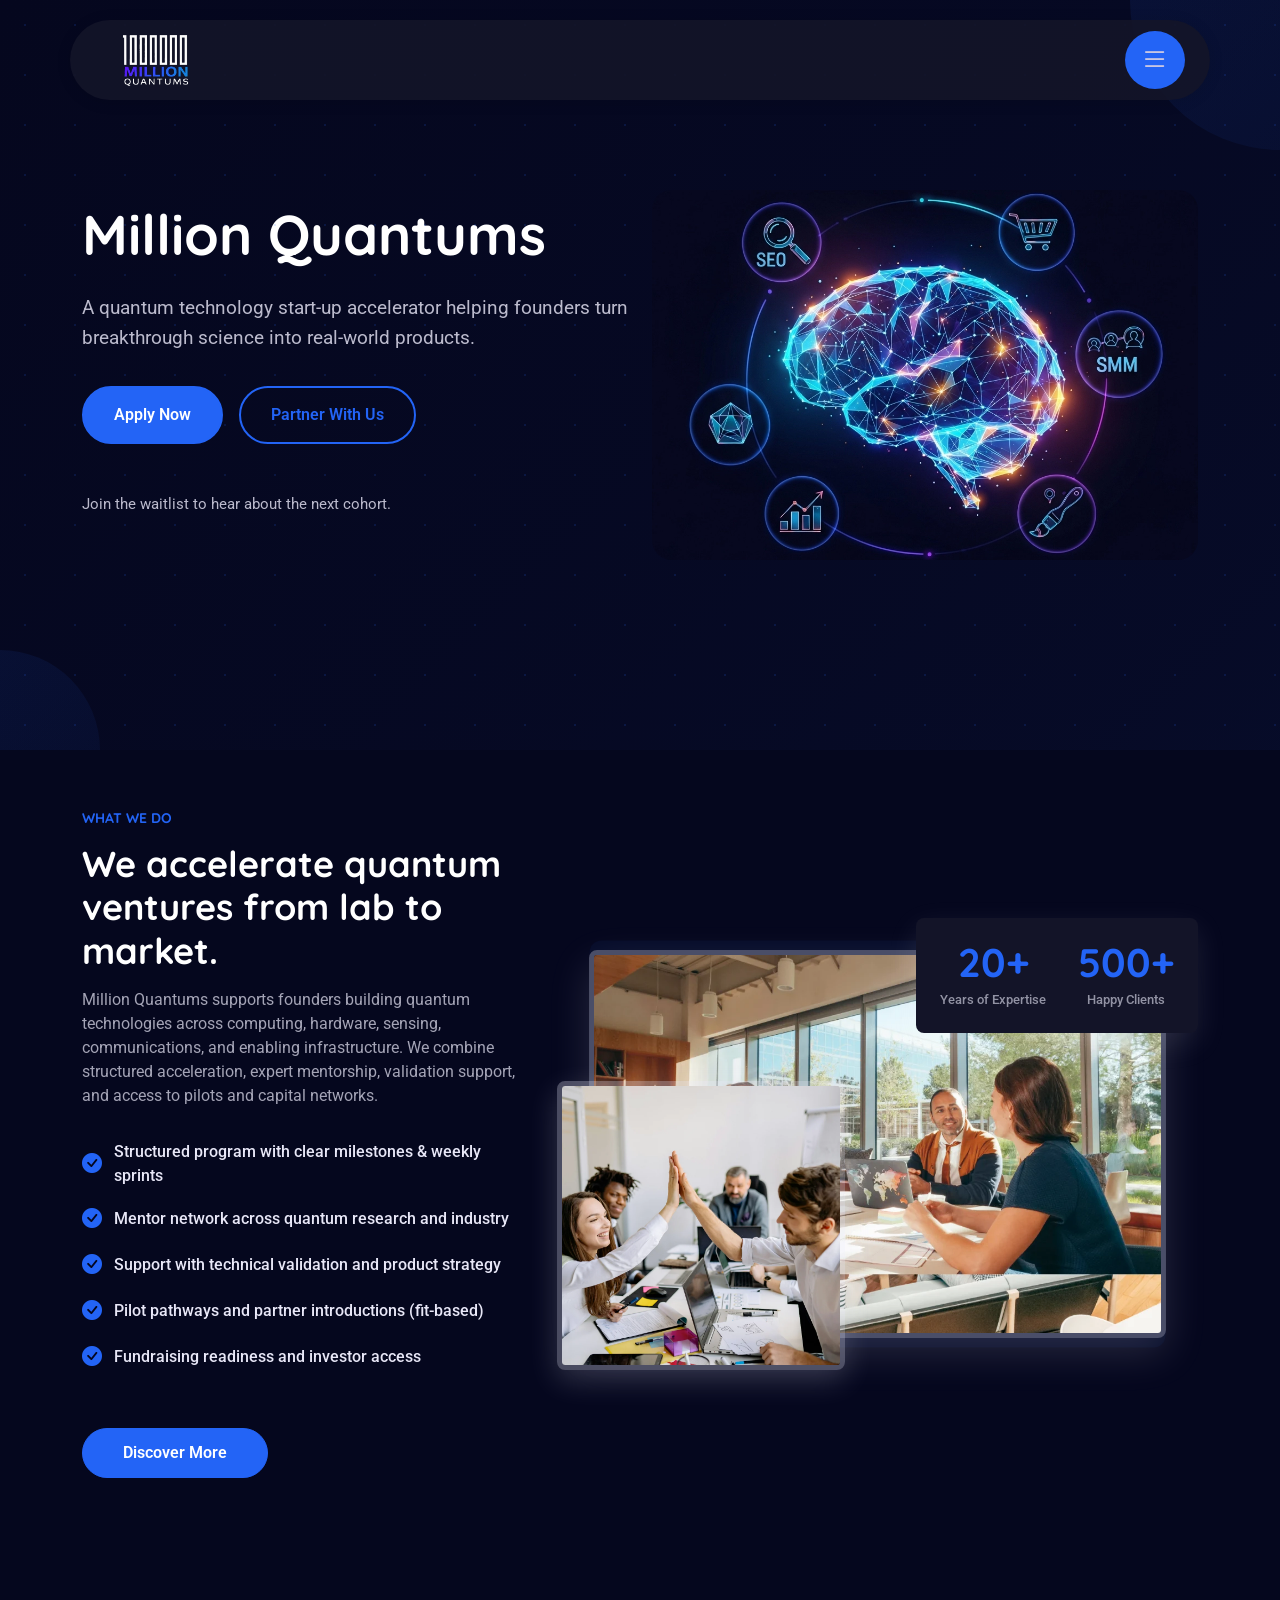
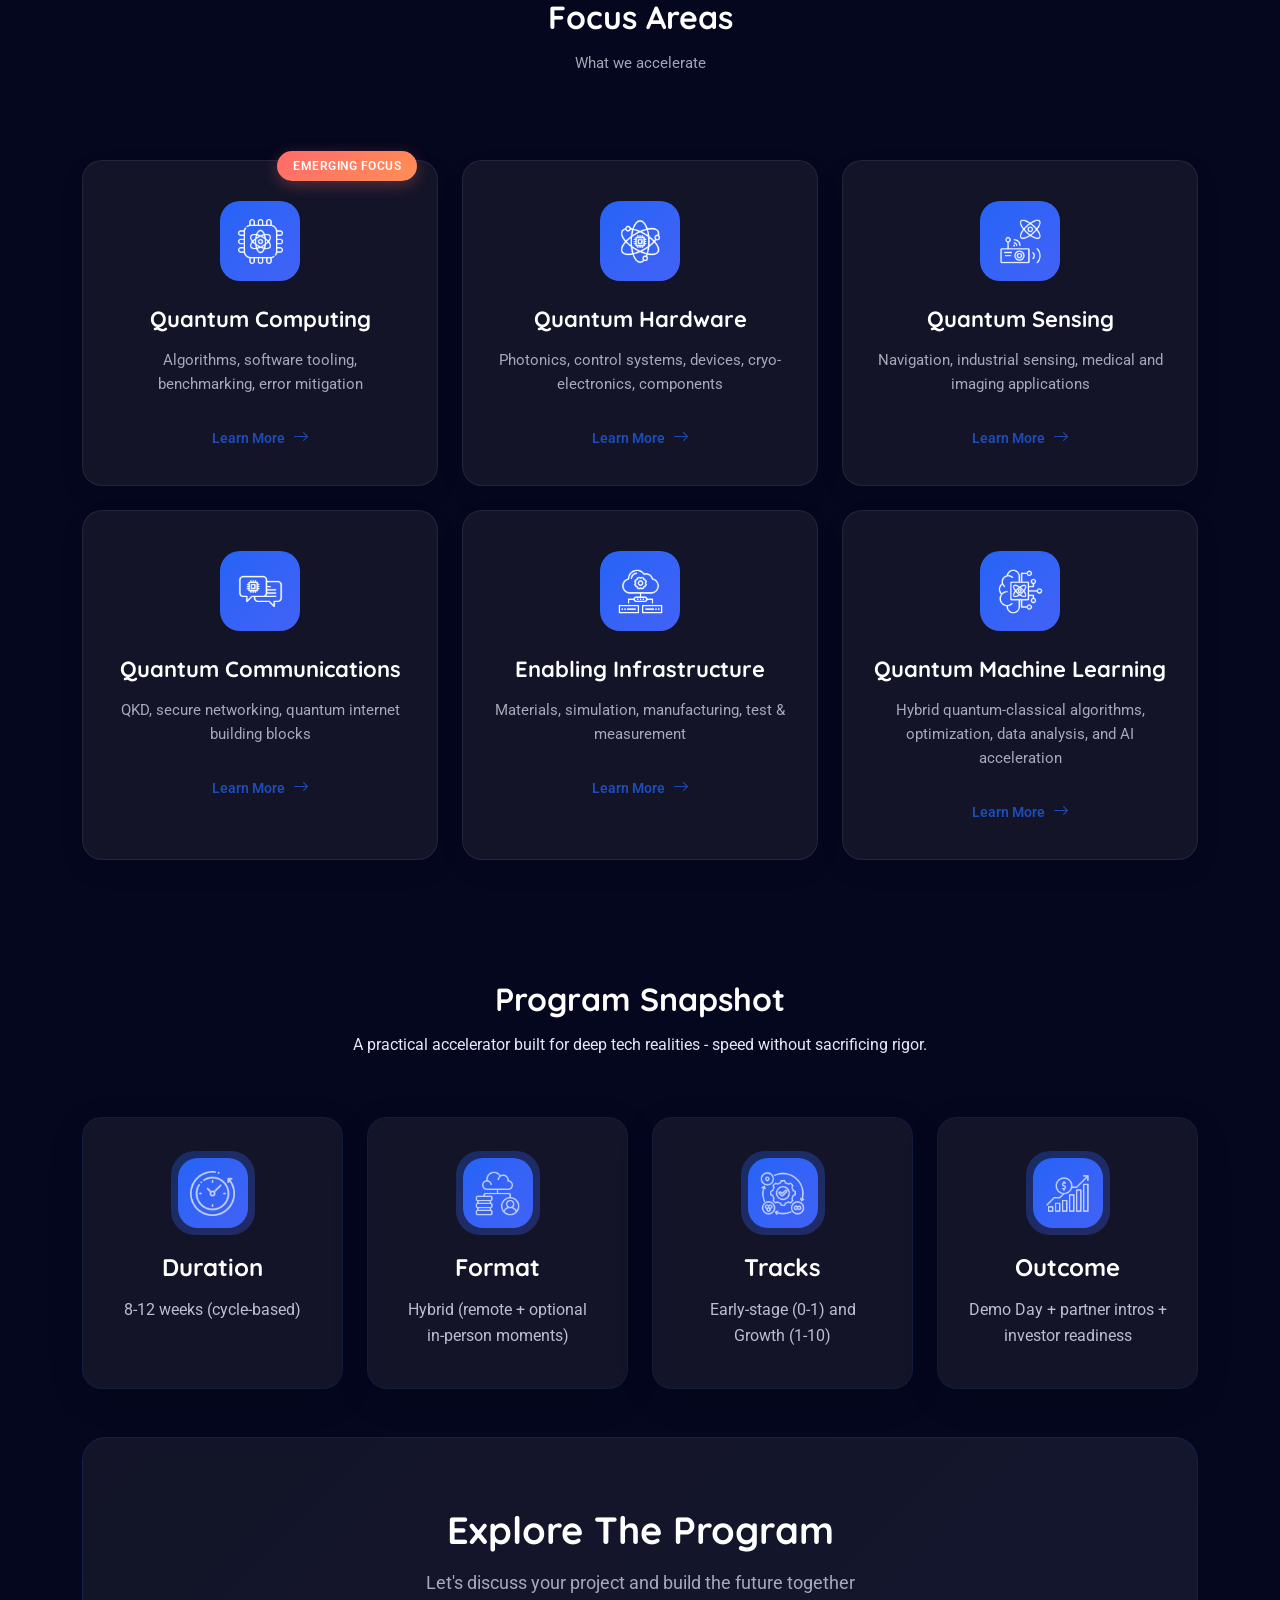
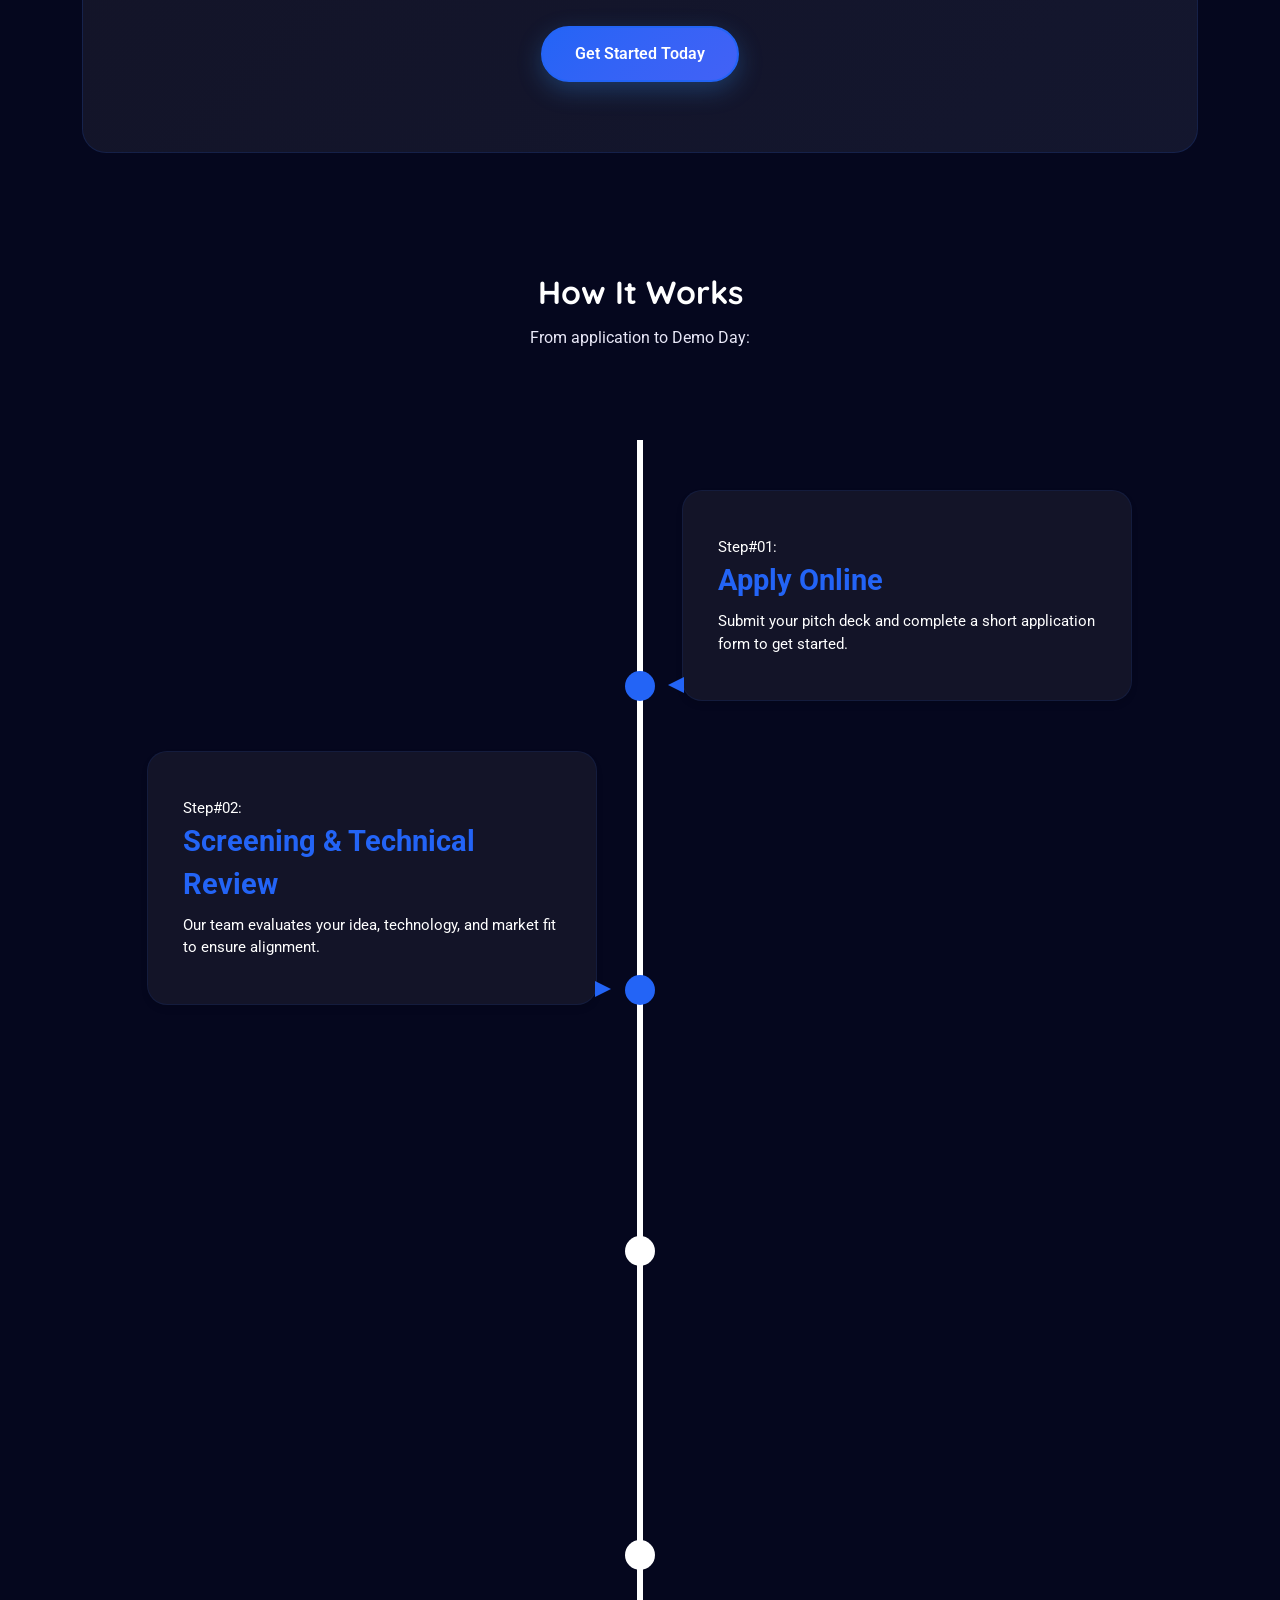
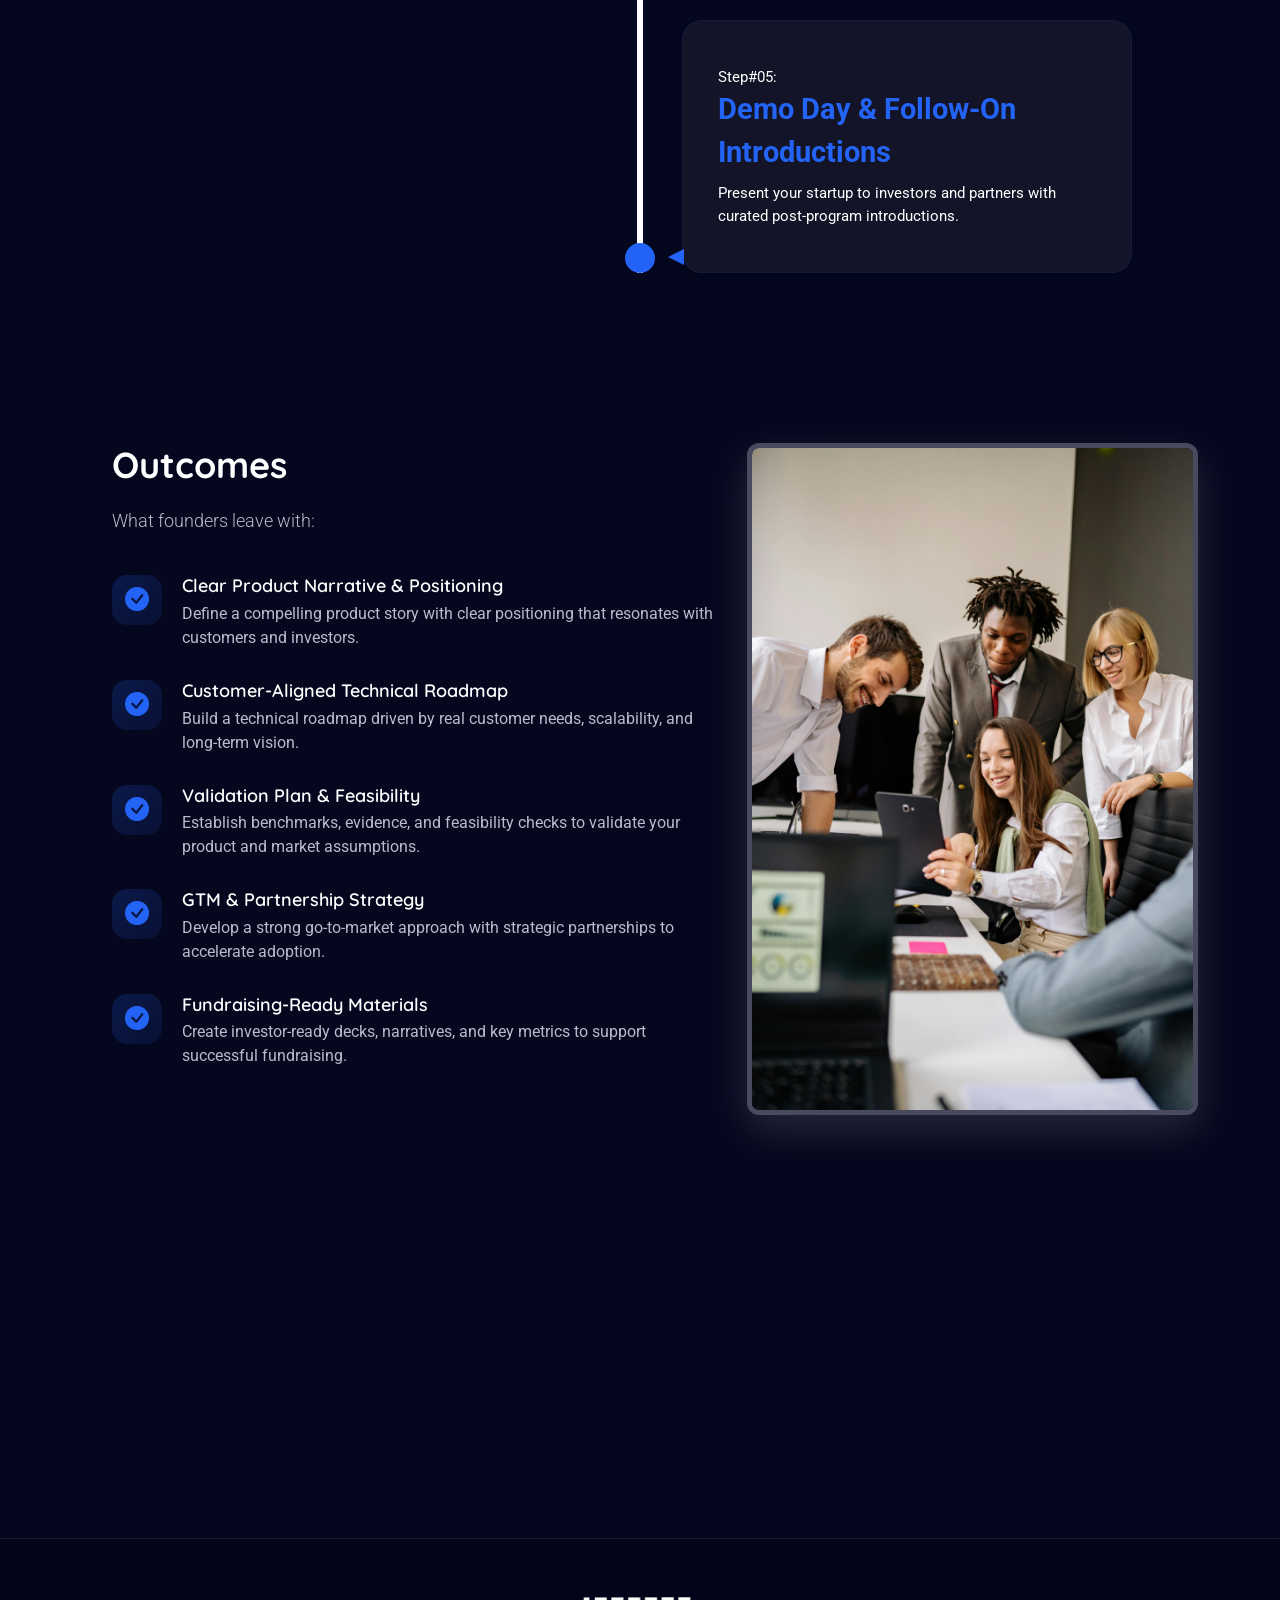
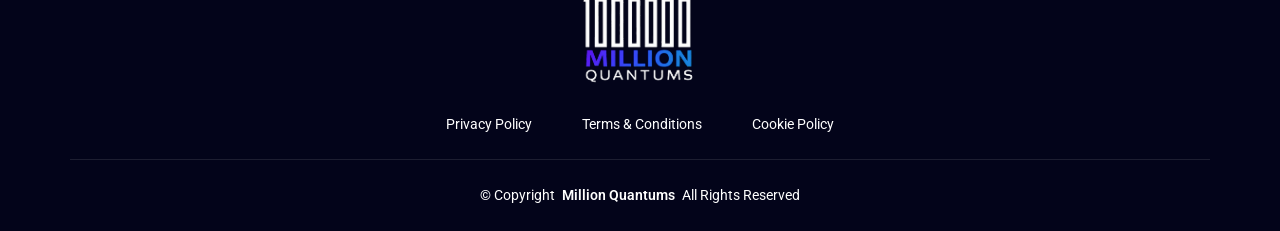
<file: index.html>
<!DOCTYPE html>
<html lang="en">

<head>
  <meta charset="utf-8">
  <meta content="width=device-width, initial-scale=1.0" name="viewport">
  <title>Million Quantum - From Quantum Discovery to World-Changing Reality</title>
  <meta name="description" content="">
  <meta name="keywords" content="">

  <!-- Favicons -->
  <link href="assets/img/millionquantum-favicon.png" rel="icon">
  <link href="assets/img/millionquantum-favicon.png" rel="apple-touch-icon">

  <!-- Fonts -->
  <link href="https://fonts.googleapis.com" rel="preconnect">
  <link href="https://fonts.gstatic.com" rel="preconnect" crossorigin>
  <link href="https://fonts.googleapis.com/css2?family=Roboto:ital,wght@0,100;0,300;0,400;0,500;0,700;0,900;1,100;1,300;1,400;1,500;1,700;1,900&family=Poppins:ital,wght@0,100;0,200;0,300;0,400;0,500;0,600;0,700;0,800;0,900;1,100;1,200;1,300;1,400;1,500;1,600;1,700;1,800;1,900&family=Quicksand:wght@300;400;500;600;700&display=swap" rel="stylesheet">

  <!-- Vendor CSS Files -->
  <link href="assets/vendor/bootstrap/css/bootstrap.min.css" rel="stylesheet">
  <link href="assets/vendor/bootstrap-icons/bootstrap-icons.css" rel="stylesheet">
  <link href="assets/vendor/aos/aos.css" rel="stylesheet">
  <link href="assets/vendor/swiper/swiper-bundle.min.css" rel="stylesheet">
  <link href="assets/vendor/glightbox/css/glightbox.min.css" rel="stylesheet">

  <!-- Main CSS File -->
  <link href="assets/css/main.css" rel="stylesheet">
</head>

<body class="index-page">

<header id="header" class="header d-flex align-items-center">
  <div class="header-container container-fluid container-xl position-relative d-flex align-items-center justify-content-between">
    
    <!-- Logo -->
    <a href="index.html" class="logo d-flex align-items-center">
      <img src="assets/img/Million Quantums Logo Header - Light.svg" alt="Million Quantums Logo">
    </a>

    <!-- Menu Toggle Button (Hamburger) -->
    <div class="menu-toggle" id="menu-toggle">
      <i class="bi bi-list"></i>
    </div>

    <!-- Full-screen Overlay Navigation -->
    <nav id="overlay-nav" class="overlay-nav">
      <div class="overlay-nav-close col-1" id="overlay-close">
        <i class="bi bi-x-lg"></i>
      </div>
      <div class="overlay-nav-info col-3">
        <!-- Logo -->
        <a href="index.html" class="logo d-flex align-items-start">
          <img src="assets/img/Million Quantums Logo Header - Light.svg" alt="Million Quantums Logo">
        </a>
        <p>A quantum technology start-up accelerator helping founders turn breakthrough science into real-world products.</p>
      </div>
       <ul class="overlay-nav-list col-8">
        <li class="active"><a href="index.html" class="overlay-nav-link active" data-num="01">Home</a></li>
        <li><a href="program.html" class="overlay-nav-link" data-num="02">Program</a></li>
        <li><a href="apply.html" class="overlay-nav-link" data-num="03">Apply</a></li>
        <li><a href="partners.html" class="overlay-nav-link" data-num="04">Partners</a></li>
        <li><a href="blog.html" class="overlay-nav-link" data-num="05">Blog</a></li>
        <li><a href="contact.html" class="overlay-nav-link" data-num="06">Contact</a></li>
      </ul>

    </nav>

  </div>
</header>

  <main class="main">

    <!-- Hero Section -->
    <section id="hero" class="hero section">

      <div class="container">
        <div class="row align-items-center">
          <div class="col-lg-6" data-aos="fade-right" data-aos-delay="100">
            <div class="hero-content">
              <h1>Million Quantums</h1>
              <p>A quantum technology start-up accelerator helping founders turn breakthrough science into real-world products.</p>
              <div class="hero-buttons">
                <a href="#" class="btn btn-primary">Apply Now</a>
                <a href="#" class="btn btn-outline">Partner With Us</a>
              </div>
              <div class="hero-note">
                <p>Join the waitlist to hear about the next cohort.</p>
              </div>
              
            </div>
          </div>
          <div class="col-lg-6" data-aos="fade-left" data-aos-delay="200">
            <div class="hero-visual">
              <div class="hero-image">
                <img src="assets/img/misc/misc-16.webp" alt="Digital Agency Hero" class="img-fluid">
              </div>
            </div>
          </div>
        </div>
      </div>

      <div class="hero-bg-elements">
        <div class="bg-shape shape-1"></div>
        <div class="bg-shape shape-2"></div>
        <div class="bg-particles"></div>
      </div>

    </section><!-- /Hero Section -->

    <!-- About Section -->
    <section id="about" class="about section">

      <div class="container" data-aos="fade-up" data-aos-delay="100">

        <div class="row gy-5 align-items-center">

          <div class="col-lg-5" data-aos="fade-right" data-aos-delay="200">
            <div class="content">
              <h6 class="subtitle">What We Do</h6>
              <h2>We accelerate quantum ventures from lab to market.</h2>
              <p>
                Million Quantums supports founders building quantum technologies across computing, hardware, sensing, communications, and enabling infrastructure. We combine structured acceleration, expert mentorship, validation support, and access to pilots and capital networks.
              </p>

              <ul class="features-list">
                <li><i class="bi bi-check-circle-fill"></i><span>Structured program with clear milestones & weekly sprints</span></li>
                <li><i class="bi bi-check-circle-fill"></i><span>Mentor network across quantum research and industry</span></li>
                <li><i class="bi bi-check-circle-fill"></i><span>Support with technical validation and product strategy</span></li>
                <li><i class="bi bi-check-circle-fill"></i><span>Pilot pathways and partner introductions (fit-based)</span></li>
                <li><i class="bi bi-check-circle-fill"></i><span>Fundraising readiness and investor access</span></li>
              </ul>

              <a href="#" class="btn btn-primary">Discover More</a>
            </div>
          </div>

          <div class="col-lg-7" data-aos="fade-left" data-aos-delay="300">
            <div class="image-composition">
              <div class="image-main">
                <img src="assets/img/about/about-9.webp" alt="Modern office with a team working" class="img-fluid" loading="lazy">
              </div>
              <div class="image-secondary">
                <img src="assets/img/about/about-square-8.webp" alt="Collaborative discussion" class="img-fluid" loading="lazy">
              </div>
              <div class="stats-card">
                <div class="stats-item">
                  <h3>20+</h3>
                  <p>Years of Expertise</p>
                </div>
                <div class="stats-item">
                  <h3>500+</h3>
                  <p>Happy Clients</p>
                </div>
              </div>
            </div>
          </div>

        </div>

      </div>

    </section><!-- /About Section -->

    <!-- Services Section -->
    <section id="services" class="services section">
      <!-- Section Title -->
      <div class="container section-title" data-aos="fade-up">
        <h2>Focus Areas</h2>
        <p>What we accelerate</p>
      </div><!-- End Section Title -->

      <div class="container" data-aos="fade-up" data-aos-delay="100">
        <div class="row gy-4">

          <!-- Quantum Computing -->
          <div class="col-lg-4 col-md-6" data-aos="fade-up" data-aos-delay="200">
            <div class="service-card">
              <div class="service-icon">
                <img src="assets/img/icons/quantum-computing.png">
              </div>
              <h4>Quantum Computing</h4>
              <p>Algorithms, software tooling, benchmarking, error mitigation</p>
              <a href="#contact" class="service-link">
                <span>Learn More</span>
                <i class="bi bi-arrow-right"></i>
              </a>
              <div class="service-badge">Emerging Focus</div>

            </div>
          </div>

          <!-- Quantum Hardware -->
          <div class="col-lg-4 col-md-6" data-aos="fade-up" data-aos-delay="300">
            <div class="service-card">
              <div class="service-icon">
                <img src="assets/img/icons/quantum.png">
              </div>
              <h4>Quantum Hardware</h4>
              <p>Photonics, control systems, devices, cryo-electronics, components</p>
              <a href="#contact" class="service-link">
                <span>Learn More</span>
                <i class="bi bi-arrow-right"></i>
              </a>
            </div>
          </div>

          <!-- Quantum Sensing -->
          <div class="col-lg-4 col-md-6" data-aos="fade-up" data-aos-delay="400">
            <div class="service-card">
              <div class="service-icon">
                <img src="assets/img/icons/sensing.png">
              </div>
              <h4>Quantum Sensing</h4>
              <p>Navigation, industrial sensing, medical and imaging applications</p>
              <a href="#contact" class="service-link">
                <span>Learn More</span>
                <i class="bi bi-arrow-right"></i>
              </a>
            </div>
          </div>

          <!-- Quantum Communications -->
          <div class="col-lg-4 col-md-6" data-aos="fade-up" data-aos-delay="500">
            <div class="service-card">
              <div class="service-icon">
                <img src="assets/img/icons/chat.png">
              </div>
              <h4>Quantum Communications</h4>
              <p>QKD, secure networking, quantum internet building blocks</p>
              <a href="#contact" class="service-link">
                <span>Learn More</span>
                <i class="bi bi-arrow-right"></i>
              </a>
            </div>
          </div>

          <!-- Enabling Infrastructure -->
          <div class="col-lg-4 col-md-6" data-aos="fade-up" data-aos-delay="200">
            <div class="service-card">
              <div class="service-icon">
                <img src="assets/img/icons/infrastructure.png">
              </div>
              <h4>Enabling Infrastructure</h4>
              <p>Materials, simulation, manufacturing, test & measurement</p>
              <a href="#contact" class="service-link">
                <span>Learn More</span>
                <i class="bi bi-arrow-right"></i>
              </a>
            </div>
          </div>

          <!-- Additional: Quantum Machine Learning (suggested addition) -->
          <div class="col-lg-4 col-md-6" data-aos="fade-up" data-aos-delay="300">
            <div class="service-card">
              <div class="service-icon">
                <img src="assets/img/icons/machine-learning.png">
              </div>
              <h4>Quantum Machine Learning</h4>
              <p>Hybrid quantum-classical algorithms, optimization, data analysis, and AI acceleration</p>
              <a href="#contact" class="service-link">
                <span>Learn More</span>
                <i class="bi bi-arrow-right"></i>
              </a>
            </div>
          </div>

        </div>
      </div>
    </section><!-- /Services Section -->


    <!-- Why Us Section -->
    <section id="why-us" class="why-us section">

      <!-- Section Title -->
      <div class="container section-title" data-aos="fade-up">
        <h2>Program Snapshot</h2>
        <p>A practical accelerator built for deep tech realities - speed without sacrificing rigor.</p>
      </div><!-- End Section Title -->

      <div class="container" data-aos="fade-up" data-aos-delay="100">

        <div class="row g-4">

          <div class="col-lg-3 col-md-6" data-aos="fade-up" data-aos-delay="200">
            <div class="feature-card">
              <div class="icon-wrapper">
                <img src="assets/img/icons/back-in-time.png">
              </div>
              <h4>Duration</h4>
              <p>8-12 weeks (cycle-based)</p>
            </div>
          </div><!-- End Feature Card -->

          <div class="col-lg-3 col-md-6" data-aos="fade-up" data-aos-delay="200">
            <div class="feature-card">
              <div class="icon-wrapper">
                <img src="assets/img/icons/cloud-service.png">
              </div>
              <h4>Format</h4>
              <p>Hybrid (remote + optional in-person moments)</p>
            </div>
          </div><!-- End Feature Card -->

          <div class="col-lg-3 col-md-6" data-aos="fade-up" data-aos-delay="200">
            <div class="feature-card">
              <div class="icon-wrapper">
                <img src="assets/img/icons/phases.png">
              </div>
              <h4>Tracks</h4>
              <p>Early-stage (0-1) and Growth (1-10)</p>
            </div>
          </div><!-- End Feature Card -->

          <div class="col-lg-3 col-md-6" data-aos="fade-up" data-aos-delay="200">
            <div class="feature-card">
              <div class="icon-wrapper">
                <img src="assets/img/icons/growth.png">
              </div>
              <h4>Outcome</h4>
              <p>Demo Day + partner intros + investor readiness</p>
            </div>
          </div><!-- End Feature Card -->

        </div>

        <div class="row mt-5">
          <div class="col-12 text-center" data-aos="fade-up" data-aos-delay="400">
            <div class="why-us-cta">
              <h3>Explore The Program</h3>
              <p>Let's discuss your project and build the future together</p>
              <a href="#contact" class="btn btn-primary">Get Started Today</a>
            </div>
          </div>
        </div>

      </div>

    </section><!-- /Why Us Section -->

    <!-- How It Works -->
    <section class="timeline">
      <!-- Section Title -->
      <div class="container section-title" data-aos="fade-up">
        <h2>How It Works</h2>
        <p>From application to Demo Day:</p>
      </div><!-- End Section Title -->

      <div class="container" data-aos="fade-up">
        <ul>
          <li>
            <div>
              <span>Step#01: </span>
              <time>Apply Online</time>
              Submit your pitch deck and complete a short application form to get started.
            </div>
          </li>

          <li>
            <div>
              <span>Step#02: </span>
              <time>Screening & Technical Review</time>
              Our team evaluates your idea, technology, and market fit to ensure alignment.
            </div>
          </li>

          <li>
            <div>
              <span>Step#03: </span>
              <time>Founder Interviews</time>
              Selected founders are invited for interviews to assess vision, execution, and team strength.
            </div>
          </li>

          <li>
            <div>
              <span>Step#04: </span>
              <time>Program Kickoff & Weekly Sprints</time>
              The program begins with structured sprints, mentorship, and hands-on execution.
            </div>
          </li>

          <li>
            <div>
              <span>Step#05: </span>
              <time>Demo Day & Follow-On Introductions</time>
              Present your startup to investors and partners with curated post-program introductions.
            </div>
          </li>
        </ul>
      </div>

    </section>
    <!-- End How It Works -->



    <!-- Why Us Section -->
    <section id="why-us" class="why-us section">

      <div class="container" data-aos="fade-up" data-aos-delay="100">

        <div class="row mt-1">
          

          <div class="col-lg-7" data-aos="fade-left" data-aos-delay="300">
            <div class="feature-content">
              <h3>Outcomes</h3>
              <p class="lead">What founders leave with:</p>

              <div class="feature-list">

                <div class="feature-item">
                  <div class="feature-icon">
                    <i class="bi bi-check-circle-fill"></i>
                  </div>
                  <div class="feature-text">
                    <h5>Clear Product Narrative & Positioning</h5>
                    <p>Define a compelling product story with clear positioning that resonates with customers and investors.</p>
                  </div>
                </div>

                <div class="feature-item">
                  <div class="feature-icon">
                    <i class="bi bi-check-circle-fill"></i>
                  </div>
                  <div class="feature-text">
                    <h5>Customer-Aligned Technical Roadmap</h5>
                    <p>Build a technical roadmap driven by real customer needs, scalability, and long-term vision.</p>
                  </div>
                </div>

                <div class="feature-item">
                  <div class="feature-icon">
                    <i class="bi bi-check-circle-fill"></i>
                  </div>
                  <div class="feature-text">
                    <h5>Validation Plan & Feasibility</h5>
                    <p>Establish benchmarks, evidence, and feasibility checks to validate your product and market assumptions.</p>
                  </div>
                </div>

                <div class="feature-item">
                  <div class="feature-icon">
                    <i class="bi bi-check-circle-fill"></i>
                  </div>
                  <div class="feature-text">
                    <h5>GTM & Partnership Strategy</h5>
                    <p>Develop a strong go-to-market approach with strategic partnerships to accelerate adoption.</p>
                  </div>
                </div>

                <div class="feature-item">
                  <div class="feature-icon">
                    <i class="bi bi-check-circle-fill"></i>
                  </div>
                  <div class="feature-text">
                    <h5>Fundraising-Ready Materials</h5>
                    <p>Create investor-ready decks, narratives, and key metrics to support successful fundraising.</p>
                  </div>
                </div>

              </div>
            </div>
          </div>

          <div class="col-lg-5" data-aos="fade-right" data-aos-delay="200">
            <div class="feature-showcase">
              <img src="assets/img/pexels-yankrukov-7793688.jpg" alt="Creative Process" class="img-fluid">
            </div>
          </div>
        </div>

        <div class="row mt-5">
          <div class="col-12 text-center" data-aos="fade-up" data-aos-delay="400">
            <div class="why-us-cta">
              <h3>Build the quantum future - faster</h3>
              <p>Apply to the next cohort, or partner with us to support quantum commercialization.</p>
              <div class="why-us-cta-buttons">
                <a href="#contact" class="btn btn-primary">Apply Now</a>
                <a href="#" class="btn btn-outline">Partner With Us</a>
              </div>
            </div>
          </div>
        </div>

      </div>

    </section><!-- /Why Us Section -->

    

   

    

  </main>

  <footer id="footer" class="footer position-relative dark-background">

    <div class="container footer-top">
      <div class="row gy-4">
        <div class="col-lg-12 col-md-6 footer-about">
          <a href="index.html" class="logo d-flex align-items-center">
            <img src="assets/img/Million Quantums Logo Header - Light.svg" alt="Million Quantums Logo">
          </a>
          <div class="policy-links d-flex mt-4">
            <a href="">Privacy Policy</a>
            <a href="">Terms & Conditions</a>
            <a href="">Cookie Policy</a>
          </div>
        </div>

      </div>
    </div>

    <div class="container copyright text-center mt-4">
      <p>© <span>Copyright</span> <a href="#" class="px-1 sitename">Million Quantums</a> <span>All Rights Reserved</span></p>
    </div>

  </footer>

  <!-- Scroll Top -->
  <a href="#" id="scroll-top" class="scroll-top d-flex align-items-center justify-content-center"><i class="bi bi-arrow-up-short"></i></a>

  <!-- Preloader -->
  <div id="preloader"></div>

  <!-- Vendor JS Files -->
  <script src="assets/vendor/bootstrap/js/bootstrap.bundle.min.js"></script>
  <script src="assets/vendor/php-email-form/validate.js"></script>
  <script src="assets/vendor/aos/aos.js"></script>
  <script src="assets/vendor/purecounter/purecounter_vanilla.js"></script>
  <script src="assets/vendor/imagesloaded/imagesloaded.pkgd.min.js"></script>
  <script src="assets/vendor/isotope-layout/isotope.pkgd.min.js"></script>
  <script src="assets/vendor/swiper/swiper-bundle.min.js"></script>
  <script src="assets/vendor/glightbox/js/glightbox.min.js"></script>

  <!-- Main JS File -->
  <script src="assets/js/main.js"></script>

  <script>
  const menuToggle = document.getElementById('menu-toggle');
  const overlayNav = document.getElementById('overlay-nav');
  const overlayClose = document.getElementById('overlay-close');

  // Open menu
  menuToggle.addEventListener('click', function() {
    overlayNav.classList.add('active');
    menuToggle.style.opacity = '0';
    menuToggle.style.visibility = 'hidden';
  });

  // Close menu
  overlayClose.addEventListener('click', function() {
    overlayNav.classList.remove('active');
    menuToggle.style.opacity = '1';
    menuToggle.style.visibility = 'visible';
  });

  // Close when clicking a link
  document.querySelectorAll('.overlay-nav-link').forEach(link => {
    link.addEventListener('click', () => {
      overlayNav.classList.remove('active');
      menuToggle.style.opacity = '1';
      menuToggle.style.visibility = 'visible';
    });
  });

  // Optional: Close on Escape key
  document.addEventListener('keydown', (e) => {
    if (e.key === 'Escape' && overlayNav.classList.contains('active')) {
      overlayNav.classList.remove('active');
      menuToggle.style.opacity = '1';
      menuToggle.style.visibility = 'visible';
    }
  });
</script>

<script type="text/javascript">
  (function () {
  "use strict";

  // define variables
  var items = document.querySelectorAll(".timeline li");

  // check if an element is in viewport
  // http://stackoverflow.com/questions/123999/how-to-tell-if-a-dom-element-is-visible-in-the-current-viewport
  function isElementInViewport(el) {
    var rect = el.getBoundingClientRect();
    return (
      rect.top >= 0 &&
      rect.left >= 0 &&
      rect.bottom <=
        (window.innerHeight || document.documentElement.clientHeight) &&
      rect.right <= (window.innerWidth || document.documentElement.clientWidth)
    );
  }

  function callbackFunc() {
    for (var i = 0; i < items.length; i++) {
      if (isElementInViewport(items[i])) {
        items[i].classList.add("in-view");
      }
    }
  }

  // listen for events
  window.addEventListener("load", callbackFunc);
  window.addEventListener("resize", callbackFunc);
  window.addEventListener("scroll", callbackFunc);
})();

</script>

</body>

</html>
</file>
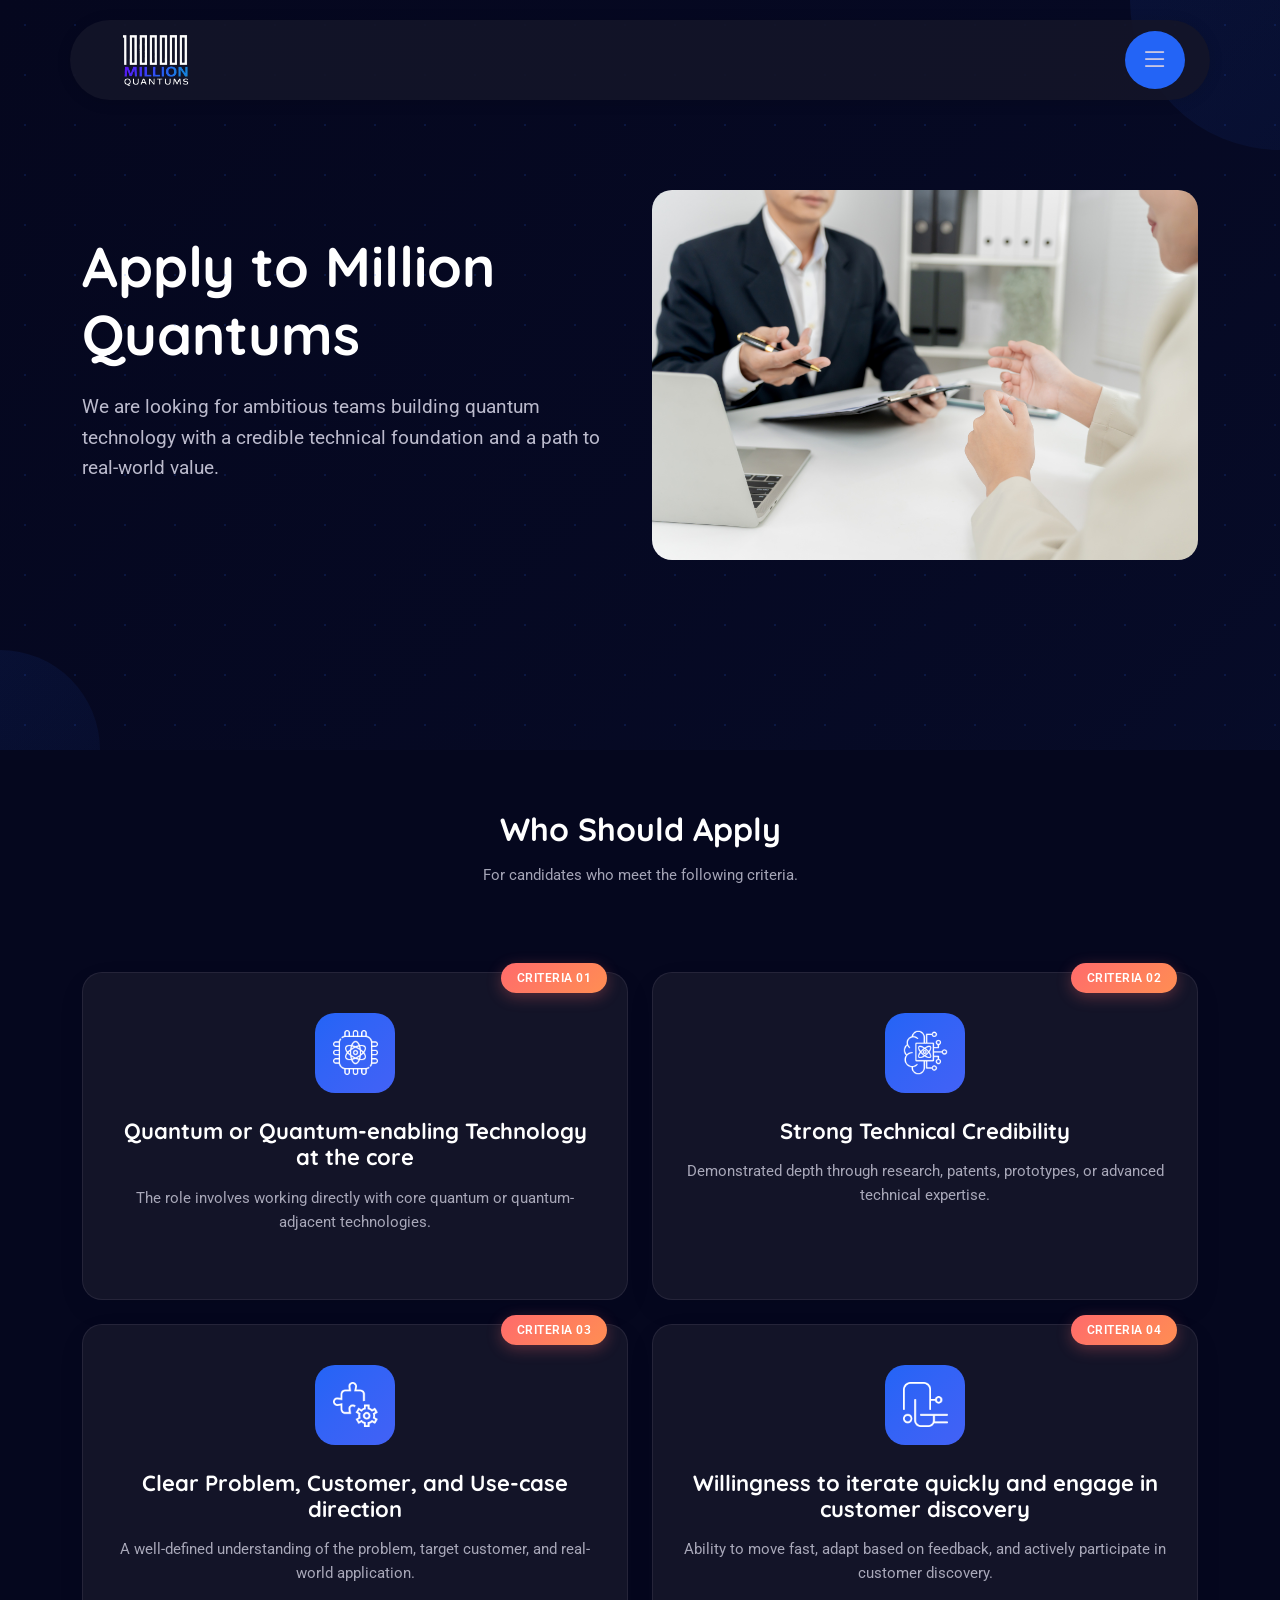
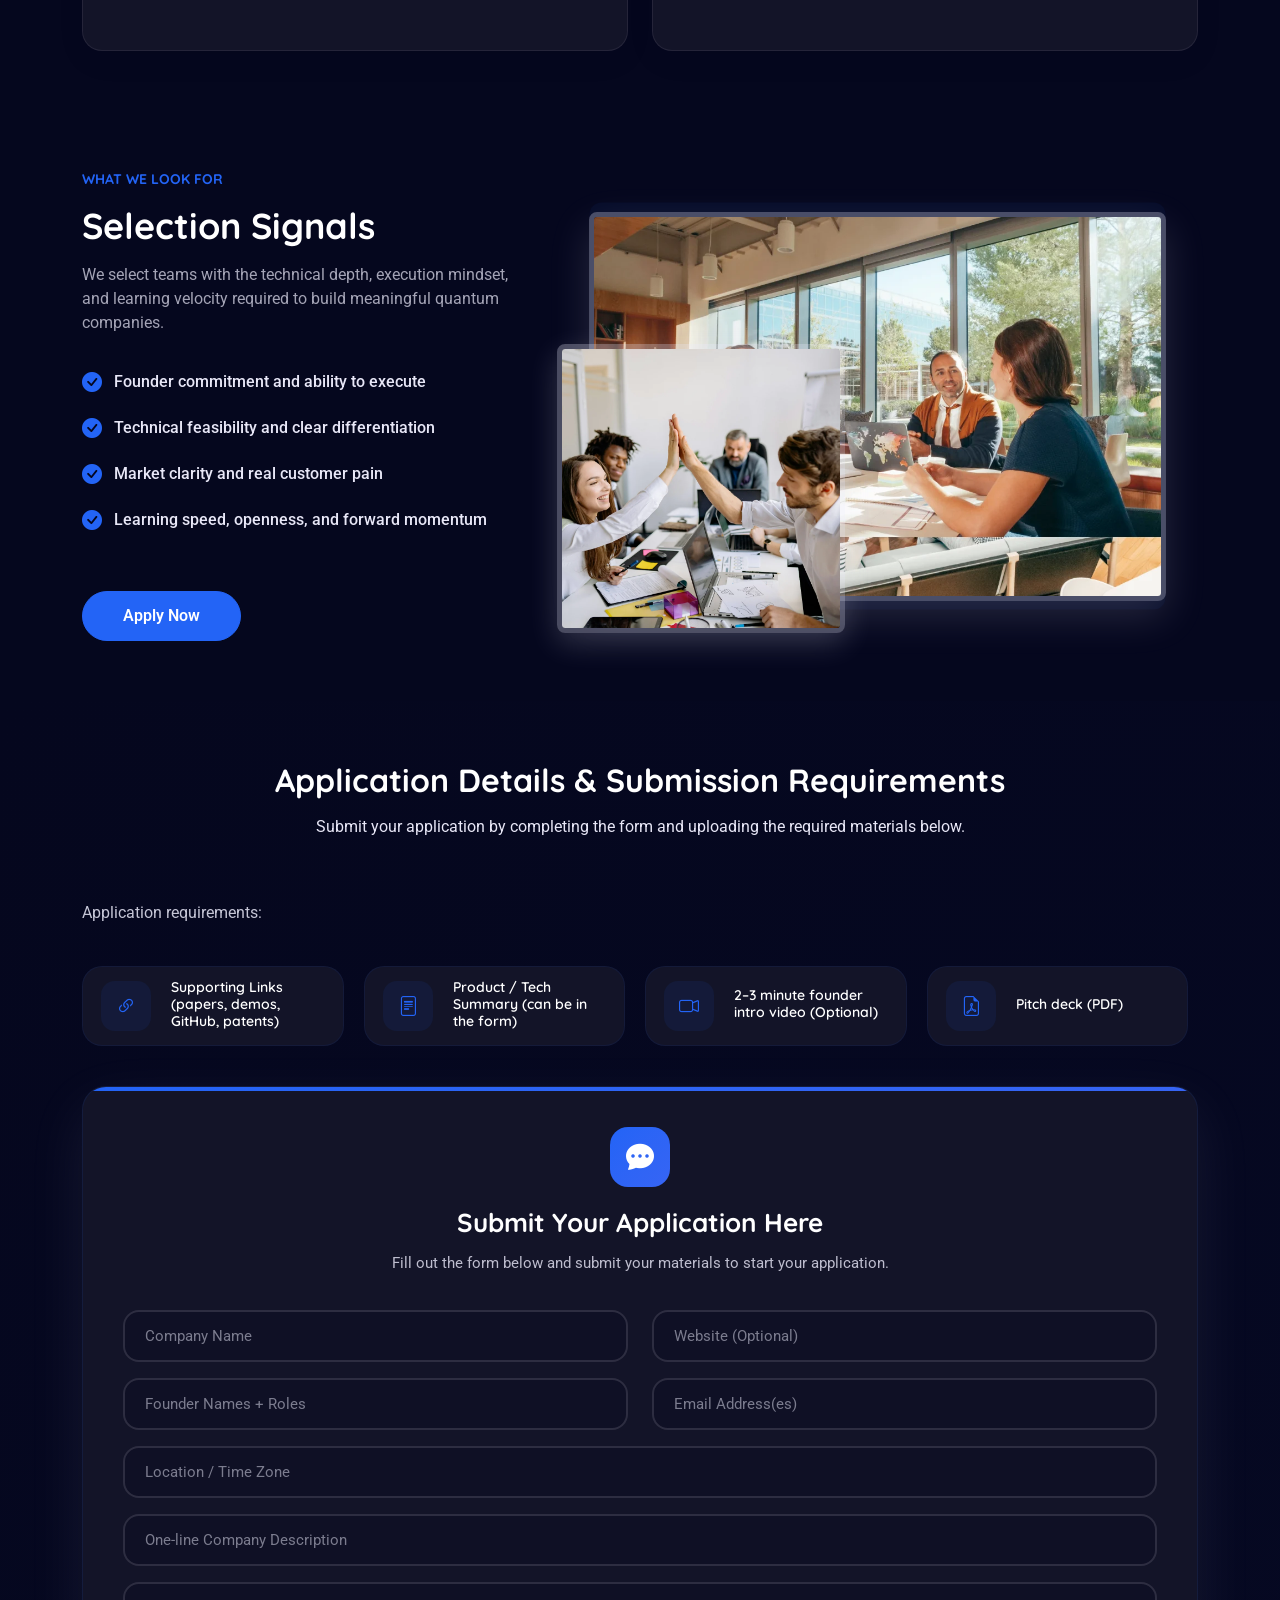
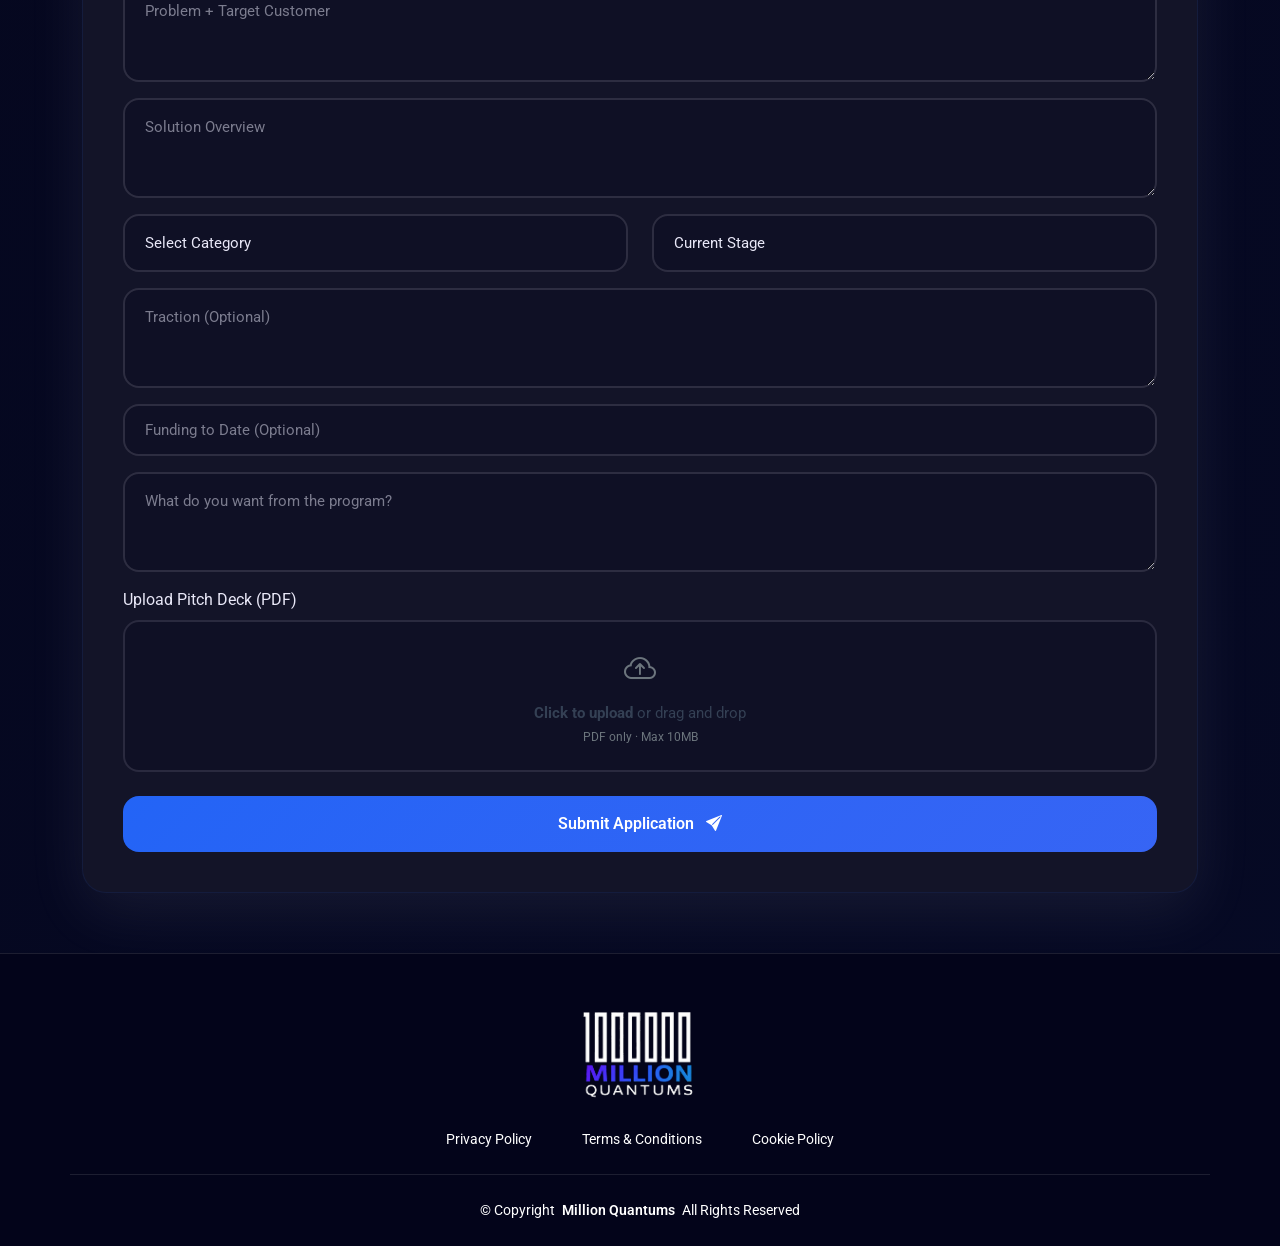
<file: apply.html>
<!DOCTYPE html>
<html lang="en">

<head>
  <meta charset="utf-8">
  <meta content="width=device-width, initial-scale=1.0" name="viewport">
  <title>Apply - Million Quantum</title>
  <meta name="description" content="">
  <meta name="keywords" content="">

  <!-- Favicons -->
  <link href="assets/img/millionquantum-favicon.png" rel="icon">
  <link href="assets/img/millionquantum-favicon.png" rel="apple-touch-icon">

  <!-- Fonts -->
  <link href="https://fonts.googleapis.com" rel="preconnect">
  <link href="https://fonts.gstatic.com" rel="preconnect" crossorigin>
  <link href="https://fonts.googleapis.com/css2?family=Roboto:ital,wght@0,100;0,300;0,400;0,500;0,700;0,900;1,100;1,300;1,400;1,500;1,700;1,900&family=Poppins:ital,wght@0,100;0,200;0,300;0,400;0,500;0,600;0,700;0,800;0,900;1,100;1,200;1,300;1,400;1,500;1,600;1,700;1,800;1,900&family=Quicksand:wght@300;400;500;600;700&display=swap" rel="stylesheet">

  <!-- Vendor CSS Files -->
  <link href="assets/vendor/bootstrap/css/bootstrap.min.css" rel="stylesheet">
  <link href="assets/vendor/bootstrap-icons/bootstrap-icons.css" rel="stylesheet">
  <link href="assets/vendor/aos/aos.css" rel="stylesheet">
  <link href="assets/vendor/swiper/swiper-bundle.min.css" rel="stylesheet">
  <link href="assets/vendor/glightbox/css/glightbox.min.css" rel="stylesheet">

  <!-- Main CSS File -->
  <link href="assets/css/main.css" rel="stylesheet">

</head>

<body class="starter-page-page">

  <header id="header" class="header d-flex align-items-center">
  <div class="header-container container-fluid container-xl position-relative d-flex align-items-center justify-content-between">
    
    <!-- Logo -->
    <a href="index.html" class="logo d-flex align-items-center">
      <img src="assets/img/Million Quantums Logo Header - Light.svg" alt="Million Quantums Logo">
    </a>

    <!-- Menu Toggle Button (Hamburger) -->
    <div class="menu-toggle" id="menu-toggle">
      <i class="bi bi-list"></i>
    </div>

    <!-- Full-screen Overlay Navigation -->
    <nav id="overlay-nav" class="overlay-nav">
      <div class="overlay-nav-close col-1" id="overlay-close">
        <i class="bi bi-x-lg"></i>
      </div>
      <div class="overlay-nav-info Scol-3">
        <!-- Logo -->
        <a href="index.html" class="logo d-flex align-items-start">
          <img src="assets/img/Million Quantums Logo Header - Light.svg" alt="Million Quantums Logo">
        </a>
        <p>A quantum technology start-up accelerator helping founders turn breakthrough science into real-world products.</p>
      </div>
       <ul class="overlay-nav-list col-8">
        <li><a href="index.html" class="overlay-nav-link" data-num="01">Home</a></li>
        <li><a href="program.html" class="overlay-nav-link" data-num="02">Program</a></li>
        <li class="active"><a href="apply.html" class="overlay-nav-link active" data-num="03">Apply</a></li>
        <li><a href="partners.html" class="overlay-nav-link" data-num="04">Partners</a></li>
        <li><a href="blog.html" class="overlay-nav-link" data-num="05">Blog</a></li>
        <li><a href="contact.html" class="overlay-nav-link" data-num="06">Contact</a></li>
      </ul>

    </nav>

  </div>
</header>

  <main class="main">
    <!-- Hero Section -->
    <section id="hero" class="hero section">

      <div class="container">
        <div class="row align-items-center">
          <div class="col-lg-6" data-aos="fade-right" data-aos-delay="100">
            <div class="hero-content">
              <h1>Apply to Million Quantums</h1>
              <p>We are looking for ambitious teams building quantum technology with a credible technical foundation and a path to real-world value.</p>         
            </div>
          </div>
          <div class="col-lg-6" data-aos="fade-left" data-aos-delay="200">
            <div class="hero-visual">
              <div class="hero-image">
                <img src="assets/img/misc/ApplyHeroBG.png" alt="Digital Agency Hero" class="img-fluid">
              </div>
            </div>
          </div>
        </div>
      </div>

      <div class="hero-bg-elements">
        <div class="bg-shape shape-1"></div>
        <div class="bg-shape shape-2"></div>
        <div class="bg-particles"></div>
      </div>

    </section><!-- /Hero Section -->

   <!-- Services Section -->
<section id="services" class="services section">
  <!-- Section Title -->
  <div class="container section-title" data-aos="fade-up">
    <h2>Who Should Apply</h2>
   <p>For candidates who meet the following criteria.</p>
  </div><!-- End Section Title -->

  <div class="container" data-aos="fade-up" data-aos-delay="100">
    <div class="row gy-4">

      <!-- Early Stage (0-1) -->
      <div class="col-lg-6 col-md-6" data-aos="fade-up" data-aos-delay="200">
        <div class="service-card">
          <div class="service-icon">
            <img src="assets/img/icons/quantum-computing.png">
          </div>
          <h4>Quantum or Quantum-enabling Technology at the core</h4>
          <p>The role involves working directly with core quantum or quantum-adjacent technologies.</p>
          <div class="service-badge">Criteria 01</div>
        </div>
      </div>

      <!-- Early Stage (0-1) -->
      <div class="col-lg-6 col-md-6" data-aos="fade-up" data-aos-delay="200">
        <div class="service-card">
          <div class="service-icon">
            <img src="assets/img/icons/machine-learning.png">
          </div>
          <h4>Strong Technical Credibility</h4>
          <p>Demonstrated depth through research, patents, prototypes, or advanced technical expertise.</p>
          <div class="service-badge">Criteria 02</div>
        </div>
      </div>

      <!-- Early Stage (0-1) -->
      <div class="col-lg-6 col-md-6" data-aos="fade-up" data-aos-delay="200">
        <div class="service-card">
          <div class="service-icon">
            <img src="assets/img/icons/puzzle-piece-integration.png">
          </div>
          <h4>Clear Problem, Customer, and Use-case direction</h4>
          <p>A well-defined understanding of the problem, target customer, and real-world application.</p>
          <div class="service-badge">Criteria 03</div>
        </div>
      </div>

      <!-- Early Stage (0-1) -->
      <div class="col-lg-6 col-md-6" data-aos="fade-up" data-aos-delay="200">
        <div class="service-card">
          <div class="service-icon">
            <img src="assets/img/icons/person-presenting.png">
          </div>
          <h4>Willingness to iterate quickly and engage in customer discovery</h4>
          <p>Ability to move fast, adapt based on feedback, and actively participate in customer discovery.</p>
          <div class="service-badge">Criteria 04</div>
        </div>
      </div>


    </div>
  </div>
</section><!-- /Services Section -->


    <!-- About Section -->
    <section id="about" class="about section">

      <div class="container" data-aos="fade-up" data-aos-delay="100">

        <div class="row gy-5 align-items-center">

          <div class="col-lg-5" data-aos="fade-right" data-aos-delay="200">
            <div class="content">
              <h6 class="subtitle">What We Look For</h6>
              <h2>Selection Signals</h2>
              <p>
                We select teams with the technical depth, execution mindset, and learning velocity required to build meaningful quantum companies.
              </p>

              <ul class="features-list">
                <li><i class="bi bi-check-circle-fill"></i><span>Founder commitment and ability to execute</span></li>
                <li><i class="bi bi-check-circle-fill"></i><span>Technical feasibility and clear differentiation</span></li>
                <li><i class="bi bi-check-circle-fill"></i><span>Market clarity and real customer pain</span></li>
                <li><i class="bi bi-check-circle-fill"></i><span>Learning speed, openness, and forward momentum</span></li>
              </ul>

              <a href="#contact" class="btn btn-primary">Apply Now</a>
            </div>
          </div>

          <div class="col-lg-7" data-aos="fade-left" data-aos-delay="300">
            <div class="image-composition">
              <div class="image-main">
                <img src="assets/img/about/about-9.webp" alt="Modern office with a team working" class="img-fluid" loading="lazy">
              </div>
              <div class="image-secondary">
                <img src="assets/img/about/about-square-8.webp" alt="Collaborative discussion" class="img-fluid" loading="lazy">
              </div>
              
            </div>
          </div>

        </div>

      </div>

    </section><!-- /About Section -->


    <!-- Contact Section -->
    <section id="contact" class="contact section">
      <!-- Section Title -->
      <div class="container section-title" data-aos="fade-up">
        <h2>Application Details & Submission Requirements</h2>
        <p>Submit your application by completing the form and uploading the required materials below.</p>
      </div><!-- End Section Title -->

      <div class="container" data-aos="fade-up" data-aos-delay="100">
        <div class="row align-items-start">

           <div class="col-lg-5" data-aos="fade-right" data-aos-delay="200">
            
          </div>
          <div class="col-lg-12" data-aos="fade-left" data-aos-delay="200">
            <div class="contact-info-area">
              <div class="info-header">
                <p>Application requirements:</p>
              </div>

              <div class="contact-methods" style="display: flex; flex-direction: row-reverse; width: 100%;">
                <div class="method-card" data-aos="zoom-in" data-aos-delay="250" style="width: 25%;">
                  <div class="card-icon">
                    <i class="bi bi-file-earmark-pdf"></i>
                  </div>
                  <div class="card-content">
                    <h5>Pitch deck (PDF)</h5>
                  </div>
                </div>

                <div class="method-card" data-aos="zoom-in" data-aos-delay="300" style="width: 25%;">
                  <div class="card-icon">
                    <i class="bi bi-camera-video"></i>
                  </div>
                  <div class="card-content">
                    <h5>2–3 minute founder intro video (Optional)</h5>
                  </div>
                </div>

                <div class="method-card" data-aos="zoom-in" data-aos-delay="350" style="width: 25%;">
                  <div class="card-icon">
                    <i class="bi bi-file-text"></i>
                  </div>
                  <div class="card-content">
                    <h5>Product / Tech Summary (can be in the form)</h5>
                  </div>
                </div>

                <div class="method-card" data-aos="zoom-in" data-aos-delay="400" style="width: 25%;">
                  <div class="card-icon">
                    <i class="bi bi-link-45deg"></i>
                  </div>
                  <div class="card-content">
                    <h5>Supporting Links (papers, demos, GitHub, patents)</h5>
                  </div>
                </div>

              </div>
            </div>
            <div class="contact-form-card">
              <div class="form-header">
                <div class="header-icon">
                  <i class="bi bi-chat-dots-fill"></i>
                </div>
                <h3>Submit Your Application Here</h3>
                <p>Fill out the form below and submit your materials to start your application.</p>
              </div>

              <form action="forms/application.php" method="post" class="php-email-form" enctype="multipart/form-data">

  <!-- Basic Info -->
  <div class="row">
    <div class="col-md-6 mb-3">
      <input type="text" name="company_name" class="form-control" placeholder="Company Name" required>
    </div>
    <div class="col-md-6 mb-3">
      <input type="url" name="website" class="form-control" placeholder="Website (Optional)">
    </div>
  </div>

  <div class="row">
    <div class="col-md-6 mb-3">
      <input type="text" name="founders" class="form-control" placeholder="Founder Names + Roles" required>
    </div>
    <div class="col-md-6 mb-3">
      <input type="email" name="emails" class="form-control" placeholder="Email Address(es)" required>
    </div>
  </div>

  <div class="mb-3">
    <input type="text" name="location" class="form-control" placeholder="Location / Time Zone" required>
  </div>

  <!-- Descriptions -->
  <div class="mb-3">
    <input type="text" name="one_liner" class="form-control" placeholder="One-line Company Description" required>
  </div>

  <div class="mb-3">
    <textarea name="problem_customer" class="form-control" rows="3" placeholder="Problem + Target Customer" required></textarea>
  </div>

  <div class="mb-3">
    <textarea name="solution_overview" class="form-control" rows="3" placeholder="Solution Overview" required></textarea>
  </div>

  <!-- Select Fields -->
  <div class="row">
    <div class="col-md-6 mb-3">
      <select name="category" class="form-control" required style="height: 58px;">
        <option value="">Select Category</option>
        <option>Computing</option>
        <option>Hardware</option>
        <option>Sensing</option>
        <option>Communications</option>
        <option>Enabling</option>
      </select>
    </div>

    <div class="col-md-6 mb-3">
      <select name="stage" class="form-control" required style="height: 58px;">
        <option value="">Current Stage</option>
        <option>Idea</option>
        <option>Prototype</option>
        <option>Pilot</option>
        <option>Revenue</option>
      </select>
    </div>
  </div>

  <!-- Optional Fields -->
  <div class="mb-3">
    <textarea name="traction" class="form-control" rows="2" placeholder="Traction (Optional)"></textarea>
  </div>

  <div class="mb-3">
    <input type="text" name="funding" class="form-control" placeholder="Funding to Date (Optional)">
  </div>

  <div class="mb-3">
    <textarea name="program_expectations" class="form-control" rows="3" placeholder="What do you want from the program?" required></textarea>
  </div>

  <!-- File Upload -->
  <div class="mb-4">
  <label class="form-label">Upload Pitch Deck (PDF)</label>

  <div class="custom-file-upload">
    <input type="file" name="pitch_deck" id="pitchDeck" accept=".pdf" required>
    <label for="pitchDeck" class="upload-box">
      <i class="bi bi-cloud-arrow-up"></i>
      <span><strong>Click to upload</strong> or drag and drop</span>
      <small>PDF only · Max 10MB</small>
    </label>
  </div>
</div>

  <!-- Status Messages -->
  <div class="my-3">
    <div class="loading">Submitting application…</div>
    <div class="error-message"></div>
    <div class="sent-message">Your application has been submitted successfully.</div>
  </div>

  <!-- CTA -->
  <button type="submit" class="submit-btn">
    <span>Submit Application</span>
    <i class="bi bi-send-fill"></i>
  </button>

  <!-- ALT STATE (if applications closed)
  <button type="button" class="submit-btn disabled">
    <span>Join Waitlist</span>
  </button>
  -->

</form>

            </div>
          </div>

         
        </div>
      </div>
    </section><!-- /Contact Section -->


    

  </main>

  <footer id="footer" class="footer position-relative dark-background">

    <div class="container footer-top">
      <div class="row gy-4">
        <div class="col-lg-12 col-md-6 footer-about">
          <a href="index.html" class="logo d-flex align-items-center">
            <img src="assets/img/Million Quantums Logo Header - Light.svg" alt="Million Quantums Logo">
          </a>
          <div class="policy-links d-flex mt-4">
            <a href="">Privacy Policy</a>
            <a href="">Terms & Conditions</a>
            <a href="">Cookie Policy</a>
          </div>
        </div>

      </div>
    </div>

    <div class="container copyright text-center mt-4">
      <p>© <span>Copyright</span> <a href="#" class="px-1 sitename">Million Quantums</a> <span>All Rights Reserved</span></p>
    </div>

  </footer>

  <!-- Scroll Top -->
  <a href="#" id="scroll-top" class="scroll-top d-flex align-items-center justify-content-center"><i class="bi bi-arrow-up-short"></i></a>

  <!-- Preloader -->
  <div id="preloader"></div>

  <!-- Vendor JS Files -->
  <script src="assets/vendor/bootstrap/js/bootstrap.bundle.min.js"></script>
  <script src="assets/vendor/php-email-form/validate.js"></script>
  <script src="assets/vendor/aos/aos.js"></script>
  <script src="assets/vendor/purecounter/purecounter_vanilla.js"></script>
  <script src="assets/vendor/imagesloaded/imagesloaded.pkgd.min.js"></script>
  <script src="assets/vendor/isotope-layout/isotope.pkgd.min.js"></script>
  <script src="assets/vendor/swiper/swiper-bundle.min.js"></script>
  <script src="assets/vendor/glightbox/js/glightbox.min.js"></script>

  <!-- Main JS File -->
  <script src="assets/js/main.js"></script>

</body>

</html>
</file>
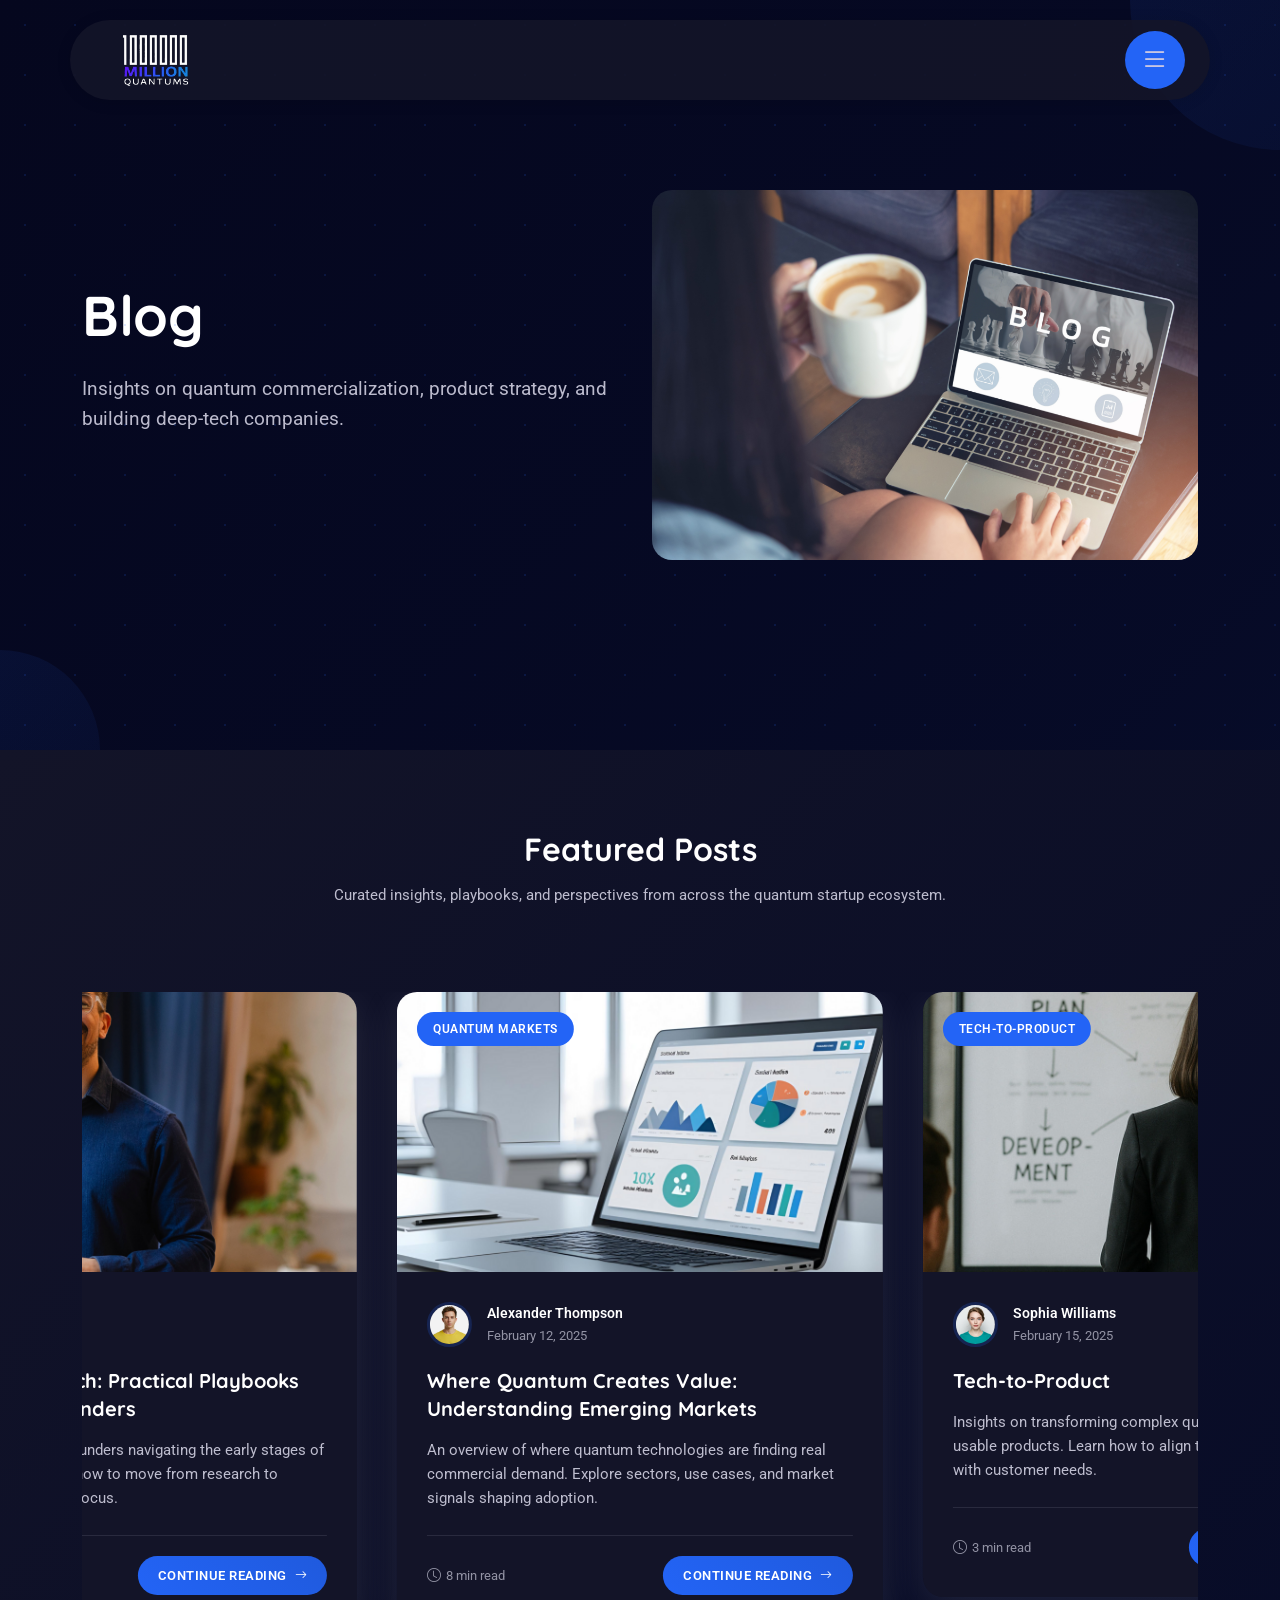
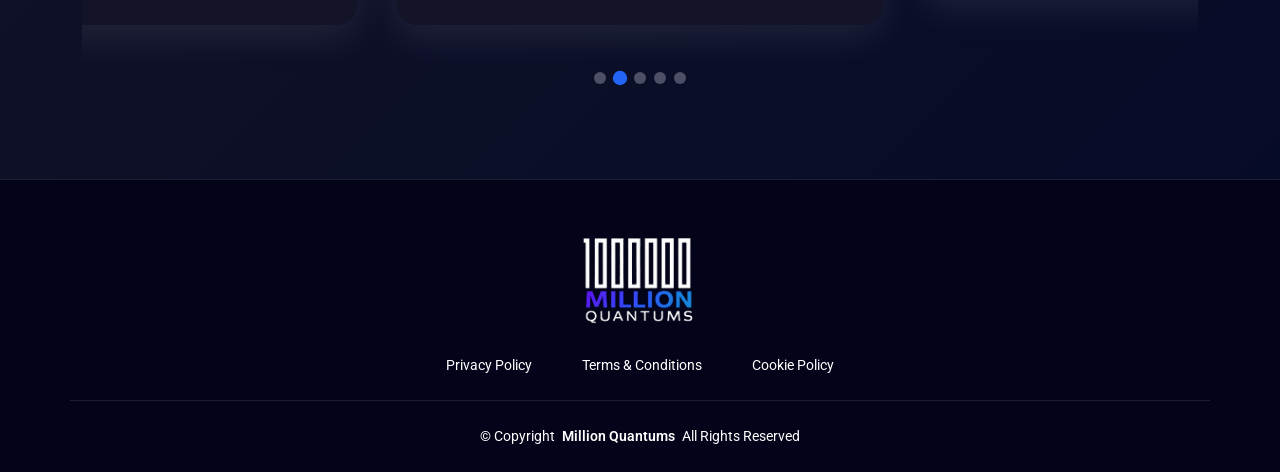
<file: blog.html>
<!DOCTYPE html>
<html lang="en">

<head>
  <meta charset="utf-8">
  <meta content="width=device-width, initial-scale=1.0" name="viewport">
  <title>Blog - Million Quantum</title>
  <meta name="description" content="">
  <meta name="keywords" content="">

  <!-- Favicons -->
  <link href="assets/img/millionquantum-favicon.png" rel="icon">
  <link href="assets/img/millionquantum-favicon.png" rel="apple-touch-icon">

  <!-- Fonts -->
  <link href="https://fonts.googleapis.com" rel="preconnect">
  <link href="https://fonts.gstatic.com" rel="preconnect" crossorigin>
  <link href="https://fonts.googleapis.com/css2?family=Roboto:ital,wght@0,100;0,300;0,400;0,500;0,700;0,900;1,100;1,300;1,400;1,500;1,700;1,900&family=Poppins:ital,wght@0,100;0,200;0,300;0,400;0,500;0,600;0,700;0,800;0,900;1,100;1,200;1,300;1,400;1,500;1,600;1,700;1,800;1,900&family=Quicksand:wght@300;400;500;600;700&display=swap" rel="stylesheet">

  <!-- Vendor CSS Files -->
  <link href="assets/vendor/bootstrap/css/bootstrap.min.css" rel="stylesheet">
  <link href="assets/vendor/bootstrap-icons/bootstrap-icons.css" rel="stylesheet">
  <link href="assets/vendor/aos/aos.css" rel="stylesheet">
  <link href="assets/vendor/swiper/swiper-bundle.min.css" rel="stylesheet">
  <link href="assets/vendor/glightbox/css/glightbox.min.css" rel="stylesheet">

  <!-- Main CSS File -->
  <link href="assets/css/main.css" rel="stylesheet">

</head>

<body class="starter-page-page">

  <header id="header" class="header d-flex align-items-center">
  <div class="header-container container-fluid container-xl position-relative d-flex align-items-center justify-content-between">
    
    <!-- Logo -->
    <a href="index.html" class="logo d-flex align-items-center">
      <img src="assets/img/Million Quantums Logo Header - Light.svg" alt="Million Quantums Logo">
    </a>

    <!-- Menu Toggle Button (Hamburger) -->
    <div class="menu-toggle" id="menu-toggle">
      <i class="bi bi-list"></i>
    </div>

    <!-- Full-screen Overlay Navigation -->
    <nav id="overlay-nav" class="overlay-nav">
      <div class="overlay-nav-close col-1" id="overlay-close">
        <i class="bi bi-x-lg"></i>
      </div>
      <div class="overlay-nav-info Scol-3">
        <!-- Logo -->
        <a href="index.html" class="logo d-flex align-items-start">
          <img src="assets/img/Million Quantums Logo Header - Light.svg" alt="Million Quantums Logo">
        </a>
        <p>A quantum technology start-up accelerator helping founders turn breakthrough science into real-world products.</p>
      </div>
       <ul class="overlay-nav-list col-8">
        <li><a href="index.html" class="overlay-nav-link" data-num="01">Home</a></li>
        <li><a href="program.html" class="overlay-nav-link" data-num="02">Program</a></li>
        <li><a href="apply.html" class="overlay-nav-link" data-num="03">Apply</a></li>
        <li><a href="partners.html" class="overlay-nav-link" data-num="04">Partners</a></li>
        <li class="active"><a href="blog.html" class="overlay-nav-link active" data-num="05">Blog</a></li>
        <li><a href="contact.html" class="overlay-nav-link" data-num="06">Contact</a></li>
      </ul>

    </nav>

  </div>
</header>

  <main class="main">
    <!-- Hero Section -->
    <section id="hero" class="hero section">

      <div class="container">
        <div class="row align-items-center">
          <div class="col-lg-6" data-aos="fade-right" data-aos-delay="100">
            <div class="hero-content">
              <h1>Blog</h1>
              <p>Insights on quantum commercialization, product strategy, and building deep-tech companies.</p>         
            </div>
          </div>
          <div class="col-lg-6" data-aos="fade-left" data-aos-delay="200">
            <div class="hero-visual">
              <div class="hero-image">
                <img src="assets/img/misc/BlogHeroBG.png" alt="Digital Agency Hero" class="img-fluid">
              </div>
            </div>
          </div>
        </div>
      </div>

      <div class="hero-bg-elements">
        <div class="bg-shape shape-1"></div>
        <div class="bg-shape shape-2"></div>
        <div class="bg-particles"></div>
      </div>

    </section><!-- /Hero Section -->

   <!-- Featured Posts Section -->
    <section id="featured-posts" class="featured-posts section">

      <!-- Section Title -->
      <div class="container section-title" data-aos="fade-up">
        <h2>Featured Posts</h2>
       <p>Curated insights, playbooks, and perspectives from across the quantum startup ecosystem.</p>
      </div><!-- End Section Title -->

      <div class="container" data-aos="fade-up" data-aos-delay="100">

        <div class="blog-posts-slider swiper init-swiper">
          <script type="application/json" class="swiper-config">
            {
              "loop": true,
              "speed": 600,
              "autoplay": {
                "delay": 1000
              },
              "slidesPerView": 1,
              "spaceBetween": 40,
              "centeredSlides": true,
              "breakpoints": {
                "768": {
                  "slidesPerView": 1.5,
                  "spaceBetween": 30
                },
                "1200": {
                  "slidesPerView": 2.2,
                  "spaceBetween": 40
                }
              },
              "pagination": {
                "el": ".swiper-pagination",
                "clickable": true
              }
            }
          </script>

          <div class="swiper-wrapper">
            <div class="swiper-slide">
              <article class="blog-card">
                <div class="blog-image">
                  <img src="assets/img/blog/1.png" alt="Blog Image" loading="lazy">
                  <div class="category-badge">Founder Playbooks</div>
                </div>
                <div class="blog-content">
                  <div class="author-info">
                    <img src="assets/img/person/person-f-8.webp" alt="Author" class="author-avatar">
                    <div class="author-details">
                      <span class="author-name">Rebecca Martinez</span>
                      <span class="publish-date">February 8, 2025</span>
                    </div>
                  </div>
                  <h3><a href="#">From Lab to Launch: Practical Playbooks for Deep Tech Founders</a></h3>
                  <p>Actionable guidance for founders navigating the early stages of deep-tech startups.
                  Learn how to move from research to execution with clarity and focus.</p>
                  <div class="blog-footer">
                    <div class="reading-time">
                      <i class="bi bi-clock"></i>
                      <span>5 min read</span>
                    </div>
                    <a href="#" class="btn-read-more">
                      <span>Continue Reading</span>
                      <i class="bi bi-arrow-right"></i>
                    </a>
                  </div>
                </div>
              </article>
            </div><!-- End slide item -->

            <div class="swiper-slide">
              <article class="blog-card">
                <div class="blog-image">
                  <img src="assets/img/blog/2.png" alt="Blog Image" loading="lazy">
                  <div class="category-badge">Quantum Markets</div>
                </div>
                <div class="blog-content">
                  <div class="author-info">
                    <img src="assets/img/person/person-m-12.webp" alt="Author" class="author-avatar">
                    <div class="author-details">
                      <span class="author-name">Alexander Thompson</span>
                      <span class="publish-date">February 12, 2025</span>
                    </div>
                  </div>
                  <h3><a href="#">Where Quantum Creates Value: Understanding Emerging Markets</a></h3>
                  <p>An overview of where quantum technologies are finding real commercial demand.
                  Explore sectors, use cases, and market signals shaping adoption.</p>
                  <div class="blog-footer">
                    <div class="reading-time">
                      <i class="bi bi-clock"></i>
                      <span>8 min read</span>
                    </div>
                    <a href="#" class="btn-read-more">
                      <span>Continue Reading</span>
                      <i class="bi bi-arrow-right"></i>
                    </a>
                  </div>
                </div>
              </article>
            </div><!-- End slide item -->

            <div class="swiper-slide">
              <article class="blog-card">
                <div class="blog-image">
                  <img src="assets/img/blog/3.png" alt="Blog Image" loading="lazy">
                  <div class="category-badge">Tech-to-Product</div>
                </div>
                <div class="blog-content">
                  <div class="author-info">
                    <img src="assets/img/person/person-f-3.webp" alt="Author" class="author-avatar">
                    <div class="author-details">
                      <span class="author-name">Sophia Williams</span>
                      <span class="publish-date">February 15, 2025</span>
                    </div>
                  </div>
                  <h3><a href="#">Tech-to-Product</a></h3>
                  <p>Insights on transforming complex quantum research into usable products.
Learn how to align technology development with customer needs.</p>
                  <div class="blog-footer">
                    <div class="reading-time">
                      <i class="bi bi-clock"></i>
                      <span>3 min read</span>
                    </div>
                    <a href="#" class="btn-read-more">
                      <span>Continue Reading</span>
                      <i class="bi bi-arrow-right"></i>
                    </a>
                  </div>
                </div>
              </article>
            </div><!-- End slide item -->

            <div class="swiper-slide">
              <article class="blog-card">
                <div class="blog-image">
                  <img src="assets/img/blog/4.png" alt="Blog Image" loading="lazy">
                  <div class="category-badge">Pilots & Partnerships</div>
                </div>
                <div class="blog-content">
                  <div class="author-info">
                    <img src="assets/img/person/person-m-7.webp" alt="Author" class="author-avatar">
                    <div class="author-details">
                      <span class="author-name">Michael Chen</span>
                      <span class="publish-date">February 18, 2025</span>
                    </div>
                  </div>
                  <h3><a href="#">From Proof to Pilot: Building Meaningful Industry Partnerships</a></h3>
                  <p>How to design pilots that create value for both startups and partners.
Understand best practices for collaboration and early deployments.</p>
                  <div class="blog-footer">
                    <div class="reading-time">
                      <i class="bi bi-clock"></i>
                      <span>6 min read</span>
                    </div>
                    <a href="#" class="btn-read-more">
                      <span>Continue Reading</span>
                      <i class="bi bi-arrow-right"></i>
                    </a>
                  </div>
                </div>
              </article>
            </div><!-- End slide item -->

            <div class="swiper-slide">
              <article class="blog-card">
                <div class="blog-image">
                  <img src="assets/img/blog/5.png" alt="Blog Image" loading="lazy">
                  <div class="category-badge">Fundraising for Deep Tech</div>
                </div>
                <div class="blog-content">
                  <div class="author-info">
                    <img src="assets/img/person/person-f-11.webp" alt="Author" class="author-avatar">
                    <div class="author-details">
                      <span class="author-name">Elena Rodriguez</span>
                      <span class="publish-date">February 21, 2025</span>
                    </div>
                  </div>
                  <h3><a href="#">Raising Capital in Deep Tech: A Founder’s Guide</a></h3>
                  <p>Raising Capital in Deep Tech: A Founder’s Guide</p>
                  <div class="blog-footer">
                    <div class="reading-time">
                      <i class="bi bi-clock"></i>
                      <span>4 min read</span>
                    </div>
                    <a href="#" class="btn-read-more">
                      <span>Continue Reading</span>
                      <i class="bi bi-arrow-right"></i>
                    </a>
                  </div>
                </div>
              </article>
            </div><!-- End slide item -->
          </div>

          <div class="swiper-pagination"></div>
        </div>

      </div>

    </section><!-- /Featured Posts Section -->


    

  </main>

  <footer id="footer" class="footer position-relative dark-background">

    <div class="container footer-top">
      <div class="row gy-4">
        <div class="col-lg-12 col-md-6 footer-about">
          <a href="index.html" class="logo d-flex align-items-center">
            <img src="assets/img/Million Quantums Logo Header - Light.svg" alt="Million Quantums Logo">
          </a>
          <div class="policy-links d-flex mt-4">
            <a href="">Privacy Policy</a>
            <a href="">Terms & Conditions</a>
            <a href="">Cookie Policy</a>
          </div>
        </div>

      </div>
    </div>

    <div class="container copyright text-center mt-4">
      <p>© <span>Copyright</span> <a href="#" class="px-1 sitename">Million Quantums</a> <span>All Rights Reserved</span></p>
    </div>

  </footer>

  <!-- Scroll Top -->
  <a href="#" id="scroll-top" class="scroll-top d-flex align-items-center justify-content-center"><i class="bi bi-arrow-up-short"></i></a>

  <!-- Preloader -->
  <div id="preloader"></div>

  <!-- Vendor JS Files -->
  <script src="assets/vendor/bootstrap/js/bootstrap.bundle.min.js"></script>
  <script src="assets/vendor/php-email-form/validate.js"></script>
  <script src="assets/vendor/aos/aos.js"></script>
  <script src="assets/vendor/purecounter/purecounter_vanilla.js"></script>
  <script src="assets/vendor/imagesloaded/imagesloaded.pkgd.min.js"></script>
  <script src="assets/vendor/isotope-layout/isotope.pkgd.min.js"></script>
  <script src="assets/vendor/swiper/swiper-bundle.min.js"></script>
  <script src="assets/vendor/glightbox/js/glightbox.min.js"></script>

  <!-- Main JS File -->
  <script src="assets/js/main.js"></script>

</body>

</html>
</file>
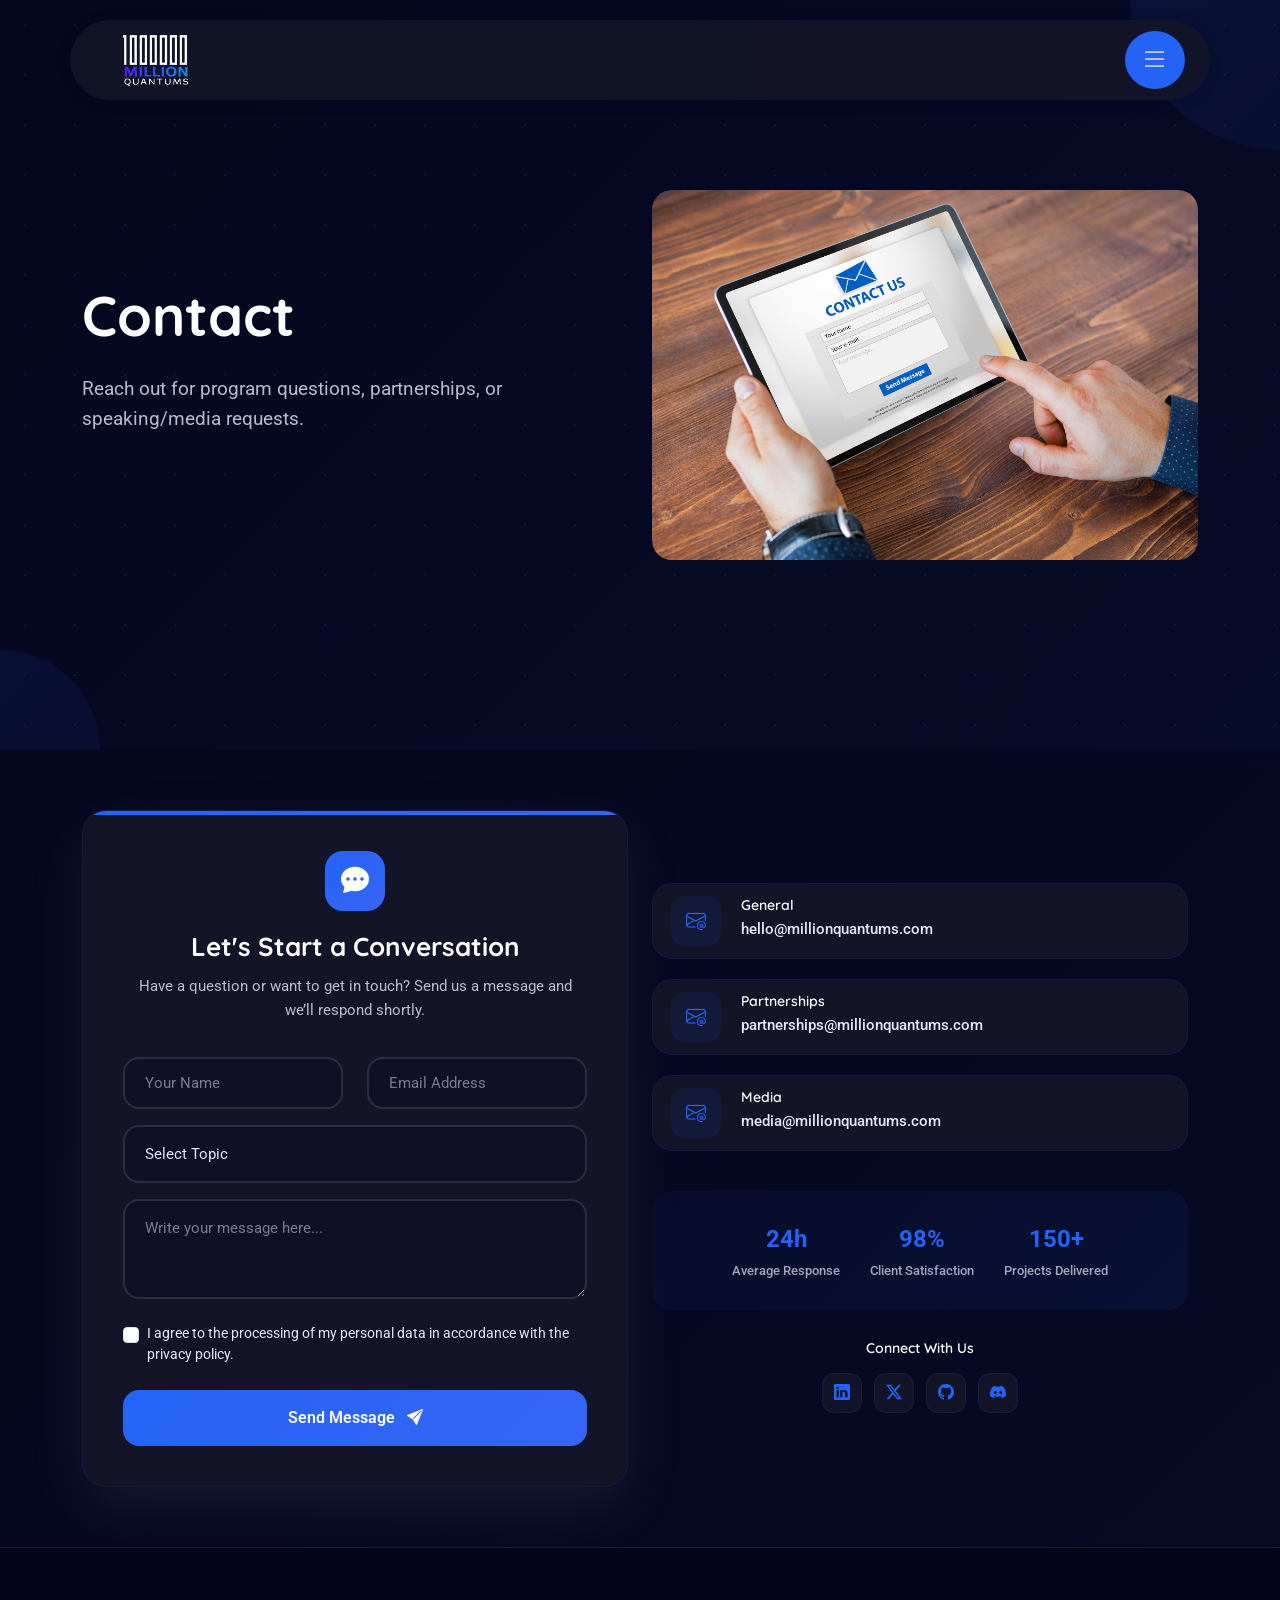
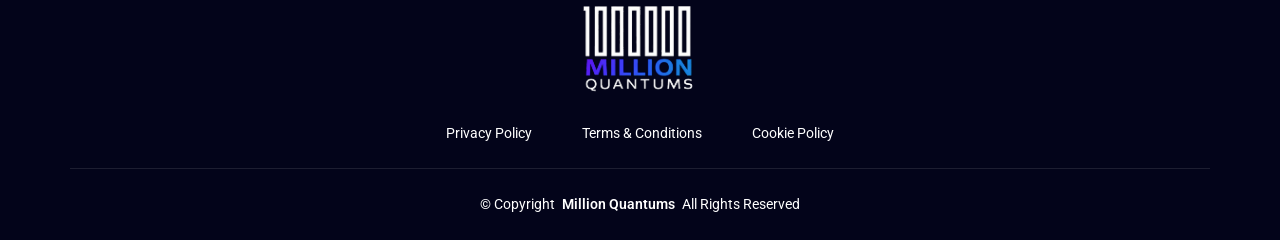
<file: contact.html>
<!DOCTYPE html>
<html lang="en">

<head>
  <meta charset="utf-8">
  <meta content="width=device-width, initial-scale=1.0" name="viewport">
  <title>Contact - Million Quantum</title>
  <meta name="description" content="">
  <meta name="keywords" content="">

  <!-- Favicons -->
  <link href="assets/img/millionquantum-favicon.png" rel="icon">
  <link href="assets/img/millionquantum-favicon.png" rel="apple-touch-icon">

  <!-- Fonts -->
  <link href="https://fonts.googleapis.com" rel="preconnect">
  <link href="https://fonts.gstatic.com" rel="preconnect" crossorigin>
  <link href="https://fonts.googleapis.com/css2?family=Roboto:ital,wght@0,100;0,300;0,400;0,500;0,700;0,900;1,100;1,300;1,400;1,500;1,700;1,900&family=Poppins:ital,wght@0,100;0,200;0,300;0,400;0,500;0,600;0,700;0,800;0,900;1,100;1,200;1,300;1,400;1,500;1,600;1,700;1,800;1,900&family=Quicksand:wght@300;400;500;600;700&display=swap" rel="stylesheet">

  <!-- Vendor CSS Files -->
  <link href="assets/vendor/bootstrap/css/bootstrap.min.css" rel="stylesheet">
  <link href="assets/vendor/bootstrap-icons/bootstrap-icons.css" rel="stylesheet">
  <link href="assets/vendor/aos/aos.css" rel="stylesheet">
  <link href="assets/vendor/swiper/swiper-bundle.min.css" rel="stylesheet">
  <link href="assets/vendor/glightbox/css/glightbox.min.css" rel="stylesheet">

  <!-- Main CSS File -->
  <link href="assets/css/main.css" rel="stylesheet">

</head>

<body class="starter-page-page">

  <header id="header" class="header d-flex align-items-center">
  <div class="header-container container-fluid container-xl position-relative d-flex align-items-center justify-content-between">
    
    <!-- Logo -->
    <a href="index.html" class="logo d-flex align-items-center">
      <img src="assets/img/Million Quantums Logo Header - Light.svg" alt="Million Quantums Logo">
    </a>

    <!-- Menu Toggle Button (Hamburger) -->
    <div class="menu-toggle" id="menu-toggle">
      <i class="bi bi-list"></i>
    </div>

    <!-- Full-screen Overlay Navigation -->
    <nav id="overlay-nav" class="overlay-nav">
      <div class="overlay-nav-close col-1" id="overlay-close">
        <i class="bi bi-x-lg"></i>
      </div>
      <div class="overlay-nav-info Scol-3">
        <!-- Logo -->
        <a href="index.html" class="logo d-flex align-items-start">
          <img src="assets/img/Million Quantums Logo Header - Light.svg" alt="Million Quantums Logo">
        </a>
        <p>A quantum technology start-up accelerator helping founders turn breakthrough science into real-world products.</p>
      </div>
       <ul class="overlay-nav-list col-8">
        <li><a href="index.html" class="overlay-nav-link" data-num="01">Home</a></li>
        <li><a href="program.html" class="overlay-nav-link" data-num="02">Program</a></li>
        <li><a href="apply.html" class="overlay-nav-link" data-num="03">Apply</a></li>
        <li><a href="partners.html" class="overlay-nav-link" data-num="04">Partners</a></li>
        <li><a href="blog.html" class="overlay-nav-link" data-num="05">Blog</a></li>
        <li class="active"><a href="contact.html" class="overlay-nav-link active" data-num="06">Contact</a></li>
      </ul>

    </nav>

  </div>
</header>

  <main class="main">
    <!-- Hero Section -->
    <section id="hero" class="hero section">

      <div class="container">
        <div class="row align-items-center">
          <div class="col-lg-6" data-aos="fade-right" data-aos-delay="100">
            <div class="hero-content">
              <h1>Contact</h1>
              <p>Reach out for program questions, partnerships, or speaking/media requests.</p>         
            </div>
          </div>
          <div class="col-lg-6" data-aos="fade-left" data-aos-delay="200">
            <div class="hero-visual">
              <div class="hero-image">
                <img src="assets/img/misc/ContactHeroBG.png" alt="Digital Agency Hero" class="img-fluid">
              </div>
            </div>
          </div>
        </div>
      </div>

      <div class="hero-bg-elements">
        <div class="bg-shape shape-1"></div>
        <div class="bg-shape shape-2"></div>
        <div class="bg-particles"></div>
      </div>

    </section><!-- /Hero Section -->

   <!-- Contact Section -->
    <section id="contact" class="contact section">

      <div class="container" data-aos="fade-up" data-aos-delay="100">
        <div class="row align-items-center">
          <div class="col-lg-6" data-aos="fade-right" data-aos-delay="200">
            <div class="contact-form-card">
              <div class="form-header">
                <div class="header-icon">
                  <i class="bi bi-chat-dots-fill"></i>
                </div>
                <h3>Let's Start a Conversation</h3>
                <p>Have a question or want to get in touch? Send us a message and we’ll respond shortly.</p>
              </div>

              <form action="forms/contact.php" method="post" class="php-email-form">

  <div class="row">
    <div class="col-md-6 mb-3">
      <input type="text" name="name" class="form-control" placeholder="Your Name" required>
    </div>
    <div class="col-md-6 mb-3">
      <input type="email" name="email" class="form-control" placeholder="Email Address" required>
    </div>
  </div>

  <!-- Topic Selection -->
  <div class="mb-3">
    <select name="topic" class="form-control" required style="height: 58px;">
      <option value="">Select Topic</option>
      <option>General</option>
      <option>Apply</option>
      <option>Partnerships</option>
      <option>Media</option>
    </select>
  </div>

  <!-- Message -->
  <div class="mb-4">
    <textarea class="form-control" name="message" rows="4" placeholder="Write your message here..." required></textarea>
  </div>

  <!-- Consent -->
  <div class="mb-4 form-check">
    <input class="form-check-input" type="checkbox" id="privacyConsent" name="consent" required>
    <label class="form-check-label" for="privacyConsent" style="font-size: 14px !important;">
      I agree to the processing of my personal data in accordance with the privacy policy.
    </label>
  </div>

  <!-- Status Messages -->
  <div class="my-3">
    <div class="loading">Sending…</div>
    <div class="error-message"></div>
    <div class="sent-message">Your message has been sent. Thank you!</div>
  </div>

  <!-- CTA -->
  <button type="submit" class="submit-btn">
    <span>Send Message</span>
    <i class="bi bi-send-fill"></i>
  </button>

</form>

            </div>
          </div>

          <div class="col-lg-6" data-aos="fade-left" data-aos-delay="200">
            <div class="contact-info-area">
             
              <div class="contact-methods">
                <div class="method-card" data-aos="zoom-in" data-aos-delay="250">
                  <div class="card-icon">
                    <i class="bi bi-envelope-at"></i>
                  </div>
                  <div class="card-content">
                    <h5>General</h5>
                    <p>hello@millionquantums.com</p>
                  </div>
                </div>

                <div class="method-card" data-aos="zoom-in" data-aos-delay="300">
                  <div class="card-icon">
                    <i class="bi bi-envelope-at"></i>
                  </div>
                  <div class="card-content">
                    <h5>Partnerships</h5>
                    <p>partnerships@millionquantums.com</p>
                  </div>
                </div>

                <div class="method-card" data-aos="zoom-in" data-aos-delay="350">
                  <div class="card-icon">
                    <i class="bi bi-envelope-at"></i>
                  </div>
                  <div class="card-content">
                    <h5>Media</h5>
                    <p>media@millionquantums.com</p>
                  </div>
                </div>
              </div>

              <div class="additional-info" data-aos="fade-up" data-aos-delay="400">
                <div class="info-stats">
                  <div class="stat-item">
                    <div class="stat-number">24h</div>
                    <div class="stat-label">Average Response</div>
                  </div>
                  <div class="stat-item">
                    <div class="stat-number">98%</div>
                    <div class="stat-label">Client Satisfaction</div>
                  </div>
                  <div class="stat-item">
                    <div class="stat-number">150+</div>
                    <div class="stat-label">Projects Delivered</div>
                  </div>
                </div>

                <div class="social-connect">
                  <h6>Connect With Us</h6>
                  <div class="social-links">
                    <a href="#" class="social-link"><i class="bi bi-linkedin"></i></a>
                    <a href="#" class="social-link"><i class="bi bi-twitter-x"></i></a>
                    <a href="#" class="social-link"><i class="bi bi-github"></i></a>
                    <a href="#" class="social-link"><i class="bi bi-discord"></i></a>
                  </div>
                </div>
              </div>
            </div>
          </div>
        </div>
      </div>
    </section><!-- /Contact Section -->

    

  </main>

  <footer id="footer" class="footer position-relative dark-background">

    <div class="container footer-top">
      <div class="row gy-4">
        <div class="col-lg-12 col-md-6 footer-about">
          <a href="index.html" class="logo d-flex align-items-center">
            <img src="assets/img/Million Quantums Logo Header - Light.svg" alt="Million Quantums Logo">
          </a>
          <div class="policy-links d-flex mt-4">
            <a href="">Privacy Policy</a>
            <a href="">Terms & Conditions</a>
            <a href="">Cookie Policy</a>
          </div>
        </div>

      </div>
    </div>

    <div class="container copyright text-center mt-4">
      <p>© <span>Copyright</span> <a href="#" class="px-1 sitename">Million Quantums</a> <span>All Rights Reserved</span></p>
    </div>

  </footer>

  <!-- Scroll Top -->
  <a href="#" id="scroll-top" class="scroll-top d-flex align-items-center justify-content-center"><i class="bi bi-arrow-up-short"></i></a>

  <!-- Preloader -->
  <div id="preloader"></div>

  <!-- Vendor JS Files -->
  <script src="assets/vendor/bootstrap/js/bootstrap.bundle.min.js"></script>
  <script src="assets/vendor/php-email-form/validate.js"></script>
  <script src="assets/vendor/aos/aos.js"></script>
  <script src="assets/vendor/purecounter/purecounter_vanilla.js"></script>
  <script src="assets/vendor/imagesloaded/imagesloaded.pkgd.min.js"></script>
  <script src="assets/vendor/isotope-layout/isotope.pkgd.min.js"></script>
  <script src="assets/vendor/swiper/swiper-bundle.min.js"></script>
  <script src="assets/vendor/glightbox/js/glightbox.min.js"></script>

  <!-- Main JS File -->
  <script src="assets/js/main.js"></script>

</body>

</html>
</file>
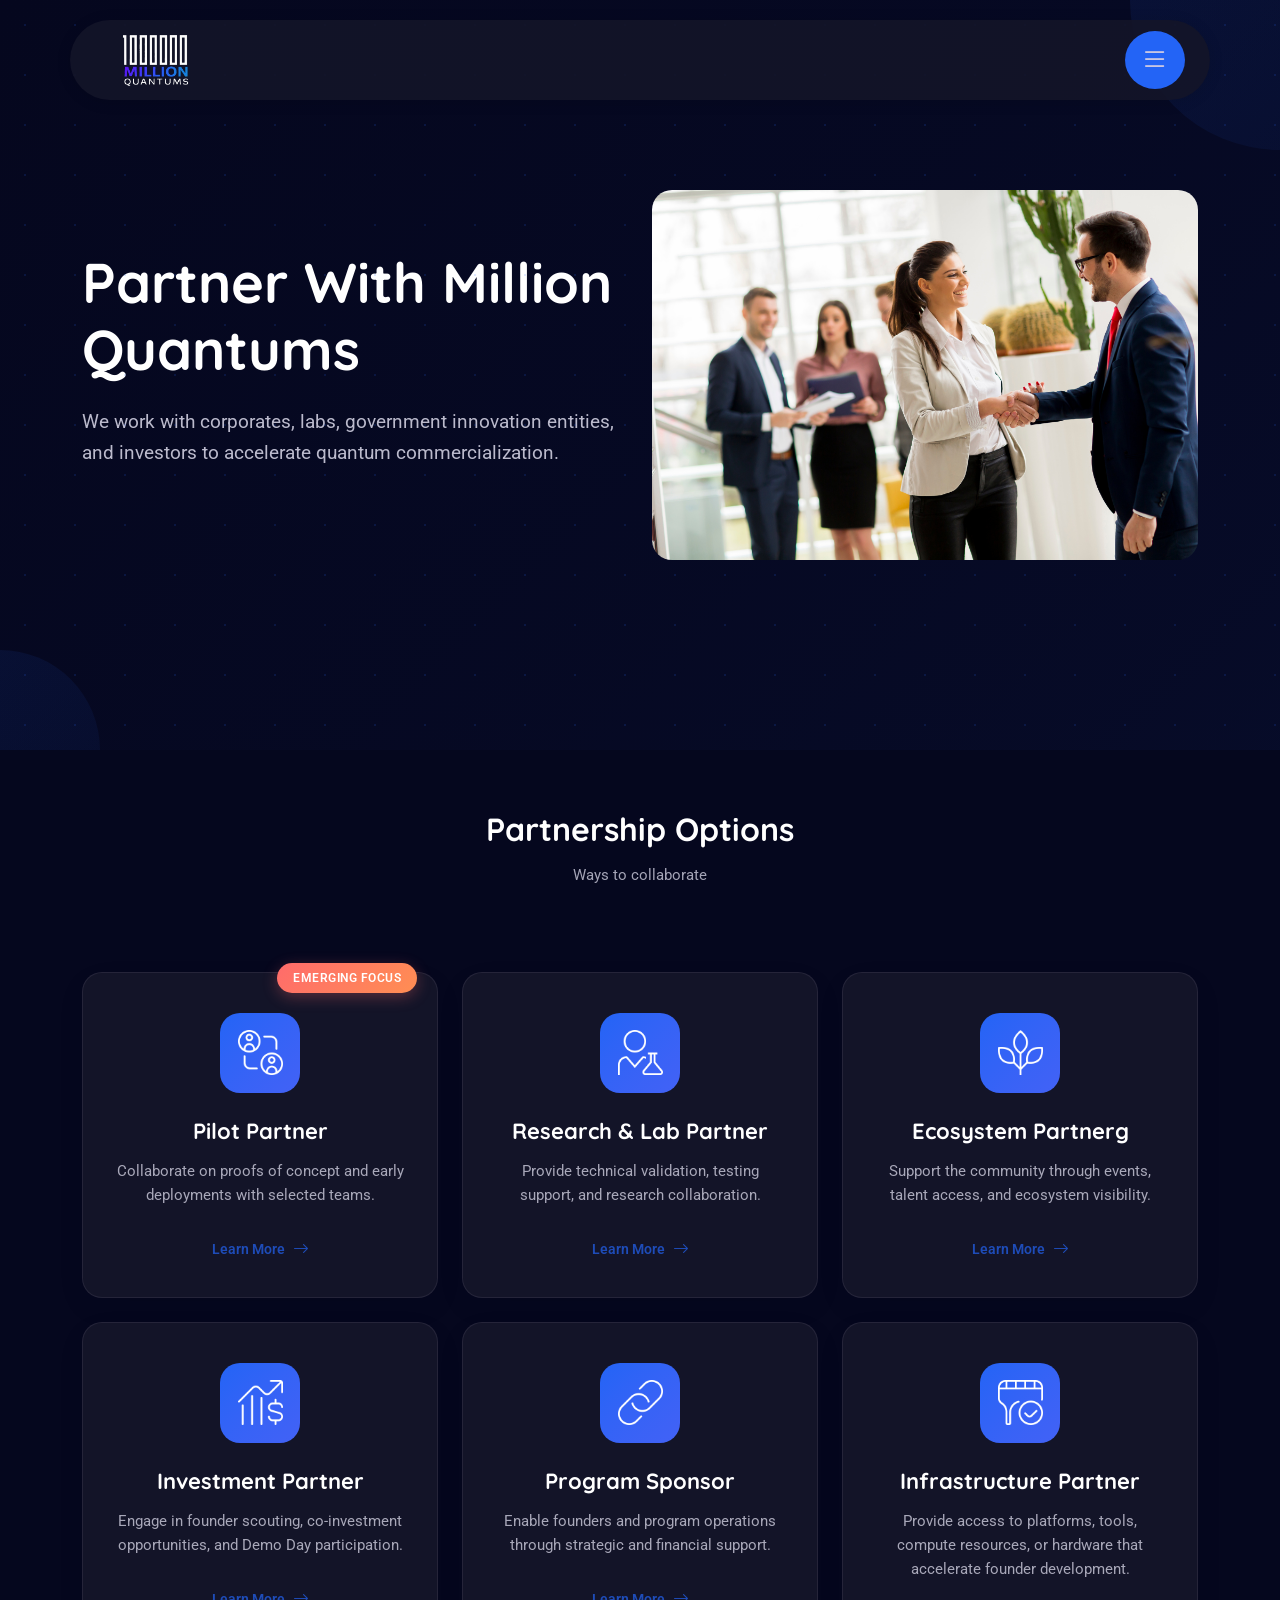
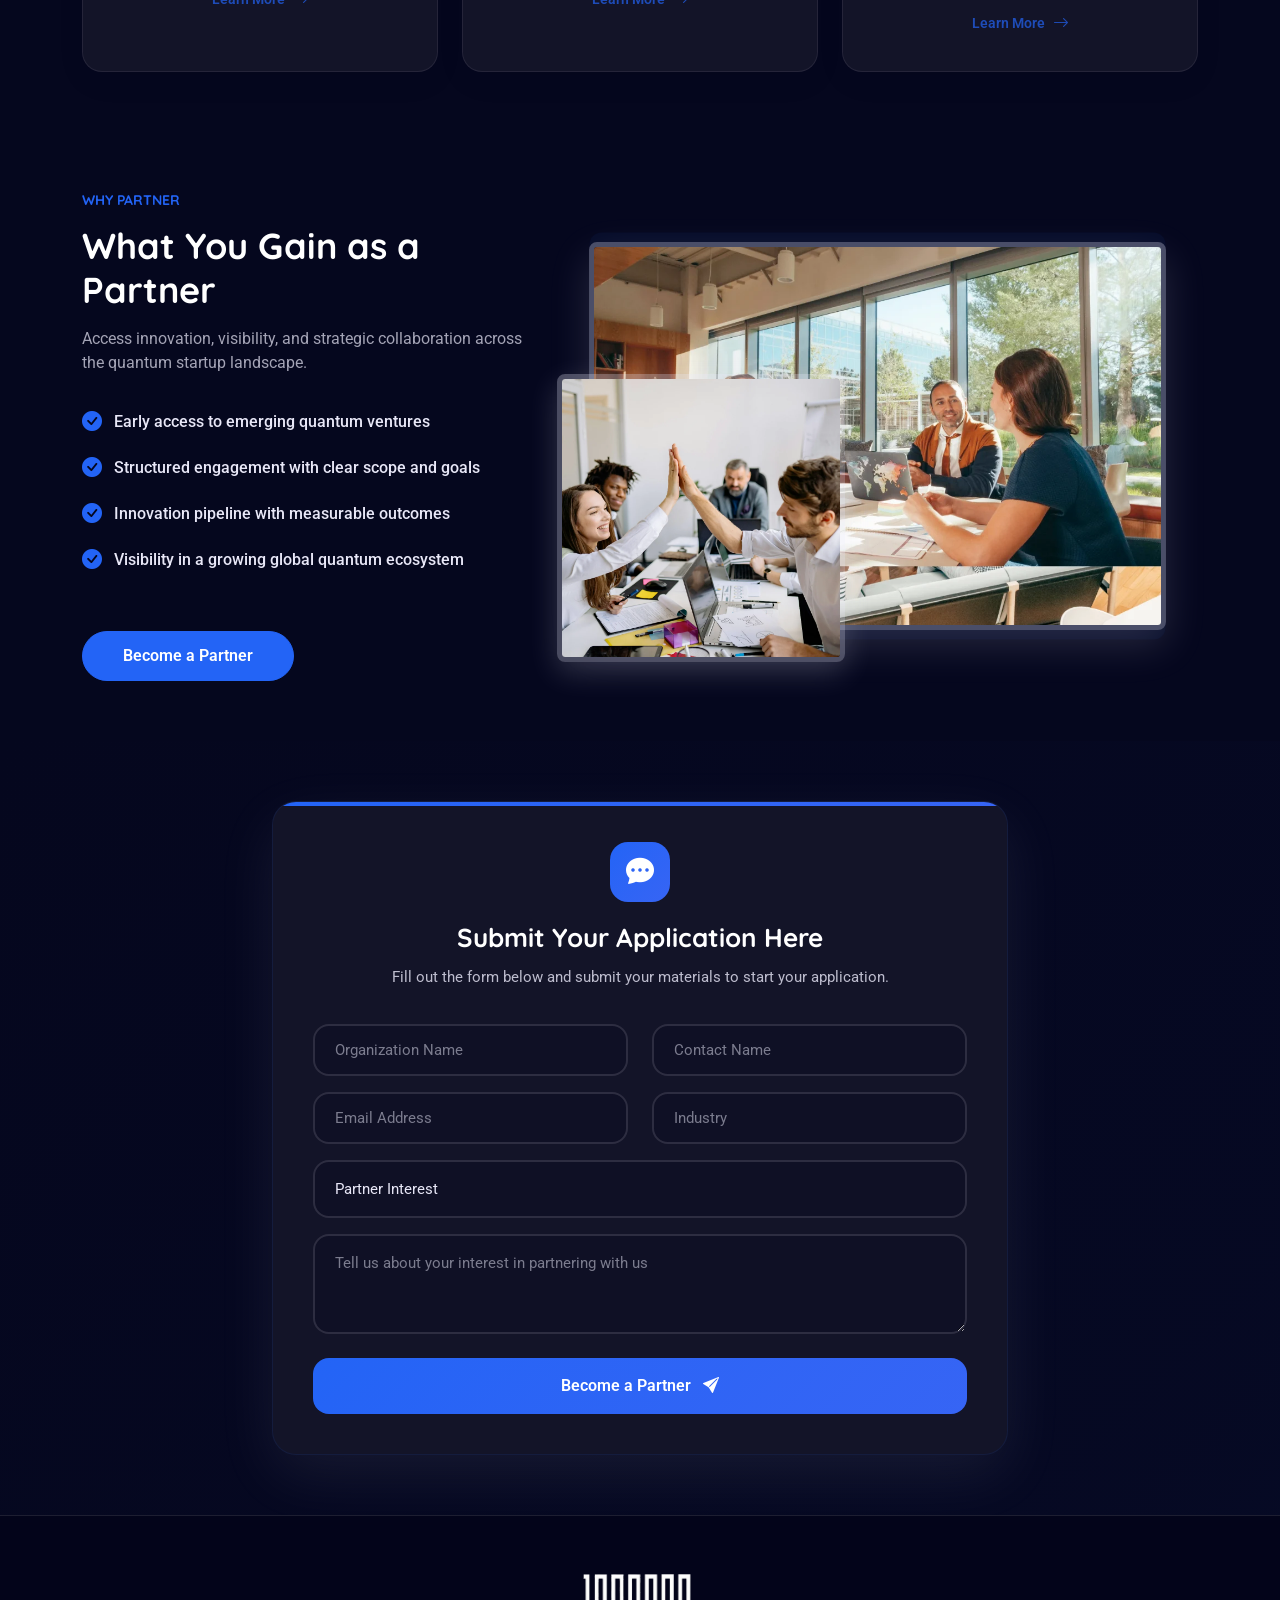
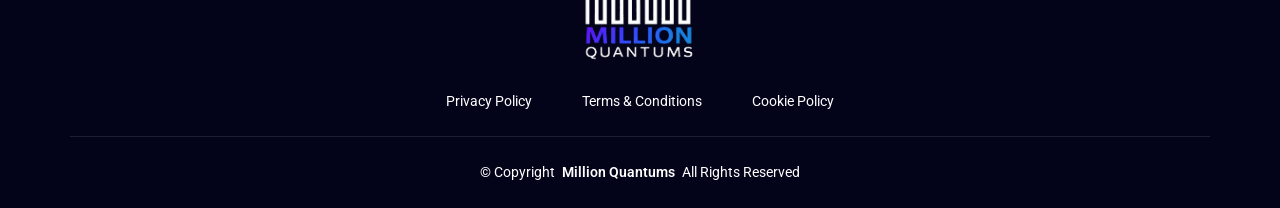
<file: partners.html>
<!DOCTYPE html>
<html lang="en">

<head>
  <meta charset="utf-8">
  <meta content="width=device-width, initial-scale=1.0" name="viewport">
  <title>Partners - Million Quantum</title>
  <meta name="description" content="">
  <meta name="keywords" content="">

  <!-- Favicons -->
  <link href="assets/img/millionquantum-favicon.png" rel="icon">
  <link href="assets/img/millionquantum-favicon.png" rel="apple-touch-icon">

  <!-- Fonts -->
  <link href="https://fonts.googleapis.com" rel="preconnect">
  <link href="https://fonts.gstatic.com" rel="preconnect" crossorigin>
  <link href="https://fonts.googleapis.com/css2?family=Roboto:ital,wght@0,100;0,300;0,400;0,500;0,700;0,900;1,100;1,300;1,400;1,500;1,700;1,900&family=Poppins:ital,wght@0,100;0,200;0,300;0,400;0,500;0,600;0,700;0,800;0,900;1,100;1,200;1,300;1,400;1,500;1,600;1,700;1,800;1,900&family=Quicksand:wght@300;400;500;600;700&display=swap" rel="stylesheet">

  <!-- Vendor CSS Files -->
  <link href="assets/vendor/bootstrap/css/bootstrap.min.css" rel="stylesheet">
  <link href="assets/vendor/bootstrap-icons/bootstrap-icons.css" rel="stylesheet">
  <link href="assets/vendor/aos/aos.css" rel="stylesheet">
  <link href="assets/vendor/swiper/swiper-bundle.min.css" rel="stylesheet">
  <link href="assets/vendor/glightbox/css/glightbox.min.css" rel="stylesheet">

  <!-- Main CSS File -->
  <link href="assets/css/main.css" rel="stylesheet">

</head>

<body class="starter-page-page">

  <header id="header" class="header d-flex align-items-center">
  <div class="header-container container-fluid container-xl position-relative d-flex align-items-center justify-content-between">
    
    <!-- Logo -->
    <a href="index.html" class="logo d-flex align-items-center">
      <img src="assets/img/Million Quantums Logo Header - Light.svg" alt="Million Quantums Logo">
    </a>

    <!-- Menu Toggle Button (Hamburger) -->
    <div class="menu-toggle" id="menu-toggle">
      <i class="bi bi-list"></i>
    </div>

    <!-- Full-screen Overlay Navigation -->
    <nav id="overlay-nav" class="overlay-nav">
      <div class="overlay-nav-close col-1" id="overlay-close">
        <i class="bi bi-x-lg"></i>
      </div>
      <div class="overlay-nav-info Scol-3">
        <!-- Logo -->
        <a href="index.html" class="logo d-flex align-items-start">
          <img src="assets/img/Million Quantums Logo Header - Light.svg" alt="Million Quantums Logo">
        </a>
        <p>A quantum technology start-up accelerator helping founders turn breakthrough science into real-world products.</p>
      </div>
       <ul class="overlay-nav-list col-8">
        <li><a href="index.html" class="overlay-nav-link" data-num="01">Home</a></li>
        <li><a href="program.html" class="overlay-nav-link" data-num="02">Program</a></li>
        <li><a href="apply.html" class="overlay-nav-link" data-num="03">Apply</a></li>
        <li class="active"><a href="partners.html" class="overlay-nav-link active" data-num="04">Partners</a></li>
        <li><a href="blog.html" class="overlay-nav-link" data-num="05">Blog</a></li>
        <li><a href="contact.html" class="overlay-nav-link" data-num="06">Contact</a></li>
      </ul>

    </nav>

  </div>
</header>

  <main class="main">
    <!-- Hero Section -->
    <section id="hero" class="hero section">

      <div class="container">
        <div class="row align-items-center">
          <div class="col-lg-6" data-aos="fade-right" data-aos-delay="100">
            <div class="hero-content">
              <h1>Partner With Million Quantums</h1>
              <p>We work with corporates, labs, government innovation entities, and investors to accelerate quantum commercialization.</p>         
            </div>
          </div>
          <div class="col-lg-6" data-aos="fade-left" data-aos-delay="200">
            <div class="hero-visual">
              <div class="hero-image">
                <img src="assets/img/misc/PartnersHeroBG.png" alt="Digital Agency Hero" class="img-fluid">
              </div>
            </div>
          </div>
        </div>
      </div>

      <div class="hero-bg-elements">
        <div class="bg-shape shape-1"></div>
        <div class="bg-shape shape-2"></div>
        <div class="bg-particles"></div>
      </div>

    </section><!-- /Hero Section -->

   <!-- Services Section -->
<section id="services" class="services section">
  <!-- Section Title -->
  <div class="container section-title" data-aos="fade-up">
    <h2>Partnership Options</h2>
   <p>Ways to collaborate</p>
  </div><!-- End Section Title -->

  <div class="container" data-aos="fade-up" data-aos-delay="100">
        <div class="row gy-4">

          <!-- Quantum Computing -->
          <div class="col-lg-4 col-md-6" data-aos="fade-up" data-aos-delay="200">
            <div class="service-card">
              <div class="service-icon">
                <img src="assets/img/icons/people-network-partner.png">
              </div>
              <h4>Pilot Partner</h4>
              <p>Collaborate on proofs of concept and early deployments with selected teams.</p>
              <a href="#contact" class="service-link">
                <span>Learn More</span>
                <i class="bi bi-arrow-right"></i>
              </a>
              <div class="service-badge">Emerging Focus</div>

            </div>
          </div>

          <!-- Quantum Hardware -->
          <div class="col-lg-4 col-md-6" data-aos="fade-up" data-aos-delay="300">
            <div class="service-card">
              <div class="service-icon">
                <img src="assets/img/icons/man-scientist.png">
              </div>
              <h4>Research & Lab Partner</h4>
              <p>Provide technical validation, testing support, and research collaboration.</p>
              <a href="#contact" class="service-link">
                <span>Learn More</span>
                <i class="bi bi-arrow-right"></i>
              </a>
            </div>
          </div>

          <!-- Quantum Sensing -->
          <div class="col-lg-4 col-md-6" data-aos="fade-up" data-aos-delay="400">
            <div class="service-card">
              <div class="service-icon">
                <img src="assets/img/icons/tree-sapling.png">
              </div>
              <h4>Ecosystem Partnerg</h4>
              <p>Support the community through events, talent access, and ecosystem visibility.</p>
              <a href="#contact" class="service-link">
                <span>Learn More</span>
                <i class="bi bi-arrow-right"></i>
              </a>
            </div>
          </div>

          <!-- Quantum Communications -->
          <div class="col-lg-4 col-md-6" data-aos="fade-up" data-aos-delay="500">
            <div class="service-card">
              <div class="service-icon">
                <img src="assets/img/icons/growth-chart-invest.png">
              </div>
              <h4>Investment Partner</h4>
              <p>Engage in founder scouting, co-investment opportunities, and Demo Day participation.</p>
              <a href="#contact" class="service-link">
                <span>Learn More</span>
                <i class="bi bi-arrow-right"></i>
              </a>
            </div>
          </div>

          <!-- Enabling Infrastructure -->
          <div class="col-lg-4 col-md-6" data-aos="fade-up" data-aos-delay="200">
            <div class="service-card">
              <div class="service-icon">
                <img src="assets/img/icons/link-alt.png">
              </div>
              <h4>Program Sponsor</h4>
              <p>Enable founders and program operations through strategic and financial support.</p>
              <a href="#contact" class="service-link">
                <span>Learn More</span>
                <i class="bi bi-arrow-right"></i>
              </a>
            </div>
          </div>

          <!-- Additional: Quantum Machine Learning (suggested addition) -->
          <div class="col-lg-4 col-md-6" data-aos="fade-up" data-aos-delay="300">
            <div class="service-card">
              <div class="service-icon">
                <img src="assets/img/icons/bridge-circle-check.png">
              </div>
              <h4>Infrastructure Partner</h4>
              <p>Provide access to platforms, tools, compute resources, or hardware that accelerate founder development.</p>
              <a href="#contact" class="service-link">
                <span>Learn More</span>
                <i class="bi bi-arrow-right"></i>
              </a>
            </div>
          </div>

        </div>
      </div>
</section><!-- /Services Section -->


    <!-- About Section -->
    <section id="about" class="about section">

      <div class="container" data-aos="fade-up" data-aos-delay="100">

        <div class="row gy-5 align-items-center">

          <div class="col-lg-5" data-aos="fade-right" data-aos-delay="200">
            <div class="content">
              <h6 class="subtitle">Why Partner</h6>
              <h2>What You Gain as a Partner</h2>
              <p>
                Access innovation, visibility, and strategic collaboration across the quantum startup landscape.
              </p>

              <ul class="features-list">
                <li><i class="bi bi-check-circle-fill"></i><span>Early access to emerging quantum ventures</span></li>
                <li><i class="bi bi-check-circle-fill"></i><span>Structured engagement with clear scope and goals</span></li>
                <li><i class="bi bi-check-circle-fill"></i><span>Innovation pipeline with measurable outcomes</span></li>
                <li><i class="bi bi-check-circle-fill"></i><span>Visibility in a growing global quantum ecosystem</span></li>
              </ul>

              <a href="#contact" class="btn btn-primary">Become a Partner</a>
            </div>
          </div>

          <div class="col-lg-7" data-aos="fade-left" data-aos-delay="300">
            <div class="image-composition">
              <div class="image-main">
                <img src="assets/img/about/about-9.webp" alt="Modern office with a team working" class="img-fluid" loading="lazy">
              </div>
              <div class="image-secondary">
                <img src="assets/img/about/about-square-8.webp" alt="Collaborative discussion" class="img-fluid" loading="lazy">
              </div>
              
            </div>
          </div>

        </div>

      </div>

    </section><!-- /About Section -->


    <!-- Contact Section -->
    <section id="contact" class="contact section">

      <div class="container" data-aos="fade-up" data-aos-delay="100">
        <div class="row align-items-center justify-content-center">
          <div class="col-lg-8" data-aos="fade-left" data-aos-delay="200">
            <div class="contact-form-card">
              <div class="form-header">
                <div class="header-icon">
                  <i class="bi bi-chat-dots-fill"></i>
                </div>
                <h3>Submit Your Application Here</h3>
                <p>Fill out the form below and submit your materials to start your application.</p>
              </div>

              <form action="forms/partner.php" method="post" class="php-email-form">

                <!-- Organization & Contact -->
                <div class="row">
                  <div class="col-md-6 mb-3">
                    <input type="text" name="organization_name" class="form-control" placeholder="Organization Name" required>
                  </div>
                  <div class="col-md-6 mb-3">
                    <input type="text" name="contact_name" class="form-control" placeholder="Contact Name" required>
                  </div>
                </div>

                <!-- Email & Industry -->
                <div class="row">
                  <div class="col-md-6 mb-3">
                    <input type="email" name="email" class="form-control" placeholder="Email Address" required>
                  </div>
                  <div class="col-md-6 mb-3">
                    <input type="text" name="industry" class="form-control" placeholder="Industry" required>
                  </div>
                </div>

                <!-- Partner Interest -->
                <div class="mb-3">
                  <select name="partner_interest" class="form-control" required style="height: 58px;">
                    <option value="">Partner Interest</option>
                    <option>Pilot Partner</option>
                    <option>Sponsor</option>
                    <option>Investor</option>
                    <option>Research Partner</option>
                    <option>Ecosystem Partner</option>
                  </select>
                </div>

                <!-- Message -->
                <div class="mb-4">
                  <textarea name="message" class="form-control" rows="4" placeholder="Tell us about your interest in partnering with us" required></textarea>
                </div>

                <!-- Status Messages -->
                <div class="my-3">
                  <div class="loading">Submitting…</div>
                  <div class="error-message"></div>
                  <div class="sent-message">Thank you for your interest. We’ll be in touch soon.</div>
                </div>

                <!-- CTA -->
                <button type="submit" class="submit-btn">
                  <span>Become a Partner</span>
                  <i class="bi bi-send-fill"></i>
                </button>

              </form>


            </div>
          </div>

         
        </div>
      </div>
    </section><!-- /Contact Section -->


    

  </main>

  <footer id="footer" class="footer position-relative dark-background">

    <div class="container footer-top">
      <div class="row gy-4">
        <div class="col-lg-12 col-md-6 footer-about">
          <a href="index.html" class="logo d-flex align-items-center">
            <img src="assets/img/Million Quantums Logo Header - Light.svg" alt="Million Quantums Logo">
          </a>
          <div class="policy-links d-flex mt-4">
            <a href="">Privacy Policy</a>
            <a href="">Terms & Conditions</a>
            <a href="">Cookie Policy</a>
          </div>
        </div>

      </div>
    </div>

    <div class="container copyright text-center mt-4">
      <p>© <span>Copyright</span> <a href="#" class="px-1 sitename">Million Quantums</a> <span>All Rights Reserved</span></p>
    </div>

  </footer>

  <!-- Scroll Top -->
  <a href="#" id="scroll-top" class="scroll-top d-flex align-items-center justify-content-center"><i class="bi bi-arrow-up-short"></i></a>

  <!-- Preloader -->
  <div id="preloader"></div>

  <!-- Vendor JS Files -->
  <script src="assets/vendor/bootstrap/js/bootstrap.bundle.min.js"></script>
  <script src="assets/vendor/php-email-form/validate.js"></script>
  <script src="assets/vendor/aos/aos.js"></script>
  <script src="assets/vendor/purecounter/purecounter_vanilla.js"></script>
  <script src="assets/vendor/imagesloaded/imagesloaded.pkgd.min.js"></script>
  <script src="assets/vendor/isotope-layout/isotope.pkgd.min.js"></script>
  <script src="assets/vendor/swiper/swiper-bundle.min.js"></script>
  <script src="assets/vendor/glightbox/js/glightbox.min.js"></script>

  <!-- Main JS File -->
  <script src="assets/js/main.js"></script>

</body>

</html>
</file>
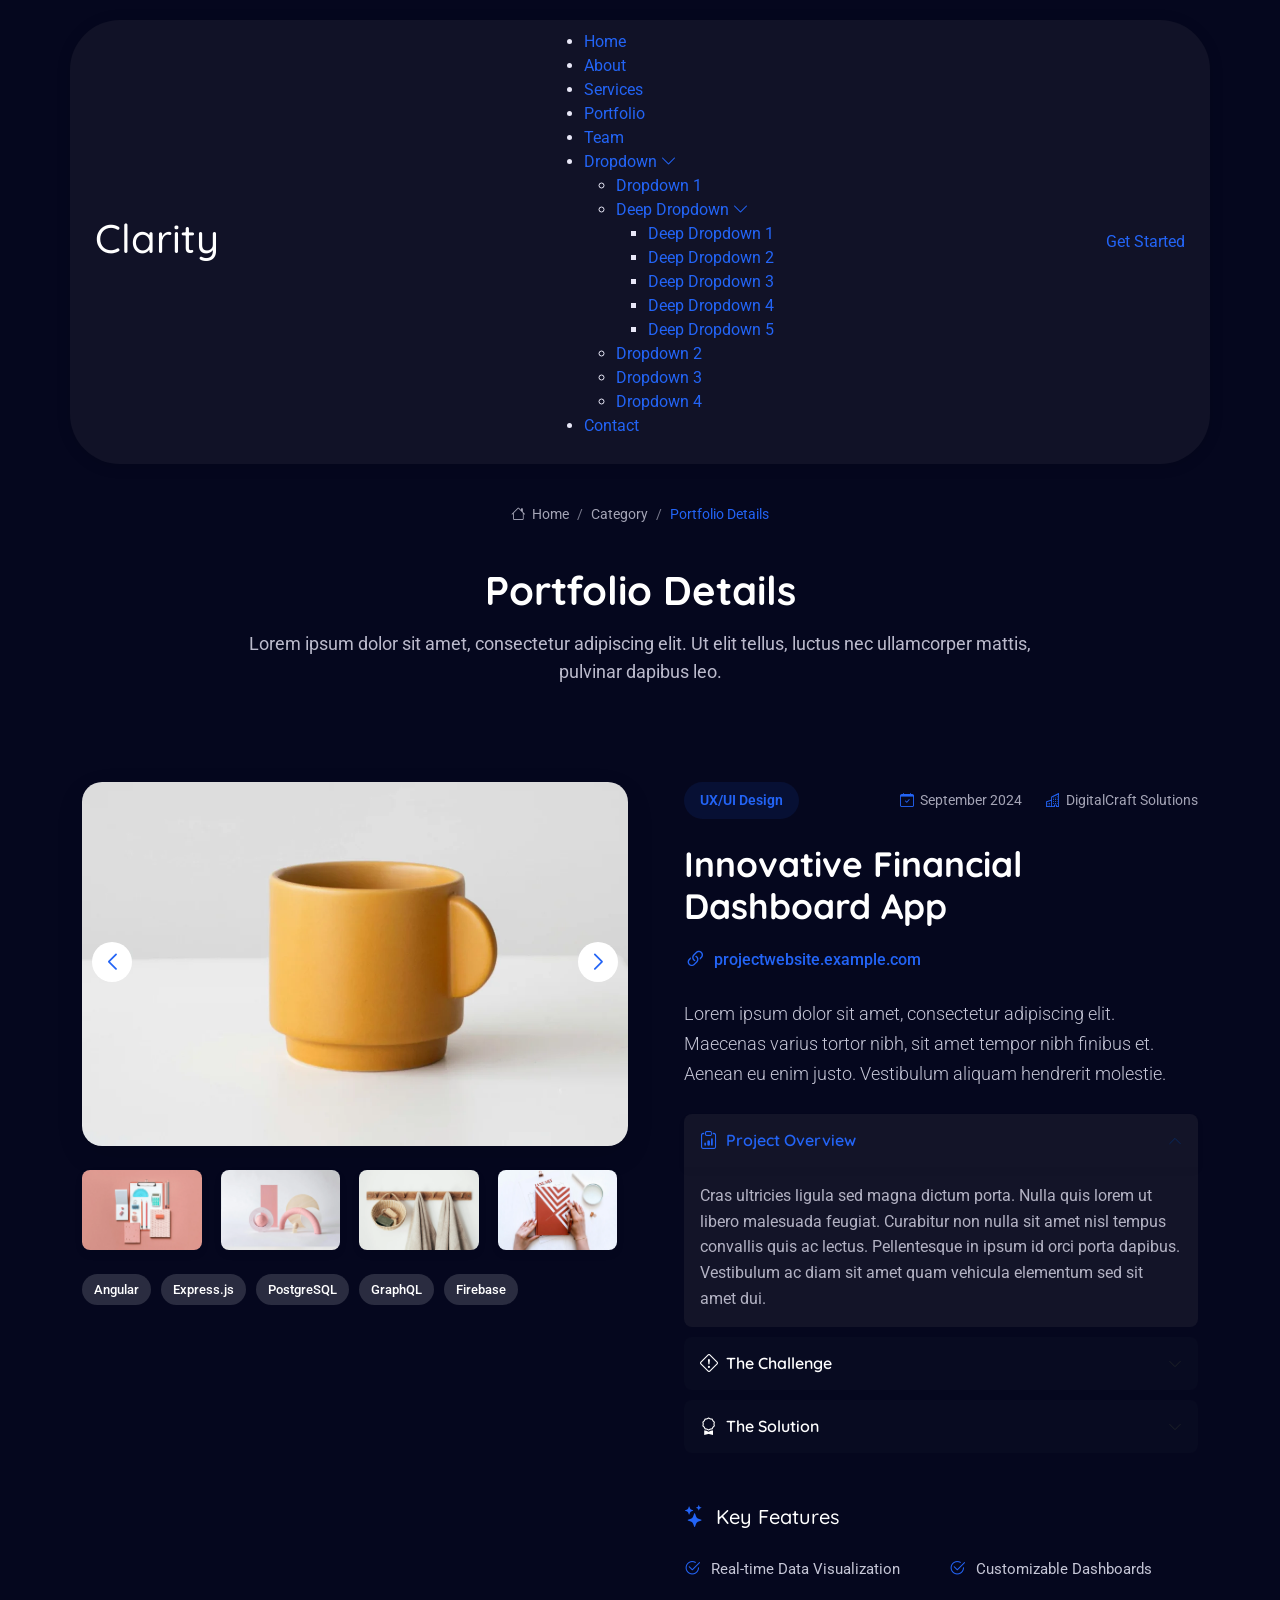
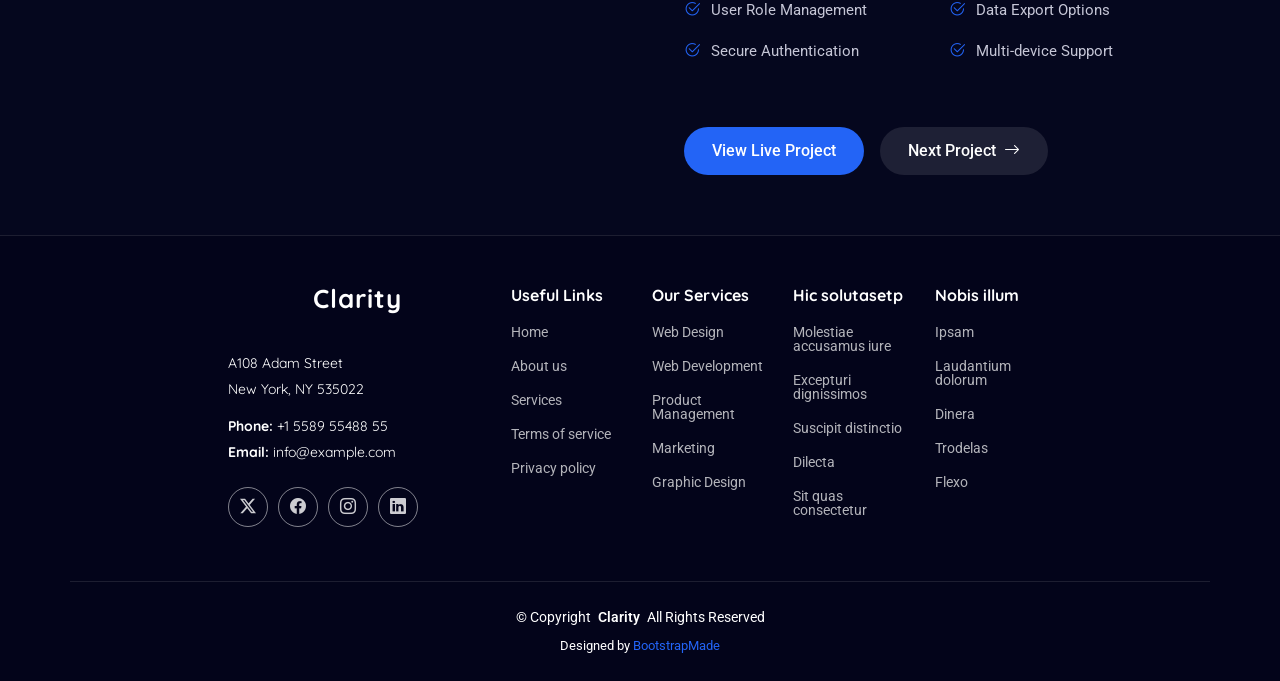
<file: portfolio-details.html>
<!DOCTYPE html>
<html lang="en">

<head>
  <meta charset="utf-8">
  <meta content="width=device-width, initial-scale=1.0" name="viewport">
  <title>Portfolio Details - Clarity Bootstrap Template</title>
  <meta name="description" content="">
  <meta name="keywords" content="">

  <!-- Favicons -->
  <link href="assets/img/favicon.png" rel="icon">
  <link href="assets/img/apple-touch-icon.png" rel="apple-touch-icon">

  <!-- Fonts -->
  <link href="https://fonts.googleapis.com" rel="preconnect">
  <link href="https://fonts.gstatic.com" rel="preconnect" crossorigin>
  <link href="https://fonts.googleapis.com/css2?family=Roboto:ital,wght@0,100;0,300;0,400;0,500;0,700;0,900;1,100;1,300;1,400;1,500;1,700;1,900&family=Poppins:ital,wght@0,100;0,200;0,300;0,400;0,500;0,600;0,700;0,800;0,900;1,100;1,200;1,300;1,400;1,500;1,600;1,700;1,800;1,900&family=Quicksand:wght@300;400;500;600;700&display=swap" rel="stylesheet">

  <!-- Vendor CSS Files -->
  <link href="assets/vendor/bootstrap/css/bootstrap.min.css" rel="stylesheet">
  <link href="assets/vendor/bootstrap-icons/bootstrap-icons.css" rel="stylesheet">
  <link href="assets/vendor/aos/aos.css" rel="stylesheet">
  <link href="assets/vendor/swiper/swiper-bundle.min.css" rel="stylesheet">
  <link href="assets/vendor/glightbox/css/glightbox.min.css" rel="stylesheet">

  <!-- Main CSS File -->
  <link href="assets/css/main.css" rel="stylesheet">

  <!-- =======================================================
  * Template Name: Clarity
  * Template URL: https://bootstrapmade.com/clarity-bootstrap-agency-template/
  * Updated: Sep 13 2025 with Bootstrap v5.3.8
  * Author: BootstrapMade.com
  * License: https://bootstrapmade.com/license/
  ======================================================== -->
</head>

<body class="portfolio-details-page">

  <header id="header" class="header d-flex align-items-center sticky-top">
    <div class="header-container container-fluid container-xl position-relative d-flex align-items-center justify-content-between">

      <a href="index.html" class="logo d-flex align-items-center me-auto me-xl-0">
        <!-- Uncomment the line below if you also wish to use an image logo -->
        <!-- <img src="assets/img/logo.webp" alt=""> -->
        <h1 class="sitename">Clarity</h1>
      </a>

      <nav id="navmenu" class="navmenu">
        <ul>
          <li><a href="#hero">Home</a></li>
          <li><a href="#about">About</a></li>
          <li><a href="#services">Services</a></li>
          <li><a href="#portfolio">Portfolio</a></li>
          <li><a href="#team">Team</a></li>
          <li class="dropdown"><a href="#"><span>Dropdown</span> <i class="bi bi-chevron-down toggle-dropdown"></i></a>
            <ul>
              <li><a href="#">Dropdown 1</a></li>
              <li class="dropdown"><a href="#"><span>Deep Dropdown</span> <i class="bi bi-chevron-down toggle-dropdown"></i></a>
                <ul>
                  <li><a href="#">Deep Dropdown 1</a></li>
                  <li><a href="#">Deep Dropdown 2</a></li>
                  <li><a href="#">Deep Dropdown 3</a></li>
                  <li><a href="#">Deep Dropdown 4</a></li>
                  <li><a href="#">Deep Dropdown 5</a></li>
                </ul>
              </li>
              <li><a href="#">Dropdown 2</a></li>
              <li><a href="#">Dropdown 3</a></li>
              <li><a href="#">Dropdown 4</a></li>
            </ul>
          </li>
          <li><a href="#contact">Contact</a></li>
        </ul>
        <i class="mobile-nav-toggle d-xl-none bi bi-list"></i>
      </nav>

      <a class="btn-getstarted" href="#about">Get Started</a>

    </div>
  </header>

  <main class="main">

    <!-- Page Title -->
    <div class="page-title">
      <div class="breadcrumbs">
        <nav aria-label="breadcrumb">
          <ol class="breadcrumb">
            <li class="breadcrumb-item"><a href="#"><i class="bi bi-house"></i> Home</a></li>
            <li class="breadcrumb-item"><a href="#">Category</a></li>
            <li class="breadcrumb-item active current">Portfolio Details</li>
          </ol>
        </nav>
      </div>

      <div class="title-wrapper">
        <h1>Portfolio Details</h1>
        <p>Lorem ipsum dolor sit amet, consectetur adipiscing elit. Ut elit tellus, luctus nec ullamcorper mattis, pulvinar dapibus leo.</p>
      </div>
    </div><!-- End Page Title -->

    <!-- Portfolio Details Section -->
    <section id="portfolio-details" class="portfolio-details section">

      <div class="container" data-aos="fade-up" data-aos-delay="100">

        <div class="row gy-4">
          <div class="col-lg-6" data-aos="fade-right">
            <div class="portfolio-details-media">
              <div class="main-image">
                <div class="portfolio-details-slider swiper init-swiper" data-aos="zoom-in">
                  <script type="application/json" class="swiper-config">
                    {
                      "loop": true,
                      "speed": 1000,
                      "autoplay": {
                        "delay": 6000
                      },
                      "effect": "creative",
                      "creativeEffect": {
                        "prev": {
                          "shadow": true,
                          "translate": [0, 0, -400]
                        },
                        "next": {
                          "translate": ["100%", 0, 0]
                        }
                      },
                      "slidesPerView": 1,
                      "navigation": {
                        "nextEl": ".swiper-button-next",
                        "prevEl": ".swiper-button-prev"
                      }
                    }
                  </script>
                  <div class="swiper-wrapper">
                    <div class="swiper-slide">
                      <img src="assets/img/portfolio/portfolio-5.webp" alt="Portfolio Image" class="img-fluid">
                    </div>
                    <div class="swiper-slide">
                      <img src="assets/img/portfolio/portfolio-7.webp" alt="Portfolio Image" class="img-fluid">
                    </div>
                    <div class="swiper-slide">
                      <img src="assets/img/portfolio/portfolio-8.webp" alt="Portfolio Image" class="img-fluid">
                    </div>
                  </div>
                  <div class="swiper-button-prev"></div>
                  <div class="swiper-button-next"></div>
                </div>
              </div>

              <div class="thumbnail-grid" data-aos="fade-up" data-aos-delay="200">
                <div class="row g-2 mt-3">
                  <div class="col-3">
                    <img src="assets/img/portfolio/portfolio-4.webp" alt="Gallery Image" class="img-fluid glightbox">
                  </div>
                  <div class="col-3">
                    <img src="assets/img/portfolio/portfolio-6.webp" alt="Gallery Image" class="img-fluid glightbox">
                  </div>
                  <div class="col-3">
                    <img src="assets/img/portfolio/portfolio-11.webp" alt="Gallery Image" class="img-fluid glightbox">
                  </div>
                  <div class="col-3">
                    <img src="assets/img/portfolio/portfolio-12.webp" alt="Gallery Image" class="img-fluid glightbox">
                  </div>
                </div>
              </div>

              <div class="tech-stack-badges" data-aos="fade-up" data-aos-delay="300">
                <span>Angular</span>
                <span>Express.js</span>
                <span>PostgreSQL</span>
                <span>GraphQL</span>
                <span>Firebase</span>
              </div>
            </div>
          </div>

          <div class="col-lg-6" data-aos="fade-left">
            <div class="portfolio-details-content">
              <div class="project-meta">
                <div class="badge-wrapper">
                  <span class="project-badge">UX/UI Design</span>
                </div>
                <div class="date-client">
                  <div class="meta-item">
                    <i class="bi bi-calendar-check"></i>
                    <span>September 2024</span>
                  </div>
                  <div class="meta-item">
                    <i class="bi bi-buildings"></i>
                    <span>DigitalCraft Solutions</span>
                  </div>
                </div>
              </div>

              <h2 class="project-title">Innovative Financial Dashboard App</h2>

              <div class="project-website">
                <i class="bi bi-link-45deg"></i>
                <a href="#" target="_blank">projectwebsite.example.com</a>
              </div>

              <div class="project-overview">
                <p class="lead">
                  Lorem ipsum dolor sit amet, consectetur adipiscing elit. Maecenas varius tortor nibh, sit amet tempor nibh finibus et. Aenean eu enim justo. Vestibulum aliquam hendrerit molestie.
                </p>

                <div class="accordion project-accordion" id="portfolio-details-projectAccordion">
                  <div class="accordion-item" data-aos="fade-up">
                    <h2 class="accordion-header">
                      <button class="accordion-button" type="button" data-bs-toggle="collapse" data-bs-target="#portfolio-details-collapse-1" aria-expanded="true" aria-controls="collapseOne">
                        <i class="bi bi-clipboard-data me-2"></i> Project Overview
                      </button>
                    </h2>
                    <div id="portfolio-details-collapse-1" class="accordion-collapse collapse show" data-bs-parent="#portfolio-details-projectAccordion">
                      <div class="accordion-body">
                        <p>Cras ultricies ligula sed magna dictum porta. Nulla quis lorem ut libero malesuada feugiat. Curabitur non nulla sit amet nisl tempus convallis quis ac lectus. Pellentesque in ipsum id orci porta dapibus. Vestibulum ac diam sit amet quam vehicula elementum sed sit amet dui.</p>
                      </div>
                    </div>
                  </div>

                  <div class="accordion-item" data-aos="fade-up" data-aos-delay="100">
                    <h2 class="accordion-header">
                      <button class="accordion-button collapsed" type="button" data-bs-toggle="collapse" data-bs-target="#portfolio-details-collapse-2" aria-expanded="false" aria-controls="collapseTwo">
                        <i class="bi bi-exclamation-diamond me-2"></i> The Challenge
                      </button>
                    </h2>
                    <div id="portfolio-details-collapse-2" class="accordion-collapse collapse" data-bs-parent="#portfolio-details-projectAccordion">
                      <div class="accordion-body">
                        <p>Mauris blandit aliquet elit, eget tincidunt nibh pulvinar a. Vivamus suscipit tortor eget felis porttitor volutpat. Curabitur aliquet quam id dui posuere blandit. Praesent sapien massa, convallis a pellentesque nec, egestas non nisi. Sed porttitor lectus nibh.</p>
                      </div>
                    </div>
                  </div>

                  <div class="accordion-item" data-aos="fade-up" data-aos-delay="200">
                    <h2 class="accordion-header">
                      <button class="accordion-button collapsed" type="button" data-bs-toggle="collapse" data-bs-target="#portfolio-details-collapse-3" aria-expanded="false" aria-controls="collapseThree">
                        <i class="bi bi-award me-2"></i> The Solution
                      </button>
                    </h2>
                    <div id="portfolio-details-collapse-3" class="accordion-collapse collapse" data-bs-parent="#portfolio-details-projectAccordion">
                      <div class="accordion-body">
                        <p>Donec sollicitudin molestie malesuada. Curabitur arcu erat, accumsan id imperdiet et, porttitor at sem. Vestibulum ante ipsum primis in faucibus orci luctus et ultrices posuere cubilia Curae; Donec velit neque, auctor sit amet aliquam vel, ullamcorper sit amet ligula.</p>
                      </div>
                    </div>
                  </div>
                </div>
              </div>

              <div class="project-features" data-aos="fade-up" data-aos-delay="300">
                <h3><i class="bi bi-stars"></i> Key Features</h3>
                <div class="row g-3">
                  <div class="col-md-6">
                    <ul class="feature-list">
                      <li><i class="bi bi-check2-circle"></i> Real-time Data Visualization</li>
                      <li><i class="bi bi-check2-circle"></i> User Role Management</li>
                      <li><i class="bi bi-check2-circle"></i> Secure Authentication</li>
                    </ul>
                  </div>
                  <div class="col-md-6">
                    <ul class="feature-list">
                      <li><i class="bi bi-check2-circle"></i> Customizable Dashboards</li>
                      <li><i class="bi bi-check2-circle"></i> Data Export Options</li>
                      <li><i class="bi bi-check2-circle"></i> Multi-device Support</li>
                    </ul>
                  </div>
                </div>
              </div>

              <div class="cta-buttons" data-aos="fade-up" data-aos-delay="400">
                <a href="#" class="btn-view-project">View Live Project</a>
                <a href="#" class="btn-next-project">Next Project <i class="bi bi-arrow-right"></i></a>
              </div>
            </div>
          </div>
        </div>

      </div>

    </section><!-- /Portfolio Details Section -->

  </main>

  <footer id="footer" class="footer position-relative dark-background">

    <div class="container footer-top">
      <div class="row gy-4">
        <div class="col-lg-4 col-md-6 footer-about">
          <a href="index.html" class="logo d-flex align-items-center">
            <span class="sitename">Clarity</span>
          </a>
          <div class="footer-contact pt-3">
            <p>A108 Adam Street</p>
            <p>New York, NY 535022</p>
            <p class="mt-3"><strong>Phone:</strong> <span>+1 5589 55488 55</span></p>
            <p><strong>Email:</strong> <span>info@example.com</span></p>
          </div>
          <div class="social-links d-flex mt-4">
            <a href=""><i class="bi bi-twitter-x"></i></a>
            <a href=""><i class="bi bi-facebook"></i></a>
            <a href=""><i class="bi bi-instagram"></i></a>
            <a href=""><i class="bi bi-linkedin"></i></a>
          </div>
        </div>

        <div class="col-lg-2 col-md-3 footer-links">
          <h4>Useful Links</h4>
          <ul>
            <li><a href="#">Home</a></li>
            <li><a href="#">About us</a></li>
            <li><a href="#">Services</a></li>
            <li><a href="#">Terms of service</a></li>
            <li><a href="#">Privacy policy</a></li>
          </ul>
        </div>

        <div class="col-lg-2 col-md-3 footer-links">
          <h4>Our Services</h4>
          <ul>
            <li><a href="#">Web Design</a></li>
            <li><a href="#">Web Development</a></li>
            <li><a href="#">Product Management</a></li>
            <li><a href="#">Marketing</a></li>
            <li><a href="#">Graphic Design</a></li>
          </ul>
        </div>

        <div class="col-lg-2 col-md-3 footer-links">
          <h4>Hic solutasetp</h4>
          <ul>
            <li><a href="#">Molestiae accusamus iure</a></li>
            <li><a href="#">Excepturi dignissimos</a></li>
            <li><a href="#">Suscipit distinctio</a></li>
            <li><a href="#">Dilecta</a></li>
            <li><a href="#">Sit quas consectetur</a></li>
          </ul>
        </div>

        <div class="col-lg-2 col-md-3 footer-links">
          <h4>Nobis illum</h4>
          <ul>
            <li><a href="#">Ipsam</a></li>
            <li><a href="#">Laudantium dolorum</a></li>
            <li><a href="#">Dinera</a></li>
            <li><a href="#">Trodelas</a></li>
            <li><a href="#">Flexo</a></li>
          </ul>
        </div>

      </div>
    </div>

    <div class="container copyright text-center mt-4">
      <p>© <span>Copyright</span> <strong class="px-1 sitename">Clarity</strong> <span>All Rights Reserved</span></p>
      <div class="credits">
        <!-- All the links in the footer should remain intact. -->
        <!-- You can delete the links only if you've purchased the pro version. -->
        <!-- Licensing information: https://bootstrapmade.com/license/ -->
        <!-- Purchase the pro version with working PHP/AJAX contact form: [buy-url] -->
        Designed by <a href="https://bootstrapmade.com/">BootstrapMade</a>
      </div>
    </div>

  </footer>

  <!-- Scroll Top -->
  <a href="#" id="scroll-top" class="scroll-top d-flex align-items-center justify-content-center"><i class="bi bi-arrow-up-short"></i></a>

  <!-- Preloader -->
  <div id="preloader"></div>

  <!-- Vendor JS Files -->
  <script src="assets/vendor/bootstrap/js/bootstrap.bundle.min.js"></script>
  <script src="assets/vendor/php-email-form/validate.js"></script>
  <script src="assets/vendor/aos/aos.js"></script>
  <script src="assets/vendor/purecounter/purecounter_vanilla.js"></script>
  <script src="assets/vendor/imagesloaded/imagesloaded.pkgd.min.js"></script>
  <script src="assets/vendor/isotope-layout/isotope.pkgd.min.js"></script>
  <script src="assets/vendor/swiper/swiper-bundle.min.js"></script>
  <script src="assets/vendor/glightbox/js/glightbox.min.js"></script>

  <!-- Main JS File -->
  <script src="assets/js/main.js"></script>

</body>

</html>
</file>
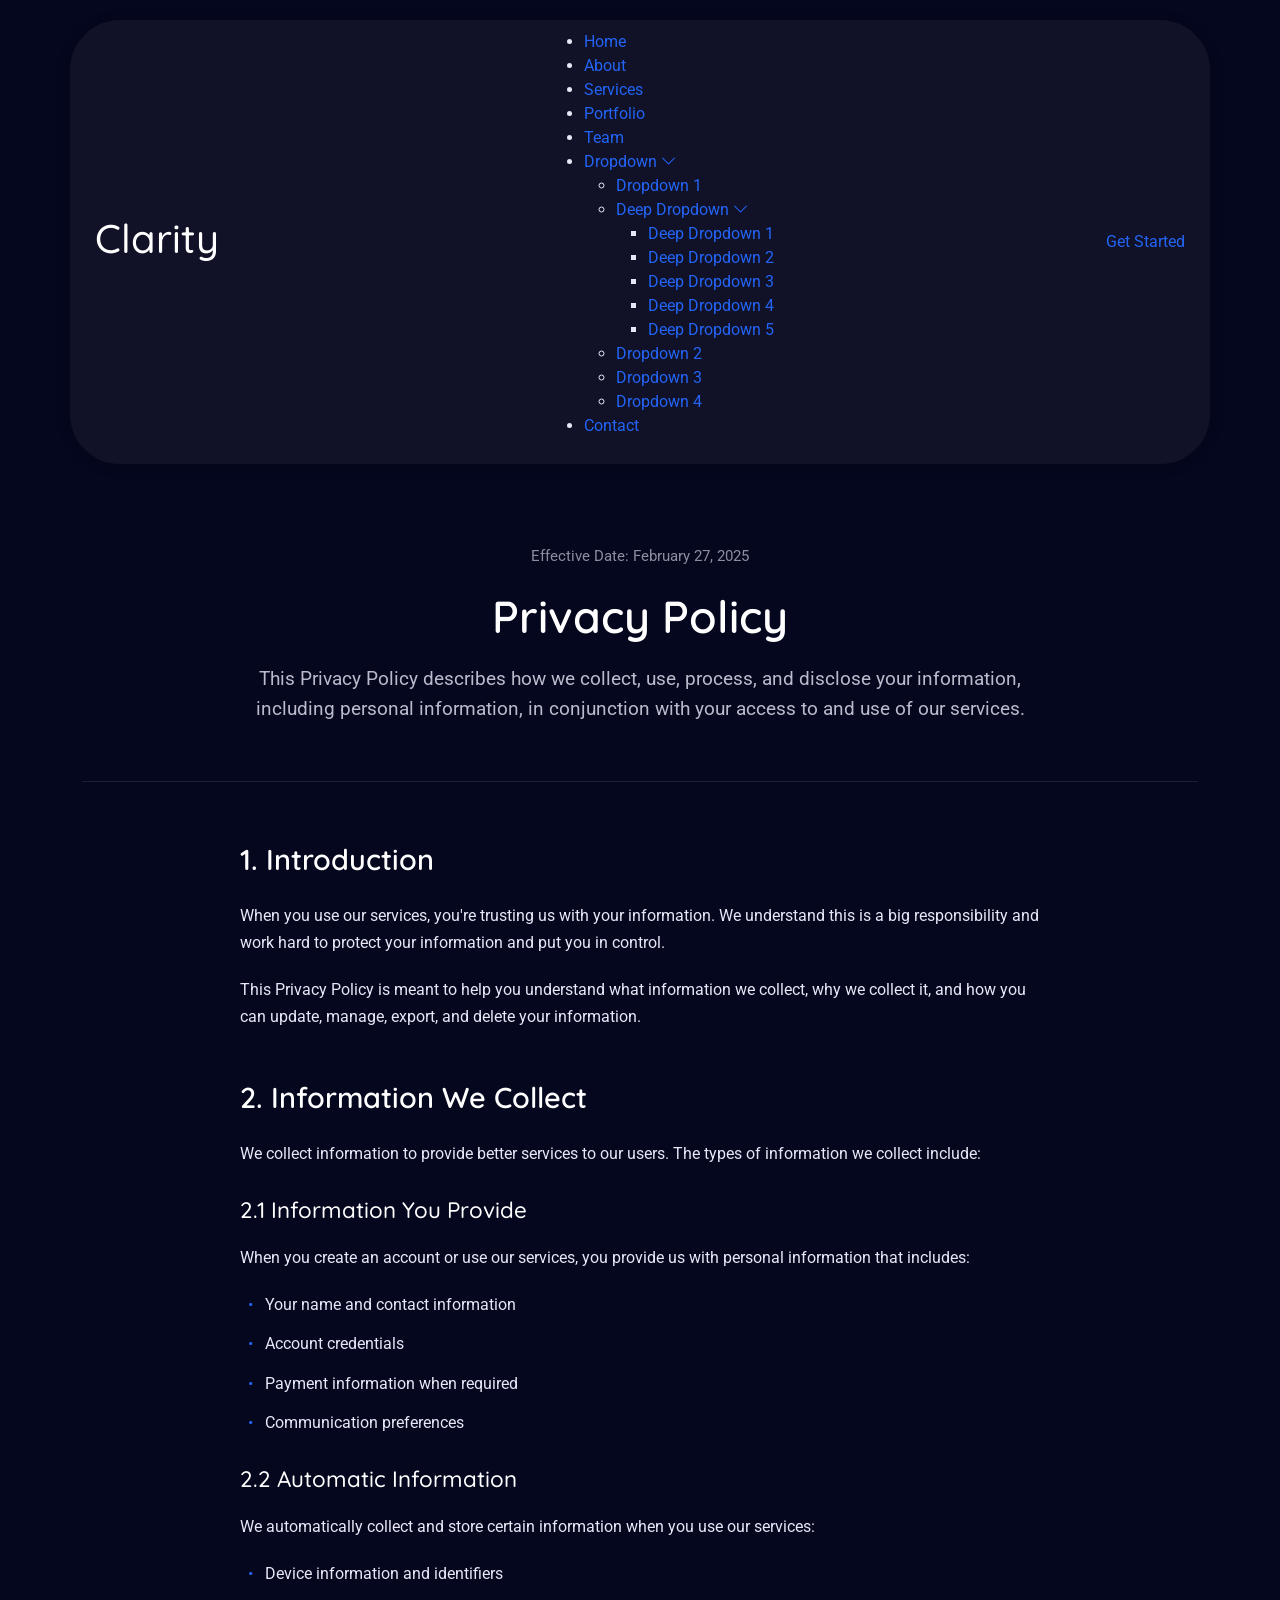
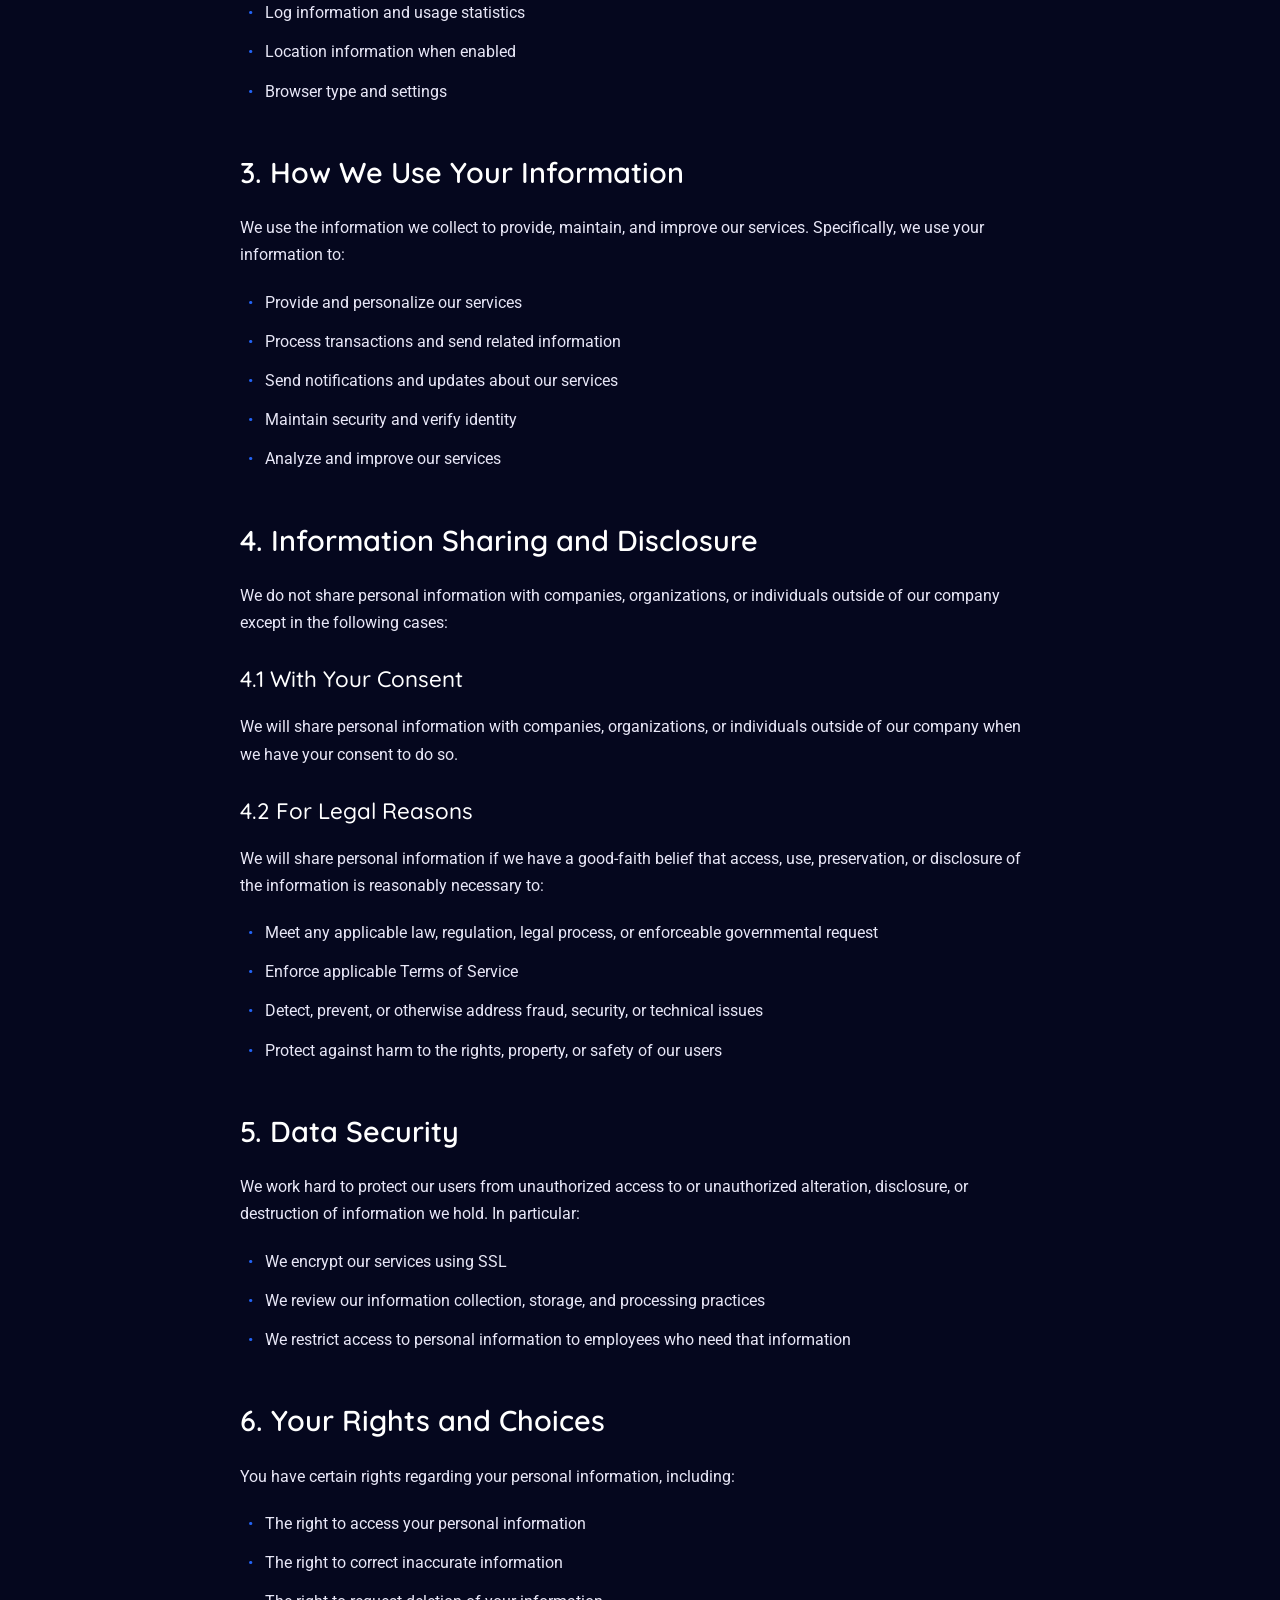
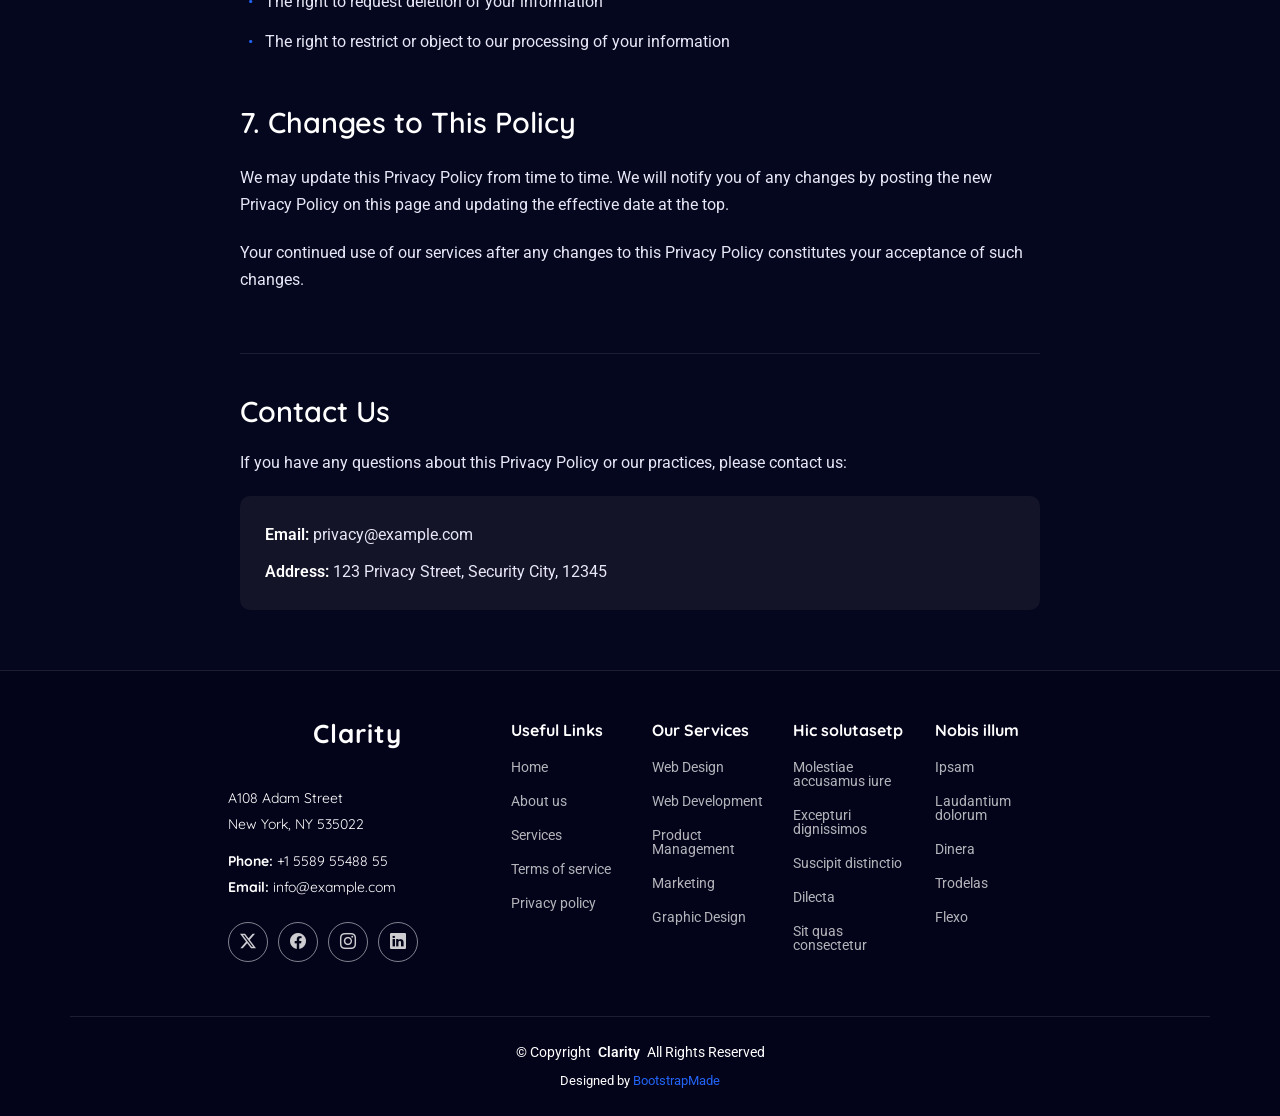
<file: privacy.html>
<!DOCTYPE html>
<html lang="en">

<head>
  <meta charset="utf-8">
  <meta content="width=device-width, initial-scale=1.0" name="viewport">
  <title>Privacy - Clarity Bootstrap Template</title>
  <meta name="description" content="">
  <meta name="keywords" content="">

  <!-- Favicons -->
  <link href="assets/img/favicon.png" rel="icon">
  <link href="assets/img/apple-touch-icon.png" rel="apple-touch-icon">

  <!-- Fonts -->
  <link href="https://fonts.googleapis.com" rel="preconnect">
  <link href="https://fonts.gstatic.com" rel="preconnect" crossorigin>
  <link href="https://fonts.googleapis.com/css2?family=Roboto:ital,wght@0,100;0,300;0,400;0,500;0,700;0,900;1,100;1,300;1,400;1,500;1,700;1,900&family=Poppins:ital,wght@0,100;0,200;0,300;0,400;0,500;0,600;0,700;0,800;0,900;1,100;1,200;1,300;1,400;1,500;1,600;1,700;1,800;1,900&family=Quicksand:wght@300;400;500;600;700&display=swap" rel="stylesheet">

  <!-- Vendor CSS Files -->
  <link href="assets/vendor/bootstrap/css/bootstrap.min.css" rel="stylesheet">
  <link href="assets/vendor/bootstrap-icons/bootstrap-icons.css" rel="stylesheet">
  <link href="assets/vendor/aos/aos.css" rel="stylesheet">
  <link href="assets/vendor/swiper/swiper-bundle.min.css" rel="stylesheet">
  <link href="assets/vendor/glightbox/css/glightbox.min.css" rel="stylesheet">

  <!-- Main CSS File -->
  <link href="assets/css/main.css" rel="stylesheet">

  <!-- =======================================================
  * Template Name: Clarity
  * Template URL: https://bootstrapmade.com/clarity-bootstrap-agency-template/
  * Updated: Sep 13 2025 with Bootstrap v5.3.8
  * Author: BootstrapMade.com
  * License: https://bootstrapmade.com/license/
  ======================================================== -->
</head>

<body class="privacy-page">

  <header id="header" class="header d-flex align-items-center sticky-top">
    <div class="header-container container-fluid container-xl position-relative d-flex align-items-center justify-content-between">

      <a href="index.html" class="logo d-flex align-items-center me-auto me-xl-0">
        <!-- Uncomment the line below if you also wish to use an image logo -->
        <!-- <img src="assets/img/logo.webp" alt=""> -->
        <h1 class="sitename">Clarity</h1>
      </a>

      <nav id="navmenu" class="navmenu">
        <ul>
          <li><a href="#hero">Home</a></li>
          <li><a href="#about">About</a></li>
          <li><a href="#services">Services</a></li>
          <li><a href="#portfolio">Portfolio</a></li>
          <li><a href="#team">Team</a></li>
          <li class="dropdown"><a href="#"><span>Dropdown</span> <i class="bi bi-chevron-down toggle-dropdown"></i></a>
            <ul>
              <li><a href="#">Dropdown 1</a></li>
              <li class="dropdown"><a href="#"><span>Deep Dropdown</span> <i class="bi bi-chevron-down toggle-dropdown"></i></a>
                <ul>
                  <li><a href="#">Deep Dropdown 1</a></li>
                  <li><a href="#">Deep Dropdown 2</a></li>
                  <li><a href="#">Deep Dropdown 3</a></li>
                  <li><a href="#">Deep Dropdown 4</a></li>
                  <li><a href="#">Deep Dropdown 5</a></li>
                </ul>
              </li>
              <li><a href="#">Dropdown 2</a></li>
              <li><a href="#">Dropdown 3</a></li>
              <li><a href="#">Dropdown 4</a></li>
            </ul>
          </li>
          <li><a href="#contact">Contact</a></li>
        </ul>
        <i class="mobile-nav-toggle d-xl-none bi bi-list"></i>
      </nav>

      <a class="btn-getstarted" href="#about">Get Started</a>

    </div>
  </header>

  <main class="main">

    <!-- Privacy Section -->
    <section id="privacy" class="privacy section">

      <div class="container" data-aos="fade-up">
        <!-- Header -->
        <div class="privacy-header" data-aos="fade-up">
          <div class="header-content">
            <div class="last-updated">Effective Date: February 27, 2025</div>
            <h1>Privacy Policy</h1>
            <p class="intro-text">This Privacy Policy describes how we collect, use, process, and disclose your information, including personal information, in conjunction with your access to and use of our services.</p>
          </div>
        </div>

        <!-- Main Content -->
        <div class="privacy-content" data-aos="fade-up">
          <!-- Introduction -->
          <div class="content-section">
            <h2>1. Introduction</h2>
            <p>When you use our services, you're trusting us with your information. We understand this is a big responsibility and work hard to protect your information and put you in control.</p>
            <p>This Privacy Policy is meant to help you understand what information we collect, why we collect it, and how you can update, manage, export, and delete your information.</p>
          </div>

          <!-- Information Collection -->
          <div class="content-section">
            <h2>2. Information We Collect</h2>
            <p>We collect information to provide better services to our users. The types of information we collect include:</p>

            <h3>2.1 Information You Provide</h3>
            <p>When you create an account or use our services, you provide us with personal information that includes:</p>
            <ul>
              <li>Your name and contact information</li>
              <li>Account credentials</li>
              <li>Payment information when required</li>
              <li>Communication preferences</li>
            </ul>

            <h3>2.2 Automatic Information</h3>
            <p>We automatically collect and store certain information when you use our services:</p>
            <ul>
              <li>Device information and identifiers</li>
              <li>Log information and usage statistics</li>
              <li>Location information when enabled</li>
              <li>Browser type and settings</li>
            </ul>
          </div>

          <!-- Use of Information -->
          <div class="content-section">
            <h2>3. How We Use Your Information</h2>
            <p>We use the information we collect to provide, maintain, and improve our services. Specifically, we use your information to:</p>
            <ul>
              <li>Provide and personalize our services</li>
              <li>Process transactions and send related information</li>
              <li>Send notifications and updates about our services</li>
              <li>Maintain security and verify identity</li>
              <li>Analyze and improve our services</li>
            </ul>
          </div>

          <!-- Information Sharing -->
          <div class="content-section">
            <h2>4. Information Sharing and Disclosure</h2>
            <p>We do not share personal information with companies, organizations, or individuals outside of our company except in the following cases:</p>

            <h3>4.1 With Your Consent</h3>
            <p>We will share personal information with companies, organizations, or individuals outside of our company when we have your consent to do so.</p>

            <h3>4.2 For Legal Reasons</h3>
            <p>We will share personal information if we have a good-faith belief that access, use, preservation, or disclosure of the information is reasonably necessary to:</p>
            <ul>
              <li>Meet any applicable law, regulation, legal process, or enforceable governmental request</li>
              <li>Enforce applicable Terms of Service</li>
              <li>Detect, prevent, or otherwise address fraud, security, or technical issues</li>
              <li>Protect against harm to the rights, property, or safety of our users</li>
            </ul>
          </div>

          <!-- Data Security -->
          <div class="content-section">
            <h2>5. Data Security</h2>
            <p>We work hard to protect our users from unauthorized access to or unauthorized alteration, disclosure, or destruction of information we hold. In particular:</p>
            <ul>
              <li>We encrypt our services using SSL</li>
              <li>We review our information collection, storage, and processing practices</li>
              <li>We restrict access to personal information to employees who need that information</li>
            </ul>
          </div>

          <!-- Your Rights -->
          <div class="content-section">
            <h2>6. Your Rights and Choices</h2>
            <p>You have certain rights regarding your personal information, including:</p>
            <ul>
              <li>The right to access your personal information</li>
              <li>The right to correct inaccurate information</li>
              <li>The right to request deletion of your information</li>
              <li>The right to restrict or object to our processing of your information</li>
            </ul>
          </div>

          <!-- Policy Updates -->
          <div class="content-section">
            <h2>7. Changes to This Policy</h2>
            <p>We may update this Privacy Policy from time to time. We will notify you of any changes by posting the new Privacy Policy on this page and updating the effective date at the top.</p>
            <p>Your continued use of our services after any changes to this Privacy Policy constitutes your acceptance of such changes.</p>
          </div>
        </div>

        <!-- Contact Section -->
        <div class="privacy-contact" data-aos="fade-up">
          <h2>Contact Us</h2>
          <p>If you have any questions about this Privacy Policy or our practices, please contact us:</p>
          <div class="contact-details">
            <p><strong>Email:</strong> privacy@example.com</p>
            <p><strong>Address:</strong> 123 Privacy Street, Security City, 12345</p>
          </div>
        </div>

      </div>

    </section><!-- /Privacy Section -->

  </main>

  <footer id="footer" class="footer position-relative dark-background">

    <div class="container footer-top">
      <div class="row gy-4">
        <div class="col-lg-4 col-md-6 footer-about">
          <a href="index.html" class="logo d-flex align-items-center">
            <span class="sitename">Clarity</span>
          </a>
          <div class="footer-contact pt-3">
            <p>A108 Adam Street</p>
            <p>New York, NY 535022</p>
            <p class="mt-3"><strong>Phone:</strong> <span>+1 5589 55488 55</span></p>
            <p><strong>Email:</strong> <span>info@example.com</span></p>
          </div>
          <div class="social-links d-flex mt-4">
            <a href=""><i class="bi bi-twitter-x"></i></a>
            <a href=""><i class="bi bi-facebook"></i></a>
            <a href=""><i class="bi bi-instagram"></i></a>
            <a href=""><i class="bi bi-linkedin"></i></a>
          </div>
        </div>

        <div class="col-lg-2 col-md-3 footer-links">
          <h4>Useful Links</h4>
          <ul>
            <li><a href="#">Home</a></li>
            <li><a href="#">About us</a></li>
            <li><a href="#">Services</a></li>
            <li><a href="#">Terms of service</a></li>
            <li><a href="#">Privacy policy</a></li>
          </ul>
        </div>

        <div class="col-lg-2 col-md-3 footer-links">
          <h4>Our Services</h4>
          <ul>
            <li><a href="#">Web Design</a></li>
            <li><a href="#">Web Development</a></li>
            <li><a href="#">Product Management</a></li>
            <li><a href="#">Marketing</a></li>
            <li><a href="#">Graphic Design</a></li>
          </ul>
        </div>

        <div class="col-lg-2 col-md-3 footer-links">
          <h4>Hic solutasetp</h4>
          <ul>
            <li><a href="#">Molestiae accusamus iure</a></li>
            <li><a href="#">Excepturi dignissimos</a></li>
            <li><a href="#">Suscipit distinctio</a></li>
            <li><a href="#">Dilecta</a></li>
            <li><a href="#">Sit quas consectetur</a></li>
          </ul>
        </div>

        <div class="col-lg-2 col-md-3 footer-links">
          <h4>Nobis illum</h4>
          <ul>
            <li><a href="#">Ipsam</a></li>
            <li><a href="#">Laudantium dolorum</a></li>
            <li><a href="#">Dinera</a></li>
            <li><a href="#">Trodelas</a></li>
            <li><a href="#">Flexo</a></li>
          </ul>
        </div>

      </div>
    </div>

    <div class="container copyright text-center mt-4">
      <p>© <span>Copyright</span> <strong class="px-1 sitename">Clarity</strong> <span>All Rights Reserved</span></p>
      <div class="credits">
        <!-- All the links in the footer should remain intact. -->
        <!-- You can delete the links only if you've purchased the pro version. -->
        <!-- Licensing information: https://bootstrapmade.com/license/ -->
        <!-- Purchase the pro version with working PHP/AJAX contact form: [buy-url] -->
        Designed by <a href="https://bootstrapmade.com/">BootstrapMade</a>
      </div>
    </div>

  </footer>

  <!-- Scroll Top -->
  <a href="#" id="scroll-top" class="scroll-top d-flex align-items-center justify-content-center"><i class="bi bi-arrow-up-short"></i></a>

  <!-- Preloader -->
  <div id="preloader"></div>

  <!-- Vendor JS Files -->
  <script src="assets/vendor/bootstrap/js/bootstrap.bundle.min.js"></script>
  <script src="assets/vendor/php-email-form/validate.js"></script>
  <script src="assets/vendor/aos/aos.js"></script>
  <script src="assets/vendor/purecounter/purecounter_vanilla.js"></script>
  <script src="assets/vendor/imagesloaded/imagesloaded.pkgd.min.js"></script>
  <script src="assets/vendor/isotope-layout/isotope.pkgd.min.js"></script>
  <script src="assets/vendor/swiper/swiper-bundle.min.js"></script>
  <script src="assets/vendor/glightbox/js/glightbox.min.js"></script>

  <!-- Main JS File -->
  <script src="assets/js/main.js"></script>

</body>

</html>
</file>
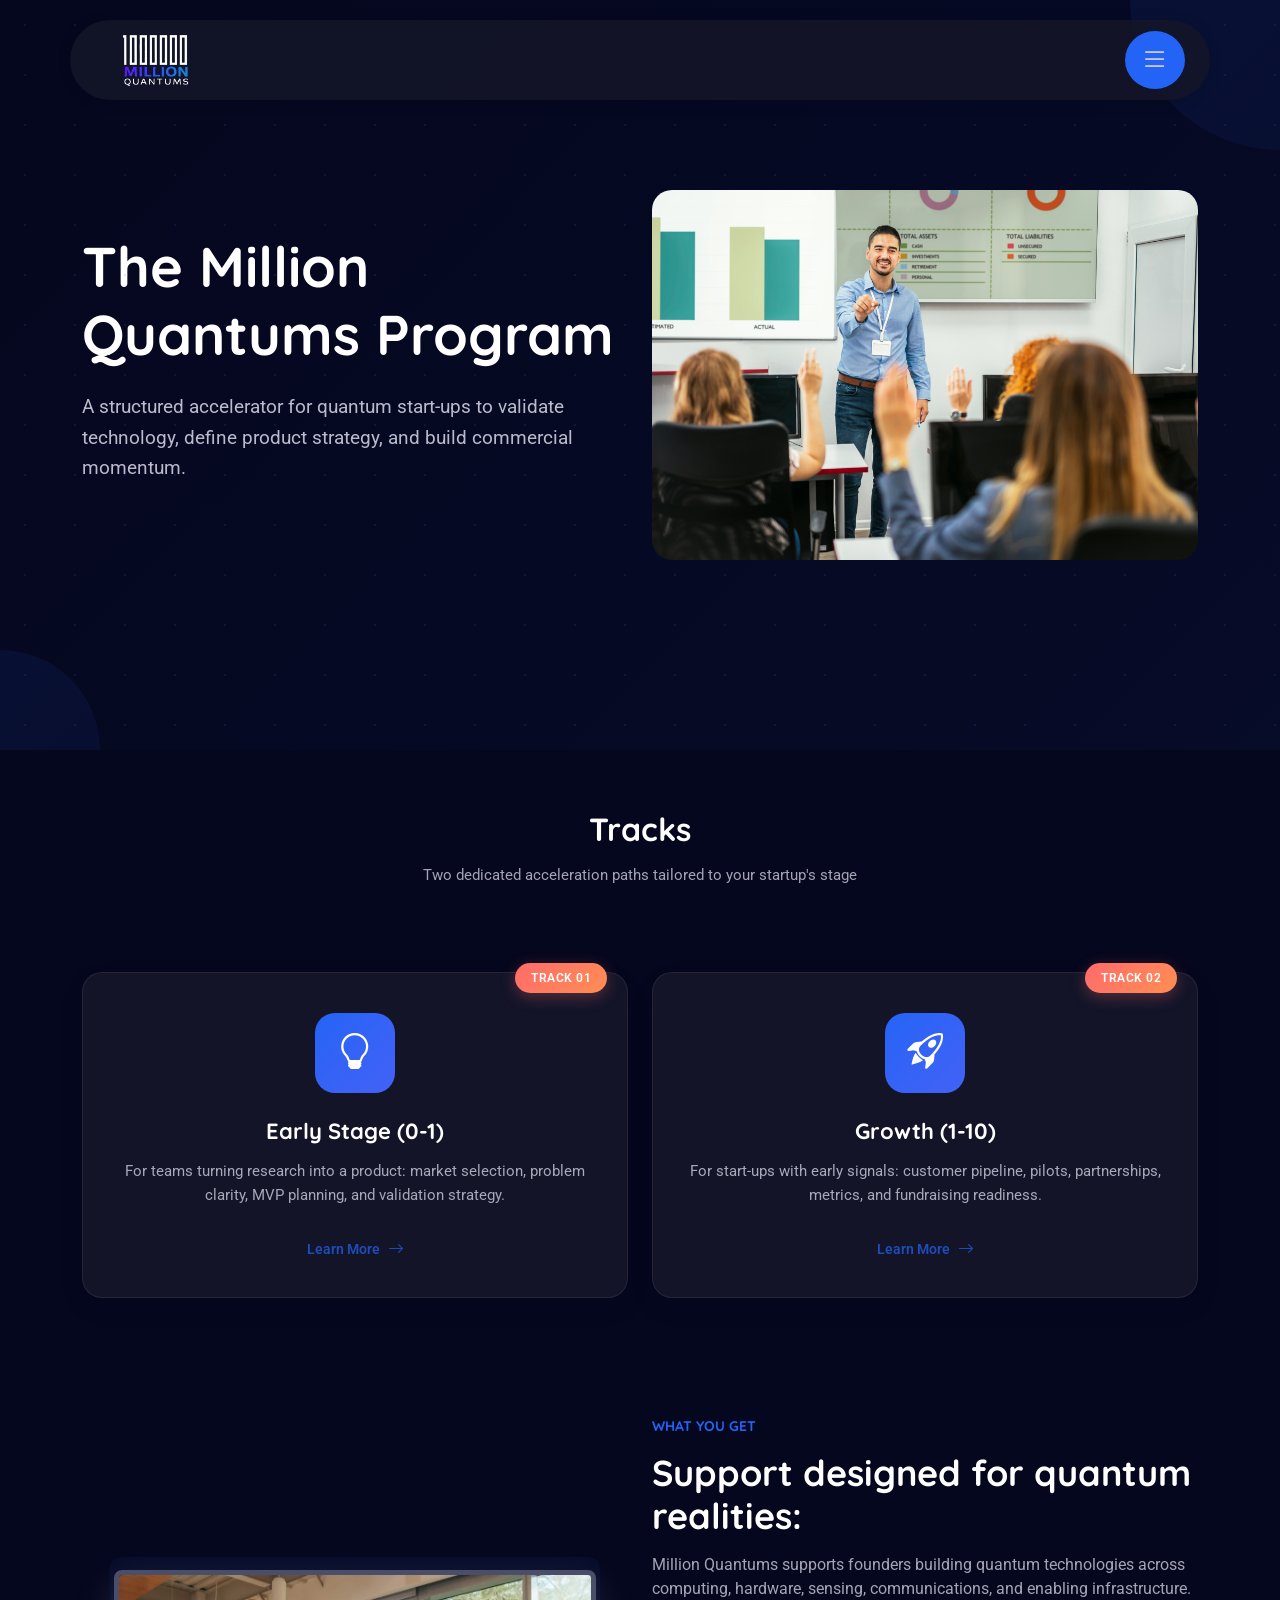
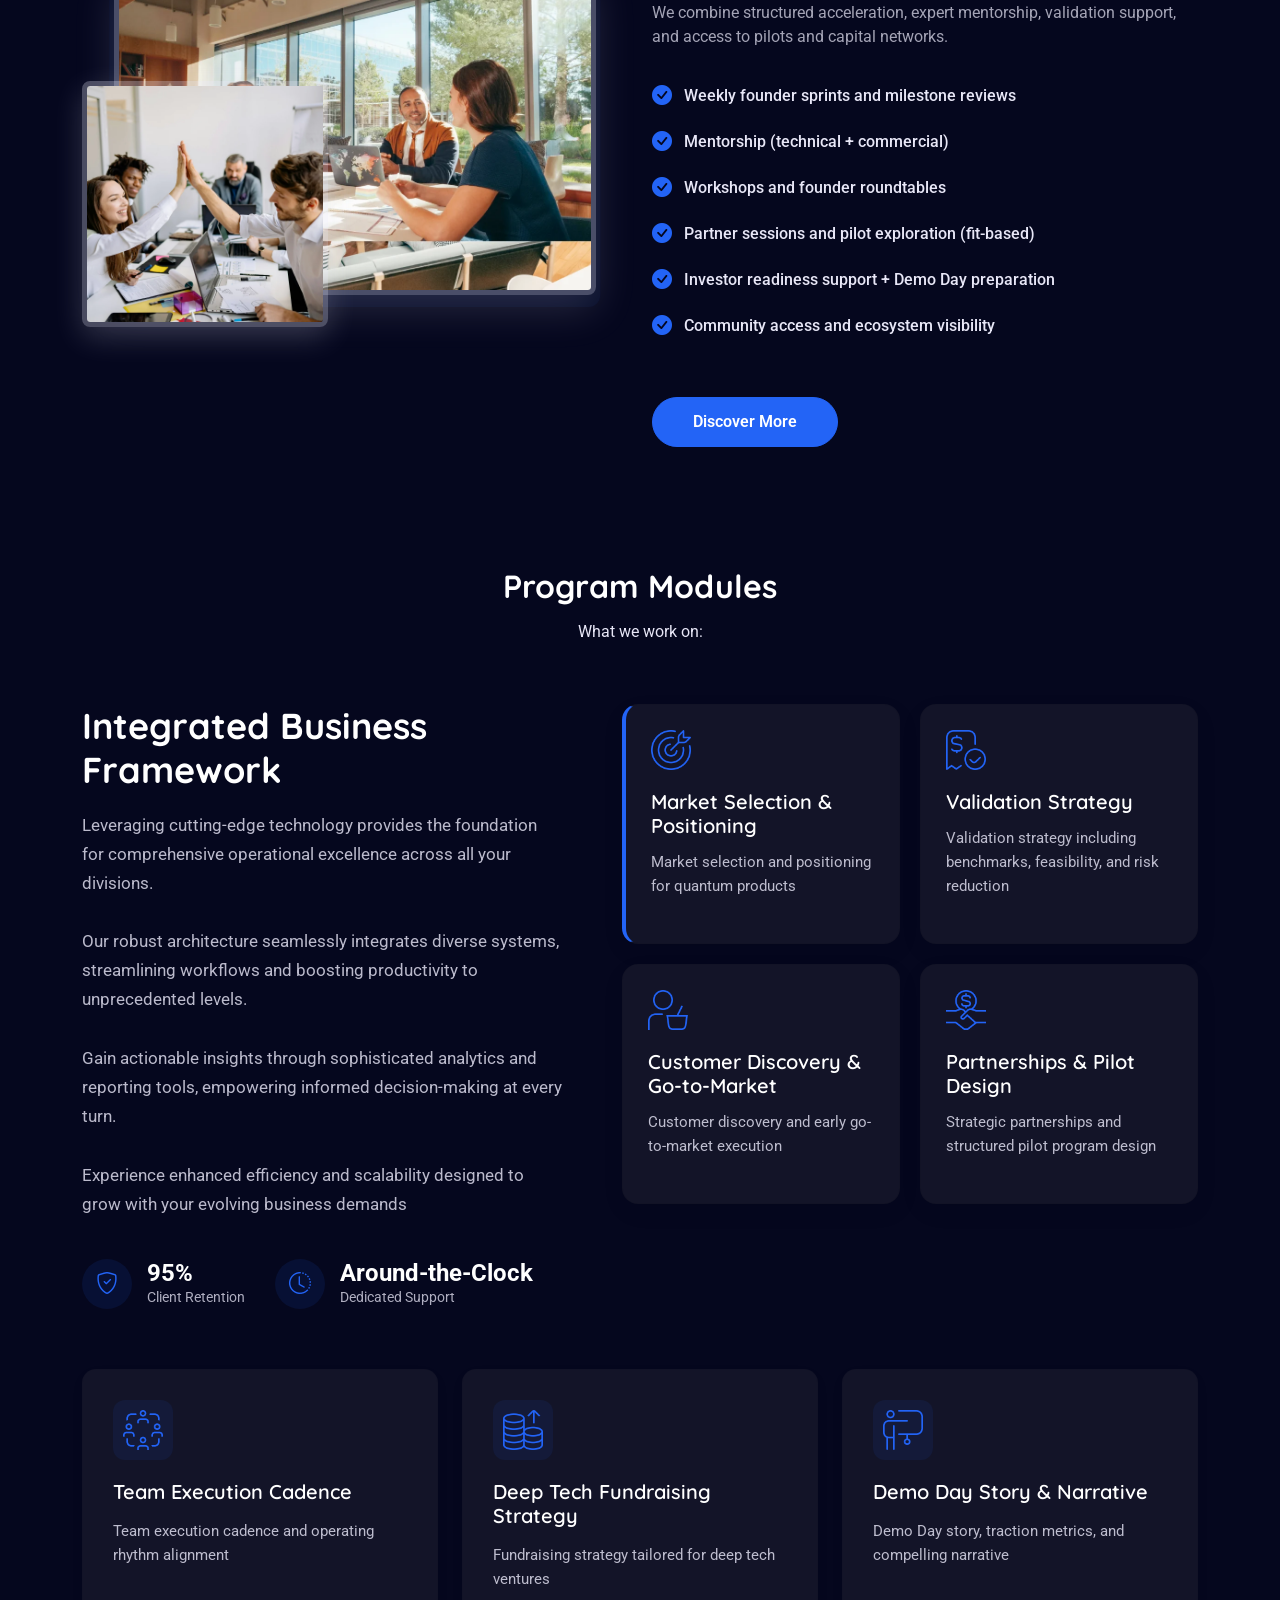
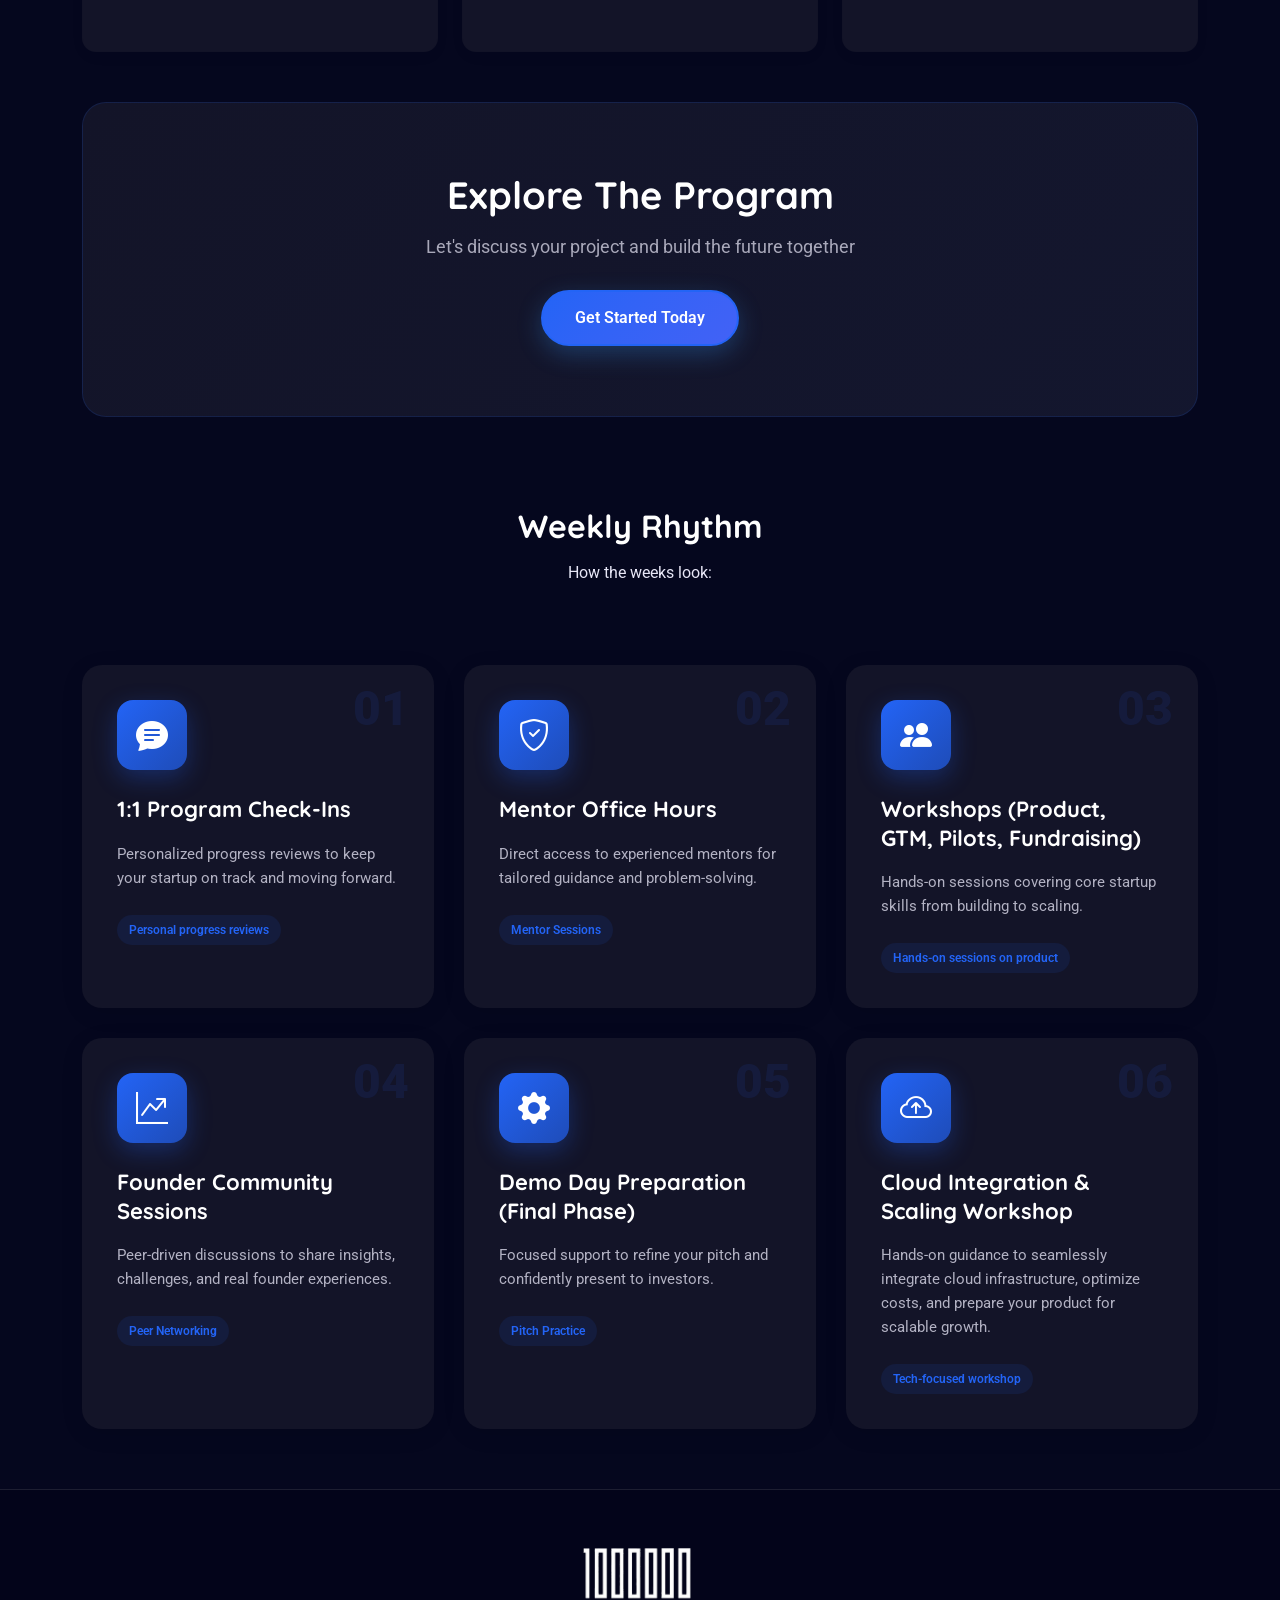
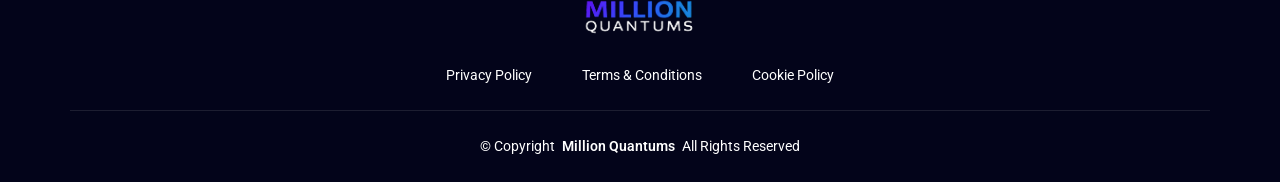
<file: program.html>
<!DOCTYPE html>
<html lang="en">

<head>
  <meta charset="utf-8">
  <meta content="width=device-width, initial-scale=1.0" name="viewport">
  <title>Programs - Million Quantum</title>
  <meta name="description" content="">
  <meta name="keywords" content="">

  <!-- Favicons -->
  <link href="assets/img/millionquantum-favicon.png" rel="icon">
  <link href="assets/img/millionquantum-favicon.png" rel="apple-touch-icon">

  <!-- Fonts -->
  <link href="https://fonts.googleapis.com" rel="preconnect">
  <link href="https://fonts.gstatic.com" rel="preconnect" crossorigin>
  <link href="https://fonts.googleapis.com/css2?family=Roboto:ital,wght@0,100;0,300;0,400;0,500;0,700;0,900;1,100;1,300;1,400;1,500;1,700;1,900&family=Poppins:ital,wght@0,100;0,200;0,300;0,400;0,500;0,600;0,700;0,800;0,900;1,100;1,200;1,300;1,400;1,500;1,600;1,700;1,800;1,900&family=Quicksand:wght@300;400;500;600;700&display=swap" rel="stylesheet">

  <!-- Vendor CSS Files -->
  <link href="assets/vendor/bootstrap/css/bootstrap.min.css" rel="stylesheet">
  <link href="assets/vendor/bootstrap-icons/bootstrap-icons.css" rel="stylesheet">
  <link href="assets/vendor/aos/aos.css" rel="stylesheet">
  <link href="assets/vendor/swiper/swiper-bundle.min.css" rel="stylesheet">
  <link href="assets/vendor/glightbox/css/glightbox.min.css" rel="stylesheet">

  <!-- Main CSS File -->
  <link href="assets/css/main.css" rel="stylesheet">

</head>

<body class="starter-page-page">

  <header id="header" class="header d-flex align-items-center">
  <div class="header-container container-fluid container-xl position-relative d-flex align-items-center justify-content-between">
    
    <!-- Logo -->
    <a href="index.html" class="logo d-flex align-items-center">
      <img src="assets/img/Million Quantums Logo Header - Light.svg" alt="Million Quantums Logo">
    </a>

    <!-- Menu Toggle Button (Hamburger) -->
    <div class="menu-toggle" id="menu-toggle">
      <i class="bi bi-list"></i>
    </div>

    <!-- Full-screen Overlay Navigation -->
    <nav id="overlay-nav" class="overlay-nav">
      <div class="overlay-nav-close col-1" id="overlay-close">
        <i class="bi bi-x-lg"></i>
      </div>
      <div class="overlay-nav-info col-3">
        <!-- Logo -->
        <a href="index.html" class="logo d-flex align-items-start">
          <img src="assets/img/Million Quantums Logo Header - Light.svg" alt="Million Quantums Logo">
        </a>
        <p>A quantum technology start-up accelerator helping founders turn breakthrough science into real-world products.</p>
      </div>
       <ul class="overlay-nav-list col-8">
        <li><a href="index.html" class="overlay-nav-link" data-num="01">Home</a></li>
        <li class="active"><a href="program.html" class="overlay-nav-link active" data-num="02">Program</a></li>
        <li><a href="apply.html" class="overlay-nav-link" data-num="03">Apply</a></li>
        <li><a href="partners.html" class="overlay-nav-link" data-num="04">Partners</a></li>
        <li><a href="blog.html" class="overlay-nav-link" data-num="05">Blog</a></li>
        <li><a href="contact.html" class="overlay-nav-link" data-num="06">Contact</a></li>
      </ul>

    </nav>

  </div>
</header>

  <main class="main">
    <!-- Hero Section -->
    <section id="hero" class="hero section">

      <div class="container">
        <div class="row align-items-center">
          <div class="col-lg-6" data-aos="fade-right" data-aos-delay="100">
            <div class="hero-content">
              <h1>The Million Quantums Program</h1>
              <p>A structured accelerator for quantum start-ups to validate technology, define product strategy, and build commercial momentum.</p>         
            </div>
          </div>
          <div class="col-lg-6" data-aos="fade-left" data-aos-delay="200">
            <div class="hero-visual">
              <div class="hero-image">
                <img src="assets/img/misc/ProgramHeroBG.png" alt="Digital Agency Hero" class="img-fluid">
              </div>
            </div>
          </div>
        </div>
      </div>

      <div class="hero-bg-elements">
        <div class="bg-shape shape-1"></div>
        <div class="bg-shape shape-2"></div>
        <div class="bg-particles"></div>
      </div>

    </section><!-- /Hero Section -->

   <!-- Services Section -->
<section id="services" class="services section">
  <!-- Section Title -->
  <div class="container section-title" data-aos="fade-up">
    <h2>Tracks</h2>
    <p>Two dedicated acceleration paths tailored to your startup's stage</p>
  </div><!-- End Section Title -->

  <div class="container" data-aos="fade-up" data-aos-delay="100">
    <div class="row gy-4">

      <!-- Early Stage (0-1) -->
      <div class="col-lg-6 col-md-6" data-aos="fade-up" data-aos-delay="200">
        <div class="service-card">
          <div class="service-icon">
            <i class="bi bi-lightbulb"></i> <!-- Idea/spark → perfect for early-stage discovery -->
          </div>
          <h4>Early Stage (0-1)</h4>
          <p>For teams turning research into a product: market selection, problem clarity, MVP planning, and validation strategy.</p>
          <a href="#contact" class="service-link">
            <span>Learn More</span>
            <i class="bi bi-arrow-right"></i>
          </a>
          <div class="service-badge">Track 01</div>
        </div>
      </div>

      <!-- Growth (1-10) -->
      <div class="col-lg-6 col-md-6" data-aos="fade-up" data-aos-delay="300">
        <div class="service-card">
          <div class="service-icon">
            <i class="bi bi-rocket-takeoff"></i> <!-- Launch/growth → ideal for scaling startups -->
          </div>
          <h4>Growth (1-10)</h4>
          <p>For start-ups with early signals: customer pipeline, pilots, partnerships, metrics, and fundraising readiness.</p>
          <a href="#contact" class="service-link">
            <span>Learn More</span>
            <i class="bi bi-arrow-right"></i>
          </a>
          <div class="service-badge">Track 02</div>
        </div>
      </div>

    </div>
  </div>
</section><!-- /Services Section -->


    <!-- About Section -->
    <section id="about" class="about section">

      <div class="container" data-aos="fade-up" data-aos-delay="100">

        <div class="row gy-5 align-items-center">

          <div class="col-lg-6" data-aos="fade-left" data-aos-delay="300">
            <div class="image-composition">
              <div class="image-main">
                <img src="assets/img/about/about-9.webp" alt="Modern office with a team working" class="img-fluid" loading="lazy">
              </div>
              <div class="image-secondary">
                <img src="assets/img/about/about-square-8.webp" alt="Collaborative discussion" class="img-fluid" loading="lazy">
              </div>
              
            </div>
          </div>

          <div class="col-lg-6" data-aos="fade-right" data-aos-delay="200">
            <div class="content">
              <h6 class="subtitle">What You Get</h6>
              <h2>Support designed for quantum realities:</h2>
              <p>
                Million Quantums supports founders building quantum technologies across computing, hardware, sensing, communications, and enabling infrastructure. We combine structured acceleration, expert mentorship, validation support, and access to pilots and capital networks.
              </p>

              <ul class="features-list">
                <li><i class="bi bi-check-circle-fill"></i><span>Weekly founder sprints and milestone reviews</span></li>
                <li><i class="bi bi-check-circle-fill"></i><span>Mentorship (technical + commercial)</span></li>
                <li><i class="bi bi-check-circle-fill"></i><span>Workshops and founder roundtables</span></li>
                <li><i class="bi bi-check-circle-fill"></i><span>Partner sessions and pilot exploration (fit-based)</span></li>
                <li><i class="bi bi-check-circle-fill"></i><span>Investor readiness support + Demo Day preparation</span></li>
                <li><i class="bi bi-check-circle-fill"></i><span>Community access and ecosystem visibility</span></li>
              </ul>

              <a href="#" class="btn btn-primary">Discover More</a>
            </div>
          </div>

          

        </div>

      </div>

    </section><!-- /About Section -->




    <!-- Features Section -->
    <section id="features" class="features section">

      <!-- Section Title -->
      <div class="container section-title" data-aos="fade-up">
        <h2>Program Modules</h2>
        <p>What we work on:</p>
      </div><!-- End Section Title -->

      <div class="container" data-aos="fade-up" data-aos-delay="100">

        <div class="features-overview">
          <div class="main-heading" data-aos="fade-right" data-aos-delay="200">
            <h2>Integrated Business Framework</h2>
            <p>Leveraging cutting-edge technology provides the foundation for comprehensive operational excellence across all your divisions.</p>
            <p>Our robust architecture seamlessly integrates diverse systems, streamlining workflows and boosting productivity to unprecedented levels.</p>
            <p>Gain actionable insights through sophisticated analytics and reporting tools, empowering informed decision-making at every turn.</p>
            <p>Experience enhanced efficiency and scalability designed to grow with your evolving business demands</p>
            <div class="achievement-badges">
              <div class="achievement">
                <span class="achievement-icon">
                  <i class="bi bi-shield-check"></i>
                </span>
                <div class="achievement-info">
                  <span class="achievement-value">95%</span>
                  <span class="achievement-label">Client Retention</span>
                </div>
              </div>
              <div class="achievement">
                <span class="achievement-icon">
                  <i class="bi bi-clock-history"></i>
                </span>
                <div class="achievement-info">
                  <span class="achievement-value">Around-the-Clock</span>
                  <span class="achievement-label">Dedicated Support</span>
                </div>
              </div>
            </div>
          </div>

          <div class="features-card-wrapper" data-aos="fade-left" data-aos-delay="300">
            <div class="features-row">
              <div class="feature-card feature-primary" data-aos="zoom-in" data-aos-delay="200">
                <div class="feature-icon">
                  <img src="assets/img/icons/bullseye-arrow-blue.png" alt="Market Selection">
                </div>
                <div class="feature-details">
                  <h3>Market Selection & Positioning</h3>
                  <p>Market selection and positioning for quantum products</p>
                </div>
              </div>

              <div class="feature-card" data-aos="zoom-in" data-aos-delay="300">
                <div class="feature-icon">
                  <img src="assets/img/icons/validating-receipt-blue.png" alt="Market Selection">
                </div>
                <div class="feature-details">
                  <h3>Validation Strategy</h3>
                  <p>Validation strategy including benchmarks, feasibility, and risk reduction</p>
                </div>
              </div>
            </div>

            <div class="features-row">
              <div class="feature-card" data-aos="zoom-in" data-aos-delay="400">
                <div class="feature-icon">
                  <img src="assets/img/icons/user-basket-blue.png" alt="Market Selection">
                </div>
                <div class="feature-details">
                  <h3>Customer Discovery & Go-to-Market</h3>
                  <p>Customer discovery and early go-to-market execution</p>
                </div>
              </div>

              <div class="feature-card" data-aos="zoom-in" data-aos-delay="500">
                <div class="feature-icon">
                  <img src="assets/img/icons/handshake-deal-loan-blue.png" alt="Market Selection">
                </div>
                <div class="feature-details">
                  <h3>Partnerships & Pilot Design</h3>
                  <p>Strategic partnerships and structured pilot program design</p>
                </div>
              </div>
            </div>
          </div>
        </div>

        <div class="additional-features" data-aos="fade-up" data-aos-delay="100">
          <div class="row gx-4 gy-4">
            <div class="col-lg-4 col-md-6" data-aos="fade-up" data-aos-delay="200">
              <div class="additional-feature-card">
                <div class="icon-container">
                  <img src="assets/img/icons/department-blue.png" alt="Market Selection">
                </div>
                <h4>Team Execution Cadence</h4>
                <p>Team execution cadence and operating rhythm alignment</p>
              </div>
            </div>

            <div class="col-lg-4 col-md-6" data-aos="fade-up" data-aos-delay="300">
              <div class="additional-feature-card">
                <div class="icon-container">
                  <img src="assets/img/icons/money-income-blue.png" alt="Market Selection">
                </div>
                <h4>Deep Tech Fundraising Strategy</h4>
                <p>Fundraising strategy tailored for deep tech ventures</p>
              </div>
            </div>

            <div class="col-lg-4 col-md-6" data-aos="fade-up" data-aos-delay="400">
              <div class="additional-feature-card">
                <div class="icon-container">
                  <img src="assets/img/icons/person-presenting-blue.png" alt="Market Selection">
                </div>
                <h4>Demo Day Story & Narrative</h4>
                <p>Demo Day story, traction metrics, and compelling narrative</p>
              </div>
            </div>
          </div>
        </div>

        <div class="row mt-5">
          <div class="col-12 text-center" data-aos="fade-up" data-aos-delay="400">
            <div class="why-us-cta">
              <h3>Explore The Program</h3>
              <p>Let's discuss your project and build the future together</p>
              <a href="contact.html" class="btn btn-primary">Get Started Today</a>
            </div>
          </div>
        </div>
      </div>



    </section><!-- /Features Section -->

    <!-- weekly Section -->
    <section id="weekly" class="weekly section">

      <!-- Section Title -->
      <div class="container section-title" data-aos="fade-up">
        <h2>Weekly Rhythm</h2>
        <p>How the weeks look:</p>
      </div><!-- End Section Title -->

      <div class="container" data-aos="fade-up" data-aos-delay="100">

        <div class="weekly-grid">
          <div class="feature-item" data-aos="flip-up" data-aos-delay="250">
            <div class="feature-number">01</div>
            <div class="feature-content">
              <div class="feature-icon">
                <i class="bi bi-chat-text-fill"></i>
              </div>
              <h4>1:1 Program Check-Ins</h4>
              <p>Personalized progress reviews to keep your startup on track and moving forward.</p>
              <div class="feature-tags">
                <span class="tag">Personal progress reviews</span>
              </div>
            </div>
          </div>

          <div class="feature-item" data-aos="flip-up" data-aos-delay="300">
            <div class="feature-number">02</div>
            <div class="feature-content">
              <div class="feature-icon">
                <i class="bi bi-shield-check"></i>
              </div>
              <h4>Mentor Office Hours</h4>
              <p>Direct access to experienced mentors for tailored guidance and problem-solving.</p>
              <div class="feature-tags">
                <span class="tag">Mentor Sessions</span>
              </div>
            </div>
          </div>

          <div class="feature-item" data-aos="flip-up" data-aos-delay="350">
            <div class="feature-number">03</div>
            <div class="feature-content">
              <div class="feature-icon">
                <i class="bi bi-people-fill"></i>
              </div>
              <h4>Workshops (Product, GTM, Pilots, Fundraising)</h4>
              <p>Hands-on sessions covering core startup skills from building to scaling.</p>
              <div class="feature-tags">
                <span class="tag">Hands-on sessions on product</span>
              </div>
            </div>
          </div>

          <div class="feature-item" data-aos="flip-up" data-aos-delay="400">
            <div class="feature-number">04</div>
            <div class="feature-content">
              <div class="feature-icon">
                <i class="bi bi-graph-up-arrow"></i>
              </div>
              <h4>Founder Community Sessions</h4>
              <p>Peer-driven discussions to share insights, challenges, and real founder experiences.</p>
              <div class="feature-tags">
                <span class="tag">Peer Networking</span>
              </div>
            </div>
          </div>

          <div class="feature-item" data-aos="flip-up" data-aos-delay="450">
            <div class="feature-number">05</div>
            <div class="feature-content">
              <div class="feature-icon">
                <i class="bi bi-gear-fill"></i>
              </div>
              <h4>Demo Day Preparation (Final Phase)</h4>
              <p>Focused support to refine your pitch and confidently present to investors.</p>
              <div class="feature-tags">
                <span class="tag">Pitch Practice</span>
              </div>
            </div>
          </div>

          <div class="feature-item" data-aos="flip-up" data-aos-delay="500">
            <div class="feature-number">06</div>
            <div class="feature-content">
              <div class="feature-icon">
                <i class="bi bi-cloud-arrow-up"></i>
              </div>
              <h4>Cloud Integration & Scaling Workshop</h4>
              <p>Hands-on guidance to seamlessly integrate cloud infrastructure, optimize costs, and prepare your product for scalable growth.</p>
              <div class="feature-tags">
                <span class="tag">Tech-focused workshop</span>
              </div>
            </div>
          </div>
        </div>

      </div>

    </section><!-- /weekly Section -->
    

    

  </main>

  <footer id="footer" class="footer position-relative dark-background">

    <div class="container footer-top">
      <div class="row gy-4">
        <div class="col-lg-12 col-md-6 footer-about">
          <a href="index.html" class="logo d-flex align-items-center">
            <img src="assets/img/Million Quantums Logo Header - Light.svg" alt="Million Quantums Logo">
          </a>
          <div class="policy-links d-flex mt-4">
            <a href="">Privacy Policy</a>
            <a href="">Terms & Conditions</a>
            <a href="">Cookie Policy</a>
          </div>
        </div>

      </div>
    </div>

    <div class="container copyright text-center mt-4">
      <p>© <span>Copyright</span> <a href="#" class="px-1 sitename">Million Quantums</a> <span>All Rights Reserved</span></p>
    </div>

  </footer>

  <!-- Scroll Top -->
  <a href="#" id="scroll-top" class="scroll-top d-flex align-items-center justify-content-center"><i class="bi bi-arrow-up-short"></i></a>

  <!-- Preloader -->
  <div id="preloader"></div>

  <!-- Vendor JS Files -->
  <script src="assets/vendor/bootstrap/js/bootstrap.bundle.min.js"></script>
  <script src="assets/vendor/php-email-form/validate.js"></script>
  <script src="assets/vendor/aos/aos.js"></script>
  <script src="assets/vendor/purecounter/purecounter_vanilla.js"></script>
  <script src="assets/vendor/imagesloaded/imagesloaded.pkgd.min.js"></script>
  <script src="assets/vendor/isotope-layout/isotope.pkgd.min.js"></script>
  <script src="assets/vendor/swiper/swiper-bundle.min.js"></script>
  <script src="assets/vendor/glightbox/js/glightbox.min.js"></script>

  <!-- Main JS File -->
  <script src="assets/js/main.js"></script>

</body>

</html>
</file>
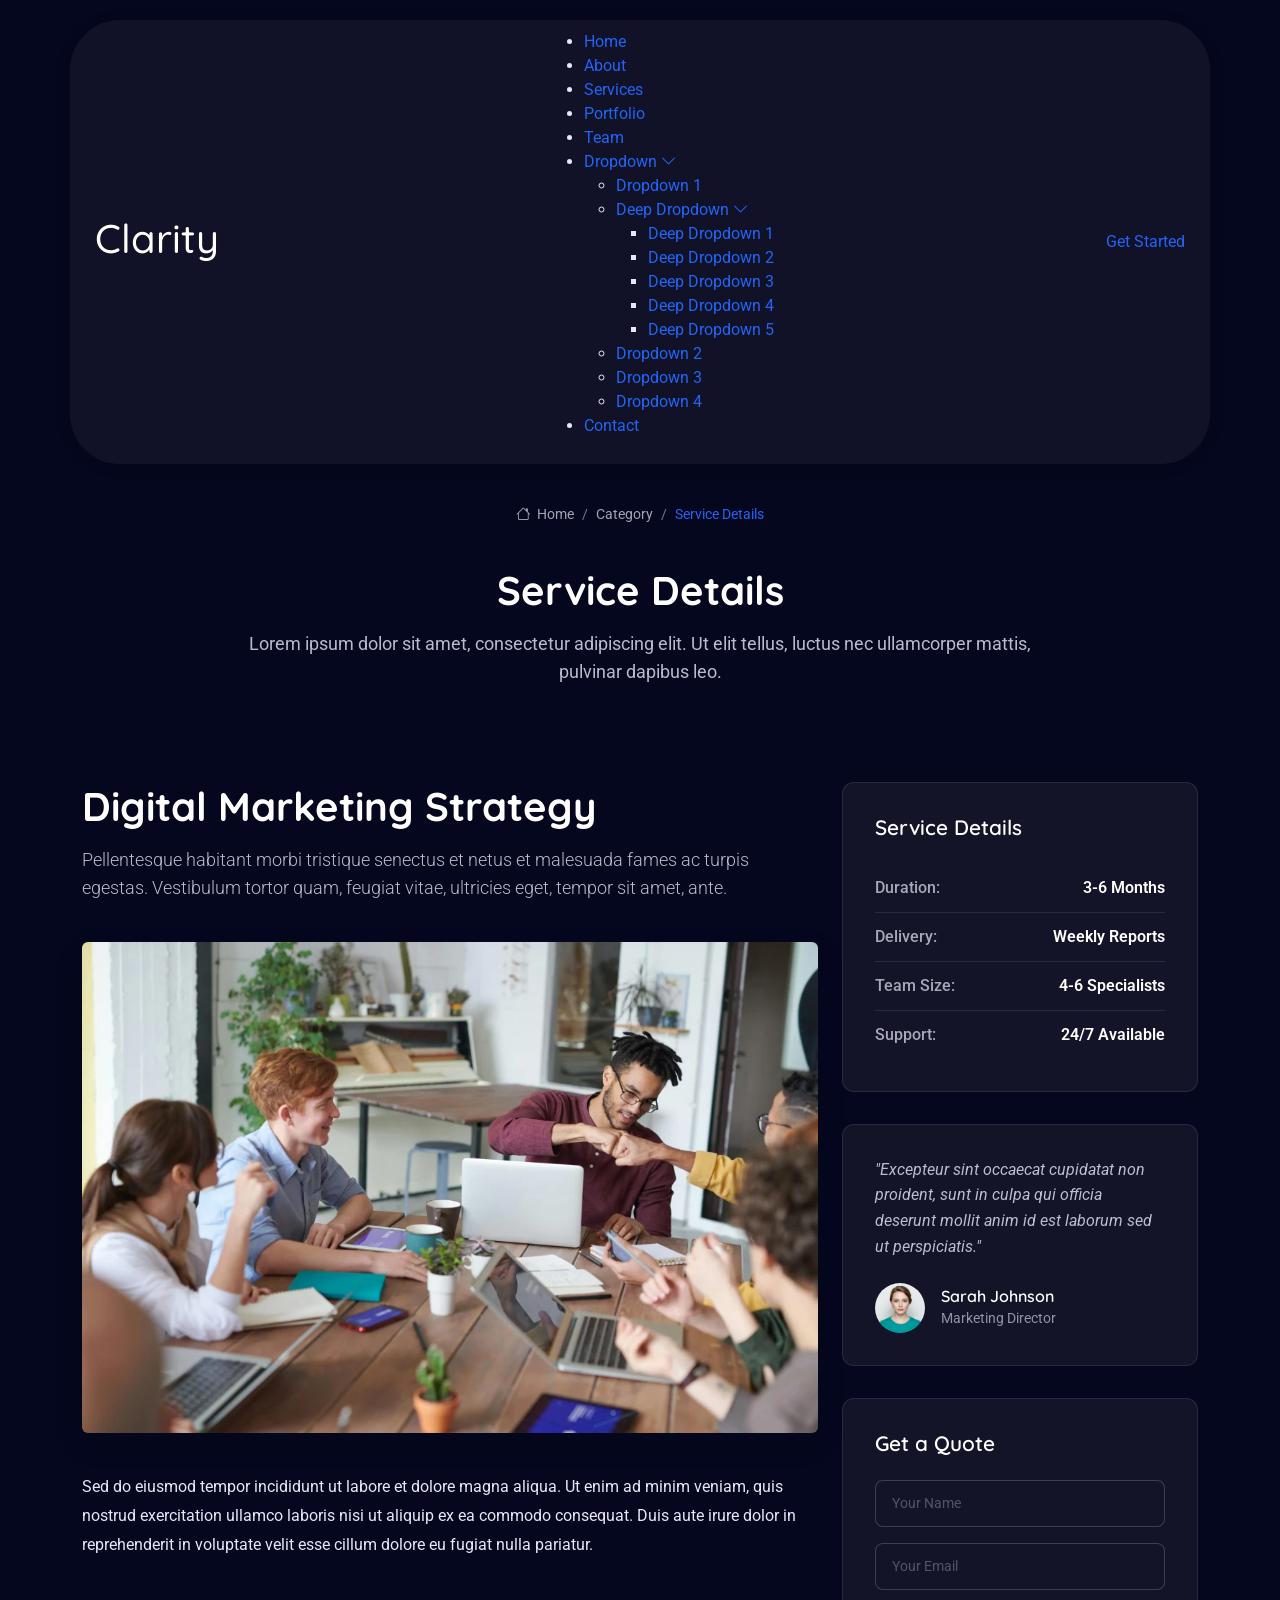
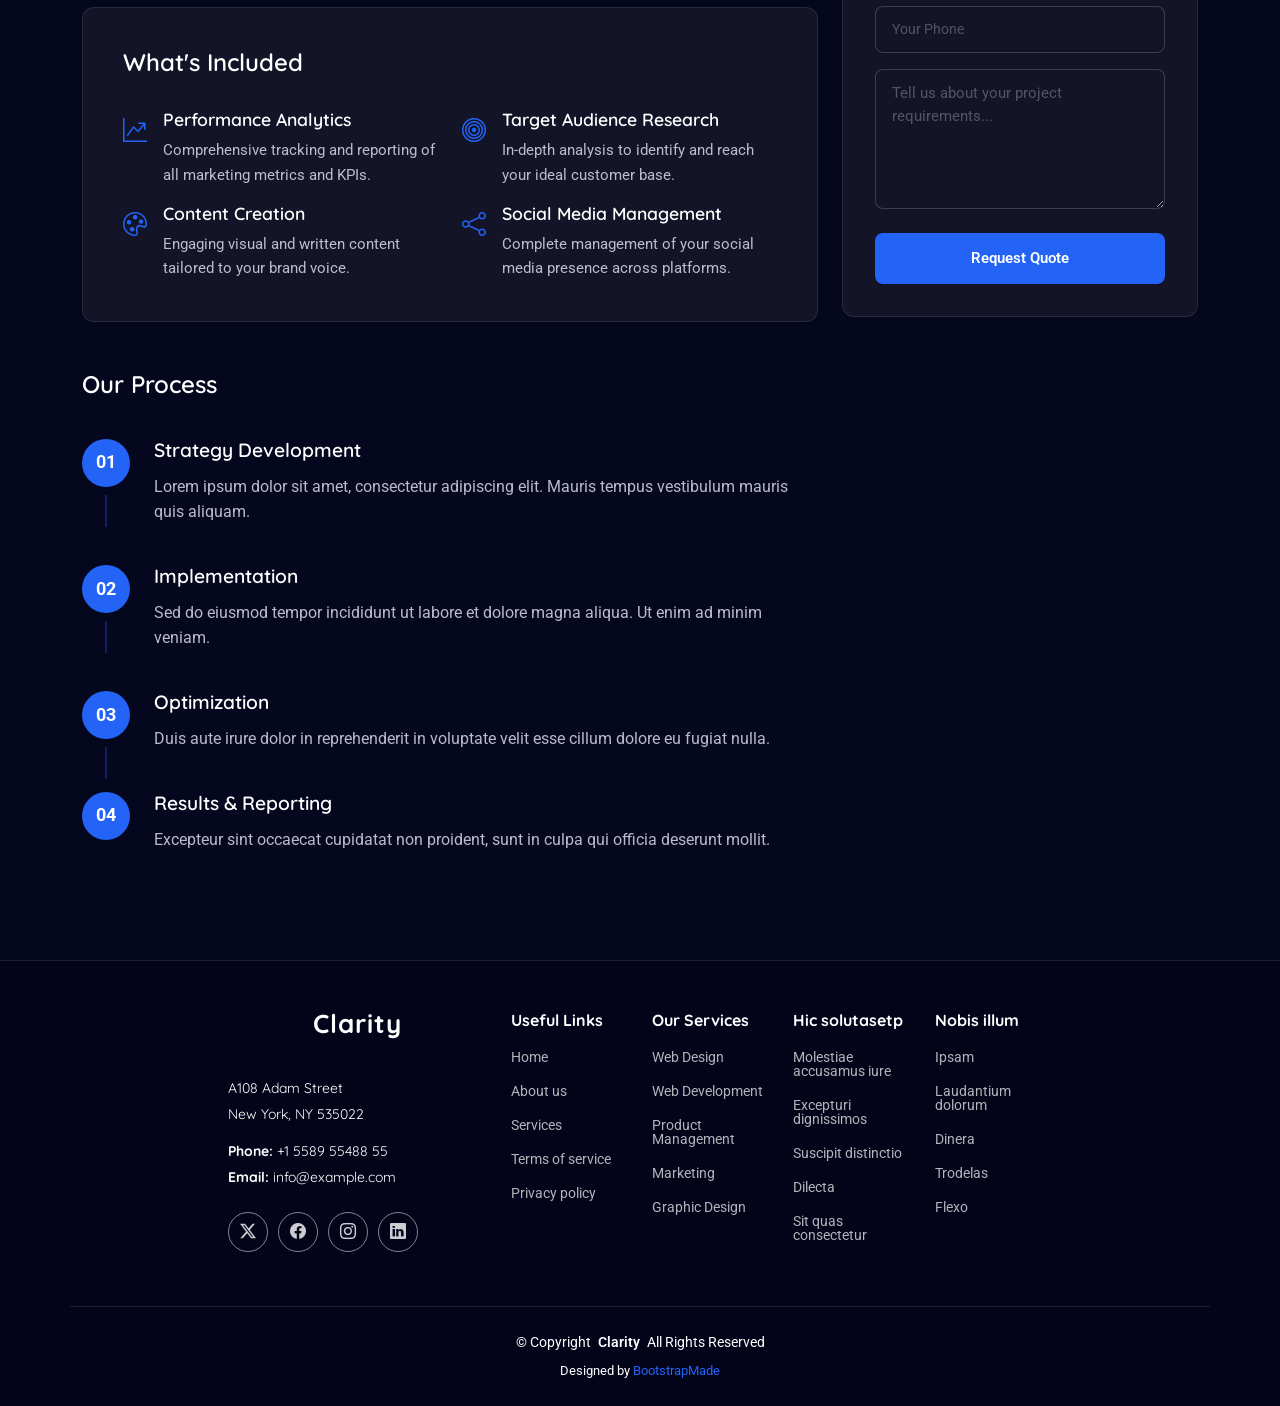
<file: service-details.html>
<!DOCTYPE html>
<html lang="en">

<head>
  <meta charset="utf-8">
  <meta content="width=device-width, initial-scale=1.0" name="viewport">
  <title>Service Details - Clarity Bootstrap Template</title>
  <meta name="description" content="">
  <meta name="keywords" content="">

  <!-- Favicons -->
  <link href="assets/img/favicon.png" rel="icon">
  <link href="assets/img/apple-touch-icon.png" rel="apple-touch-icon">

  <!-- Fonts -->
  <link href="https://fonts.googleapis.com" rel="preconnect">
  <link href="https://fonts.gstatic.com" rel="preconnect" crossorigin>
  <link href="https://fonts.googleapis.com/css2?family=Roboto:ital,wght@0,100;0,300;0,400;0,500;0,700;0,900;1,100;1,300;1,400;1,500;1,700;1,900&family=Poppins:ital,wght@0,100;0,200;0,300;0,400;0,500;0,600;0,700;0,800;0,900;1,100;1,200;1,300;1,400;1,500;1,600;1,700;1,800;1,900&family=Quicksand:wght@300;400;500;600;700&display=swap" rel="stylesheet">

  <!-- Vendor CSS Files -->
  <link href="assets/vendor/bootstrap/css/bootstrap.min.css" rel="stylesheet">
  <link href="assets/vendor/bootstrap-icons/bootstrap-icons.css" rel="stylesheet">
  <link href="assets/vendor/aos/aos.css" rel="stylesheet">
  <link href="assets/vendor/swiper/swiper-bundle.min.css" rel="stylesheet">
  <link href="assets/vendor/glightbox/css/glightbox.min.css" rel="stylesheet">

  <!-- Main CSS File -->
  <link href="assets/css/main.css" rel="stylesheet">

  <!-- =======================================================
  * Template Name: Clarity
  * Template URL: https://bootstrapmade.com/clarity-bootstrap-agency-template/
  * Updated: Sep 13 2025 with Bootstrap v5.3.8
  * Author: BootstrapMade.com
  * License: https://bootstrapmade.com/license/
  ======================================================== -->
</head>

<body class="service-details-page">

  <header id="header" class="header d-flex align-items-center sticky-top">
    <div class="header-container container-fluid container-xl position-relative d-flex align-items-center justify-content-between">

      <a href="index.html" class="logo d-flex align-items-center me-auto me-xl-0">
        <!-- Uncomment the line below if you also wish to use an image logo -->
        <!-- <img src="assets/img/logo.webp" alt=""> -->
        <h1 class="sitename">Clarity</h1>
      </a>

      <nav id="navmenu" class="navmenu">
        <ul>
          <li><a href="#hero">Home</a></li>
          <li><a href="#about">About</a></li>
          <li><a href="#services">Services</a></li>
          <li><a href="#portfolio">Portfolio</a></li>
          <li><a href="#team">Team</a></li>
          <li class="dropdown"><a href="#"><span>Dropdown</span> <i class="bi bi-chevron-down toggle-dropdown"></i></a>
            <ul>
              <li><a href="#">Dropdown 1</a></li>
              <li class="dropdown"><a href="#"><span>Deep Dropdown</span> <i class="bi bi-chevron-down toggle-dropdown"></i></a>
                <ul>
                  <li><a href="#">Deep Dropdown 1</a></li>
                  <li><a href="#">Deep Dropdown 2</a></li>
                  <li><a href="#">Deep Dropdown 3</a></li>
                  <li><a href="#">Deep Dropdown 4</a></li>
                  <li><a href="#">Deep Dropdown 5</a></li>
                </ul>
              </li>
              <li><a href="#">Dropdown 2</a></li>
              <li><a href="#">Dropdown 3</a></li>
              <li><a href="#">Dropdown 4</a></li>
            </ul>
          </li>
          <li><a href="#contact">Contact</a></li>
        </ul>
        <i class="mobile-nav-toggle d-xl-none bi bi-list"></i>
      </nav>

      <a class="btn-getstarted" href="#about">Get Started</a>

    </div>
  </header>

  <main class="main">

    <!-- Page Title -->
    <div class="page-title">
      <div class="breadcrumbs">
        <nav aria-label="breadcrumb">
          <ol class="breadcrumb">
            <li class="breadcrumb-item"><a href="#"><i class="bi bi-house"></i> Home</a></li>
            <li class="breadcrumb-item"><a href="#">Category</a></li>
            <li class="breadcrumb-item active current">Service Details</li>
          </ol>
        </nav>
      </div>

      <div class="title-wrapper">
        <h1>Service Details</h1>
        <p>Lorem ipsum dolor sit amet, consectetur adipiscing elit. Ut elit tellus, luctus nec ullamcorper mattis, pulvinar dapibus leo.</p>
      </div>
    </div><!-- End Page Title -->

    <!-- Service Details Section -->
    <section id="service-details" class="service-details section">

      <div class="container" data-aos="fade-up" data-aos-delay="100">

        <div class="row gy-4">

          <!-- Service Overview -->
          <div class="col-lg-8">
            <div class="service-content">
              <h2>Digital Marketing Strategy</h2>
              <p class="lead">Pellentesque habitant morbi tristique senectus et netus et malesuada fames ac turpis egestas. Vestibulum tortor quam, feugiat vitae, ultricies eget, tempor sit amet, ante.</p>

              <div class="service-image" data-aos="fade-up" data-aos-delay="200">
                <img src="assets/img/services/services-3.webp" alt="Digital Marketing" class="img-fluid rounded">
              </div>

              <p>Sed do eiusmod tempor incididunt ut labore et dolore magna aliqua. Ut enim ad minim veniam, quis nostrud exercitation ullamco laboris nisi ut aliquip ex ea commodo consequat. Duis aute irure dolor in reprehenderit in voluptate velit esse cillum dolore eu fugiat nulla pariatur.</p>

              <!-- Service Features -->
              <div class="service-features" data-aos="fade-up" data-aos-delay="300">
                <h4>What's Included</h4>
                <div class="row gy-3">
                  <div class="col-md-6">
                    <div class="feature-item">
                      <i class="bi bi-graph-up-arrow flex-shrink-0"></i>
                      <div>
                        <h5>Performance Analytics</h5>
                        <p>Comprehensive tracking and reporting of all marketing metrics and KPIs.</p>
                      </div>
                    </div>
                  </div>
                  <div class="col-md-6">
                    <div class="feature-item">
                      <i class="bi bi-bullseye flex-shrink-0"></i>
                      <div>
                        <h5>Target Audience Research</h5>
                        <p>In-depth analysis to identify and reach your ideal customer base.</p>
                      </div>
                    </div>
                  </div>
                  <div class="col-md-6">
                    <div class="feature-item">
                      <i class="bi bi-palette flex-shrink-0"></i>
                      <div>
                        <h5>Content Creation</h5>
                        <p>Engaging visual and written content tailored to your brand voice.</p>
                      </div>
                    </div>
                  </div>
                  <div class="col-md-6">
                    <div class="feature-item">
                      <i class="bi bi-share flex-shrink-0"></i>
                      <div>
                        <h5>Social Media Management</h5>
                        <p>Complete management of your social media presence across platforms.</p>
                      </div>
                    </div>
                  </div>
                </div>
              </div>

              <!-- Process Steps -->
              <div class="service-process" data-aos="fade-up" data-aos-delay="400">
                <h4>Our Process</h4>
                <div class="process-steps">
                  <div class="step-item">
                    <div class="step-number">01</div>
                    <div class="step-content">
                      <h5>Strategy Development</h5>
                      <p>Lorem ipsum dolor sit amet, consectetur adipiscing elit. Mauris tempus vestibulum mauris quis aliquam.</p>
                    </div>
                  </div>
                  <div class="step-item">
                    <div class="step-number">02</div>
                    <div class="step-content">
                      <h5>Implementation</h5>
                      <p>Sed do eiusmod tempor incididunt ut labore et dolore magna aliqua. Ut enim ad minim veniam.</p>
                    </div>
                  </div>
                  <div class="step-item">
                    <div class="step-number">03</div>
                    <div class="step-content">
                      <h5>Optimization</h5>
                      <p>Duis aute irure dolor in reprehenderit in voluptate velit esse cillum dolore eu fugiat nulla.</p>
                    </div>
                  </div>
                  <div class="step-item">
                    <div class="step-number">04</div>
                    <div class="step-content">
                      <h5>Results &amp; Reporting</h5>
                      <p>Excepteur sint occaecat cupidatat non proident, sunt in culpa qui officia deserunt mollit.</p>
                    </div>
                  </div>
                </div>
              </div>

            </div>
          </div><!-- End Service Content -->

          <!-- Sidebar -->
          <div class="col-lg-4">
            <div class="sidebar" data-aos="fade-up" data-aos-delay="200">

              <!-- Service Quick Facts -->
              <div class="service-info">
                <h4>Service Details</h4>
                <ul class="service-facts">
                  <li>
                    <span class="fact-label">Duration:</span>
                    <span class="fact-value">3-6 Months</span>
                  </li>
                  <li>
                    <span class="fact-label">Delivery:</span>
                    <span class="fact-value">Weekly Reports</span>
                  </li>
                  <li>
                    <span class="fact-label">Team Size:</span>
                    <span class="fact-value">4-6 Specialists</span>
                  </li>
                  <li>
                    <span class="fact-label">Support:</span>
                    <span class="fact-value">24/7 Available</span>
                  </li>
                </ul>
              </div>

              <!-- Testimonial -->
              <div class="service-testimonial">
                <div class="testimonial-content">
                  <p>"Excepteur sint occaecat cupidatat non proident, sunt in culpa qui officia deserunt mollit anim id est laborum sed ut perspiciatis."</p>
                  <div class="testimonial-author">
                    <img src="assets/img/person/person-f-3.webp" alt="Sarah Johnson" class="author-image">
                    <div class="author-info">
                      <h5>Sarah Johnson</h5>
                      <span>Marketing Director</span>
                    </div>
                  </div>
                </div>
              </div>

              <!-- Contact Form -->
              <div class="inquiry-form">
                <h4>Get a Quote</h4>
                <form action="forms/get-a-quote.php" method="post" class="php-email-form">
                  <div class="form-group mb-3">
                    <input type="text" name="name" class="form-control" id="name" placeholder="Your Name" required="">
                  </div>
                  <div class="form-group mb-3">
                    <input type="email" name="email" class="form-control" id="email" placeholder="Your Email" required="">
                  </div>
                  <div class="form-group mb-3">
                    <input type="tel" name="phone" class="form-control" id="phone" placeholder="Your Phone">
                  </div>
                  <input type="hidden" name="subect" value="Service Quote Request">
                  <div class="form-group mb-4">
                    <textarea class="form-control" name="message" rows="5" placeholder="Tell us about your project requirements..." required=""></textarea>
                  </div>
                  <div class="loading">Loading</div>
                  <div class="error-message"></div>
                  <div class="sent-message">Your message has been sent. Thank you!</div>
                  <button type="submit" class="btn-submit w-100">Request Quote</button>
                </form>
              </div>

            </div>
          </div><!-- End Sidebar -->

        </div>

      </div>

    </section><!-- /Service Details Section -->

  </main>

  <footer id="footer" class="footer position-relative dark-background">

    <div class="container footer-top">
      <div class="row gy-4">
        <div class="col-lg-4 col-md-6 footer-about">
          <a href="index.html" class="logo d-flex align-items-center">
            <span class="sitename">Clarity</span>
          </a>
          <div class="footer-contact pt-3">
            <p>A108 Adam Street</p>
            <p>New York, NY 535022</p>
            <p class="mt-3"><strong>Phone:</strong> <span>+1 5589 55488 55</span></p>
            <p><strong>Email:</strong> <span>info@example.com</span></p>
          </div>
          <div class="social-links d-flex mt-4">
            <a href=""><i class="bi bi-twitter-x"></i></a>
            <a href=""><i class="bi bi-facebook"></i></a>
            <a href=""><i class="bi bi-instagram"></i></a>
            <a href=""><i class="bi bi-linkedin"></i></a>
          </div>
        </div>

        <div class="col-lg-2 col-md-3 footer-links">
          <h4>Useful Links</h4>
          <ul>
            <li><a href="#">Home</a></li>
            <li><a href="#">About us</a></li>
            <li><a href="#">Services</a></li>
            <li><a href="#">Terms of service</a></li>
            <li><a href="#">Privacy policy</a></li>
          </ul>
        </div>

        <div class="col-lg-2 col-md-3 footer-links">
          <h4>Our Services</h4>
          <ul>
            <li><a href="#">Web Design</a></li>
            <li><a href="#">Web Development</a></li>
            <li><a href="#">Product Management</a></li>
            <li><a href="#">Marketing</a></li>
            <li><a href="#">Graphic Design</a></li>
          </ul>
        </div>

        <div class="col-lg-2 col-md-3 footer-links">
          <h4>Hic solutasetp</h4>
          <ul>
            <li><a href="#">Molestiae accusamus iure</a></li>
            <li><a href="#">Excepturi dignissimos</a></li>
            <li><a href="#">Suscipit distinctio</a></li>
            <li><a href="#">Dilecta</a></li>
            <li><a href="#">Sit quas consectetur</a></li>
          </ul>
        </div>

        <div class="col-lg-2 col-md-3 footer-links">
          <h4>Nobis illum</h4>
          <ul>
            <li><a href="#">Ipsam</a></li>
            <li><a href="#">Laudantium dolorum</a></li>
            <li><a href="#">Dinera</a></li>
            <li><a href="#">Trodelas</a></li>
            <li><a href="#">Flexo</a></li>
          </ul>
        </div>

      </div>
    </div>

    <div class="container copyright text-center mt-4">
      <p>© <span>Copyright</span> <strong class="px-1 sitename">Clarity</strong> <span>All Rights Reserved</span></p>
      <div class="credits">
        <!-- All the links in the footer should remain intact. -->
        <!-- You can delete the links only if you've purchased the pro version. -->
        <!-- Licensing information: https://bootstrapmade.com/license/ -->
        <!-- Purchase the pro version with working PHP/AJAX contact form: [buy-url] -->
        Designed by <a href="https://bootstrapmade.com/">BootstrapMade</a>
      </div>
    </div>

  </footer>

  <!-- Scroll Top -->
  <a href="#" id="scroll-top" class="scroll-top d-flex align-items-center justify-content-center"><i class="bi bi-arrow-up-short"></i></a>

  <!-- Preloader -->
  <div id="preloader"></div>

  <!-- Vendor JS Files -->
  <script src="assets/vendor/bootstrap/js/bootstrap.bundle.min.js"></script>
  <script src="assets/vendor/php-email-form/validate.js"></script>
  <script src="assets/vendor/aos/aos.js"></script>
  <script src="assets/vendor/purecounter/purecounter_vanilla.js"></script>
  <script src="assets/vendor/imagesloaded/imagesloaded.pkgd.min.js"></script>
  <script src="assets/vendor/isotope-layout/isotope.pkgd.min.js"></script>
  <script src="assets/vendor/swiper/swiper-bundle.min.js"></script>
  <script src="assets/vendor/glightbox/js/glightbox.min.js"></script>

  <!-- Main JS File -->
  <script src="assets/js/main.js"></script>

</body>

</html>
</file>
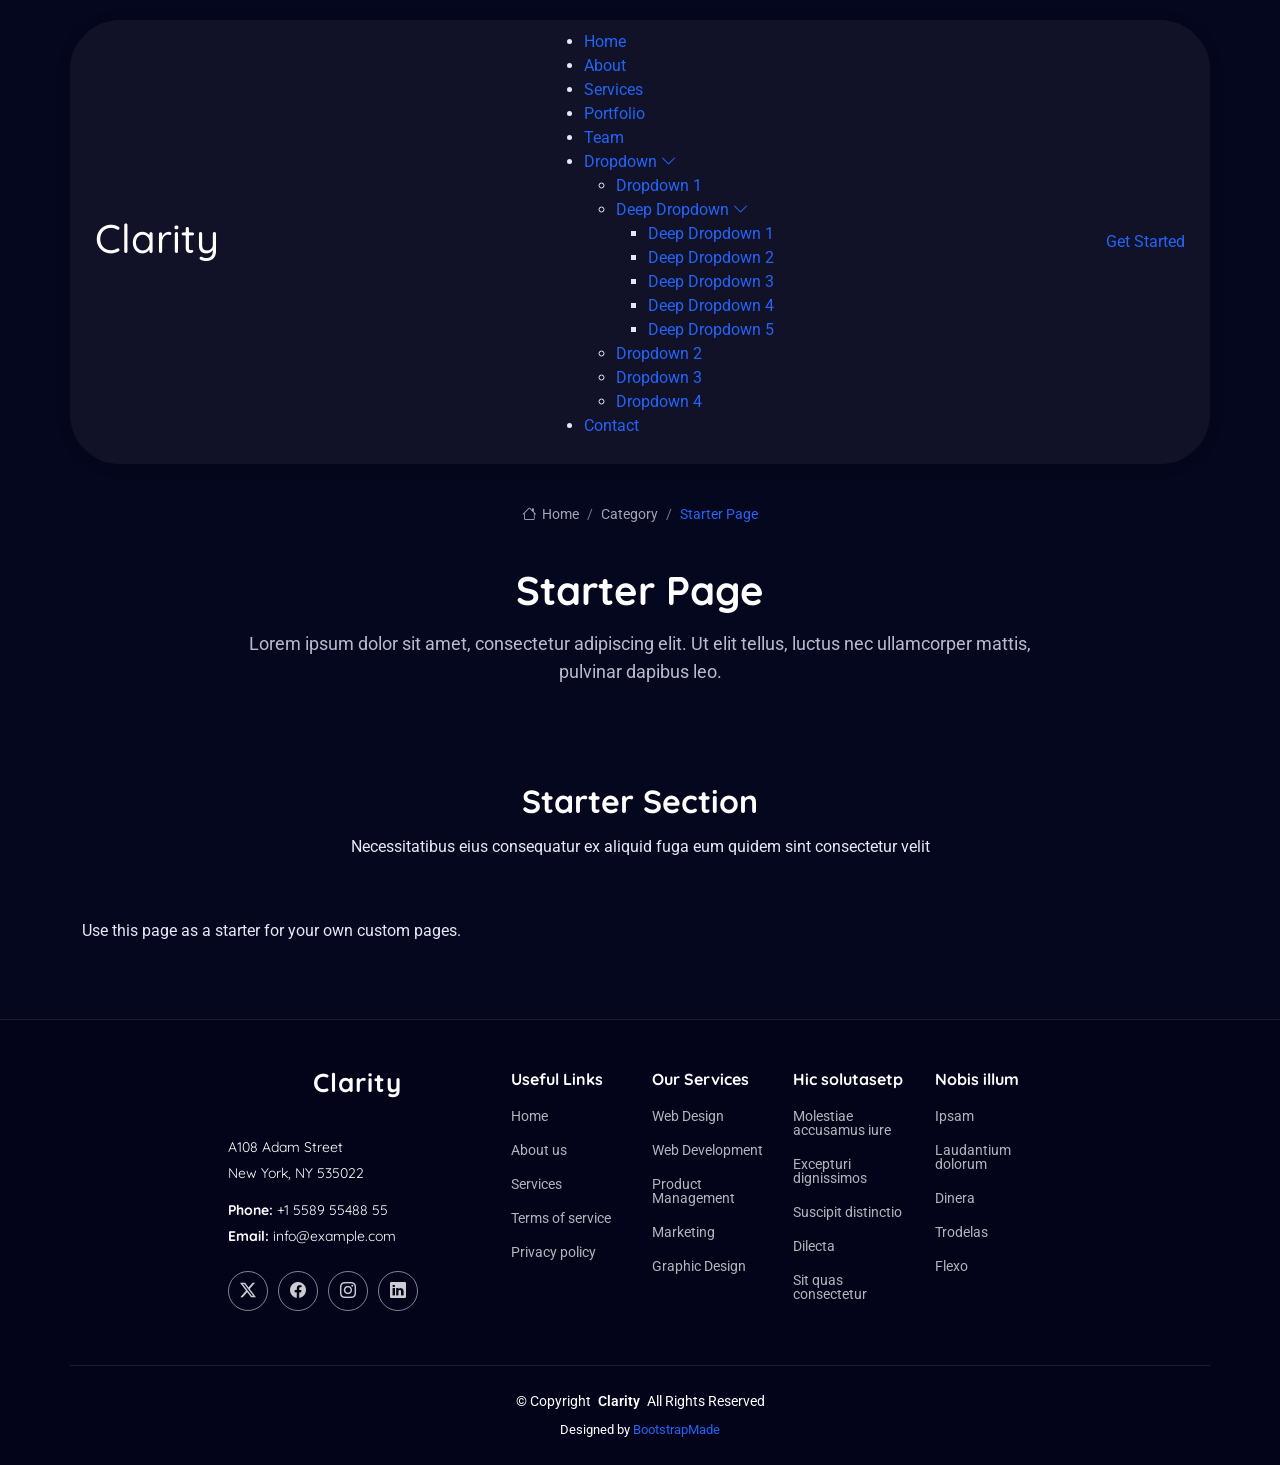
<file: starter-page.html>
<!DOCTYPE html>
<html lang="en">

<head>
  <meta charset="utf-8">
  <meta content="width=device-width, initial-scale=1.0" name="viewport">
  <title>Starter Page - Clarity Bootstrap Template</title>
  <meta name="description" content="">
  <meta name="keywords" content="">

  <!-- Favicons -->
  <link href="assets/img/favicon.png" rel="icon">
  <link href="assets/img/apple-touch-icon.png" rel="apple-touch-icon">

  <!-- Fonts -->
  <link href="https://fonts.googleapis.com" rel="preconnect">
  <link href="https://fonts.gstatic.com" rel="preconnect" crossorigin>
  <link href="https://fonts.googleapis.com/css2?family=Roboto:ital,wght@0,100;0,300;0,400;0,500;0,700;0,900;1,100;1,300;1,400;1,500;1,700;1,900&family=Poppins:ital,wght@0,100;0,200;0,300;0,400;0,500;0,600;0,700;0,800;0,900;1,100;1,200;1,300;1,400;1,500;1,600;1,700;1,800;1,900&family=Quicksand:wght@300;400;500;600;700&display=swap" rel="stylesheet">

  <!-- Vendor CSS Files -->
  <link href="assets/vendor/bootstrap/css/bootstrap.min.css" rel="stylesheet">
  <link href="assets/vendor/bootstrap-icons/bootstrap-icons.css" rel="stylesheet">
  <link href="assets/vendor/aos/aos.css" rel="stylesheet">
  <link href="assets/vendor/swiper/swiper-bundle.min.css" rel="stylesheet">
  <link href="assets/vendor/glightbox/css/glightbox.min.css" rel="stylesheet">

  <!-- Main CSS File -->
  <link href="assets/css/main.css" rel="stylesheet">

  <!-- =======================================================
  * Template Name: Clarity
  * Template URL: https://bootstrapmade.com/clarity-bootstrap-agency-template/
  * Updated: Sep 13 2025 with Bootstrap v5.3.8
  * Author: BootstrapMade.com
  * License: https://bootstrapmade.com/license/
  ======================================================== -->
</head>

<body class="starter-page-page">

  <header id="header" class="header d-flex align-items-center sticky-top">
    <div class="header-container container-fluid container-xl position-relative d-flex align-items-center justify-content-between">

      <a href="index.html" class="logo d-flex align-items-center me-auto me-xl-0">
        <!-- Uncomment the line below if you also wish to use an image logo -->
        <!-- <img src="assets/img/logo.webp" alt=""> -->
        <h1 class="sitename">Clarity</h1>
      </a>

      <nav id="navmenu" class="navmenu">
        <ul>
          <li><a href="#hero">Home</a></li>
          <li><a href="#about">About</a></li>
          <li><a href="#services">Services</a></li>
          <li><a href="#portfolio">Portfolio</a></li>
          <li><a href="#team">Team</a></li>
          <li class="dropdown"><a href="#"><span>Dropdown</span> <i class="bi bi-chevron-down toggle-dropdown"></i></a>
            <ul>
              <li><a href="#">Dropdown 1</a></li>
              <li class="dropdown"><a href="#"><span>Deep Dropdown</span> <i class="bi bi-chevron-down toggle-dropdown"></i></a>
                <ul>
                  <li><a href="#">Deep Dropdown 1</a></li>
                  <li><a href="#">Deep Dropdown 2</a></li>
                  <li><a href="#">Deep Dropdown 3</a></li>
                  <li><a href="#">Deep Dropdown 4</a></li>
                  <li><a href="#">Deep Dropdown 5</a></li>
                </ul>
              </li>
              <li><a href="#">Dropdown 2</a></li>
              <li><a href="#">Dropdown 3</a></li>
              <li><a href="#">Dropdown 4</a></li>
            </ul>
          </li>
          <li><a href="#contact">Contact</a></li>
        </ul>
        <i class="mobile-nav-toggle d-xl-none bi bi-list"></i>
      </nav>

      <a class="btn-getstarted" href="#about">Get Started</a>

    </div>
  </header>

  <main class="main">

    <!-- Page Title -->
    <div class="page-title">
      <div class="breadcrumbs">
        <nav aria-label="breadcrumb">
          <ol class="breadcrumb">
            <li class="breadcrumb-item"><a href="#"><i class="bi bi-house"></i> Home</a></li>
            <li class="breadcrumb-item"><a href="#">Category</a></li>
            <li class="breadcrumb-item active current">Starter Page</li>
          </ol>
        </nav>
      </div>

      <div class="title-wrapper">
        <h1>Starter Page</h1>
        <p>Lorem ipsum dolor sit amet, consectetur adipiscing elit. Ut elit tellus, luctus nec ullamcorper mattis, pulvinar dapibus leo.</p>
      </div>
    </div><!-- End Page Title -->

    <!-- Starter Section Section -->
    <section id="starter-section" class="starter-section section">

      <!-- Section Title -->
      <div class="container section-title" data-aos="fade-up">
        <h2>Starter Section</h2>
        <p>Necessitatibus eius consequatur ex aliquid fuga eum quidem sint consectetur velit</p>
      </div><!-- End Section Title -->

      <div class="container" data-aos="fade-up">
        <p>Use this page as a starter for your own custom pages.</p>
      </div>

    </section><!-- /Starter Section Section -->

  </main>

  <footer id="footer" class="footer position-relative dark-background">

    <div class="container footer-top">
      <div class="row gy-4">
        <div class="col-lg-4 col-md-6 footer-about">
          <a href="index.html" class="logo d-flex align-items-center">
            <span class="sitename">Clarity</span>
          </a>
          <div class="footer-contact pt-3">
            <p>A108 Adam Street</p>
            <p>New York, NY 535022</p>
            <p class="mt-3"><strong>Phone:</strong> <span>+1 5589 55488 55</span></p>
            <p><strong>Email:</strong> <span>info@example.com</span></p>
          </div>
          <div class="social-links d-flex mt-4">
            <a href=""><i class="bi bi-twitter-x"></i></a>
            <a href=""><i class="bi bi-facebook"></i></a>
            <a href=""><i class="bi bi-instagram"></i></a>
            <a href=""><i class="bi bi-linkedin"></i></a>
          </div>
        </div>

        <div class="col-lg-2 col-md-3 footer-links">
          <h4>Useful Links</h4>
          <ul>
            <li><a href="#">Home</a></li>
            <li><a href="#">About us</a></li>
            <li><a href="#">Services</a></li>
            <li><a href="#">Terms of service</a></li>
            <li><a href="#">Privacy policy</a></li>
          </ul>
        </div>

        <div class="col-lg-2 col-md-3 footer-links">
          <h4>Our Services</h4>
          <ul>
            <li><a href="#">Web Design</a></li>
            <li><a href="#">Web Development</a></li>
            <li><a href="#">Product Management</a></li>
            <li><a href="#">Marketing</a></li>
            <li><a href="#">Graphic Design</a></li>
          </ul>
        </div>

        <div class="col-lg-2 col-md-3 footer-links">
          <h4>Hic solutasetp</h4>
          <ul>
            <li><a href="#">Molestiae accusamus iure</a></li>
            <li><a href="#">Excepturi dignissimos</a></li>
            <li><a href="#">Suscipit distinctio</a></li>
            <li><a href="#">Dilecta</a></li>
            <li><a href="#">Sit quas consectetur</a></li>
          </ul>
        </div>

        <div class="col-lg-2 col-md-3 footer-links">
          <h4>Nobis illum</h4>
          <ul>
            <li><a href="#">Ipsam</a></li>
            <li><a href="#">Laudantium dolorum</a></li>
            <li><a href="#">Dinera</a></li>
            <li><a href="#">Trodelas</a></li>
            <li><a href="#">Flexo</a></li>
          </ul>
        </div>

      </div>
    </div>

    <div class="container copyright text-center mt-4">
      <p>© <span>Copyright</span> <strong class="px-1 sitename">Clarity</strong> <span>All Rights Reserved</span></p>
      <div class="credits">
        <!-- All the links in the footer should remain intact. -->
        <!-- You can delete the links only if you've purchased the pro version. -->
        <!-- Licensing information: https://bootstrapmade.com/license/ -->
        <!-- Purchase the pro version with working PHP/AJAX contact form: [buy-url] -->
        Designed by <a href="https://bootstrapmade.com/">BootstrapMade</a>
      </div>
    </div>

  </footer>

  <!-- Scroll Top -->
  <a href="#" id="scroll-top" class="scroll-top d-flex align-items-center justify-content-center"><i class="bi bi-arrow-up-short"></i></a>

  <!-- Preloader -->
  <div id="preloader"></div>

  <!-- Vendor JS Files -->
  <script src="assets/vendor/bootstrap/js/bootstrap.bundle.min.js"></script>
  <script src="assets/vendor/php-email-form/validate.js"></script>
  <script src="assets/vendor/aos/aos.js"></script>
  <script src="assets/vendor/purecounter/purecounter_vanilla.js"></script>
  <script src="assets/vendor/imagesloaded/imagesloaded.pkgd.min.js"></script>
  <script src="assets/vendor/isotope-layout/isotope.pkgd.min.js"></script>
  <script src="assets/vendor/swiper/swiper-bundle.min.js"></script>
  <script src="assets/vendor/glightbox/js/glightbox.min.js"></script>

  <!-- Main JS File -->
  <script src="assets/js/main.js"></script>

</body>

</html>
</file>
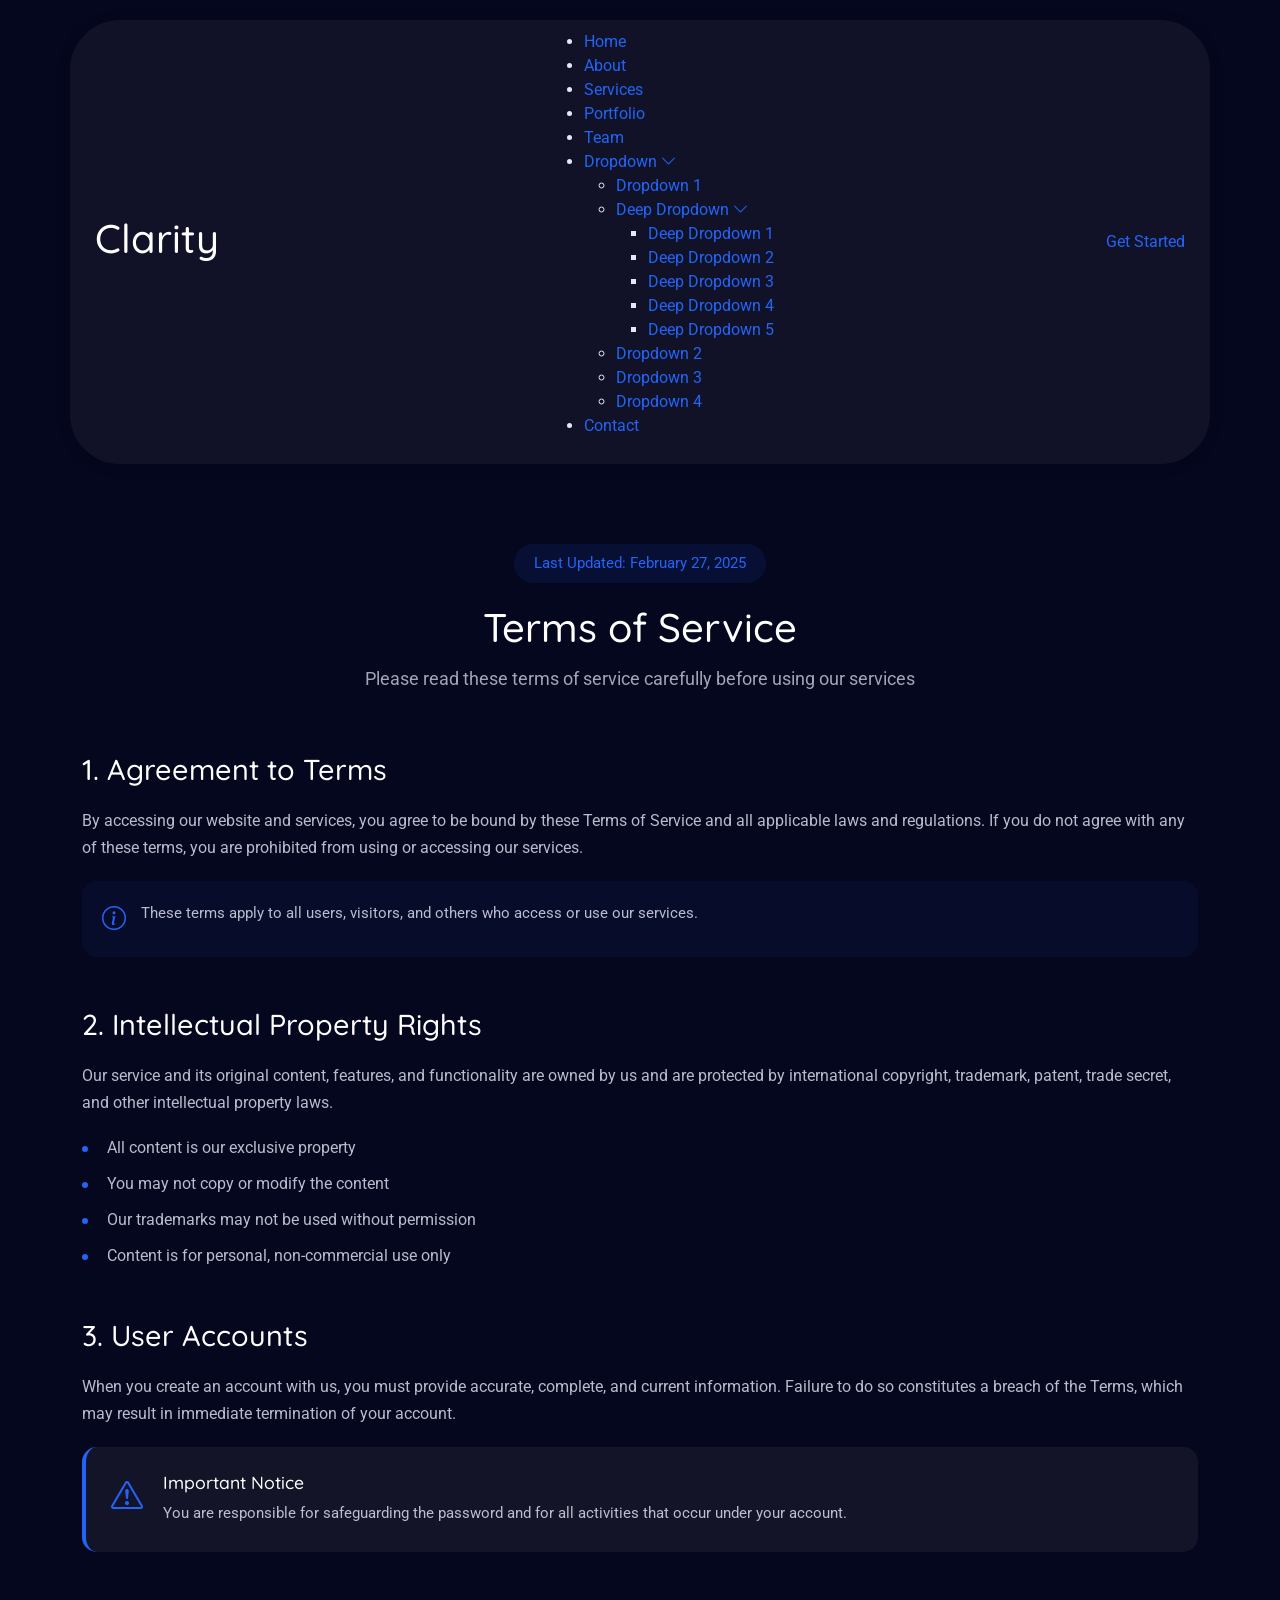
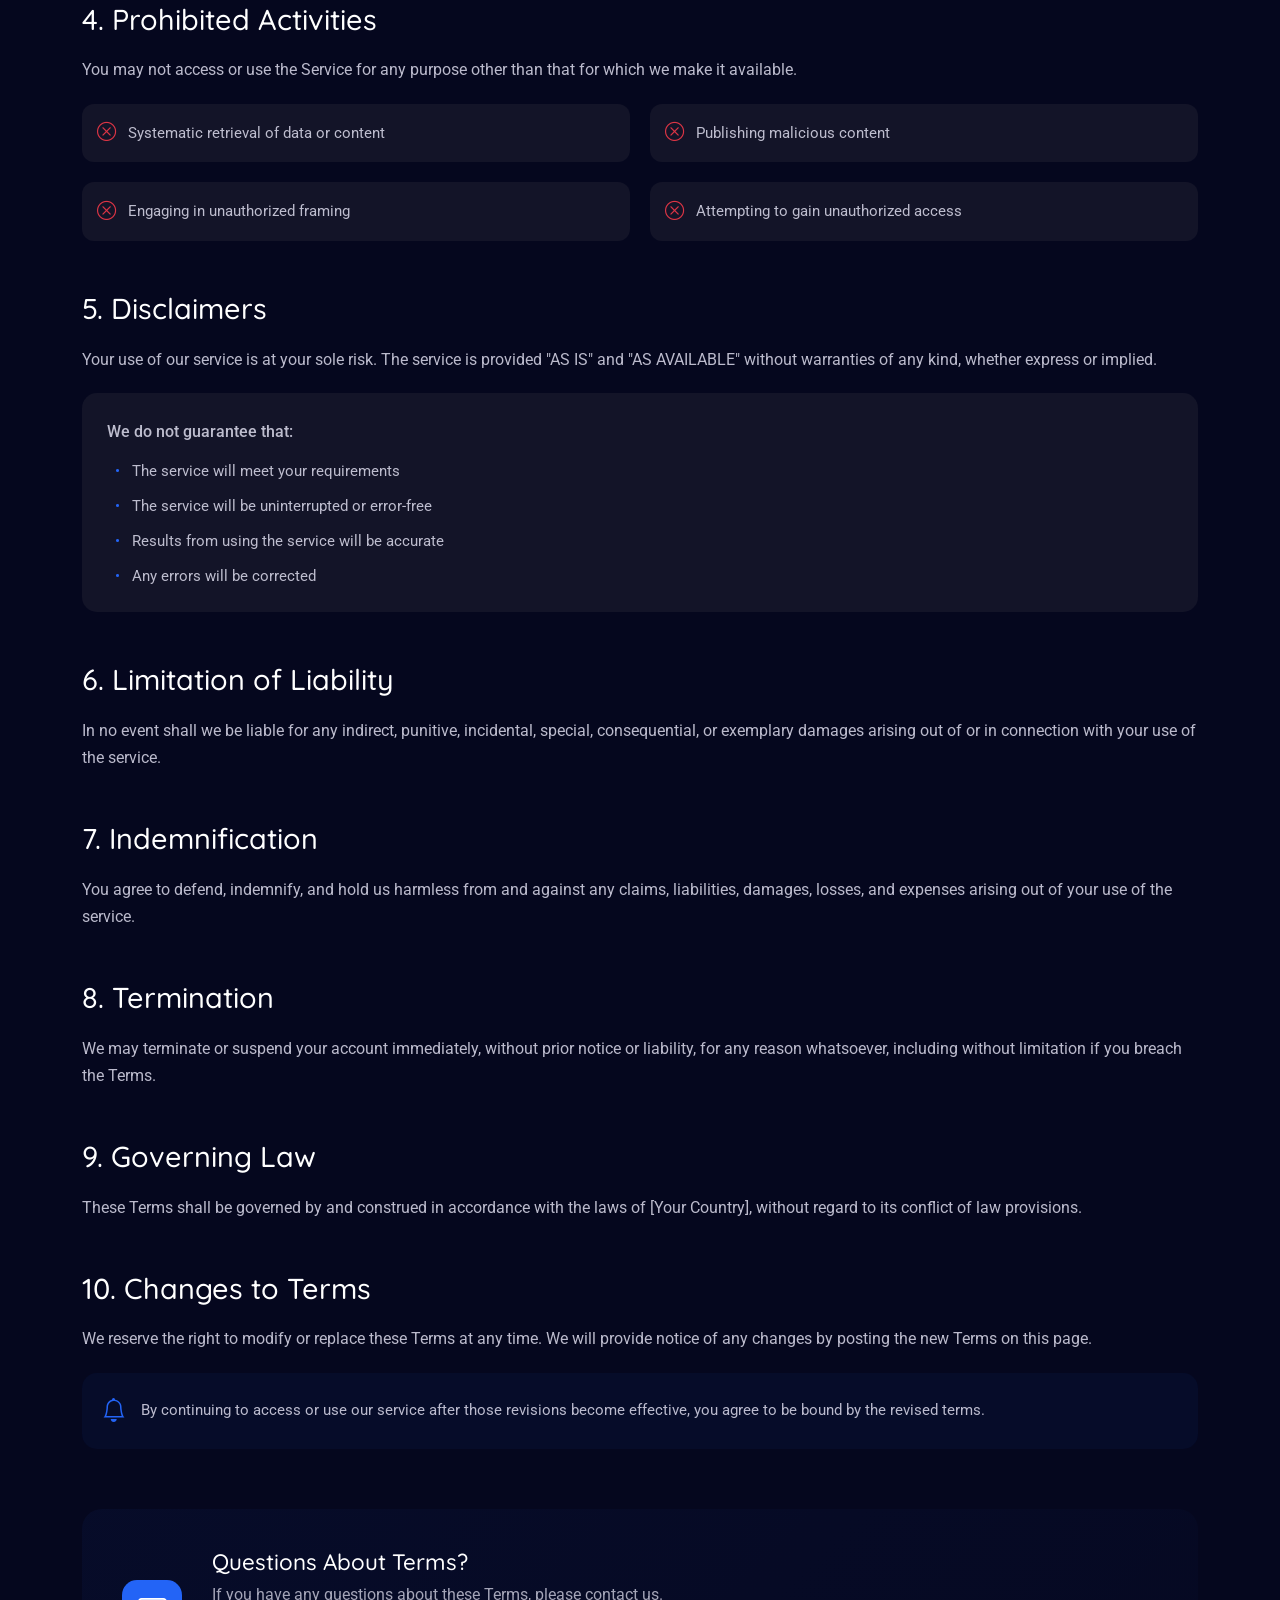
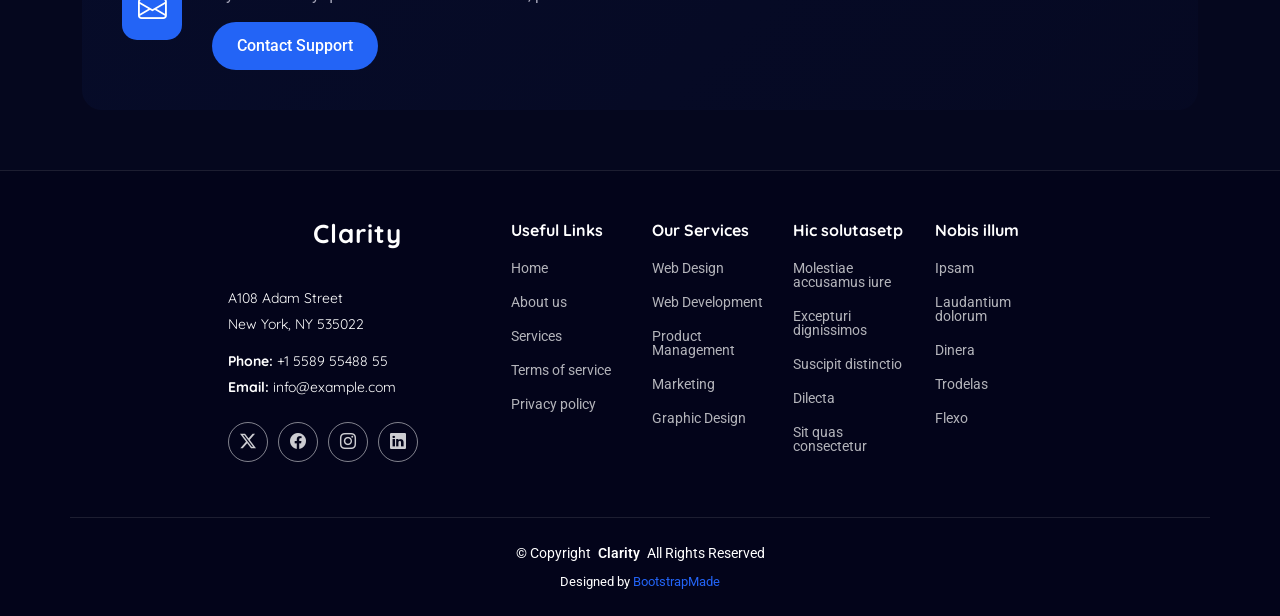
<file: terms.html>
<!DOCTYPE html>
<html lang="en">

<head>
  <meta charset="utf-8">
  <meta content="width=device-width, initial-scale=1.0" name="viewport">
  <title>Terms - Clarity Bootstrap Template</title>
  <meta name="description" content="">
  <meta name="keywords" content="">

  <!-- Favicons -->
  <link href="assets/img/favicon.png" rel="icon">
  <link href="assets/img/apple-touch-icon.png" rel="apple-touch-icon">

  <!-- Fonts -->
  <link href="https://fonts.googleapis.com" rel="preconnect">
  <link href="https://fonts.gstatic.com" rel="preconnect" crossorigin>
  <link href="https://fonts.googleapis.com/css2?family=Roboto:ital,wght@0,100;0,300;0,400;0,500;0,700;0,900;1,100;1,300;1,400;1,500;1,700;1,900&family=Poppins:ital,wght@0,100;0,200;0,300;0,400;0,500;0,600;0,700;0,800;0,900;1,100;1,200;1,300;1,400;1,500;1,600;1,700;1,800;1,900&family=Quicksand:wght@300;400;500;600;700&display=swap" rel="stylesheet">

  <!-- Vendor CSS Files -->
  <link href="assets/vendor/bootstrap/css/bootstrap.min.css" rel="stylesheet">
  <link href="assets/vendor/bootstrap-icons/bootstrap-icons.css" rel="stylesheet">
  <link href="assets/vendor/aos/aos.css" rel="stylesheet">
  <link href="assets/vendor/swiper/swiper-bundle.min.css" rel="stylesheet">
  <link href="assets/vendor/glightbox/css/glightbox.min.css" rel="stylesheet">

  <!-- Main CSS File -->
  <link href="assets/css/main.css" rel="stylesheet">

  <!-- =======================================================
  * Template Name: Clarity
  * Template URL: https://bootstrapmade.com/clarity-bootstrap-agency-template/
  * Updated: Sep 13 2025 with Bootstrap v5.3.8
  * Author: BootstrapMade.com
  * License: https://bootstrapmade.com/license/
  ======================================================== -->
</head>

<body class="terms-page">

  <header id="header" class="header d-flex align-items-center sticky-top">
    <div class="header-container container-fluid container-xl position-relative d-flex align-items-center justify-content-between">

      <a href="index.html" class="logo d-flex align-items-center me-auto me-xl-0">
        <!-- Uncomment the line below if you also wish to use an image logo -->
        <!-- <img src="assets/img/logo.webp" alt=""> -->
        <h1 class="sitename">Clarity</h1>
      </a>

      <nav id="navmenu" class="navmenu">
        <ul>
          <li><a href="#hero">Home</a></li>
          <li><a href="#about">About</a></li>
          <li><a href="#services">Services</a></li>
          <li><a href="#portfolio">Portfolio</a></li>
          <li><a href="#team">Team</a></li>
          <li class="dropdown"><a href="#"><span>Dropdown</span> <i class="bi bi-chevron-down toggle-dropdown"></i></a>
            <ul>
              <li><a href="#">Dropdown 1</a></li>
              <li class="dropdown"><a href="#"><span>Deep Dropdown</span> <i class="bi bi-chevron-down toggle-dropdown"></i></a>
                <ul>
                  <li><a href="#">Deep Dropdown 1</a></li>
                  <li><a href="#">Deep Dropdown 2</a></li>
                  <li><a href="#">Deep Dropdown 3</a></li>
                  <li><a href="#">Deep Dropdown 4</a></li>
                  <li><a href="#">Deep Dropdown 5</a></li>
                </ul>
              </li>
              <li><a href="#">Dropdown 2</a></li>
              <li><a href="#">Dropdown 3</a></li>
              <li><a href="#">Dropdown 4</a></li>
            </ul>
          </li>
          <li><a href="#contact">Contact</a></li>
        </ul>
        <i class="mobile-nav-toggle d-xl-none bi bi-list"></i>
      </nav>

      <a class="btn-getstarted" href="#about">Get Started</a>

    </div>
  </header>

  <main class="main">

    <!-- Terms Of Service Section -->
    <section id="terms-of-service" class="terms-of-service section">

      <div class="container" data-aos="fade-up">
        <!-- Page Header -->
        <div class="tos-header text-center" data-aos="fade-up">
          <span class="last-updated">Last Updated: February 27, 2025</span>
          <h2>Terms of Service</h2>
          <p>Please read these terms of service carefully before using our services</p>
        </div>

        <!-- Content -->
        <div class="tos-content" data-aos="fade-up" data-aos-delay="200">
          <!-- Agreement Section -->
          <div id="agreement" class="content-section">
            <h3>1. Agreement to Terms</h3>
            <p>By accessing our website and services, you agree to be bound by these Terms of Service and all applicable laws and regulations. If you do not agree with any of these terms, you are prohibited from using or accessing our services.</p>
            <div class="info-box">
              <i class="bi bi-info-circle"></i>
              <p>These terms apply to all users, visitors, and others who access or use our services.</p>
            </div>
          </div>

          <!-- Intellectual Property -->
          <div id="intellectual-property" class="content-section">
            <h3>2. Intellectual Property Rights</h3>
            <p>Our service and its original content, features, and functionality are owned by us and are protected by international copyright, trademark, patent, trade secret, and other intellectual property laws.</p>
            <ul class="list-items">
              <li>All content is our exclusive property</li>
              <li>You may not copy or modify the content</li>
              <li>Our trademarks may not be used without permission</li>
              <li>Content is for personal, non-commercial use only</li>
            </ul>
          </div>

          <!-- User Accounts -->
          <div id="user-accounts" class="content-section">
            <h3>3. User Accounts</h3>
            <p>When you create an account with us, you must provide accurate, complete, and current information. Failure to do so constitutes a breach of the Terms, which may result in immediate termination of your account.</p>
            <div class="alert-box">
              <i class="bi bi-exclamation-triangle"></i>
              <div class="alert-content">
                <h5>Important Notice</h5>
                <p>You are responsible for safeguarding the password and for all activities that occur under your account.</p>
              </div>
            </div>
          </div>

          <!-- Prohibited Activities -->
          <div id="prohibited" class="content-section">
            <h3>4. Prohibited Activities</h3>
            <p>You may not access or use the Service for any purpose other than that for which we make it available.</p>
            <div class="prohibited-list">
              <div class="prohibited-item">
                <i class="bi bi-x-circle"></i>
                <span>Systematic retrieval of data or content</span>
              </div>
              <div class="prohibited-item">
                <i class="bi bi-x-circle"></i>
                <span>Publishing malicious content</span>
              </div>
              <div class="prohibited-item">
                <i class="bi bi-x-circle"></i>
                <span>Engaging in unauthorized framing</span>
              </div>
              <div class="prohibited-item">
                <i class="bi bi-x-circle"></i>
                <span>Attempting to gain unauthorized access</span>
              </div>
            </div>
          </div>

          <!-- Disclaimers -->
          <div id="disclaimer" class="content-section">
            <h3>5. Disclaimers</h3>
            <p>Your use of our service is at your sole risk. The service is provided "AS IS" and "AS AVAILABLE" without warranties of any kind, whether express or implied.</p>
            <div class="disclaimer-box">
              <p>We do not guarantee that:</p>
              <ul>
                <li>The service will meet your requirements</li>
                <li>The service will be uninterrupted or error-free</li>
                <li>Results from using the service will be accurate</li>
                <li>Any errors will be corrected</li>
              </ul>
            </div>
          </div>

          <!-- Limitation of Liability -->
          <div id="limitation" class="content-section">
            <h3>6. Limitation of Liability</h3>
            <p>In no event shall we be liable for any indirect, punitive, incidental, special, consequential, or exemplary damages arising out of or in connection with your use of the service.</p>
          </div>

          <!-- Indemnification -->
          <div id="indemnification" class="content-section">
            <h3>7. Indemnification</h3>
            <p>You agree to defend, indemnify, and hold us harmless from and against any claims, liabilities, damages, losses, and expenses arising out of your use of the service.</p>
          </div>

          <!-- Termination -->
          <div id="termination" class="content-section">
            <h3>8. Termination</h3>
            <p>We may terminate or suspend your account immediately, without prior notice or liability, for any reason whatsoever, including without limitation if you breach the Terms.</p>
          </div>

          <!-- Governing Law -->
          <div id="governing-law" class="content-section">
            <h3>9. Governing Law</h3>
            <p>These Terms shall be governed by and construed in accordance with the laws of [Your Country], without regard to its conflict of law provisions.</p>
          </div>

          <!-- Changes -->
          <div id="changes" class="content-section">
            <h3>10. Changes to Terms</h3>
            <p>We reserve the right to modify or replace these Terms at any time. We will provide notice of any changes by posting the new Terms on this page.</p>
            <div class="notice-box">
              <i class="bi bi-bell"></i>
              <p>By continuing to access or use our service after those revisions become effective, you agree to be bound by the revised terms.</p>
            </div>
          </div>
        </div>

        <!-- Contact Section -->
        <div class="tos-contact" data-aos="fade-up" data-aos-delay="300">
          <div class="contact-box">
            <div class="contact-icon">
              <i class="bi bi-envelope"></i>
            </div>
            <div class="contact-content">
              <h4>Questions About Terms?</h4>
              <p>If you have any questions about these Terms, please contact us.</p>
              <a href="#" class="contact-link">Contact Support</a>
            </div>
          </div>
        </div>
      </div>

    </section><!-- /Terms Of Service Section -->

  </main>

  <footer id="footer" class="footer position-relative dark-background">

    <div class="container footer-top">
      <div class="row gy-4">
        <div class="col-lg-4 col-md-6 footer-about">
          <a href="index.html" class="logo d-flex align-items-center">
            <span class="sitename">Clarity</span>
          </a>
          <div class="footer-contact pt-3">
            <p>A108 Adam Street</p>
            <p>New York, NY 535022</p>
            <p class="mt-3"><strong>Phone:</strong> <span>+1 5589 55488 55</span></p>
            <p><strong>Email:</strong> <span>info@example.com</span></p>
          </div>
          <div class="social-links d-flex mt-4">
            <a href=""><i class="bi bi-twitter-x"></i></a>
            <a href=""><i class="bi bi-facebook"></i></a>
            <a href=""><i class="bi bi-instagram"></i></a>
            <a href=""><i class="bi bi-linkedin"></i></a>
          </div>
        </div>

        <div class="col-lg-2 col-md-3 footer-links">
          <h4>Useful Links</h4>
          <ul>
            <li><a href="#">Home</a></li>
            <li><a href="#">About us</a></li>
            <li><a href="#">Services</a></li>
            <li><a href="#">Terms of service</a></li>
            <li><a href="#">Privacy policy</a></li>
          </ul>
        </div>

        <div class="col-lg-2 col-md-3 footer-links">
          <h4>Our Services</h4>
          <ul>
            <li><a href="#">Web Design</a></li>
            <li><a href="#">Web Development</a></li>
            <li><a href="#">Product Management</a></li>
            <li><a href="#">Marketing</a></li>
            <li><a href="#">Graphic Design</a></li>
          </ul>
        </div>

        <div class="col-lg-2 col-md-3 footer-links">
          <h4>Hic solutasetp</h4>
          <ul>
            <li><a href="#">Molestiae accusamus iure</a></li>
            <li><a href="#">Excepturi dignissimos</a></li>
            <li><a href="#">Suscipit distinctio</a></li>
            <li><a href="#">Dilecta</a></li>
            <li><a href="#">Sit quas consectetur</a></li>
          </ul>
        </div>

        <div class="col-lg-2 col-md-3 footer-links">
          <h4>Nobis illum</h4>
          <ul>
            <li><a href="#">Ipsam</a></li>
            <li><a href="#">Laudantium dolorum</a></li>
            <li><a href="#">Dinera</a></li>
            <li><a href="#">Trodelas</a></li>
            <li><a href="#">Flexo</a></li>
          </ul>
        </div>

      </div>
    </div>

    <div class="container copyright text-center mt-4">
      <p>© <span>Copyright</span> <strong class="px-1 sitename">Clarity</strong> <span>All Rights Reserved</span></p>
      <div class="credits">
        <!-- All the links in the footer should remain intact. -->
        <!-- You can delete the links only if you've purchased the pro version. -->
        <!-- Licensing information: https://bootstrapmade.com/license/ -->
        <!-- Purchase the pro version with working PHP/AJAX contact form: [buy-url] -->
        Designed by <a href="https://bootstrapmade.com/">BootstrapMade</a>
      </div>
    </div>

  </footer>

  <!-- Scroll Top -->
  <a href="#" id="scroll-top" class="scroll-top d-flex align-items-center justify-content-center"><i class="bi bi-arrow-up-short"></i></a>

  <!-- Preloader -->
  <div id="preloader"></div>

  <!-- Vendor JS Files -->
  <script src="assets/vendor/bootstrap/js/bootstrap.bundle.min.js"></script>
  <script src="assets/vendor/php-email-form/validate.js"></script>
  <script src="assets/vendor/aos/aos.js"></script>
  <script src="assets/vendor/purecounter/purecounter_vanilla.js"></script>
  <script src="assets/vendor/imagesloaded/imagesloaded.pkgd.min.js"></script>
  <script src="assets/vendor/isotope-layout/isotope.pkgd.min.js"></script>
  <script src="assets/vendor/swiper/swiper-bundle.min.js"></script>
  <script src="assets/vendor/glightbox/js/glightbox.min.js"></script>

  <!-- Main JS File -->
  <script src="assets/js/main.js"></script>

</body>

</html>
</file>
<file: assets/css/main.css>
@charset "UTF-8";

/*--------------------------------------------------------------
# Font & Color Variables
# Help: https://bootstrapmade.com/color-system/
--------------------------------------------------------------*/
/* Fonts */
:root {
  --default-font: "Roboto",  system-ui, -apple-system, "Segoe UI", Roboto, "Helvetica Neue", Arial, "Noto Sans", "Liberation Sans", sans-serif, "Apple Color Emoji", "Segoe UI Emoji", "Segoe UI Symbol", "Noto Color Emoji";
  --heading-font: "Quicksand",  sans-serif;
  --nav-font: "Poppins",  sans-serif;
}

/* Global Colors - The following color variables are used throughout the website. Updating them here will change the color scheme of the entire website */
:root { 
  --background-color: #05071e; /* Background color for the entire website, including individual sections */
  --default-color: #e8e7f7; /* Default color used for the majority of the text content across the entire website */
  --heading-color: #ffffff; /* Color for headings, subheadings and title throughout the website */
  --accent-color: #2364f6; /* Accent color that represents your brand on the website. It's used for buttons, links, and other elements that need to stand out */
  --surface-color: #131428; /* The surface color is used as a background of boxed elements within sections, such as cards, icon boxes, or other elements that require a visual separation from the global background. */
  --contrast-color: #ffffff; /* Contrast color for text, ensuring readability against backgrounds of accent, heading, or default colors. */
}

/* Nav Menu Colors - The following color variables are used specifically for the navigation menu. They are separate from the global colors to allow for more customization options */
:root {
  --nav-color: #c8c6e3;  /* The default color of the main navmenu links */
  --nav-hover-color: #ffffff; /* Applied to main navmenu links when they are hovered over or active */
  --nav-mobile-background-color: #03051f; /* Used as the background color for mobile navigation menu */
  --nav-dropdown-background-color: #1f2240; /* Used as the background color for dropdown items that appear when hovering over primary navigation items */
  --nav-dropdown-color: #c8c6e3; /* Used for navigation links of the dropdown items in the navigation menu. */
  --nav-dropdown-hover-color: #ffffff; /* Similar to --nav-hover-color, this color is applied to dropdown navigation links when they are hovered over. */
}

/* Color Presets - These classes override global colors when applied to any section or element, providing reuse of the sam color scheme. */

.light-background {
  --background-color: #0c114a;
  --surface-color: #131b76;
}

.dark-background {
  --background-color: #01020e;
  --default-color: #ffffff;
  --heading-color: #ffffff;
  --surface-color: #252525;
  --contrast-color: #ffffff;
}

/* Smooth scroll */
:root {
  scroll-behavior: smooth;
}

/*--------------------------------------------------------------
# General Styling & Shared Classes
--------------------------------------------------------------*/
body {
  color: var(--default-color);
  background-color: var(--background-color);
  font-family: var(--default-font);
}

a {
  color: var(--accent-color);
  text-decoration: none;
  transition: 0.3s;
}

a:hover {
  color: color-mix(in srgb, var(--accent-color), transparent 25%);
  text-decoration: none;
}

h1,
h2,
h3,
h4,
h5,
h6 {
  color: var(--heading-color);
  font-family: var(--heading-font);
}

/* PHP Email Form Messages
------------------------------*/
.php-email-form .error-message {
  display: none;
  background: #df1529;
  color: #ffffff;
  text-align: left;
  padding: 15px;
  margin-bottom: 24px;
  font-weight: 600;
}

.php-email-form .sent-message {
  display: none;
  color: #ffffff;
  background: #059652;
  text-align: center;
  padding: 15px;
  margin-bottom: 24px;
  font-weight: 600;
}

.php-email-form .loading {
  display: none;
  background: var(--surface-color);
  text-align: center;
  padding: 15px;
  margin-bottom: 24px;
}

.php-email-form .loading:before {
  content: "";
  display: inline-block;
  border-radius: 50%;
  width: 24px;
  height: 24px;
  margin: 0 10px -6px 0;
  border: 3px solid var(--accent-color);
  border-top-color: var(--surface-color);
  animation: php-email-form-loading 1s linear infinite;
}

@keyframes php-email-form-loading {
  0% {
    transform: rotate(0deg);
  }

  100% {
    transform: rotate(360deg);
  }
}
/*--------------------------------------------------------------
# Global Header
--------------------------------------------------------------*/
.header {
  --background-color: rgba(255, 255, 255, 0);
  --surface-color: #1b1933;
  color: var(--default-color);
  background-color: var(--background-color);
  padding: 20px 0;
  transition: all 0.5s;
  z-index: 997;
  width: 90%;
  margin: auto;
}

.header .header-container {
  background: rgba(19, 20, 40, 0.9);
  border-radius: 50px;
  padding: 10px 25px;
  box-shadow: 0px 2px 15px rgba(0, 0, 0, 0.1);
  position: relative;
  z-index: 997;
}

.header .logo img {
  max-height: 60px;
}

/* Menu Toggle Button (Hamburger) */
.menu-toggle {
  font-size: 28px;
  color: var(--nav-color);
  cursor: pointer;
  z-index: 10000;
  padding: 8px 16px;
  border-radius: 50%;
  transition: all 0.3s;
  opacity: 1;
  visibility: visible;
  background: var(--accent-color);
}

.menu-toggle:hover {
  background-color: rgba(255, 255, 255, 0.1);
  transform: scale(1.1);
}

/*--------------------------------------------------------------
# Overlay Navigation with Slide Animation
--------------------------------------------------------------*/
.overlay-nav {
  position: fixed;
  top: 0;
  right: -100%; /* Start off-screen to the right */
  width: 100%;
  height: 100%;
  background: #0c0f33;
  display: flex;
  align-items: center;
  justify-content: flex-start;
  transition: right 0.5s cubic-bezier(0.77, 0, 0.175, 1);
  z-index: 9999;
  overflow: hidden;
  padding: 0px 0px;
  text-align: left;
}

.overlay-nav.active {
  right: 0; /* Slide in */
}

/* Close Button */
.overlay-nav-close {
  position: absolute;
  top: 30px;
  right: 30px;
  font-size: 32px;
  color: #fff;
  cursor: pointer;
  width: 50px;
  height: 50px;
  display: flex;
  align-items: center;
  justify-content: center;
  border-radius: 50%;
  background-color: rgba(255, 255, 255, 0.1);
  transition: all 0.3s;
  opacity: 0;
  visibility: hidden;
  z-index: 997;
}

.overlay-nav.active .overlay-nav-close {
  opacity: 1;
  visibility: visible;
  transition-delay: 0.3s;
}

.overlay-nav-close:hover {
  background-color: var(--accent-color);
  transform: rotate(90deg);
}
.overlay-nav-info {
  background-color: #05071e;
  padding: 30px;
  display: flex;
  flex-direction: column;
  justify-content: space-between;
  align-items: flex-start; /* horizontal left alignment */
  text-align: left;        /* text left aligned */
  height: 100%;
}

.overlay-nav-info .logo img{
  min-height: 120px;
}
.overlay-nav-info p{
  font-size: 13px;
}
/* Nav List and Link Animations */
.overlay-nav-list {
  list-style: none;
  padding: 0;
  margin: 0;
  text-align: left;
  padding-left: 20px;
}

.overlay-nav-list li {
  margin: 0px 0px !important;
  opacity: 0;
  transform: translateY(50px);
  transition: all 0.6s ease;
}

.overlay-nav.active .overlay-nav-list li {
  opacity: 1;
  transform: translateY(0);
}
/* Bar container */
.overlay-nav-list li {
  position: relative;
  padding-left: 30px;
}

/* Thick horizontal bar */
.overlay-nav-list li::before {
  content: "";
  position: absolute;
  left: 0;
  top: 50%;
  width: 0;
  height: 10px;
  background-color: var(--accent-color);
  transform: translateY(-50%);
  transition: width 0.4s ease;
  border-radius: 6px;
}

/* Hover bar */
.overlay-nav-list li:hover::before {
  width: 70px;
}

/* Active bar (always visible) */
.overlay-nav-list li.active::before {
  width: 70px;
}

/* Stagger animation delay for each link */
.overlay-nav.active .overlay-nav-list li:nth-child(1) { transition-delay: 0.3s; }
.overlay-nav.active .overlay-nav-list li:nth-child(2) { transition-delay: 0.4s; }
.overlay-nav.active .overlay-nav-list li:nth-child(3) { transition-delay: 0.5s; }
.overlay-nav.active .overlay-nav-list li:nth-child(4) { transition-delay: 0.6s; }
.overlay-nav.active .overlay-nav-list li:nth-child(5) { transition-delay: 0.7s; }
.overlay-nav.active .overlay-nav-list li:nth-child(6) { transition-delay: 0.8s; }

.overlay-nav-link {
  color: #fff;
  font-size: 62px;
  font-weight: 600;
  text-decoration: none;
  transition: all 0.4s ease;
  display: inline-block;
  font-family: var(--heading-font, sans-serif);
  margin: 0px !important;
  position: relative;
  padding-right: 10px;
}

.overlay-nav-link:hover {
  color: var(--accent-color);
  padding-left: 70px;
}
.overlay-nav-link.active {
  padding-left: 70px;
  color: var(--accent-color);
}
/* Small number badge */
.overlay-nav-link::after {
  content: attr(data-num);
  position: absolute;
  top: 30px;
  right: 3px;
  font-size: 14px;
  font-weight: 500;
  color: rgba(255, 255, 255, 0.5);
  transform: translate(50%, -40%);
  transition: all 0.3s ease;
}

/* Highlight number on hover/active */
.overlay-nav-link:hover::after,
.overlay-nav-link.active::after {
  color: var(--accent-color);
}

/* Mobile Adjustments */
@media (max-width: 768px) {
  .overlay-nav-link {
    font-size: 30px;
  }

  .overlay-nav-close {
    top: 20px;
    right: 20px;
    width: 45px;
    height: 45px;
    font-size: 28px;
  }
}
/* Mobile Overlay Menu Adjustments */
@media (max-width: 768px) {

  .overlay-nav {
    flex-direction: column;
    align-items: flex-start;
    padding: 20px;
  }

  /* Logo/info at top */
  .overlay-nav-info {
    width: 100%;
    height: auto;
    padding: 50px 0px 10px 0px;
    align-items: center;
    text-align: left;
    background-color: transparent; /* Transparent background */
  }
  /* Hover bar */
    .overlay-nav-list li:hover::before {
      width: 40px;
    }

    /* Active bar (always visible) */
    .overlay-nav-list li.active::before {
      width: 40px;
    }
  .overlay-nav-info .logo img {
    min-height: 90px; /* smaller logo for mobile */
  }

  /* Hide paragraph on mobile */
  .overlay-nav-info p {
    display: none;
  }
  /* Bar container */
  .overlay-nav-list li {
    position: relative;
    padding-left: 10px;
  }

  /* Thick horizontal bar */
  .overlay-nav-list li::before {
    content: "";
    position: absolute;
    left: 0;
    top: 50%;
    width: 0;
    height: 10px;
    background-color: var(--accent-color);
    transform: translateY(-50%);
    transition: width 0.4s ease;
    border-radius: 6px;
  }
  /* Nav list below logo */
  .overlay-nav-list {
    width: 100%;
    padding-left: 0;
    margin-top: 20px;
  }

  .overlay-nav-list li {
    margin-bottom: 15px;
    opacity: 0;
    transform: translateY(30px);
  }

  .overlay-nav-link {
    font-size: 38px;
  }

  /* Number badge adjustments */
  .overlay-nav-link::after {
    top: 10px;
    right: 0;
    font-size: 12px;
  }
  .overlay-nav-link:hover {
      color: var(--accent-color);
      padding-left: 35px;
    }
    .overlay-nav-link.active {
      padding-left: 35px;
      color: var(--accent-color);
    }

  .overlay-nav-close {
    top: 15px;
    right: 15px;
    width: 40px;
    height: 40px;
    font-size: 24px;
  }
}

/*--------------------------------------------------------------
# Global Footer
--------------------------------------------------------------*/
.footer {
  color: var(--default-color);
  background-color: #03041a;
  font-size: 14px;
  position: relative;
  border-top: 1px solid color-mix(in srgb, var(--default-color), transparent 90%);
}

.footer .footer-top {
  padding-top: 50px;
  display: flex;
  justify-content: center;
  align-items: center;
}

.footer .footer-about .logo {
  line-height: 1;
  margin-bottom: 25px;
  display: flex;
  justify-content: center;
}

.footer .footer-about .logo img {
  max-height: 110px;
  margin-right: 6px;
}

.footer .footer-about .logo span {
  color: var(--heading-color);
  font-family: var(--heading-font);
  font-size: 26px;
  font-weight: 700;
  letter-spacing: 1px;
}

.footer .footer-about p {
  font-size: 14px;
  font-family: var(--heading-font);
}
.footer .policy-links{
  display: flex;
  justify-content: center;
  align-items: center;
  gap: 50px;
}
.footer .policy-links a{
  color: #fff;
}
.footer .policy-links a:hover{
  color: var(--accent-color);
}
.footer .social-links a {
  display: flex;
  align-items: center;
  justify-content: center;
  width: 40px;
  height: 40px;
  border-radius: 50%;
  border: 1px solid color-mix(in srgb, var(--default-color), transparent 50%);
  font-size: 16px;
  color: color-mix(in srgb, var(--default-color), transparent 20%);
  margin-right: 10px;
  transition: 0.3s;
}

.footer .social-links a:hover {
  color: var(--accent-color);
  border-color: var(--accent-color);
}

.footer h4 {
  font-size: 16px;
  font-weight: bold;
  position: relative;
  padding-bottom: 12px;
}

.footer .footer-links {
  margin-bottom: 30px;
}

.footer .footer-links ul {
  list-style: none;
  padding: 0;
  margin: 0;
}

.footer .footer-links ul i {
  padding-right: 2px;
  font-size: 12px;
  line-height: 0;
}

.footer .footer-links ul li {
  padding: 10px 0;
  display: flex;
  align-items: center;
}

.footer .footer-links ul li:first-child {
  padding-top: 0;
}

.footer .footer-links ul a {
  color: color-mix(in srgb, var(--default-color), transparent 30%);
  display: inline-block;
  line-height: 1;
}

.footer .footer-links ul a:hover {
  color: var(--accent-color);
}

.footer .footer-contact p {
  margin-bottom: 5px;
}
.footer .copyright .sitename{
  color: #fff;
  font-weight: 600;
}
.footer .copyright .sitename:hover{
  color: var(--accent-color);

}
.footer .copyright {
  padding: 25px 0;
  border-top: 1px solid color-mix(in srgb, var(--default-color), transparent 90%);
}

.footer .copyright p {
  margin-bottom: 0;
}

.footer .credits {
  margin-top: 8px;
  font-size: 13px;
}

/*--------------------------------------------------------------
# Preloader
--------------------------------------------------------------*/
#preloader {
  position: fixed;
  inset: 0;
  z-index: 999999;
  overflow: hidden;
  background: var(--background-color);
  transition: all 0.6s ease-out;
}

#preloader:before {
  content: "";
  position: fixed;
  top: calc(50% - 30px);
  left: calc(50% - 30px);
  border: 6px solid #ffffff;
  border-color: var(--accent-color) transparent var(--accent-color) transparent;
  border-radius: 50%;
  width: 60px;
  height: 60px;
  animation: animate-preloader 1.5s linear infinite;
}

@keyframes animate-preloader {
  0% {
    transform: rotate(0deg);
  }

  100% {
    transform: rotate(360deg);
  }
}

/*--------------------------------------------------------------
# Scroll Top Button
--------------------------------------------------------------*/
.scroll-top {
  position: fixed;
  visibility: hidden;
  opacity: 0;
  right: 15px;
  bottom: -15px;
  z-index: 99999;
  background-color: var(--accent-color);
  width: 44px;
  height: 44px;
  border-radius: 50px;
  transition: all 0.4s;
}

.scroll-top i {
  font-size: 24px;
  color: var(--contrast-color);
  line-height: 0;
}

.scroll-top:hover {
  background-color: color-mix(in srgb, var(--accent-color), transparent 20%);
  color: var(--contrast-color);
}

.scroll-top.active {
  visibility: visible;
  opacity: 1;
  bottom: 15px;
}

/*--------------------------------------------------------------
# Disable aos animation delay on mobile devices
--------------------------------------------------------------*/
@media screen and (max-width: 768px) {
  [data-aos-delay] {
    transition-delay: 0 !important;
  }
}

/*--------------------------------------------------------------
# Global Page Titles & Breadcrumbs
--------------------------------------------------------------*/
.page-title {
  text-align: center;
  padding: 20px 0;
}

.page-title .breadcrumbs {
  margin-bottom: 1.5rem;
}

.page-title .breadcrumbs .breadcrumb {
  justify-content: center;
  margin: 0;
  padding: 0;
  background: none;
}

.page-title .breadcrumbs .breadcrumb .breadcrumb-item {
  font-size: 0.9rem;
  color: color-mix(in srgb, var(--default-color), transparent 30%);
}

.page-title .breadcrumbs .breadcrumb .breadcrumb-item.active {
  color: var(--accent-color);
}

.page-title .breadcrumbs .breadcrumb .breadcrumb-item a {
  color: inherit;
  text-decoration: none;
  transition: color 0.3s ease;
}

.page-title .breadcrumbs .breadcrumb .breadcrumb-item a:hover {
  color: var(--accent-color);
}

.page-title .breadcrumbs .breadcrumb .breadcrumb-item a i {
  font-size: 0.9rem;
  margin-right: 0.2rem;
}

.page-title .breadcrumbs .breadcrumb .breadcrumb-item+.breadcrumb-item::before {
  color: color-mix(in srgb, var(--default-color), transparent 50%);
}

.page-title .title-wrapper {
  max-width: 800px;
  margin: 0 auto;
  padding: 1rem 0;
}

.page-title .title-wrapper h1 {
  font-size: 2.5rem;
  margin-bottom: 1rem;
  font-weight: 700;
  color: var(--heading-color);
}

.page-title .title-wrapper p {
  font-size: 1.1rem;
  color: color-mix(in srgb, var(--default-color), transparent 20%);
  margin: 0;
  line-height: 1.6;
}

@media (max-width: 768px) {
  .page-title .title-wrapper h1 {
    font-size: 2rem;
  }

  .page-title .title-wrapper p {
    font-size: 1rem;
  }
}

@media (max-width: 576px) {
  .page-title .title-wrapper h1 {
    font-size: 1.75rem;
  }
}

/*--------------------------------------------------------------
# Global Sections
--------------------------------------------------------------*/
section,
.section {
  color: var(--default-color);
  background-color: var(--background-color);
  padding: 60px 0;
  scroll-margin-top: 90px;
  overflow: clip;
}

@media (max-width: 1199px) {

  section,
  .section {
    scroll-margin-top: 66px;
  }
}

/*--------------------------------------------------------------
# Global Section Titles
--------------------------------------------------------------*/
.section-title {
  text-align: center;
  padding-bottom: 60px;
  position: relative;
}

.section-title h2 {
  font-size: 32px;
  font-weight: 700;
  margin-bottom: 15px;
}

.section-title p {
  margin-bottom: 0;
}

/*--------------------------------------------------------------
# Hero Section
--------------------------------------------------------------*/
.hero {
  position: relative;
  overflow: hidden;
  background: linear-gradient(135deg, var(--background-color) 0%, color-mix(in srgb, var(--accent-color), transparent 95%) 100%);
  padding: 190px 0;
  margin-top: -120px;
}

.hero .hero-content h1 {
  font-size: 3.5rem;
  font-weight: 700;
  line-height: 1.2;
  margin-bottom: 1.5rem;
}

@media (max-width: 768px) {
  .hero .hero-content h1 {
    font-size: 2.5rem;
  }
}

.hero .hero-content p {
  font-size: 1.2rem;
  color: color-mix(in srgb, var(--default-color), transparent 20%);
  margin-bottom: 2rem;
  line-height: 1.6;
}

.hero .hero-buttons {
  display: flex;
  gap: 1rem;
  margin-bottom: 3rem;
  flex-wrap: wrap;
}

.hero .hero-buttons .btn {
  padding: 15px 30px;
  font-weight: 600;
  border-radius: 50px;
  text-decoration: none;
  transition: all 0.3s ease;
  font-size: 1rem;
}

.hero .hero-buttons .btn.btn-primary {
  background: var(--accent-color);
  color: var(--contrast-color);
  border: 2px solid var(--accent-color);
}

.hero .hero-buttons .btn.btn-primary:hover {
  background: color-mix(in srgb, var(--accent-color), black 10%);
  border-color: color-mix(in srgb, var(--accent-color), black 10%);
  transform: translateY(-2px);
}

.hero .hero-buttons .btn.btn-outline {
  background: transparent;
  color: var(--accent-color);
  border: 2px solid var(--accent-color);
}

.hero .hero-buttons .btn.btn-outline:hover {
  background: var(--accent-color);
  color: var(--contrast-color);
  transform: translateY(-2px);
}
.hero .hero-note p{
  font-size: 15px;
}

.hero .hero-stats {
  display: flex;
  gap: 2rem;
  flex-wrap: wrap;
}

.hero .hero-stats .stat-item {
  text-align: center;
}

.hero .hero-stats .stat-item .stat-number {
  display: block;
  font-size: 2rem;
  font-weight: 700;
  color: var(--accent-color);
  line-height: 1;
}

.hero .hero-stats .stat-item .stat-label {
  display: block;
  font-size: 0.9rem;
  color: color-mix(in srgb, var(--default-color), transparent 30%);
  margin-top: 0.5rem;
}

@media (max-width: 768px) {
  .hero .hero-stats {
    justify-content: center;
    gap: 1.5rem;
  }
}

.hero .hero-visual {
  position: relative;
}

.hero .hero-visual .hero-image {
  position: relative;
  z-index: 2;
}

.hero .hero-visual .hero-image img {
  border-radius: 20px;
}

.hero .hero-bg-elements {
  position: absolute;
  top: 0;
  left: 0;
  right: 0;
  bottom: 0;
  z-index: 1;
  pointer-events: none;
}

.hero .hero-bg-elements .bg-shape {
  position: absolute;
  border-radius: 50%;
  background: linear-gradient(135deg, color-mix(in srgb, var(--accent-color), transparent 90%), color-mix(in srgb, var(--accent-color), transparent 95%));
}

.hero .hero-bg-elements .bg-shape.shape-1 {
  width: 300px;
  height: 300px;
  top: -150px;
  right: -150px;
  animation: rotate 20s linear infinite;
}

.hero .hero-bg-elements .bg-shape.shape-2 {
  width: 200px;
  height: 200px;
  bottom: -100px;
  left: -100px;
  animation: rotate 15s linear infinite reverse;
}

.hero .hero-bg-elements .bg-particles {
  position: absolute;
  top: 0;
  left: 0;
  right: 0;
  bottom: 0;
  background-image: radial-gradient(circle, color-mix(in srgb, var(--accent-color), transparent 85%) 1px, transparent 1px);
  background-size: 50px 50px;
  animation: moveParticles 30s linear infinite;
}

@keyframes float {

  0%,
  100% {
    transform: translateY(0px);
  }

  50% {
    transform: translateY(-20px);
  }
}

@keyframes rotate {
  from {
    transform: rotate(0deg);
  }

  to {
    transform: rotate(360deg);
  }
}

@keyframes moveParticles {
  0% {
    transform: translate(0, 0);
  }

  100% {
    transform: translate(50px, 50px);
  }
}

@media (max-width: 992px) {
  .hero .hero-content {
    text-align: center;
    margin-bottom: 3rem;
  }
}

@media (max-width: 768px) {
  .hero .hero-buttons {
    justify-content: center;
  }

  .hero .hero-stats .stat-item .stat-number {
    font-size: 1.5rem;
  }
}

/*--------------------------------------------------------------
# About Section
--------------------------------------------------------------*/
.about .content .subtitle {
  color: var(--accent-color);
  font-weight: 700;
  font-size: 0.875rem;
  text-transform: uppercase;
  margin-bottom: 1rem;
}

.about .content h2 {
  font-size: 2.25rem;
  font-weight: 700;
  margin-bottom: 1rem;
}

.about .content p {
  color: color-mix(in srgb, var(--default-color), transparent 30%);
  margin-bottom: 2rem;
}

.about .content .features-list {
  list-style: none;
  padding: 0;
  margin-bottom: 2.5rem;
}

.about .content .features-list li {
  display: flex;
  align-items: center;
  padding-bottom: 1rem;
  font-weight: 500;
}

.about .content .features-list li i {
  font-size: 1.25rem;
  color: var(--accent-color);
  margin-right: 0.75rem;
}

.about .content .btn-primary {
  background-color: var(--accent-color);
  border-color: var(--accent-color);
  color: var(--contrast-color);
  padding: 0.75rem 2.5rem;
  border-radius: 50px;
  font-weight: 600;
  transition: all 0.3s ease;
}

.about .content .btn-primary:hover {
  background-color: color-mix(in srgb, var(--accent-color), black 10%);
  border-color: color-mix(in srgb, var(--accent-color), black 10%);
  transform: translateY(-2px);
}

.about .image-composition {
  position: relative;
  padding: 2rem;
}

@media (max-width: 768px) {
  .about .image-composition {
    padding: 1rem;
  }
}

.about .image-composition .image-main {
  position: relative;
  z-index: 2;
}

.about .image-composition .image-main img {
  border-radius: 8px;
  box-shadow: 0 15px 40px color-mix(in srgb, var(--default-color), transparent 85%);
  border: 5px solid color-mix(in srgb, var(--default-color), transparent 70%);
}

.about .image-composition .image-secondary {
  position: absolute;
  bottom: 0;
  left: 0;
  width: 45%;
  z-index: 3;
}

.about .image-composition .image-secondary img {
  border-radius: 8px;
  border: 5px solid color-mix(in srgb, var(--default-color), transparent 70%);
  box-shadow: 0 10px 30px color-mix(in srgb, var(--default-color), transparent 80%);
}

.about .image-composition .stats-card {
  position: absolute;
  top: 0;
  right: 0;
  z-index: 4;
  background: var(--surface-color);
  padding: 1.5rem;
  border-radius: 8px;
  box-shadow: 0 10px 30px color-mix(in srgb, var(--default-color), transparent 90%);
  display: flex;
  gap: 2rem;
}

@media (max-width: 576px) {
  .about .image-composition .stats-card {
    padding: 1rem;
    gap: 1rem;
    flex-direction: column;
  }
}

.about .image-composition .stats-card .stats-item {
  text-align: center;
}

.about .image-composition .stats-card .stats-item h3 {
  font-size: 2.5rem;
  font-weight: 700;
  color: var(--accent-color);
  margin: 0;
  line-height: 1;
}

@media (max-width: 992px) {
  .about .image-composition .stats-card .stats-item h3 {
    font-size: 2rem;
  }
}

.about .image-composition .stats-card .stats-item p {
  margin: 0;
  font-size: 0.8rem;
  color: color-mix(in srgb, var(--default-color), transparent 40%);
  font-weight: 500;
  margin-top: 0.5rem;
}

.about .image-composition::before {
  content: "";
  position: absolute;
  top: 50%;
  left: 50%;
  transform: translate(-50%, -50%);
  width: 90%;
  height: 90%;
  background-color: color-mix(in srgb, var(--accent-color), transparent 95%);
  border-radius: 12px;
  z-index: 1;
}
    /*--------------------------------------------------------------
# About Section
--------------------------------------------------------------*/
.program-modules .image-wrapper {
  position: relative;
  overflow: hidden;
  border-radius: 8px;
  box-shadow: 0 15px 30px rgba(0, 0, 0, 0.1);
  transition: transform 0.3s ease-in-out;
}

.program-modules .image-wrapper:hover {
  transform: translateY(-5px);
}

.program-modules .content h2 {
  font-weight: 700;
  position: relative;
  display: inline-block;
}

.program-modules .content h2:after {
  content: "";
  position: absolute;
  width: 50px;
  height: 3px;
  background-color: var(--accent-color);
  left: 0;
  bottom: -10px;
}

.program-modules .content h5 {
  font-weight: 500;
  color: color-mix(in srgb, var(--heading-color), transparent 20%);
}

.program-modules .content p {
  font-size: 1rem;
  line-height: 1.8;
  margin-bottom: 1.5rem;
}

.program-modules .features-list {
  margin-top: 2rem;
}

.program-modules .features-list .feature-item {
  padding: 20px 25px;
  background-color: var(--surface-color);
  border-radius: 16px;
  box-shadow: 0 5px 15px rgba(0, 0, 0, 0.05);
  transition: all 0.3s ease;
  height: 100%;
}

.program-modules .features-list .feature-item:hover {
  transform: translateY(-5px);
  box-shadow: 0 10px 25px rgba(0, 0, 0, 0.1);
}

.program-modules .features-list .feature-item i {
  font-size: 2rem;
  color: var(--accent-color);
  margin-bottom: 15px;
  display: block;
}
.program-modules .features-list .feature-item img{
  width: 40px;
  height: 40px;
  margin-bottom: 15px;
}
.program-modules .features-list .feature-item h5 {
  font-size: 1.3rem;
  font-weight: 700;
  margin-bottom: 10px;
}

.program-modules .features-list .feature-item p {
  font-size: 0.9rem;
  margin-bottom: 0;
}

.program-modules .btn {
  padding: 10px 25px;
  border-radius: 50px;
  font-weight: 500;
  transition: all 0.3s ease;
}

.program-modules .btn.btn-primary {
  background-color: var(--accent-color);
  border-color: var(--accent-color);
  color: var(--contrast-color);
}

.program-modules .btn.btn-primary:hover {
  background-color: color-mix(in srgb, var(--accent-color), #000 10%);
  border-color: color-mix(in srgb, var(--accent-color), #000 10%);
}

.program-modules .btn.btn-outline-primary {
  border-color: var(--accent-color);
  color: var(--accent-color);
}

.program-modules .btn.btn-outline-primary:hover {
  background-color: var(--accent-color);
  color: var(--contrast-color);
}

@media (max-width: 992px) {
  .program-modules .image-wrapper {
    margin-bottom: 2rem;
  }

  .program-modules .content {
    text-align: center;
  }

  .program-modules .content h2:after {
    left: 50%;
    transform: translateX(-50%);
  }

  .program-modules .signature-area {
    display: flex;
    flex-direction: column;
    align-items: center;
  }
}

@media (max-width: 768px) {
  .program-modules .features-list .feature-item {
    margin-bottom: 1.5rem;
  }
}
/*--------------------------------------------------------------
# Services Section
--------------------------------------------------------------*/
.services .service-card {
  background: var(--surface-color);
  border-radius: 20px;
  padding: 40px 30px;
  text-align: center;
  position: relative;
  height: 100%;
  box-shadow: 0 10px 30px rgba(0, 0, 0, 0.05);
  border: 1px solid color-mix(in srgb, var(--default-color), transparent 92%);
  transition: all 0.3s ease;
}

.services .service-card:hover {
  transform: translateY(-8px);
  box-shadow: 0 20px 40px rgba(0, 0, 0, 0.1);
  border-color: color-mix(in srgb, var(--accent-color), transparent 70%);
}

.services .service-card:hover .service-icon {
  transform: scale(1.1);
}

.services .service-card:hover .service-link {
  opacity: 1;
  transform: translateY(0);
}

.services .service-icon {
  width: 80px;
  height: 80px;
  margin: 0 auto 25px;
  background: linear-gradient(135deg, var(--accent-color), color-mix(in srgb, var(--accent-color), #8b5cf6 30%));
  border-radius: 20px;
  display: flex;
  align-items: center;
  justify-content: center;
  transition: all 0.3s ease;
}

.services .service-icon i {
  font-size: 36px;
  color: var(--contrast-color);
}
.services .service-icon img{
  width: 45px;
  height: 45px;
  object-fit: contain;
}
.services .service-badge {
  position: absolute;
  top: -10px;
  right: 20px;
  background: linear-gradient(135deg, #ff6b6b, #ff8e53);
  color: var(--contrast-color);
  padding: 6px 16px;
  border-radius: 20px;
  font-size: 12px;
  font-weight: 600;
  letter-spacing: 0.5px;
  text-transform: uppercase;
  box-shadow: 0 4px 15px rgba(255, 107, 107, 0.3);
}

.services h4 {
  margin-bottom: 15px;
  font-size: 22px;
  font-weight: 700;
}

.services h4 a {
  color: var(--heading-color);
  text-decoration: none;
  transition: color 0.3s ease;
}

.services h4 a:hover {
  color: var(--accent-color);
}

.services p {
  color: color-mix(in srgb, var(--default-color), transparent 30%);
  line-height: 1.6;
  margin-bottom: 25px;
  font-size: 15px;
}

.services .service-link {
  display: inline-flex;
  align-items: center;
  gap: 8px;
  color: var(--accent-color);
  font-weight: 600;
  text-decoration: none;
  opacity: 0.7;
  transform: translateY(5px);
  transition: all 0.3s ease;
  font-size: 14px;
}

.services .service-link i {
  font-size: 16px;
  transition: transform 0.3s ease;
}

.services .service-link:hover {
  color: var(--accent-color);
}

.services .service-link:hover i {
  transform: translateX(4px);
}

.services .services-cta {
  background: linear-gradient(135deg, var(--surface-color), color-mix(in srgb, var(--surface-color), var(--accent-color) 3%));
  border-radius: 24px;
  padding: 50px 40px;
  border: 1px solid color-mix(in srgb, var(--accent-color), transparent 85%);
}

.services .services-cta h3 {
  font-size: 28px;
  font-weight: 700;
  margin-bottom: 15px;
  color: var(--heading-color);
}

.services .services-cta p {
  font-size: 16px;
  color: color-mix(in srgb, var(--default-color), transparent 30%);
  margin-bottom: 30px;
  max-width: 500px;
  margin-left: auto;
  margin-right: auto;
}

.services .services-cta .btn {
  background: linear-gradient(135deg, var(--accent-color), color-mix(in srgb, var(--accent-color), #8b5cf6 30%));
  border: none;
  border-radius: 50px;
  padding: 14px 32px;
  font-weight: 600;
  font-size: 16px;
  color: var(--contrast-color);
  text-decoration: none;
  display: inline-block;
  transition: all 0.3s ease;
  box-shadow: 0 8px 25px rgba(54, 144, 231, 0.3);
}

.services .services-cta .btn:hover {
  transform: translateY(-2px);
  box-shadow: 0 12px 35px rgba(54, 144, 231, 0.4);
  color: var(--contrast-color);
}

@media (max-width: 768px) {
  .services .services-cta {
    padding: 40px 30px;
  }

  .services .services-cta h3 {
    font-size: 24px;
  }

  .services .services-cta p {
    font-size: 15px;
  }
}

@media (max-width: 768px) {
  .services .service-card {
    padding: 30px 25px;
    margin-bottom: 20px;
  }

  .services .service-icon {
    width: 70px;
    height: 70px;
    margin-bottom: 20px;
  }

  .services .service-icon i {
    font-size: 32px;
  }

  .services h4 {
    font-size: 20px;
  }

  .services p {
    font-size: 14px;
  }
}

/*--------------------------------------------------------------
# Portfolio Section
--------------------------------------------------------------*/
.portfolio .portfolio-filters {
  display: flex;
  justify-content: center;
  flex-wrap: wrap;
  gap: 8px;
  margin-bottom: 40px;
  padding: 0;
  list-style: none;
}

@media (max-width: 768px) {
  .portfolio .portfolio-filters {
    gap: 6px;
    margin-bottom: 30px;
  }
}

.portfolio .portfolio-filters li {
  padding: 12px 24px;
  font-size: 0.875rem;
  font-weight: 500;
  border-radius: 50px;
  cursor: pointer;
  transition: all 0.3s cubic-bezier(0.4, 0, 0.2, 1);
  background-color: var(--surface-color);
  color: var(--default-color);
  border: 1px solid color-mix(in srgb, var(--default-color), transparent 85%);
  position: relative;
  overflow: hidden;
}

@media (max-width: 768px) {
  .portfolio .portfolio-filters li {
    padding: 10px 18px;
    font-size: 0.8rem;
  }
}

.portfolio .portfolio-filters li::before {
  content: "";
  position: absolute;
  top: 0;
  left: -100%;
  width: 100%;
  height: 100%;
  background: linear-gradient(90deg, transparent, rgba(255, 255, 255, 0.4), transparent);
  transition: left 0.5s;
}

.portfolio .portfolio-filters li:hover {
  transform: translateY(-2px);
  box-shadow: 0 8px 25px color-mix(in srgb, var(--accent-color), transparent 85%);
  border-color: var(--accent-color);
}

.portfolio .portfolio-filters li:hover::before {
  left: 100%;
}

.portfolio .portfolio-filters li.filter-active {
  background: linear-gradient(135deg, var(--accent-color), color-mix(in srgb, var(--accent-color), #4338ca 20%));
  color: var(--contrast-color);
  border-color: var(--accent-color);
  box-shadow: 0 8px 30px color-mix(in srgb, var(--accent-color), transparent 70%);
}

.portfolio .portfolio-wrapper {
  background-color: var(--surface-color);
  border-radius: 20px;
  overflow: hidden;
  box-shadow: 0 4px 20px color-mix(in srgb, var(--default-color), transparent 92%);
  margin-bottom: 30px;
  transition: all 0.4s cubic-bezier(0.4, 0, 0.2, 1);
  border: 1px solid color-mix(in srgb, var(--default-color), transparent 92%);
}

.portfolio .portfolio-wrapper:hover {
  transform: translateY(-8px);
  box-shadow: 0 20px 40px color-mix(in srgb, var(--default-color), transparent 85%);
  border-color: color-mix(in srgb, var(--accent-color), transparent 80%);
}

.portfolio .portfolio-wrapper:hover .portfolio-image img {
  transform: scale(1.05);
}

.portfolio .portfolio-wrapper:hover .portfolio-image .portfolio-hover {
  opacity: 1;
  visibility: visible;
}

.portfolio .portfolio-wrapper .portfolio-image {
  position: relative;
  overflow: hidden;
  height: 240px;
}

.portfolio .portfolio-wrapper .portfolio-image img {
  width: 100%;
  height: 100%;
  object-fit: cover;
  transition: transform 0.6s cubic-bezier(0.4, 0, 0.2, 1);
}

.portfolio .portfolio-wrapper .portfolio-image .portfolio-hover {
  position: absolute;
  top: 0;
  left: 0;
  width: 100%;
  height: 100%;
  background: linear-gradient(135deg, color-mix(in srgb, var(--accent-color) 70%, white 15%), color-mix(in srgb, var(--accent-color) 90%, black 15%));
  display: flex;
  align-items: center;
  justify-content: center;
  opacity: 0;
  visibility: hidden;
  transition: all 0.3s cubic-bezier(0.4, 0, 0.2, 1);
  backdrop-filter: blur(2px);
}

.portfolio .portfolio-wrapper .portfolio-image .portfolio-hover .portfolio-actions {
  display: flex;
  gap: 15px;
}

.portfolio .portfolio-wrapper .portfolio-image .portfolio-hover .portfolio-actions .action-btn {
  width: 50px;
  height: 50px;
  background-color: var(--surface-color);
  color: var(--contrast-color);
  border-radius: 15px;
  display: flex;
  align-items: center;
  justify-content: center;
  font-size: 1.2rem;
  transition: all 0.3s cubic-bezier(0.4, 0, 0.2, 1);
  box-shadow: 0 4px 15px rgba(0, 0, 0, 0.1);
}

.portfolio .portfolio-wrapper .portfolio-image .portfolio-hover .portfolio-actions .action-btn:hover {
  background-color: var(--accent-color);
  color: var(--contrast-color);
  transform: translateY(-3px);
  box-shadow: 0 8px 25px rgba(0, 0, 0, 0.15);
}

.portfolio .portfolio-wrapper .portfolio-content {
  padding: 25px;
}

.portfolio .portfolio-wrapper .portfolio-content .portfolio-meta {
  display: flex;
  justify-content: space-between;
  align-items: center;
  margin-bottom: 15px;
}

.portfolio .portfolio-wrapper .portfolio-content .portfolio-meta .project-type {
  font-size: 0.75rem;
  font-weight: 600;
  text-transform: uppercase;
  letter-spacing: 0.5px;
  color: var(--accent-color);
  background: linear-gradient(135deg, color-mix(in srgb, var(--accent-color), transparent 90%), color-mix(in srgb, var(--accent-color), transparent 85%));
  padding: 6px 12px;
  border-radius: 20px;
}

.portfolio .portfolio-wrapper .portfolio-content .portfolio-meta .project-rating {
  display: flex;
  align-items: center;
  gap: 4px;
  font-size: 0.875rem;
  font-weight: 600;
  color: #fbbf24;
}

.portfolio .portfolio-wrapper .portfolio-content .portfolio-meta .project-rating i {
  font-size: 0.8rem;
}

.portfolio .portfolio-wrapper .portfolio-content h3 {
  font-size: 1.25rem;
  font-weight: 700;
  margin-bottom: 10px;
  color: var(--heading-color);
  line-height: 1.3;
}

.portfolio .portfolio-wrapper .portfolio-content p {
  font-size: 0.875rem;
  color: color-mix(in srgb, var(--default-color), transparent 30%);
  margin-bottom: 20px;
  line-height: 1.5;
}

.portfolio .portfolio-wrapper .portfolio-content .portfolio-tech {
  display: flex;
  flex-wrap: wrap;
  gap: 8px;
}

.portfolio .portfolio-wrapper .portfolio-content .portfolio-tech .tech-badge {
  font-size: 0.75rem;
  font-weight: 500;
  padding: 6px 12px;
  border-radius: 12px;
  background-color: color-mix(in srgb, var(--default-color), transparent 95%);
  color: color-mix(in srgb, var(--default-color), transparent 20%);
  border: 1px solid color-mix(in srgb, var(--default-color), transparent 90%);
  transition: all 0.3s ease;
}

.portfolio .portfolio-wrapper .portfolio-content .portfolio-tech .tech-badge:hover {
  background-color: color-mix(in srgb, var(--accent-color), transparent 90%);
  color: var(--accent-color);
  border-color: color-mix(in srgb, var(--accent-color), transparent 80%);
}

.portfolio .portfolio-cta {
  margin-top: 60px;
  padding: 40px 30px;
  background: linear-gradient(135deg, var(--surface-color), color-mix(in srgb, var(--surface-color), var(--accent-color) 5%));
  border-radius: 20px;
  border: 1px solid color-mix(in srgb, var(--accent-color), transparent 90%);
}

.portfolio .portfolio-cta h4 {
  font-size: 1.5rem;
  font-weight: 700;
  margin-bottom: 10px;
  color: var(--heading-color);
}

.portfolio .portfolio-cta p {
  font-size: 1rem;
  color: color-mix(in srgb, var(--default-color), transparent 30%);
  margin-bottom: 30px;
}

.portfolio .portfolio-cta .cta-buttons {
  display: flex;
  justify-content: center;
  gap: 15px;
  flex-wrap: wrap;
}

.portfolio .portfolio-cta .cta-buttons .btn {
  padding: 14px 28px;
  font-weight: 600;
  border-radius: 12px;
  font-size: 0.925rem;
  transition: all 0.3s cubic-bezier(0.4, 0, 0.2, 1);
  text-decoration: none;
}

.portfolio .portfolio-cta .cta-buttons .btn.btn-primary {
  background: linear-gradient(135deg, var(--accent-color), color-mix(in srgb, var(--accent-color), #4338ca 20%));
  color: var(--contrast-color);
  border: none;
  box-shadow: 0 4px 15px color-mix(in srgb, var(--accent-color), transparent 70%);
}

.portfolio .portfolio-cta .cta-buttons .btn.btn-primary:hover {
  transform: translateY(-2px);
  box-shadow: 0 8px 25px color-mix(in srgb, var(--accent-color), transparent 60%);
}

.portfolio .portfolio-cta .cta-buttons .btn.btn-outline {
  background-color: transparent;
  color: var(--accent-color);
  border: 2px solid var(--accent-color);
}

.portfolio .portfolio-cta .cta-buttons .btn.btn-outline:hover {
  background-color: var(--accent-color);
  color: var(--contrast-color);
  transform: translateY(-2px);
  box-shadow: 0 8px 25px color-mix(in srgb, var(--accent-color), transparent 70%);
}

/*--------------------------------------------------------------
# Why Us Section
--------------------------------------------------------------*/
.why-us {
  padding-top: 60px;
  padding-bottom: 60px;
}

.why-us .feature-card {
  background: var(--surface-color);
  padding: 40px 30px;
  border-radius: 20px;
  box-shadow: 0 10px 40px rgba(0, 0, 0, 0.08);
  text-align: center;
  transition: all 0.3s ease;
  height: 100%;
  border: 1px solid color-mix(in srgb, var(--accent-color), transparent 90%);
}

.why-us .feature-card:hover {
  transform: translateY(-10px);
  box-shadow: 0 20px 60px rgba(0, 0, 0, 0.12);
  border-color: color-mix(in srgb, var(--accent-color), transparent 70%);
}

.icon-wrapper {
  width: 70px;
  height: 70px;
  background: linear-gradient(135deg, var(--accent-color), color-mix(in srgb, var(--accent-color), #8b5cf6 30%));
  border-radius: 20px;
  display: flex;
  align-items: center;
  justify-content: center;
  margin: 0 auto 25px;
  position: relative;
}

.icon-wrapper::before {
  content: "";
  position: absolute;
  width: 100%;
  height: 100%;
  background: inherit;
  border-radius: inherit;
  opacity: 0.3;
  transform: scale(1.2);
  z-index: 0;
}

.why-us .feature-card .icon-wrapper i {
  font-size: 32px;
  color: var(--contrast-color);
}
.icon-wrapper img{
  width: 45px;
  height: 45px;
  object-fit: contain;
}
.why-us .feature-card h4 {
  font-size: 24px;
  font-weight: 700;
  margin-bottom: 15px;
  color: var(--heading-color);
}

.why-us .feature-card p {
  color: color-mix(in srgb, var(--default-color), transparent 20%);
  line-height: 1.6;
  margin-bottom: 0px;
}

.why-us .feature-card .feature-stats {
  padding-top: 20px;
  border-top: 1px solid color-mix(in srgb, var(--default-color), transparent 90%);
}

.why-us .feature-card .feature-stats .stat-number {
  display: block;
  font-size: 32px;
  font-weight: 800;
  color: var(--accent-color);
  line-height: 1;
}

.why-us .feature-card .feature-stats .stat-label {
  font-size: 14px;
  color: color-mix(in srgb, var(--default-color), transparent 40%);
  font-weight: 500;
}

.why-us .feature-showcase {
  text-align: center;
}

.why-us .feature-showcase img {
  max-width: 100%;
  height: 100%;
  filter: drop-shadow(0 20px 40px rgba(0, 0, 0, 0.1));
  border-radius: 12px;
  box-shadow: 0 15px 40px color-mix(in srgb, var(--default-color), transparent 85%);
  border: 5px solid color-mix(in srgb, var(--default-color), transparent 70%);
}

.why-us .feature-content {
  padding-left: 30px;
}

.why-us .feature-content h3 {
  font-size: 36px;
  font-weight: 800;
  margin-bottom: 20px;
  color: var(--heading-color);
  line-height: 1.2;
}

.why-us .feature-content .lead {
  font-size: 18px;
  color: color-mix(in srgb, var(--default-color), transparent 20%);
  margin-bottom: 40px;
  line-height: 1.6;
}

.why-us .feature-content .feature-list {
  margin-bottom: 40px;
}

.why-us .feature-content .feature-list .feature-item {
  display: flex;
  align-items: flex-start;
  margin-bottom: 30px;
}

.why-us .feature-content .feature-list .feature-item .feature-icon {
  width: 50px;
  height: 50px;
  background: linear-gradient(135deg, color-mix(in srgb, var(--accent-color), transparent 80%), color-mix(in srgb, var(--accent-color), transparent 90%));
  border-radius: 15px;
  display: flex;
  align-items: center;
  justify-content: center;
  margin-right: 20px;
  flex-shrink: 0;
}

.why-us .feature-content .feature-list .feature-item .feature-icon i {
  color: var(--accent-color);
  font-size: 24px;
}

.why-us .feature-content .feature-list .feature-item .feature-text h5 {
  font-size: 18px;
  font-weight: 600;
  margin-bottom: 5px;
  color: var(--heading-color);
}

.why-us .feature-content .feature-list .feature-item .feature-text p {
  color: color-mix(in srgb, var(--default-color), transparent 20%);
  margin: 0;
  line-height: 1.5;
}

.why-us .feature-content .cta-wrapper {
  display: flex;
  gap: 15px;
  flex-wrap: wrap;
}

.why-us .feature-content .cta-wrapper .btn {
  padding: 15px 30px;
  border-radius: 50px;
  font-weight: 600;
  font-size: 16px;
  transition: all 0.3s ease;
  border: 2px solid transparent;
}

.why-us .feature-content .cta-wrapper .btn.btn-primary {
  background: linear-gradient(135deg, var(--accent-color), color-mix(in srgb, var(--accent-color), #8b5cf6 30%));
  color: var(--contrast-color);
  border-color: var(--accent-color);
}

.why-us .feature-content .cta-wrapper .btn.btn-primary:hover {
  transform: translateY(-2px);
  box-shadow: 0 10px 30px color-mix(in srgb, var(--accent-color), transparent 60%);
}

.why-us .feature-content .cta-wrapper .btn.btn-outline {
  background: transparent;
  color: var(--accent-color);
  border-color: var(--accent-color);
}

.why-us .feature-content .cta-wrapper .btn.btn-outline:hover {
  background: var(--accent-color);
  color: var(--contrast-color);
  transform: translateY(-2px);
}

@media (max-width: 991px) {
  .why-us .feature-content {
    padding-left: 0;
    padding-top: 40px;
  }
}

@media (max-width: 768px) {
  .why-us {
    padding-top: 0px;
  }
  .why-us .feature-card {
    padding: 30px 20px;
  }

  .why-us .feature-card .icon-wrapper {
    width: 70px;
    height: 70px;
    margin-bottom: 20px;
  }

  .why-us .feature-card .icon-wrapper i {
    font-size: 30px;
  }

  .why-us .feature-card h4 {
    font-size: 20px;
  }

  .why-us .feature-card .feature-stats .stat-number {
    font-size: 28px;
  }

  .why-us .feature-content h3 {
    font-size: 28px;
  }

  .why-us .feature-content .cta-wrapper .btn {
    padding: 12px 25px;
    font-size: 14px;
    width: 100%;
    justify-content: center;
  }
}

.why-us-cta {
  background: linear-gradient(135deg, var(--surface-color), color-mix(in srgb, var(--surface-color), var(--accent-color) 3%));
  border-radius: 24px;
  padding: 70px 40px;
  border: 1px solid color-mix(in srgb, var(--accent-color), transparent 85%);
}

.why-us-cta h3 {
  font-size: 38px;
  font-weight: 700;
  margin-bottom: 15px;
  color: var(--heading-color);
}

.why-us-cta p {
  font-size: 18px;
  color: color-mix(in srgb, var(--default-color), transparent 30%);
  margin-bottom: 30px;
  max-width: 700px;
  margin-left: auto;
  margin-right: auto;
}
.why-us-cta .why-us-cta-buttons{
  display: flex;
  justify-content: center;
  align-items: center;
  gap: 15px;
}
.why-us-cta .btn {
  background: linear-gradient(135deg, var(--accent-color), color-mix(in srgb, var(--accent-color), #8b5cf6 30%));
  border: 2px solid var(--accent-color);
  border-radius: 50px;
  padding: 14px 32px;
  font-weight: 600;
  font-size: 16px;
  color: var(--contrast-color);
  text-decoration: none;
  display: inline-block;
  transition: all 0.3s ease;
  box-shadow: 0 8px 25px rgba(54, 144, 231, 0.3);
}

.why-us-cta .btn:hover {
  transform: translateY(-2px);
  box-shadow: 0 12px 35px rgba(54, 144, 231, 0.4);
  color: var(--contrast-color);
}
.why-us-cta .btn.btn-outline {
  background: transparent;
  color: var(--accent-color);
  border: 2px solid var(--accent-color);
}

.why-us-cta .btn.btn-outline:hover {
  background: var(--accent-color);
  color: var(--contrast-color);
  transform: translateY(-2px);
}
@media (max-width: 768px) {
  .why-us-cta {
    padding: 40px 30px;
  }

  .why-us-cta h3 {
    font-size: 24px;
  }

  .why-us-cta p {
    font-size: 15px;
  }
}
/* TIMELINE
–––––––––––––––––––––––––––––––––––––––––––––––––– */

.timeline ul {
  background: var(--color-darkblue-bg);
  padding: 30px 0;
}

.timeline ul li {
  list-style-type: none;
  position: relative;
  width: 6px;
  margin: 0 auto;
  padding-top: 50px;
  background: #fff;
}

.timeline ul li::after {
  content: "";
  position: absolute;
  left: 50%;
  bottom: 0;
  transform: translateX(-50%);
  width: 30px;
  height: 30px;
  border-radius: 50%;
  background: inherit;
  z-index: 1;
}

.timeline ul li div {
  position: relative;
  bottom: 0;
  width: 450px;
  padding: 45px 35px;
  background: var(--surface-color);
  box-shadow: 0 4px 6px rgba(0, 0, 0, 0.1);
  color: var(--color-darkblue-bg);
  text-align: left;
  border: 1px solid color-mix(in srgb, var(--accent-color), transparent 90%);
  /*border: 1px solid var(--accent-color);*/
  border-radius: 20px;
}
.timeline ul li div:hover{
  box-shadow: 0 20px 60px rgba(0, 0, 0, 0.12);
  border-color: color-mix(in srgb, var(--accent-color), transparent 70%);
}
.timeline ul li div::before {
  content: "";
  position: absolute;
  bottom: 7px;
  width: 0;
  height: 0;
  border-style: solid;
}

.timeline ul li:nth-child(odd) div {
  left: 45px;
}

.timeline ul li:nth-child(odd) div::before {
  left: -15px;
  border-width: 8px 16px 8px 0;
  border-color: transparent var(--accent-color) transparent transparent;
}

.timeline ul li:nth-child(even) div {
  left: -490px;
}

.timeline ul li:nth-child(even) div::before {
  right: -15px;
  border-width: 8px 0 8px 16px;
  border-color: transparent transparent transparent var(--accent-color);
}
.timeline ul li div{
  font-size: 15px;
  color: #fff;
}
time {
  display: block;
  font-size: 1.8rem;
  font-weight: bold;
  margin-bottom: 8px;
  color: var(--accent-color);
}


/* EFFECTS
–––––––––––––––––––––––––––––––––––––––––––––––––– */

.timeline ul li::after {
  transition: background 0.5s ease-in-out;
}

.timeline ul li.in-view::after {
  background: var(--accent-color);
}

.timeline ul li div {
  visibility: hidden;
  opacity: 0;
  transition: all 0.5s ease-in-out;
}

.timeline ul li:nth-child(odd) div {
  transform: translate3d(200px, 0, 0);
}

.timeline ul li:nth-child(even) div {
  transform: translate3d(-200px, 0, 0);
}

.timeline ul li.in-view div {
  transform: none;
  visibility: visible;
  opacity: 1;
}
.timeline .icon-box {
  margin-bottom: 20px;
  padding: 30px;
  display: flex;
  flex-direction: column;
  justify-content: center;     /* Vertically center content */
  align-items: center;
  background: var(--surface-color);
  box-shadow: 0 4px 6px rgba(0, 0, 0, 0.1);
  color: var(--color-darkblue-bg);
  text-align: center;          /* Changed to center for better balance */
  border: 1px solid color-mix(in srgb, var(--accent-color), transparent 90%);
  border-radius: 20px;
  min-height: 220px;           /* Key: Forces consistent height */
  height: 100%;                /* Makes all boxes stretch to tallest in row */
  transition: all 0.4s ease-in-out;
}

.timeline .row {
  display: flex;
  align-items: stretch;        /* Ensures all columns in row stretch equally */
}

/* Optional: Fine-tune min-height if needed (adjust based on your content) */
@media (max-width: 768px) {
  .timeline .icon-box {
    min-height: 180px;         /* Slightly smaller on mobile */
  }
}
.timeline .icon-box img{
  height: 90px;
  width: 90px;
}
.timeline .icon-box i {
  color: #5c8eb0;
  font-size: 40px;
  line-height: 0;
}

.timeline .icon-box h4 {
  font-weight: 700;
  margin-top: 10px;
  margin-bottom: 15px;
  font-size: 26px;
}

.timeline .icon-box h4 a {
  color: var(--color-lightyellow);
  transition: 0.3s;
}
.timeline .icon-box h4 a span{
  font-size: 16px;
  margin-bottom: 8px !important;
}
.timeline .icon-box .icon-box:hover h4 a {
  color: var(--color-lightyellow);;
}
.timeline .icon-box:hover{
  /*box-shadow: 0 2px 3px 0px rgba(251, 176, 46, 1);*/
  transform: translateY(-10px);
  transition: .4s ease-in-out;
  cursor: pointer;
  box-shadow: 0 20px 60px rgba(0, 0, 0, 0.12);
  border-color: color-mix(in srgb, var(--accent-color), transparent 70%);
}
.timeline .icon-box p {
  line-height: 24px;
  font-size: 14px;
}

.timeline .icon-box:hover h4 a {
  color: var(--color-lightyellow);;
}

/* GENERAL MEDIA QUERIES
–––––––––––––––––––––––––––––––––––––––––––––––––– */

@media screen and (max-width: 900px) {
  .timeline ul li div {
    width: 250px;
  }
  .timeline ul li:nth-child(even) div {
    left: -289px;
    /*250+45-6*/
  }
}

@media screen and (max-width: 600px) {
  .why-us .why-us-cta .why-us-cta-buttons{
    gap: 10px;
  }
  .why-us .why-us-cta .btn{
    padding: 10px 20px;
    font-size: 14px;
  }
  .timeline ul li {
    margin-left: 8px;
  }
  .timeline ul li div {
    width: calc(100vw - 91px);
    font-size: 13px;
    padding: 30px 25px;
  }
  .timeline ul li div time{
    font-size: 1.3rem;
  }
  .timeline ul li:nth-child(even) div {
    left: 45px;
  }
  .timeline ul li:nth-child(even) div::before {
    left: -15px;
    border-width: 8px 16px 8px 0;
    border-color: transparent var(--accent-color) transparent transparent;
  }
}


/* EXTRA/CLIP PATH STYLES
–––––––––––––––––––––––––––––––––––––––––––––––––– */
.timeline-clippy ul li::after {
  width: 40px;
  height: 40px;
  border-radius: 0;
}

.timeline-rhombus ul li::after {
  clip-path: polygon(50% 0%, 100% 50%, 50% 100%, 0% 50%);
}

.timeline-rhombus ul li div::before {
  bottom: 12px;
}

.timeline-star ul li::after {
  clip-path: polygon(
    50% 0%,
    61% 35%,
    98% 35%,
    68% 57%,
    79% 91%,
    50% 70%,
    21% 91%,
    32% 57%,
    2% 35%,
    39% 35%
  );
}

.timeline-heptagon ul li::after {
  clip-path: polygon(
    50% 0%,
    90% 20%,
    100% 60%,
    75% 100%,
    25% 100%,
    0% 60%,
    10% 20%
  );
}

.timeline-infinite ul li::after {
  animation: scaleAnimation 2s infinite;
}

@keyframes scaleAnimation {
  0% {
    transform: translateX(-50%) scale(1);
  }
  50% {
    transform: translateX(-50%) scale(1.25);
  }
  100% {
    transform: translateX(-50%) scale(1);
  }
}

/*--------------------------------------------------------------
# Testimonials Section
--------------------------------------------------------------*/
.testimonials .swiper-wrapper {
  height: auto !important;
  padding-bottom: 20px;
}

.testimonials .testimonial-card {
  background: var(--surface-color);
  border-radius: 24px;
  padding: 32px;
  border: 1px solid color-mix(in srgb, var(--default-color), transparent 92%);
  height: 100%;
  display: flex;
  flex-direction: column;
  position: relative;
  transition: all 0.3s ease;
  overflow: hidden;
}

.testimonials .testimonial-card::before {
  content: "";
  position: absolute;
  top: 0;
  left: 0;
  right: 0;
  height: 4px;
  background: linear-gradient(90deg, var(--accent-color), color-mix(in srgb, var(--accent-color), #8b5cf6 50%));
  border-radius: 24px 24px 0 0;
}

.testimonials .testimonial-card:hover {
  border-color: color-mix(in srgb, var(--accent-color), transparent 50%);
}

.testimonials .testimonial-header {
  display: flex;
  align-items: flex-start;
  gap: 16px;
  margin-bottom: 24px;
}

.testimonials .user-avatar {
  position: relative;
}

.testimonials .user-avatar img {
  width: 64px;
  height: 64px;
  border-radius: 20px;
  object-fit: cover;
  border: 3px solid color-mix(in srgb, var(--accent-color), transparent 80%);
}

.testimonials .user-info {
  flex: 1;
}

.testimonials .user-info h3 {
  margin: 0 0 4px;
  font-size: 18px;
  font-weight: 700;
  color: var(--heading-color);
  line-height: 1.3;
}

.testimonials .user-info .user-role {
  display: block;
  font-size: 14px;
  color: color-mix(in srgb, var(--default-color), transparent 40%);
  font-weight: 500;
  margin-bottom: 8px;
}

.testimonials .rating {
  display: flex;
  gap: 2px;
}

.testimonials .rating i {
  color: #fbbf24;
  font-size: 14px;
}

.testimonials .testimonial-content {
  flex-grow: 1;
  position: relative;
  margin-bottom: 24px;
}

.testimonials .testimonial-content .quote-mark {
  position: absolute;
  top: -12px;
  right: 0;
  width: 48px;
  height: 48px;
  background: linear-gradient(135deg, var(--accent-color), color-mix(in srgb, var(--accent-color), #8b5cf6 50%));
  border-radius: 50%;
  display: flex;
  align-items: center;
  justify-content: center;
}

.testimonials .testimonial-content .quote-mark i {
  color: var(--contrast-color);
  font-size: 20px;
}

.testimonials .testimonial-content p {
  font-size: 16px;
  line-height: 1.7;
  color: color-mix(in srgb, var(--default-color), transparent 15%);
  margin: 0;
  font-weight: 500;
}

.testimonials .testimonial-footer {
  display: flex;
  justify-content: space-between;
  align-items: center;
  padding-top: 20px;
  border-top: 1px solid color-mix(in srgb, var(--default-color), transparent 92%);
}

.testimonials .company-badge {
  display: flex;
  align-items: center;
  gap: 8px;
  padding: 8px 12px;
  background: color-mix(in srgb, var(--accent-color), transparent 90%);
  border-radius: 12px;
}

.testimonials .company-badge i {
  color: var(--accent-color);
  font-size: 14px;
}

.testimonials .company-badge span {
  font-size: 13px;
  font-weight: 600;
  color: var(--accent-color);
}

.testimonials .verified-badge {
  display: flex;
  align-items: center;
  gap: 6px;
}

.testimonials .verified-badge i {
  color: #10b981;
  font-size: 16px;
}

.testimonials .verified-badge span {
  font-size: 12px;
  font-weight: 600;
  color: #10b981;
}

.testimonials .swiper-pagination {
  margin-top: 40px;
  position: relative;
}

.testimonials .swiper-pagination .swiper-pagination-bullet {
  width: 12px;
  height: 12px;
  background: color-mix(in srgb, var(--accent-color), transparent 70%);
  border-radius: 50%;
  opacity: 1;
  transition: all 0.3s ease;
}

.testimonials .swiper-pagination .swiper-pagination-bullet-active {
  background: var(--accent-color);
  transform: scale(1.2);
}

@media (max-width: 767px) {
  .testimonials .testimonial-card {
    padding: 24px;
    border-radius: 20px;
  }

  .testimonials .testimonial-header {
    gap: 12px;
    margin-bottom: 20px;
  }

  .testimonials .user-avatar img {
    width: 56px;
    height: 56px;
    border-radius: 16px;
  }

  .testimonials .user-info h3 {
    font-size: 16px;
  }

  .testimonials .testimonial-content {
    margin-bottom: 20px;
  }

  .testimonials .testimonial-content .quote-mark {
    width: 40px;
    height: 40px;
  }

  .testimonials .testimonial-content .quote-mark i {
    font-size: 16px;
  }

  .testimonials .testimonial-content p {
    font-size: 15px;
  }

  .testimonials .testimonial-footer {
    flex-direction: column;
    gap: 12px;
    align-items: flex-start;
  }

  .testimonials .company-badge {
    padding: 6px 10px;
    border-radius: 10px;
  }
}

/*--------------------------------------------------------------
# Team Section
--------------------------------------------------------------*/
.team .team-intro .intro-content h3 {
  font-size: 2.2rem;
  margin-bottom: 20px;
  color: var(--heading-color);
}

.team .team-intro .intro-content p {
  font-size: 1.05rem;
  line-height: 1.6;
  margin-bottom: 30px;
  color: color-mix(in srgb, var(--default-color), transparent 15%);
}

.team .team-intro .intro-content .stats-row {
  display: flex;
  gap: 30px;
  flex-wrap: wrap;
}

.team .team-intro .intro-content .stats-row .stat-item {
  display: flex;
  flex-direction: column;
  align-items: center;
  text-align: center;
}

.team .team-intro .intro-content .stats-row .stat-item .stat-number {
  font-size: 2rem;
  font-weight: 700;
  color: var(--accent-color);
  line-height: 1;
  margin-bottom: 4px;
}

.team .team-intro .intro-content .stats-row .stat-item .stat-label {
  font-size: 0.9rem;
  color: color-mix(in srgb, var(--default-color), transparent 40%);
  text-transform: uppercase;
  letter-spacing: 0.5px;
}

.team .team-grid {
  display: grid;
  grid-template-columns: 1fr 1fr;
  gap: 20px;
  max-width: 400px;
  margin: 0 auto;
}

.team .team-grid .member-hexagon {
  position: relative;
  width: 160px;
  height: 160px;
  margin: 0 auto;
}

.team .team-grid .member-hexagon:nth-child(even) {
  margin-top: 40px;
}

.team .team-grid .member-hexagon .hexagon-inner {
  position: relative;
  width: 100%;
  height: 100%;
  border-radius: 30% 70% 70% 30%/30% 30% 70% 70%;
  overflow: hidden;
  transition: all 0.4s ease;
  cursor: pointer;
}

.team .team-grid .member-hexagon .hexagon-inner:hover {
  border-radius: 20% 80% 80% 20%/20% 20% 80% 80%;
  transform: scale(1.05) rotate(5deg);
}

.team .team-grid .member-hexagon .hexagon-inner:hover .member-overlay {
  opacity: 1;
  transform: translateY(0);
}

.team .team-grid .member-hexagon .hexagon-inner:hover img {
  transform: scale(1.1);
}

.team .team-grid .member-hexagon .hexagon-inner img {
  width: 100%;
  height: 100%;
  object-fit: cover;
  transition: transform 0.4s ease;
}

.team .team-grid .member-hexagon .hexagon-inner .member-overlay {
  position: absolute;
  inset: 0;
  background: linear-gradient(45deg, color-mix(in srgb, var(--accent-color), transparent 10%) 0%, color-mix(in srgb, var(--accent-color), transparent 25%) 100%);
  display: flex;
  flex-direction: column;
  justify-content: center;
  align-items: center;
  text-align: center;
  color: var(--contrast-color);
  opacity: 0;
  transform: translateY(20px);
  transition: all 0.4s ease;
  padding: 20px;
}

.team .team-grid .member-hexagon .hexagon-inner .member-overlay h5 {
  font-size: 1.1rem;
  margin: 0 0 4px 0;
  font-weight: 600;
  color: var(--contrast-color);
}

.team .team-grid .member-hexagon .hexagon-inner .member-overlay span {
  font-size: 0.85rem;
  margin-bottom: 15px;
  opacity: 0.9;
}

.team .team-grid .member-hexagon .hexagon-inner .member-overlay .social-icons {
  display: flex;
  gap: 8px;
}

.team .team-grid .member-hexagon .hexagon-inner .member-overlay .social-icons a {
  width: 32px;
  height: 32px;
  border-radius: 50%;
  background: var(--surface-color);
  color: var(--accent-color);
  display: grid;
  place-items: center;
  transition: all 0.3s ease;
}

.team .team-grid .member-hexagon .hexagon-inner .member-overlay .social-icons a:hover {
  background: var(--contrast-color);
  transform: translateY(-2px);
}

.team .team-carousel-wrapper .carousel-title {
  text-align: center;
  font-size: 1.8rem;
  margin-bottom: 40px;
  color: var(--heading-color);
}

.team .team-carousel-wrapper .leadership-slider {
  padding-bottom: 50px;
}

.team .team-carousel-wrapper .leadership-slider .swiper-slide {
  padding: 15px;
}

.team .team-carousel-wrapper .leadership-slider .leader-card {
  background: var(--surface-color);
  border-radius: 20px;
  overflow: hidden;
  border: 1px solid color-mix(in srgb, var(--default-color), transparent 90%);
  transition: all 0.3s ease;
  height: 100%;
}

.team .team-carousel-wrapper .leadership-slider .leader-card:hover {
  transform: translateY(-8px);
}

.team .team-carousel-wrapper .leadership-slider .leader-card .leader-image {
  position: relative;
  height: 200px;
  overflow: hidden;
}

.team .team-carousel-wrapper .leadership-slider .leader-card .leader-image img {
  width: 100%;
  height: 100%;
  object-fit: cover;
  transition: transform 0.3s ease;
}

.team .team-carousel-wrapper .leadership-slider .leader-card .leader-image::after {
  content: "";
  position: absolute;
  inset: 0;
  background: linear-gradient(180deg, transparent 0%, color-mix(in srgb, var(--accent-color), transparent 85%) 100%);
}

.team .team-carousel-wrapper .leadership-slider .leader-card .leader-info {
  padding: 25px;
  text-align: center;
}

.team .team-carousel-wrapper .leadership-slider .leader-card .leader-info h5 {
  font-size: 1.3rem;
  margin: 0 0 5px 0;
  color: var(--heading-color);
}

.team .team-carousel-wrapper .leadership-slider .leader-card .leader-info .position {
  color: var(--accent-color);
  font-weight: 500;
  font-size: 0.95rem;
  margin-bottom: 15px;
  display: block;
}

.team .team-carousel-wrapper .leadership-slider .leader-card .leader-info p {
  font-size: 0.9rem;
  line-height: 1.5;
  color: color-mix(in srgb, var(--default-color), transparent 25%);
  margin-bottom: 20px;
}

.team .team-carousel-wrapper .leadership-slider .leader-card .leader-info .leader-contact {
  display: flex;
  justify-content: center;
  gap: 10px;
}

.team .team-carousel-wrapper .leadership-slider .leader-card .leader-info .leader-contact .contact-btn {
  width: 40px;
  height: 40px;
  border-radius: 10px;
  background: color-mix(in srgb, var(--accent-color), transparent 90%);
  color: var(--accent-color);
  display: grid;
  place-items: center;
  transition: all 0.3s ease;
}

.team .team-carousel-wrapper .leadership-slider .leader-card .leader-info .leader-contact .contact-btn:hover {
  background: var(--accent-color);
  color: var(--contrast-color);
  transform: translateY(-2px);
}

.team .team-carousel-wrapper .leadership-slider .swiper-pagination .swiper-pagination-bullet {
  background: color-mix(in srgb, var(--accent-color), transparent 70%);
  opacity: 1;
}

.team .team-carousel-wrapper .leadership-slider .swiper-pagination .swiper-pagination-bullet.swiper-pagination-bullet-active {
  background: var(--accent-color);
}

.team .join-team-cta {
  background: linear-gradient(135deg, color-mix(in srgb, var(--accent-color), transparent 95%) 0%, color-mix(in srgb, var(--accent-color), transparent 92%) 100%);
  border: 1px solid color-mix(in srgb, var(--accent-color), transparent 75%);
  border-radius: 25px;
  padding: 40px;
  text-align: center;
  position: relative;
  overflow: hidden;
}

.team .join-team-cta::before {
  content: "";
  position: absolute;
  top: -50%;
  right: -20%;
  width: 300px;
  height: 300px;
  background: radial-gradient(circle, color-mix(in srgb, var(--accent-color), transparent 85%) 0%, transparent 70%);
  border-radius: 50%;
}

.team .join-team-cta .cta-icon {
  width: 80px;
  height: 80px;
  border-radius: 20px;
  background: color-mix(in srgb, var(--accent-color), transparent 85%);
  color: var(--accent-color);
  display: grid;
  place-items: center;
  margin: 0 auto 25px;
  position: relative;
  z-index: 2;
}

.team .join-team-cta .cta-icon i {
  font-size: 2rem;
}

.team .join-team-cta .cta-content {
  position: relative;
  z-index: 2;
}

.team .join-team-cta .cta-content h4 {
  font-size: 1.8rem;
  margin-bottom: 15px;
  color: var(--heading-color);
}

.team .join-team-cta .cta-content p {
  font-size: 1.05rem;
  color: color-mix(in srgb, var(--default-color), transparent 15%);
  margin-bottom: 30px;
  max-width: 600px;
  margin-left: auto;
  margin-right: auto;
}

.team .join-team-cta .cta-content .cta-actions {
  display: flex;
  justify-content: center;
  gap: 15px;
  flex-wrap: wrap;
}

.team .join-team-cta .cta-content .cta-actions .btn {
  padding: 12px 24px;
  border-radius: 12px;
  font-weight: 500;
  transition: all 0.3s ease;
}

.team .join-team-cta .cta-content .cta-actions .btn.btn-primary {
  background: var(--accent-color);
  color: var(--contrast-color);
  border: 1px solid var(--accent-color);
}

.team .join-team-cta .cta-content .cta-actions .btn.btn-primary:hover {
  background: color-mix(in srgb, var(--accent-color), black 15%);
  transform: translateY(-2px);
  box-shadow: 0 8px 20px color-mix(in srgb, var(--accent-color), transparent 65%);
}

.team .join-team-cta .cta-content .cta-actions .btn.btn-outline {
  background: transparent;
  color: var(--accent-color);
  border: 1px solid var(--accent-color);
}

.team .join-team-cta .cta-content .cta-actions .btn.btn-outline:hover {
  background: var(--accent-color);
  color: var(--contrast-color);
  transform: translateY(-2px);
}

.team .swiper-wrapper {
  height: auto !important;
}

@media (max-width: 1200px) {
  .team .team-intro .intro-content h3 {
    font-size: 1.9rem;
  }
}

@media (max-width: 992px) {
  .team .team-grid {
    max-width: 300px;
  }

  .team .team-grid .member-hexagon {
    width: 130px;
    height: 130px;
  }

  .team .team-grid .member-hexagon:nth-child(even) {
    margin-top: 30px;
  }

  .team .join-team-cta {
    padding: 30px 20px;
  }

  .team .join-team-cta .cta-content h4 {
    font-size: 1.5rem;
  }
}

@media (max-width: 768px) {
  .team .team-intro .intro-content {
    text-align: center;
    margin-bottom: 40px;
  }

  .team .team-intro .intro-content .stats-row {
    justify-content: center;
    gap: 20px;
  }

  .team .team-grid {
    grid-template-columns: 1fr;
    max-width: 200px;
  }

  .team .team-grid .member-hexagon {
    width: 180px;
    height: 180px;
  }

  .team .team-grid .member-hexagon:nth-child(even) {
    margin-top: 0;
  }

  .team .join-team-cta .cta-content .cta-actions {
    flex-direction: column;
    align-items: center;
  }

  .team .join-team-cta .cta-content .cta-actions .btn {
    width: 200px;
  }
}

@media (max-width: 576px) {
  .team .team-carousel-wrapper .carousel-title {
    font-size: 1.5rem;
    margin-bottom: 30px;
  }

  .team .leadership-slider .leader-card .leader-info {
    padding: 20px;
  }
}

/*--------------------------------------------------------------
# Contact Section
--------------------------------------------------------------*/
.contact {
  background: linear-gradient(135deg, var(--background-color), color-mix(in srgb, var(--accent-color), transparent 97%));
}

.contact .contact-form-card {
  background: var(--surface-color);
  border-radius: 24px;
  padding: 40px;
  box-shadow: 0 20px 60px color-mix(in srgb, var(--default-color), transparent 92%);
  border: 1px solid color-mix(in srgb, var(--accent-color), transparent 90%);
  position: relative;
  overflow: hidden;
}

.contact .contact-form-card:before {
  content: "";
  position: absolute;
  top: 0;
  left: 0;
  right: 0;
  height: 4px;
  background: linear-gradient(90deg, var(--accent-color), color-mix(in srgb, var(--accent-color), #6366f1 30%));
}

.contact .contact-form-card .form-header {
  text-align: center;
  margin-bottom: 35px;
}

.contact .contact-form-card .form-header .header-icon {
  width: 60px;
  height: 60px;
  background: linear-gradient(135deg, var(--accent-color), color-mix(in srgb, var(--accent-color), #6366f1 30%));
  border-radius: 18px;
  display: flex;
  align-items: center;
  justify-content: center;
  margin: 0 auto 20px;
}

.contact .contact-form-card .form-header .header-icon i {
  font-size: 28px;
  color: var(--contrast-color);
}

.contact .contact-form-card .form-header h3 {
  font-size: 26px;
  font-weight: 700;
  margin-bottom: 12px;
  color: var(--heading-color);
}

.contact .contact-form-card .form-header p {
  font-size: 15px;
  line-height: 1.6;
  color: color-mix(in srgb, var(--default-color), transparent 20%);
  margin-bottom: 0;
}

.contact .contact-form-card .php-email-form .form-control {
  height: 52px;
  padding: 16px 20px;
  border-radius: 16px;
  border: 2px solid color-mix(in srgb, var(--default-color), transparent 88%);
  background-color: color-mix(in srgb, var(--surface-color), var(--background-color) 30%);
  color: var(--default-color);
  font-size: 15px;
  transition: all 0.3s ease;
}

.contact .contact-form-card .php-email-form .form-control:focus {
  border-color: var(--accent-color);
  box-shadow: 0 0 0 4px color-mix(in srgb, var(--accent-color), transparent 90%);
  background-color: var(--surface-color);
  outline: none;
}

.contact .contact-form-card .php-email-form .form-control::placeholder {
  color: color-mix(in srgb, var(--default-color), transparent 50%);
  font-weight: 400;
}

.contact .contact-form-card .php-email-form textarea.form-control {
  height: 100px;
  resize: vertical;
  font-family: inherit;
}

.contact .contact-form-card .php-email-form .submit-btn {
  width: 100%;
  background: linear-gradient(135deg, var(--accent-color), color-mix(in srgb, var(--accent-color), #6366f1 30%));
  color: var(--contrast-color);
  border: none;
  padding: 16px 30px;
  border-radius: 16px;
  font-weight: 600;
  font-size: 16px;
  display: flex;
  align-items: center;
  justify-content: center;
  gap: 12px;
  transition: all 0.3s ease;
  position: relative;
  overflow: hidden;
}

.contact .contact-form-card .php-email-form .submit-btn:before {
  content: "";
  position: absolute;
  top: 0;
  left: -100%;
  width: 100%;
  height: 100%;
  background: linear-gradient(90deg, transparent, color-mix(in srgb, var(--contrast-color), transparent 85%), transparent);
  transition: left 0.6s ease;
}

.contact .contact-form-card .php-email-form .submit-btn:hover {
  transform: translateY(-2px);
  box-shadow: 0 12px 35px color-mix(in srgb, var(--accent-color), transparent 75%);
}

.contact .contact-form-card .php-email-form .submit-btn:hover:before {
  left: 100%;
}

.contact .contact-form-card .php-email-form .submit-btn:hover i {
  transform: translateX(3px);
}

.contact .contact-form-card .php-email-form .submit-btn span,
.contact .contact-form-card .php-email-form .submit-btn i {
  position: relative;
  z-index: 1;
}

.contact .contact-form-card .php-email-form .submit-btn i {
  font-size: 16px;
  transition: transform 0.3s ease;
}

.contact .contact-info-area {
  padding-right: 10px;
}

.contact .contact-info-area .info-header {
  margin-bottom: 40px;
}

.contact .contact-info-area .info-header h3 {
  font-size: 32px;
  font-weight: 700;
  margin-bottom: 16px;
  color: var(--heading-color);
  line-height: 1.2;
}

.contact .contact-info-area .info-header p {
  font-size: 16px;
  line-height: 1.7;
  color: color-mix(in srgb, var(--default-color), transparent 15%);
  margin-bottom: 0;
}

.contact .contact-info-area .contact-methods {
  display: flex;
  flex-direction: column;
  gap: 20px;
  margin-bottom: 40px;
}

.contact .contact-info-area .method-card {
  display: flex;
  align-items: center;
  gap: 20px;
  padding: 12px 18px;
  background: var(--surface-color);
  border-radius: 20px;
  border: 1px solid color-mix(in srgb, var(--accent-color), transparent 92%);
  transition: all 0.3s ease;
}

.contact .contact-info-area .method-card:hover {
  transform: translateX(8px);
  box-shadow: 0 8px 30px color-mix(in srgb, var(--accent-color), transparent 88%);
  border-color: color-mix(in srgb, var(--accent-color), transparent 80%);
}

.contact .contact-info-area .method-card:hover .card-icon {
  background: var(--accent-color);
}

.contact .contact-info-area .method-card:hover .card-icon i {
  color: var(--contrast-color);
}

.contact .contact-info-area .method-card .card-icon {
  width: 50px;
  height: 50px;
  background: color-mix(in srgb, var(--accent-color), transparent 92%);
  border-radius: 14px;
  display: flex;
  align-items: center;
  justify-content: center;
  flex-shrink: 0;
  transition: all 0.3s ease;
}

.contact .contact-info-area .method-card .card-icon i {
  font-size: 20px;
  color: var(--accent-color);
  transition: all 0.3s ease;
}

.contact .contact-info-area .method-card .card-content {
  flex: 1;
}

.contact .contact-info-area .method-card .card-content h5 {
  font-size: 14px;
  font-weight: 600;
  margin-bottom: 4px;
  color: var(--heading-color);
}

.contact .contact-info-area .method-card .card-content p {
  font-size: 15px;
  font-weight: 500;
  margin-bottom: 4px;
  color: var(--default-color);
}

.contact .contact-info-area .method-card .card-content .response-time {
  font-size: 13px;
  color: color-mix(in srgb, var(--default-color), transparent 40%);
}

.contact .contact-info-area .additional-info .info-stats {
  display: flex;
  gap: 30px;
  padding: 30px;
  background: linear-gradient(135deg, color-mix(in srgb, var(--accent-color), transparent 96%), color-mix(in srgb, var(--accent-color), transparent 92%));
  border-radius: 20px;
  margin-bottom: 30px;
  text-align: center;
  justify-content: center;
  align-items: center;
}

.contact .contact-info-area .additional-info .info-stats .stat-item {
  text-align: center;
}

.contact .contact-info-area .additional-info .info-stats .stat-item .stat-number {
  font-size: 24px;
  font-weight: 700;
  color: var(--accent-color);
  margin-bottom: 4px;
}

.contact .contact-info-area .additional-info .info-stats .stat-item .stat-label {
  font-size: 13px;
  color: color-mix(in srgb, var(--default-color), transparent 30%);
  font-weight: 500;
}

.contact .contact-info-area .additional-info .social-connect {
  text-align: center;
}

.contact .contact-info-area .additional-info .social-connect h6 {
  font-size: 14px;
  font-weight: 600;
  margin-bottom: 16px;
  color: var(--heading-color);
}

.contact .contact-info-area .additional-info .social-connect .social-links {
  display: flex;
  justify-content: center;
  gap: 12px;
}

.contact .contact-info-area .additional-info .social-connect .social-links .social-link {
  width: 40px;
  height: 40px;
  background: var(--surface-color);
  border: 1px solid color-mix(in srgb, var(--accent-color), transparent 85%);
  border-radius: 12px;
  display: flex;
  align-items: center;
  justify-content: center;
  color: var(--accent-color);
  text-decoration: none;
  transition: all 0.3s ease;
}

.contact .contact-info-area .additional-info .social-connect .social-links .social-link:hover {
  background: var(--accent-color);
  color: var(--contrast-color);
  transform: translateY(-3px);
  box-shadow: 0 6px 20px color-mix(in srgb, var(--accent-color), transparent 80%);
}

.contact .contact-info-area .additional-info .social-connect .social-links .social-link i {
  font-size: 16px;
}

@media (max-width: 992px) {
  .contact .contact-info-area {
    padding-left: 0;
    margin-top: 40px;
  }

  .contact .contact-info-area .info-header h3 {
    font-size: 28px;
  }

  .contact .contact-info-area .additional-info .info-stats {
    gap: 20px;
    padding: 25px;
  }
}

@media (max-width: 768px) {
  .contact .contact-form-card {
    padding: 30px 25px;
  }

  .contact .contact-form-card .form-header h3 {
    font-size: 24px;
  }

  .contact .contact-info-area .info-header h3 {
    font-size: 26px;
  }

  .contact .contact-info-area .method-card {
    padding: 20px;
  }

  .contact .contact-info-area .method-card:hover {
    transform: translateY(-3px);
  }

  .contact .contact-info-area .additional-info .info-stats {
    flex-direction: column;
    gap: 15px;
    text-align: center;
  }
}

.custom-file-upload {
  position: relative;
}

.custom-file-upload input[type="file"] {
  display: none;
}

.upload-box {
  border-radius: 16px;
  border: 2px solid color-mix(in srgb, var(--default-color), transparent 88%);
  background-color: color-mix(in srgb, var(--surface-color), var(--background-color) 30%);
  color: var(--default-color);
  padding: 24px;
  text-align: center;
  cursor: pointer;
  transition: all 0.3s ease;
  width: 100%;
}

.upload-box i {
  font-size: 32px;
  color: #6c757d;
  margin-bottom: 8px;
  display: block;
}

.upload-box span {
  display: block;
  font-size: 15px;
  color: #344054;
}

.upload-box small {
  display: block;
  margin-top: 4px;
  font-size: 12px;
  color: #6c757d;
}

.upload-box:hover {
  border-color: #0d6efd;
  background: #f5f8ff;
}

.upload-box:hover i {
  color: #0d6efd;
}
/*--------------------------------------------------------------
# Featured Posts Section
--------------------------------------------------------------*/
.featured-posts {
  padding: 80px 0;
  background: linear-gradient(135deg, var(--surface-color) 0%, color-mix(in srgb, var(--accent-color), transparent 95%) 100%);
}

.featured-posts .blog-posts-slider .swiper-wrapper {
  height: auto !important;
}

.featured-posts .blog-posts-slider .swiper-pagination {
  position: relative;
  margin-top: 50px;
}

.featured-posts .blog-posts-slider .swiper-pagination .swiper-pagination-bullet {
  width: 12px;
  height: 12px;
  background: color-mix(in srgb, var(--default-color), transparent 70%);
  opacity: 1;
  transition: all 0.3s ease;
}

.featured-posts .blog-posts-slider .swiper-pagination .swiper-pagination-bullet.swiper-pagination-bullet-active {
  background: var(--accent-color);
  transform: scale(1.2);
}

.featured-posts .blog-card {
  background: var(--surface-color);
  border-radius: 20px;
  overflow: hidden;
  box-shadow: 0 10px 40px color-mix(in srgb, var(--default-color), transparent 90%);
  transition: all 0.4s ease;
  height: 100%;
  display: flex;
  flex-direction: column;
}

.featured-posts .blog-card:hover {
  transform: translateY(-10px);
  box-shadow: 0 20px 60px color-mix(in srgb, var(--default-color), transparent 85%);
}

.featured-posts .blog-image {
  position: relative;
  height: 280px;
  overflow: hidden;
}

.featured-posts .blog-image img {
  width: 100%;
  height: 100%;
  object-fit: cover;
  transition: transform 0.4s ease;
}

.featured-posts .blog-image .category-badge {
  position: absolute;
  top: 20px;
  left: 20px;
  background: var(--accent-color);
  color: var(--contrast-color);
  padding: 8px 16px;
  border-radius: 20px;
  font-size: 12px;
  font-weight: 600;
  text-transform: uppercase;
  letter-spacing: 0.5px;
  z-index: 2;
}

.featured-posts .blog-image:hover img {
  transform: scale(1.05);
}

.featured-posts .blog-content {
  padding: 30px;
  flex: 1;
  display: flex;
  flex-direction: column;
}

@media (max-width: 768px) {
  .featured-posts .blog-content {
    padding: 25px;
  }
}

.featured-posts .author-info {
  display: flex;
  align-items: center;
  margin-bottom: 20px;
}

.featured-posts .author-info .author-avatar {
  width: 45px;
  height: 45px;
  border-radius: 50%;
  object-fit: cover;
  margin-right: 15px;
  border: 3px solid color-mix(in srgb, var(--accent-color), transparent 80%);
}

.featured-posts .author-info .author-details {
  display: flex;
  flex-direction: column;
}

.featured-posts .author-info .author-details .author-name {
  font-weight: 600;
  color: var(--heading-color);
  font-size: 14px;
  margin-bottom: 2px;
}

.featured-posts .author-info .author-details .publish-date {
  font-size: 13px;
  color: color-mix(in srgb, var(--default-color), transparent 40%);
}

.featured-posts h3 {
  font-size: 20px;
  font-weight: 700;
  line-height: 1.4;
  margin-bottom: 15px;
  color: var(--heading-color);
}

@media (max-width: 768px) {
  .featured-posts h3 {
    font-size: 18px;
  }
}

.featured-posts h3 a {
  color: var(--heading-color);
  transition: color 0.3s ease;
}

.featured-posts h3 a:hover {
  color: var(--accent-color);
}

.featured-posts p {
  font-size: 15px;
  line-height: 1.6;
  color: color-mix(in srgb, var(--default-color), transparent 20%);
  margin-bottom: 25px;
  flex: 1;
}

.featured-posts .blog-footer {
  display: flex;
  align-items: center;
  justify-content: space-between;
  padding-top: 20px;
  border-top: 1px solid color-mix(in srgb, var(--default-color), transparent 90%);
}

@media (max-width: 576px) {
  .featured-posts .blog-footer {
    flex-direction: column;
    gap: 15px;
    align-items: flex-start;
  }
}

.featured-posts .reading-time {
  display: flex;
  align-items: center;
  font-size: 13px;
  color: color-mix(in srgb, var(--default-color), transparent 40%);
}

.featured-posts .reading-time i {
  margin-right: 5px;
  font-size: 14px;
}

.featured-posts .btn-read-more {
  display: inline-flex;
  align-items: center;
  background: linear-gradient(45deg, var(--accent-color), color-mix(in srgb, var(--accent-color), #000 10%));
  color: var(--contrast-color);
  padding: 10px 20px;
  border-radius: 25px;
  font-size: 13px;
  font-weight: 600;
  text-transform: uppercase;
  letter-spacing: 0.5px;
  transition: all 0.3s ease;
}

.featured-posts .btn-read-more span {
  margin-right: 8px;
}

.featured-posts .btn-read-more i {
  font-size: 12px;
  transition: transform 0.3s ease;
}

.featured-posts .btn-read-more:hover {
  transform: translateX(5px);
  background: linear-gradient(45deg, color-mix(in srgb, var(--accent-color), #000 10%), var(--accent-color));
  color: var(--contrast-color);
}

.featured-posts .btn-read-more:hover i {
  transform: translateX(3px);
}

@media (max-width: 576px) {
  .featured-posts .btn-read-more {
    align-self: flex-end;
  }
}


/*--------------------------------------------------------------
# Portfolio Details Section
--------------------------------------------------------------*/
.portfolio-details {
  --section-spacing: 2.5rem;
}

.portfolio-details .portfolio-details-media {
  position: relative;
}

.portfolio-details .portfolio-details-media .main-image {
  margin-bottom: 1rem;
  border-radius: 20px;
  overflow: hidden;
  box-shadow: 0 10px 30px rgba(0, 0, 0, 0.08);
}

.portfolio-details .portfolio-details-media .main-image .portfolio-details-slider {
  position: relative;
}

.portfolio-details .portfolio-details-media .main-image .portfolio-details-slider .swiper-wrapper {
  height: auto !important;
}

.portfolio-details .portfolio-details-media .main-image .portfolio-details-slider .swiper-slide img {
  aspect-ratio: 3/2;
  object-fit: cover;
  width: 100%;
}

.portfolio-details .portfolio-details-media .main-image .portfolio-details-slider .swiper-button-next,
.portfolio-details .portfolio-details-media .main-image .portfolio-details-slider .swiper-button-prev {
  background-color: var(--contrast-color);
  width: 40px;
  height: 40px;
  border-radius: 50%;
  transition: all 0.3s ease;
}

.portfolio-details .portfolio-details-media .main-image .portfolio-details-slider .swiper-button-next:after,
.portfolio-details .portfolio-details-media .main-image .portfolio-details-slider .swiper-button-prev:after {
  font-size: 16px;
  color: var(--accent-color);
  font-weight: bold;
}

.portfolio-details .portfolio-details-media .main-image .portfolio-details-slider .swiper-button-next:hover,
.portfolio-details .portfolio-details-media .main-image .portfolio-details-slider .swiper-button-prev:hover {
  background-color: var(--accent-color);
}

.portfolio-details .portfolio-details-media .main-image .portfolio-details-slider .swiper-button-next:hover:after,
.portfolio-details .portfolio-details-media .main-image .portfolio-details-slider .swiper-button-prev:hover:after {
  color: var(--contrast-color);
}

.portfolio-details .portfolio-details-media .thumbnail-grid img {
  height: 80px;
  object-fit: cover;
  border-radius: 8px;
  cursor: pointer;
  transition: all 0.3s ease;
  box-shadow: 0 4px 10px rgba(0, 0, 0, 0.05);
}

.portfolio-details .portfolio-details-media .thumbnail-grid img:hover {
  transform: translateY(-5px);
  box-shadow: 0 8px 15px rgba(0, 0, 0, 0.1);
}

.portfolio-details .portfolio-details-media .tech-stack-badges {
  display: flex;
  flex-wrap: wrap;
  gap: 10px;
  margin-top: 1.5rem;
}

.portfolio-details .portfolio-details-media .tech-stack-badges span {
  display: inline-block;
  padding: 6px 12px;
  font-size: 13px;
  font-weight: 500;
  border-radius: 20px;
  background-color: color-mix(in srgb, var(--heading-color), transparent 85%);
  color: var(--heading-color);
  transition: all 0.3s ease;
}

.portfolio-details .portfolio-details-media .tech-stack-badges span:hover {
  background-color: color-mix(in srgb, var(--heading-color), transparent 70%);
  transform: translateY(-2px);
}

.portfolio-details .portfolio-details-content {
  padding: 0 0 0 2rem;
  height: 100%;
  display: flex;
  flex-direction: column;
}

.portfolio-details .portfolio-details-content .project-meta {
  display: flex;
  flex-wrap: wrap;
  justify-content: space-between;
  margin-bottom: 1.5rem;
}

.portfolio-details .portfolio-details-content .project-meta .badge-wrapper .project-badge {
  display: inline-block;
  padding: 8px 16px;
  background-color: color-mix(in srgb, var(--accent-color), transparent 90%);
  color: var(--accent-color);
  border-radius: 30px;
  font-weight: 600;
  font-size: 14px;
}

.portfolio-details .portfolio-details-content .project-meta .date-client {
  display: flex;
  gap: 1.5rem;
}

.portfolio-details .portfolio-details-content .project-meta .date-client .meta-item {
  display: flex;
  align-items: center;
  font-size: 14px;
  color: color-mix(in srgb, var(--default-color), transparent 30%);
}

.portfolio-details .portfolio-details-content .project-meta .date-client .meta-item i {
  margin-right: 6px;
  color: var(--accent-color);
}

.portfolio-details .portfolio-details-content .project-title {
  font-size: 2.2rem;
  margin-bottom: 1rem;
  font-weight: 700;
  line-height: 1.2;
  color: var(--heading-color);
}

.portfolio-details .portfolio-details-content .project-website {
  display: flex;
  align-items: center;
  margin-bottom: 1.5rem;
}

.portfolio-details .portfolio-details-content .project-website i {
  font-size: 22px;
  color: var(--accent-color);
  margin-right: 8px;
}

.portfolio-details .portfolio-details-content .project-website a {
  font-weight: 500;
  transition: all 0.3s;
}

.portfolio-details .portfolio-details-content .project-website a:hover {
  letter-spacing: 0.5px;
}

.portfolio-details .portfolio-details-content .project-overview {
  margin-bottom: var(--section-spacing);
}

.portfolio-details .portfolio-details-content .project-overview .lead {
  font-size: 1.1rem;
  line-height: 1.7;
  color: color-mix(in srgb, var(--default-color), transparent 15%);
  margin-bottom: 1.5rem;
}

.portfolio-details .portfolio-details-content .project-overview .project-accordion .accordion-item {
  border: none;
  background: none;
  margin-bottom: 10px;
}

.portfolio-details .portfolio-details-content .project-overview .project-accordion .accordion-item .accordion-header .accordion-button {
  padding: 1rem;
  font-weight: 600;
  font-size: 1rem;
  color: var(--heading-color);
  background-color: color-mix(in srgb, var(--surface-color), transparent 70%);
  border-radius: 8px !important;
  box-shadow: none;
}

.portfolio-details .portfolio-details-content .project-overview .project-accordion .accordion-item .accordion-header .accordion-button:not(.collapsed) {
  background-color: var(--surface-color);
  color: var(--accent-color);
  border-bottom-left-radius: 0 !important;
  border-bottom-right-radius: 0 !important;
  box-shadow: 0 4px 10px rgba(0, 0, 0, 0.03);
}

.portfolio-details .portfolio-details-content .project-overview .project-accordion .accordion-item .accordion-header .accordion-button:not(.collapsed) i {
  color: var(--accent-color);
}

.portfolio-details .portfolio-details-content .project-overview .project-accordion .accordion-item .accordion-header .accordion-button::after {
  background-size: 14px;
  width: 14px;
  height: 14px;
}

.portfolio-details .portfolio-details-content .project-overview .project-accordion .accordion-item .accordion-header .accordion-button i {
  font-size: 1.1rem;
}

.portfolio-details .portfolio-details-content .project-overview .project-accordion .accordion-item .accordion-body {
  padding: 1rem;
  background-color: var(--surface-color);
  border-bottom-left-radius: 8px;
  border-bottom-right-radius: 8px;
}

.portfolio-details .portfolio-details-content .project-overview .project-accordion .accordion-item .accordion-body p {
  margin-bottom: 0;
  color: color-mix(in srgb, var(--default-color), transparent 25%);
  line-height: 1.6;
}

.portfolio-details .portfolio-details-content .project-features {
  margin-bottom: var(--section-spacing);
}

.portfolio-details .portfolio-details-content .project-features h3 {
  display: flex;
  align-items: center;
  font-size: 1.25rem;
  margin-bottom: 1.2rem;
}

.portfolio-details .portfolio-details-content .project-features h3 i {
  margin-right: 10px;
  color: var(--accent-color);
  font-size: 1.1em;
}

.portfolio-details .portfolio-details-content .project-features .feature-list {
  list-style: none;
  padding-left: 0;
}

.portfolio-details .portfolio-details-content .project-features .feature-list li {
  display: flex;
  align-items: center;
  padding: 8px 0;
  font-size: 15px;
  color: color-mix(in srgb, var(--default-color), transparent 15%);
}

.portfolio-details .portfolio-details-content .project-features .feature-list li i {
  color: var(--accent-color);
  margin-right: 10px;
  font-size: 1.1em;
}

.portfolio-details .portfolio-details-content .cta-buttons {
  display: flex;
  flex-wrap: wrap;
  gap: 1rem;
  margin-top: auto;
}

.portfolio-details .portfolio-details-content .cta-buttons .btn-view-project {
  padding: 12px 28px;
  background-color: var(--accent-color);
  color: var(--contrast-color);
  border-radius: 30px;
  font-weight: 500;
  transition: all 0.3s ease;
}

.portfolio-details .portfolio-details-content .cta-buttons .btn-view-project:hover {
  background-color: color-mix(in srgb, var(--accent-color), black 15%);
  transform: translateY(-3px);
  box-shadow: 0 8px 15px rgba(0, 0, 0, 0.1);
}

.portfolio-details .portfolio-details-content .cta-buttons .btn-next-project {
  padding: 12px 28px;
  background-color: color-mix(in srgb, var(--heading-color), transparent 90%);
  color: var(--heading-color);
  border-radius: 30px;
  font-weight: 500;
  transition: all 0.3s ease;
  display: flex;
  align-items: center;
  gap: 8px;
}

.portfolio-details .portfolio-details-content .cta-buttons .btn-next-project i {
  transition: transform 0.3s ease;
}

.portfolio-details .portfolio-details-content .cta-buttons .btn-next-project:hover {
  background-color: color-mix(in srgb, var(--heading-color), transparent 80%);
}

.portfolio-details .portfolio-details-content .cta-buttons .btn-next-project:hover i {
  transform: translateX(3px);
}

@media (max-width: 1199.98px) {
  .portfolio-details .portfolio-details-content {
    padding-left: 1rem;
  }
}

@media (max-width: 991.98px) {
  .portfolio-details .portfolio-details-content {
    padding: 2rem 0 0 0;
  }

  .portfolio-details .portfolio-details-content .cta-buttons {
    margin-top: 2rem;
  }
}

@media (max-width: 767.98px) {
  .portfolio-details .project-meta {
    flex-direction: column;
    gap: 1rem;
  }

  .portfolio-details .project-meta .date-client {
    flex-direction: column;
    gap: 0.5rem;
  }

  .portfolio-details .cta-buttons {
    flex-direction: column;
    width: 100%;
  }

  .portfolio-details .cta-buttons a {
    width: 100%;
    text-align: center;
  }
}

/*--------------------------------------------------------------
# Service Details Section
--------------------------------------------------------------*/
.service-details .service-content h2 {
  color: var(--heading-color);
  font-size: 2.5rem;
  font-weight: 700;
  margin-bottom: 1rem;
}

.service-details .service-content .lead {
  font-size: 1.1rem;
  color: color-mix(in srgb, var(--default-color), transparent 20%);
  margin-bottom: 2rem;
  line-height: 1.6;
}

.service-details .service-content .service-image {
  margin: 2.5rem 0;
}

.service-details .service-content .service-image img {
  width: 100%;
  height: auto;
  box-shadow: 0 10px 30px rgba(0, 0, 0, 0.1);
}

.service-details .service-content p {
  margin-bottom: 1.5rem;
  line-height: 1.8;
}

.service-details .service-features {
  background: var(--surface-color);
  padding: 2.5rem;
  border-radius: 12px;
  margin: 3rem 0;
  border: 1px solid color-mix(in srgb, var(--default-color), transparent 90%);
}

.service-details .service-features h4 {
  color: var(--heading-color);
  margin-bottom: 2rem;
  font-size: 1.5rem;
  font-weight: 600;
}

.service-details .service-features .feature-item {
  display: flex;
  align-items: flex-start;
  gap: 1rem;
}

.service-details .service-features .feature-item i {
  font-size: 1.5rem;
  color: var(--accent-color);
  margin-top: 0.25rem;
}

.service-details .service-features .feature-item h5 {
  color: var(--heading-color);
  margin-bottom: 0.5rem;
  font-size: 1.1rem;
  font-weight: 600;
}

.service-details .service-features .feature-item p {
  margin: 0;
  font-size: 0.95rem;
  line-height: 1.6;
  color: color-mix(in srgb, var(--default-color), transparent 20%);
}

.service-details .service-process {
  margin: 3rem 0;
}

.service-details .service-process h4 {
  color: var(--heading-color);
  margin-bottom: 2.5rem;
  font-size: 1.5rem;
  font-weight: 600;
}

.service-details .service-process .process-steps .step-item {
  display: flex;
  align-items: flex-start;
  gap: 1.5rem;
  margin-bottom: 2.5rem;
  position: relative;
}

.service-details .service-process .process-steps .step-item:not(:last-child)::after {
  content: "";
  position: absolute;
  left: 1.5rem;
  top: 3.5rem;
  width: 2px;
  height: 2rem;
  background: color-mix(in srgb, var(--accent-color), transparent 70%);
  transform: translateX(-50%);
}

.service-details .service-process .process-steps .step-item .step-number {
  background: var(--accent-color);
  color: var(--contrast-color);
  width: 3rem;
  height: 3rem;
  border-radius: 50%;
  display: flex;
  align-items: center;
  justify-content: center;
  font-weight: 700;
  font-size: 1.1rem;
  flex-shrink: 0;
}

.service-details .service-process .process-steps .step-item .step-content h5 {
  color: var(--heading-color);
  margin-bottom: 0.75rem;
  font-size: 1.2rem;
  font-weight: 600;
}

.service-details .service-process .process-steps .step-item .step-content p {
  margin: 0;
  line-height: 1.6;
  color: color-mix(in srgb, var(--default-color), transparent 20%);
}

.service-details .sidebar .service-info,
.service-details .sidebar .service-testimonial,
.service-details .sidebar .inquiry-form {
  background: var(--surface-color);
  padding: 2rem;
  border-radius: 12px;
  margin-bottom: 2rem;
  border: 1px solid color-mix(in srgb, var(--default-color), transparent 90%);
}

.service-details .sidebar h4 {
  color: var(--heading-color);
  margin-bottom: 1.5rem;
  font-size: 1.3rem;
  font-weight: 600;
}

.service-details .service-facts {
  list-style: none;
  padding: 0;
  margin: 0;
}

.service-details .service-facts li {
  display: flex;
  justify-content: space-between;
  align-items: center;
  padding: 0.75rem 0;
  border-bottom: 1px solid color-mix(in srgb, var(--default-color), transparent 90%);
}

.service-details .service-facts li:last-child {
  border-bottom: none;
}

.service-details .service-facts li .fact-label {
  font-weight: 500;
  color: color-mix(in srgb, var(--default-color), transparent 30%);
}

.service-details .service-facts li .fact-value {
  font-weight: 600;
  color: var(--heading-color);
}

.service-details .service-testimonial .testimonial-content p {
  font-style: italic;
  margin-bottom: 1.5rem;
  color: color-mix(in srgb, var(--default-color), transparent 20%);
  line-height: 1.6;
}

.service-details .service-testimonial .testimonial-content .testimonial-author {
  display: flex;
  align-items: center;
  gap: 1rem;
}

.service-details .service-testimonial .testimonial-content .testimonial-author .author-image {
  width: 50px;
  height: 50px;
  border-radius: 50%;
  object-fit: cover;
}

.service-details .service-testimonial .testimonial-content .testimonial-author .author-info h5 {
  margin: 0;
  font-size: 1rem;
  font-weight: 600;
  color: var(--heading-color);
}

.service-details .service-testimonial .testimonial-content .testimonial-author .author-info span {
  font-size: 0.9rem;
  color: color-mix(in srgb, var(--default-color), transparent 40%);
}

.service-details .inquiry-form .form-control {
  margin-bottom: 1rem;
  border: 1px solid color-mix(in srgb, var(--default-color), transparent 80%);
  border-radius: 8px;
  padding: 0.75rem 1rem;
  font-size: 0.95rem;
}

.service-details .inquiry-form .form-control:focus {
  border-color: var(--accent-color);
  box-shadow: 0 0 0 0.2rem color-mix(in srgb, var(--accent-color), transparent 80%);
}

.service-details .inquiry-form input[type=text],
.service-details .inquiry-form input[type=email],
.service-details .inquiry-form input[type=tel],
.service-details .inquiry-form textarea {
  color: var(--default-color);
  background-color: var(--surface-color);
  font-size: 14px;
  border-color: color-mix(in srgb, var(--default-color), transparent 80%);
}

.service-details .inquiry-form input[type=text]:focus,
.service-details .inquiry-form input[type=email]:focus,
.service-details .inquiry-form input[type=tel]:focus,
.service-details .inquiry-form textarea:focus {
  border-color: var(--accent-color);
}

.service-details .inquiry-form input[type=text]::placeholder,
.service-details .inquiry-form input[type=email]::placeholder,
.service-details .inquiry-form input[type=tel]::placeholder,
.service-details .inquiry-form textarea::placeholder {
  color: color-mix(in srgb, var(--default-color), transparent 70%);
}

.service-details .inquiry-form .btn-submit {
  background: var(--accent-color);
  color: var(--contrast-color);
  border: none;
  padding: 0.875rem 2rem;
  border-radius: 8px;
  font-weight: 600;
  font-size: 0.95rem;
  transition: all 0.3s ease;
}

.service-details .inquiry-form .btn-submit:hover {
  background: color-mix(in srgb, var(--accent-color), transparent 15%);
  transform: translateY(-2px);
}

@media (max-width: 768px) {
  .service-details .service-content h2 {
    font-size: 2rem;
  }

  .service-details .service-content .service-image {
    margin: 2rem 0;
  }

  .service-details .service-features {
    padding: 1.5rem;
    margin: 2rem 0;
  }

  .service-details .sidebar {
    margin-top: 3rem;
  }

  .service-details .sidebar .service-info,
  .service-details .sidebar .service-testimonial,
  .service-details .sidebar .inquiry-form {
    padding: 1.5rem;
  }

  .service-details .process-steps .step-item .step-number {
    width: 2.5rem;
    height: 2.5rem;
    font-size: 1rem;
  }

  .service-details .process-steps .step-item:not(:last-child)::after {
    left: 1.25rem;
    top: 3rem;
    height: 1.5rem;
  }
}

/*--------------------------------------------------------------
# Terms Of Service Section
--------------------------------------------------------------*/
.terms-of-service .tos-header {
  margin-bottom: 60px;
}

.terms-of-service .tos-header .last-updated {
  display: inline-block;
  padding: 8px 20px;
  background-color: color-mix(in srgb, var(--accent-color), transparent 90%);
  border-radius: 30px;
  color: var(--accent-color);
  font-size: 0.95rem;
  margin-bottom: 20px;
}

.terms-of-service .tos-header h2 {
  font-size: 2.5rem;
  margin-bottom: 15px;
}

.terms-of-service .tos-header p {
  color: color-mix(in srgb, var(--default-color), transparent 30%);
  font-size: 1.1rem;
  max-width: 700px;
  margin: 0 auto;
}

.terms-of-service .tos-content .content-section {
  margin-bottom: 50px;
  scroll-margin-top: 100px;
}

.terms-of-service .tos-content .content-section:last-child {
  margin-bottom: 0;
}

.terms-of-service .tos-content .content-section h3 {
  font-size: 1.8rem;
  margin-bottom: 20px;
  color: var(--heading-color);
}

.terms-of-service .tos-content .content-section p {
  color: color-mix(in srgb, var(--default-color), transparent 20%);
  line-height: 1.7;
  margin-bottom: 20px;
}

.terms-of-service .tos-content .content-section p:last-child {
  margin-bottom: 0;
}

.terms-of-service .tos-content .content-section .info-box {
  display: flex;
  align-items: flex-start;
  gap: 15px;
  padding: 20px;
  background-color: color-mix(in srgb, var(--accent-color), transparent 95%);
  border-radius: 15px;
  margin-top: 20px;
}

.terms-of-service .tos-content .content-section .info-box i {
  font-size: 1.5rem;
  color: var(--accent-color);
  flex-shrink: 0;
}

.terms-of-service .tos-content .content-section .info-box p {
  margin: 0;
  font-size: 0.95rem;
}

.terms-of-service .tos-content .content-section .list-items {
  list-style: none;
  padding: 0;
  margin: 20px 0;
}

.terms-of-service .tos-content .content-section .list-items li {
  position: relative;
  padding-left: 25px;
  margin-bottom: 12px;
  color: color-mix(in srgb, var(--default-color), transparent 20%);
}

.terms-of-service .tos-content .content-section .list-items li:last-child {
  margin-bottom: 0;
}

.terms-of-service .tos-content .content-section .list-items li::before {
  content: "";
  position: absolute;
  left: 0;
  top: 10px;
  width: 6px;
  height: 6px;
  border-radius: 50%;
  background-color: var(--accent-color);
}

.terms-of-service .tos-content .content-section .alert-box {
  display: flex;
  gap: 20px;
  padding: 25px;
  background-color: var(--surface-color);
  border-radius: 15px;
  border-left: 4px solid var(--accent-color);
  margin-top: 20px;
}

.terms-of-service .tos-content .content-section .alert-box i {
  font-size: 2rem;
  color: var(--accent-color);
  flex-shrink: 0;
}

.terms-of-service .tos-content .content-section .alert-box .alert-content h5 {
  font-size: 1.1rem;
  margin-bottom: 8px;
}

.terms-of-service .tos-content .content-section .alert-box .alert-content p {
  margin: 0;
  font-size: 0.95rem;
}

.terms-of-service .tos-content .content-section .prohibited-list {
  display: grid;
  grid-template-columns: repeat(2, 1fr);
  gap: 20px;
  margin-top: 20px;
}

@media (max-width: 576px) {
  .terms-of-service .tos-content .content-section .prohibited-list {
    grid-template-columns: 1fr;
  }
}

.terms-of-service .tos-content .content-section .prohibited-list .prohibited-item {
  display: flex;
  align-items: center;
  gap: 12px;
  padding: 15px;
  background-color: var(--surface-color);
  border-radius: 12px;
}

.terms-of-service .tos-content .content-section .prohibited-list .prohibited-item i {
  color: #dc3545;
  font-size: 1.2rem;
}

.terms-of-service .tos-content .content-section .prohibited-list .prohibited-item span {
  font-size: 0.95rem;
  color: color-mix(in srgb, var(--default-color), transparent 20%);
}

.terms-of-service .tos-content .content-section .disclaimer-box {
  background-color: var(--surface-color);
  padding: 25px;
  border-radius: 15px;
  margin-top: 20px;
}

.terms-of-service .tos-content .content-section .disclaimer-box p {
  margin-bottom: 15px;
  font-weight: 500;
}

.terms-of-service .tos-content .content-section .disclaimer-box ul {
  list-style: none;
  padding: 0;
  margin: 0;
}

.terms-of-service .tos-content .content-section .disclaimer-box ul li {
  position: relative;
  padding-left: 25px;
  margin-bottom: 12px;
  color: color-mix(in srgb, var(--default-color), transparent 20%);
  font-size: 0.95rem;
}

.terms-of-service .tos-content .content-section .disclaimer-box ul li:last-child {
  margin-bottom: 0;
}

.terms-of-service .tos-content .content-section .disclaimer-box ul li::before {
  content: "•";
  position: absolute;
  left: 8px;
  color: var(--accent-color);
}

.terms-of-service .tos-content .content-section .notice-box {
  display: flex;
  align-items: center;
  gap: 15px;
  padding: 20px;
  background-color: color-mix(in srgb, var(--accent-color), transparent 95%);
  border-radius: 15px;
  margin-top: 20px;
}

.terms-of-service .tos-content .content-section .notice-box i {
  font-size: 1.5rem;
  color: var(--accent-color);
  flex-shrink: 0;
}

.terms-of-service .tos-content .content-section .notice-box p {
  margin: 0;
  font-size: 0.95rem;
}

.terms-of-service .tos-contact {
  margin-top: 60px;
}

.terms-of-service .tos-contact .contact-box {
  background: linear-gradient(135deg, color-mix(in srgb, var(--accent-color), transparent 95%) 0%, color-mix(in srgb, var(--accent-color), transparent 98%) 100%);
  border-radius: 20px;
  padding: 40px;
  display: flex;
  align-items: center;
  gap: 30px;
}

@media (max-width: 576px) {
  .terms-of-service .tos-contact .contact-box {
    flex-direction: column;
    text-align: center;
  }
}

.terms-of-service .tos-contact .contact-box .contact-icon {
  width: 60px;
  height: 60px;
  background-color: var(--accent-color);
  border-radius: 15px;
  display: flex;
  align-items: center;
  justify-content: center;
  flex-shrink: 0;
}

.terms-of-service .tos-contact .contact-box .contact-icon i {
  font-size: 1.8rem;
  color: var(--contrast-color);
}

.terms-of-service .tos-contact .contact-box .contact-content {
  flex: 1;
}

.terms-of-service .tos-contact .contact-box .contact-content h4 {
  font-size: 1.4rem;
  margin-bottom: 8px;
}

.terms-of-service .tos-contact .contact-box .contact-content p {
  color: color-mix(in srgb, var(--default-color), transparent 30%);
  margin-bottom: 15px;
}

.terms-of-service .tos-contact .contact-box .contact-content .contact-link {
  display: inline-flex;
  align-items: center;
  gap: 8px;
  padding: 12px 25px;
  background-color: var(--accent-color);
  color: var(--contrast-color);
  border-radius: 30px;
  text-decoration: none;
  font-weight: 500;
  transition: all 0.3s;
}

.terms-of-service .tos-contact .contact-box .contact-content .contact-link:hover {
  transform: translateY(-2px);
  box-shadow: 0 5px 15px rgba(0, 0, 0, 0.1);
}

@media print {
  .terms-of-service .tos-contact {
    display: none;
  }

  .terms-of-service .content-section {
    page-break-inside: avoid;
  }
}

/*--------------------------------------------------------------
# Privacy Section
--------------------------------------------------------------*/
.privacy {
  font-size: 1rem;
  line-height: 1.7;
}

.privacy .privacy-header {
  margin-bottom: 60px;
  text-align: center;
  border-bottom: 1px solid color-mix(in srgb, var(--default-color), transparent 90%);
  padding-bottom: 40px;
}

.privacy .privacy-header .header-content {
  max-width: 800px;
  margin: 0 auto;
}

.privacy .privacy-header .header-content .last-updated {
  font-size: 0.95rem;
  color: color-mix(in srgb, var(--default-color), transparent 40%);
  margin-bottom: 20px;
}

.privacy .privacy-header .header-content h1 {
  font-size: 2.8rem;
  color: var(--heading-color);
  margin-bottom: 20px;
  font-weight: 600;
}

.privacy .privacy-header .header-content .intro-text {
  font-size: 1.2rem;
  color: color-mix(in srgb, var(--default-color), transparent 20%);
  line-height: 1.6;
}

.privacy .privacy-content {
  max-width: 800px;
  margin: 0 auto 60px;
}

.privacy .privacy-content .content-section {
  margin-bottom: 50px;
}

.privacy .privacy-content .content-section:last-child {
  margin-bottom: 0;
}

.privacy .privacy-content .content-section h2 {
  font-size: 1.8rem;
  color: var(--heading-color);
  margin-bottom: 25px;
  font-weight: 600;
}

.privacy .privacy-content .content-section h3 {
  font-size: 1.4rem;
  color: var(--heading-color);
  margin: 30px 0 20px;
  font-weight: 500;
}

.privacy .privacy-content .content-section p {
  margin-bottom: 20px;
}

.privacy .privacy-content .content-section p:last-child {
  margin-bottom: 0;
}

.privacy .privacy-content .content-section ul {
  list-style: none;
  padding: 0;
  margin: 0 0 20px;
}

.privacy .privacy-content .content-section ul li {
  position: relative;
  padding-left: 25px;
  margin-bottom: 12px;
}

.privacy .privacy-content .content-section ul li:last-child {
  margin-bottom: 0;
}

.privacy .privacy-content .content-section ul li::before {
  content: "•";
  position: absolute;
  left: 8px;
  color: var(--accent-color);
}

.privacy .privacy-contact {
  max-width: 800px;
  margin: 0 auto;
  padding-top: 40px;
  border-top: 1px solid color-mix(in srgb, var(--default-color), transparent 90%);
}

.privacy .privacy-contact h2 {
  font-size: 1.8rem;
  color: var(--heading-color);
  margin-bottom: 20px;
  font-weight: 600;
}

.privacy .privacy-contact p {
  margin-bottom: 20px;
}

.privacy .privacy-contact .contact-details {
  background-color: var(--surface-color);
  padding: 25px;
  border-radius: 10px;
}

.privacy .privacy-contact .contact-details p {
  margin-bottom: 10px;
}

.privacy .privacy-contact .contact-details p:last-child {
  margin-bottom: 0;
}

.privacy .privacy-contact .contact-details p strong {
  color: var(--heading-color);
  font-weight: 600;
}

@media print {
  .privacy {
    font-size: 12pt;
    line-height: 1.5;
  }

  .privacy .privacy-header {
    text-align: left;
    border-bottom: 1pt solid #000;
    padding-bottom: 20pt;
    margin-bottom: 30pt;
  }

  .privacy h1 {
    font-size: 24pt;
  }

  .privacy h2 {
    font-size: 18pt;
    page-break-after: avoid;
  }

  .privacy h3 {
    font-size: 14pt;
    page-break-after: avoid;
  }

  .privacy p,
  .privacy ul {
    page-break-inside: avoid;
  }

  .privacy .contact-details {
    border: 1pt solid #000;
    padding: 15pt;
  }
}

@media (max-width: 767px) {
  .privacy .privacy-header {
    margin-bottom: 40px;
    padding-bottom: 30px;
  }

  .privacy .privacy-header .header-content h1 {
    font-size: 2.2rem;
  }

  .privacy .privacy-header .header-content .intro-text {
    font-size: 1.1rem;
  }

  .privacy .privacy-content .content-section {
    margin-bottom: 40px;
  }

  .privacy .privacy-content .content-section h2 {
    font-size: 1.6rem;
  }

  .privacy .privacy-content .content-section h3 {
    font-size: 1.3rem;
  }
}

/*--------------------------------------------------------------
# Error 404 Section
--------------------------------------------------------------*/
.error-404 {
  padding: 120px 0;
  min-height: 100vh;
  display: flex;
  align-items: center;
  background: linear-gradient(135deg, var(--surface-color) 0%, color-mix(in srgb, var(--accent-color), transparent 97%) 100%);
}

.error-404 .error-number {
  font-size: clamp(120px, 20vw, 280px);
  font-weight: 300;
  color: color-mix(in srgb, var(--heading-color), transparent 15%);
  line-height: 0.8;
  margin-bottom: 40px;
  font-family: var(--heading-font);
  letter-spacing: -0.02em;
}

.error-404 .error-title {
  font-size: clamp(32px, 5vw, 48px);
  font-weight: 300;
  color: var(--heading-color);
  margin-bottom: 32px;
  letter-spacing: -0.01em;
}

.error-404 .error-description {
  font-size: 18px;
  line-height: 1.7;
  color: color-mix(in srgb, var(--default-color), transparent 20%);
  margin-bottom: 48px;
  max-width: 600px;
  margin-left: auto;
  margin-right: auto;
}

.error-404 .error-actions {
  display: flex;
  flex-direction: column;
  gap: 16px;
  align-items: center;
  margin-bottom: 80px;
}

@media (min-width: 576px) {
  .error-404 .error-actions {
    flex-direction: row;
    justify-content: center;
    gap: 24px;
  }
}

.error-404 .error-actions .btn-primary {
  display: inline-flex;
  align-items: center;
  gap: 12px;
  padding: 16px 32px;
  background-color: var(--accent-color);
  color: var(--contrast-color);
  border-radius: 8px;
  text-decoration: none;
  font-weight: 400;
  font-size: 16px;
  transition: all 0.3s ease;
  border: 2px solid var(--accent-color);
}

.error-404 .error-actions .btn-primary:hover {
  background-color: transparent;
  color: var(--accent-color);
  transform: translateY(-2px);
}

.error-404 .error-actions .btn-primary i {
  font-size: 18px;
}

.error-404 .error-actions .btn-secondary {
  display: inline-flex;
  align-items: center;
  gap: 12px;
  padding: 16px 32px;
  background-color: transparent;
  color: var(--heading-color);
  border-radius: 8px;
  text-decoration: none;
  font-weight: 400;
  font-size: 16px;
  transition: all 0.3s ease;
  border: 2px solid color-mix(in srgb, var(--default-color), transparent 80%);
}

.error-404 .error-actions .btn-secondary:hover {
  border-color: var(--accent-color);
  color: var(--accent-color);
  transform: translateY(-2px);
}

.error-404 .error-actions .btn-secondary i {
  font-size: 18px;
}

.error-404 .helpful-links {
  text-align: center;
}

.error-404 .helpful-links h3 {
  font-size: 24px;
  font-weight: 300;
  color: var(--heading-color);
  margin-bottom: 40px;
}

.error-404 .helpful-links .links-grid {
  display: grid;
  grid-template-columns: repeat(auto-fit, minmax(200px, 1fr));
  gap: 20px;
  max-width: 800px;
  margin: 0 auto;
}

@media (min-width: 768px) {
  .error-404 .helpful-links .links-grid {
    grid-template-columns: repeat(3, 1fr);
  }
}

.error-404 .helpful-links .link-item {
  display: flex;
  flex-direction: column;
  align-items: center;
  gap: 12px;
  padding: 32px 20px;
  background-color: var(--surface-color);
  border-radius: 8px;
  text-decoration: none;
  color: var(--default-color);
  transition: all 0.3s ease;
  border: 1px solid color-mix(in srgb, var(--default-color), transparent 90%);
}

.error-404 .helpful-links .link-item:hover {
  transform: translateY(-4px);
  box-shadow: 0 8px 30px color-mix(in srgb, var(--default-color), transparent 90%);
  color: var(--accent-color);
  border-color: color-mix(in srgb, var(--accent-color), transparent 70%);
}

.error-404 .helpful-links .link-item i {
  font-size: 24px;
  color: var(--accent-color);
  transition: all 0.3s ease;
}

.error-404 .helpful-links .link-item span {
  font-size: 16px;
  font-weight: 400;
}

.error-404 .helpful-links .link-item:hover i {
  transform: scale(1.1);
}

@media (max-width: 768px) {
  .error-404 {
    padding: 80px 0;
  }

  .error-404 .error-actions {
    margin-bottom: 60px;
  }

  .error-404 .helpful-links .links-grid {
    grid-template-columns: repeat(2, 1fr);
  }
}

@media (max-width: 576px) {
  .error-404 .helpful-links .links-grid {
    grid-template-columns: 1fr;
  }
}

/*--------------------------------------------------------------
# Starter Section Section
--------------------------------------------------------------*/
.starter-section {
  /* Add your styles here */
}


/*--------------------------------------------------------------
# Features Section
--------------------------------------------------------------*/
.features {
  padding-top: 60px;
  padding-bottom: 30px;
}

.features .features-overview {
  display: flex;
  margin-bottom: 60px;
  gap: 40px;
}

@media (max-width: 991px) {
  .features .features-overview {
    flex-direction: column;
  }
}

.features .features-overview .main-heading {
  flex: 1;
  padding-right: 20px;
}

.features .features-overview .main-heading h2 {
  font-size: 36px;
  font-weight: 700;
  margin-bottom: 20px;
  line-height: 1.2;
}

.features .features-overview .main-heading p {
  font-size: 17px;
  line-height: 1.7;
  color: color-mix(in srgb, var(--default-color), transparent 20%);
  margin-bottom: 30px;
}

.features .features-overview .main-heading .achievement-badges {
  display: flex;
  gap: 30px;
  margin-top: 40px;
}

@media (max-width: 576px) {
  .features .features-overview .main-heading .achievement-badges {
    flex-direction: column;
    gap: 20px;
  }
}

.features .features-overview .main-heading .achievement-badges .achievement {
  display: flex;
  align-items: center;
  gap: 15px;
}

.features .features-overview .main-heading .achievement-badges .achievement .achievement-icon {
  width: 50px;
  height: 50px;
  border-radius: 50%;
  background: color-mix(in srgb, var(--accent-color), transparent 90%);
  display: flex;
  align-items: center;
  justify-content: center;
}

.features .features-overview .main-heading .achievement-badges .achievement .achievement-icon i {
  font-size: 22px;
  color: var(--accent-color);
}

.features .features-overview .main-heading .achievement-badges .achievement .achievement-info {
  display: flex;
  flex-direction: column;
}

.features .features-overview .main-heading .achievement-badges .achievement .achievement-info .achievement-value {
  font-size: 24px;
  font-weight: 700;
  color: var(--heading-color);
  line-height: 1.2;
}

.features .features-overview .main-heading .achievement-badges .achievement .achievement-info .achievement-label {
  font-size: 14px;
  color: color-mix(in srgb, var(--default-color), transparent 25%);
}

.features .features-overview .features-card-wrapper {
  flex: 1.2;
  display: flex;
  flex-direction: column;
  gap: 20px;
}

.features .features-overview .features-card-wrapper .features-row {
  display: grid;
  grid-template-columns: repeat(2, 1fr);
  gap: 20px;
}

@media (max-width: 767px) {
  .features .features-overview .features-card-wrapper .features-row {
    grid-template-columns: 1fr;
  }
}

.features .features-overview .features-card-wrapper .feature-card {
  background-color: var(--surface-color);
  border-radius: 16px;
  box-shadow: 0 8px 25px rgba(0, 0, 0, 0.05);
  padding: 25px;
  transition: all 0.3s ease;
  border: 1px solid rgba(0, 0, 0, 0.04);
  height: 100%;
  position: relative;
  overflow: hidden;
}

.features .features-overview .features-card-wrapper .feature-card:hover {
  transform: translateY(-5px);
  box-shadow: 0 15px 35px rgba(0, 0, 0, 0.1);
}

.features .features-overview .features-card-wrapper .feature-card.feature-primary {
  border-left: 4px solid var(--accent-color);
}

.features .features-overview .features-card-wrapper .feature-card .feature-icon {
  margin-bottom: 20px;
}
.features .features-overview .features-card-wrapper .feature-card .feature-icon img{
  width: 40px;
  height: 40px;
}
.features .features-overview .features-card-wrapper .feature-card .feature-icon i {
  font-size: 32px;
  color: var(--accent-color);
}

.features .features-overview .features-card-wrapper .feature-card .feature-details h3 {
  font-size: 20px;
  font-weight: 600;
  margin-bottom: 12px;
}

.features .features-overview .features-card-wrapper .feature-card .feature-details p {
  font-size: 15px;
  line-height: 1.6;
  color: color-mix(in srgb, var(--default-color), transparent 20%);
  margin-bottom: 20px;
}

.features .features-overview .features-card-wrapper .feature-card .feature-details .feature-status {
  display: inline-flex;
  align-items: center;
  gap: 8px;
  font-size: 13px;
  font-weight: 500;
  padding: 6px 12px;
  border-radius: 20px;
}

.features .features-overview .features-card-wrapper .feature-card .feature-details .feature-status .status-indicator {
  width: 8px;
  height: 8px;
  border-radius: 50%;
  display: inline-block;
}

.features .features-overview .features-card-wrapper .feature-card .feature-details .feature-status.active {
  background-color: rgba(25, 135, 84, 0.1);
  color: #198754;
}

.features .features-overview .features-card-wrapper .feature-card .feature-details .feature-status.active .status-indicator {
  background-color: #198754;
}

.features .features-overview .features-card-wrapper .feature-card .feature-details .feature-status.pending {
  background-color: rgba(255, 159, 67, 0.1);
  color: #ff9f43;
}

.features .features-overview .features-card-wrapper .feature-card .feature-details .feature-status.pending .status-indicator {
  background-color: #ff9f43;
}

.features .features-overview .features-card-wrapper .feature-card .feature-details .feature-status.scheduled {
  background-color: rgba(108, 117, 125, 0.1);
  color: #6c757d;
}

.features .features-overview .features-card-wrapper .feature-card .feature-details .feature-status.scheduled .status-indicator {
  background-color: #6c757d;
}

.features .additional-features {
  margin-bottom: 50px;
}

.features .additional-features .additional-feature-card {
  background-color: var(--surface-color);
  border-radius: 14px;
  padding: 30px;
  height: 100%;
  transition: all 0.3s ease;
  box-shadow: 0 5px 15px rgba(0, 0, 0, 0.03);
  border: 1px solid rgba(0, 0, 0, 0.03);
  position: relative;
}

.features .additional-features .additional-feature-card:hover {
  transform: translateY(-5px);
  box-shadow: 0 10px 20px rgba(0, 0, 0, 0.08);
}

.features .additional-features .additional-feature-card .icon-container {
  width: 60px;
  height: 60px;
  border-radius: 12px;
  background-color: color-mix(in srgb, var(--accent-color), transparent 92%);
  display: flex;
  align-items: center;
  justify-content: center;
  margin-bottom: 20px;
}

.features .additional-features .additional-feature-card .icon-container img{
  width: 40px;
  height: 40px;
}
.features .additional-features .additional-feature-card .icon-container i {
  font-size: 28px;
  color: var(--accent-color);
}

.features .additional-features .additional-feature-card h4 {
  font-size: 20px;
  font-weight: 600;
  margin-bottom: 15px;
}

.features .additional-features .additional-feature-card p {
  font-size: 15px;
  line-height: 1.6;
  color: color-mix(in srgb, var(--default-color), transparent 20%);
  margin-bottom: 30px;
}

.features .additional-features .additional-feature-card .feature-tag {
  position: absolute;
  bottom: 30px;
  left: 30px;
  display: inline-flex;
  align-items: center;
  gap: 5px;
  font-size: 13px;
  font-weight: 500;
  padding: 5px 12px;
  border-radius: 20px;
}

.features .additional-features .additional-feature-card .feature-tag i {
  font-size: 14px;
}

.features .additional-features .additional-feature-card .feature-tag.active {
  background-color: rgba(25, 135, 84, 0.1);
  color: #198754;
}

.features .additional-features .additional-feature-card .feature-tag.pending {
  background-color: rgba(255, 159, 67, 0.1);
  color: #ff9f43;
}

.features .additional-features .additional-feature-card .feature-tag.scheduled {
  background-color: rgba(108, 117, 125, 0.1);
  color: #6c757d;
}

@media (max-width: 991px) {
  .features .features-overview .main-heading h2 {
    font-size: 30px;
  }
}

@media (max-width: 767px) {
  .features .features-overview .main-heading h2 {
    font-size: 26px;
  }

  .features .features-overview .main-heading p {
    font-size: 16px;
  }
}

/*--------------------------------------------------------------
# Features Alt Section
--------------------------------------------------------------*/
.features-alt {
  padding-top: 30px;
  padding-bottom: 60px;
}

.features-alt .nav-tabs {
  border: none;
  background: color-mix(in srgb, var(--surface-color), transparent 50%);
  border-radius: 16px;
  backdrop-filter: blur(8px);
}

.features-alt .nav-tabs .nav-item {
  margin-bottom: 15px;
}

.features-alt .nav-tabs .nav-item:last-child {
  margin-bottom: 0;
}

.features-alt .nav-tabs .nav-link {
  padding: 20px;
  border: none;
  border-radius: 12px;
  background: var(--surface-color);
  transition: all 0.4s ease;
  position: relative;
  overflow: hidden;
  cursor: pointer;
}

.features-alt .nav-tabs .nav-link .d-flex {
  position: relative;
  z-index: 1;
}

.features-alt .nav-tabs .nav-link .icon-box {
  width: 50px;
  height: 50px;
  display: flex;
  align-items: center;
  justify-content: center;
  border-radius: 12px;
  background: color-mix(in srgb, var(--accent-color), transparent 92%);
  transition: all 0.4s ease;
}

.features-alt .nav-tabs .nav-link .icon-box i {
  font-size: 24px;
  color: var(--accent-color);
  transition: all 0.4s ease;
}

.features-alt .nav-tabs .nav-link h4 {
  font-size: 16px;
  font-weight: 600;
  margin: 0 0 5px 0;
  color: var(--heading-color);
  transition: all 0.4s ease;
}

.features-alt .nav-tabs .nav-link p {
  font-size: 14px;
  margin: 0;
  color: color-mix(in srgb, var(--default-color), transparent 40%);
  transition: all 0.4s ease;
}

.features-alt .nav-tabs .nav-link:hover {
  transform: translateY(-2px);
}

.features-alt .nav-tabs .nav-link:hover::before {
  opacity: 1;
}

.features-alt .nav-tabs .nav-link:hover .icon-box {
  background: var(--accent-color);
}

.features-alt .nav-tabs .nav-link:hover .icon-box i {
  color: var(--contrast-color);
}

.features-alt .nav-tabs .nav-link:hover h4 {
  color: var(--accent-color);
}

.features-alt .nav-tabs .nav-link:hover p {
  color: color-mix(in srgb, var(--default-color), transparent 20%);
}

.features-alt .nav-tabs .nav-link.active {
  background: var(--accent-color);
}

.features-alt .nav-tabs .nav-link.active::before {
  opacity: 0;
}

.features-alt .nav-tabs .nav-link.active .icon-box {
  background: color-mix(in srgb, var(--contrast-color), transparent 85%);
}

.features-alt .nav-tabs .nav-link.active .icon-box i {
  color: var(--contrast-color);
}

.features-alt .nav-tabs .nav-link.active h4 {
  color: var(--contrast-color);
}

.features-alt .nav-tabs .nav-link.active p {
  color: color-mix(in srgb, var(--contrast-color), transparent 20%);
}

.features-alt .tab-content .content-box {
  background: var(--surface-color);
  border-radius: 16px;
  padding: 40px;
  box-shadow: 0 8px 32px rgba(0, 0, 0, 0.05);
  transition: all 0.4s ease;
}

.features-alt .tab-content .content-box h3 {
  font-size: 28px;
  font-weight: 700;
  color: var(--heading-color);
  margin-bottom: 20px;
  position: relative;
  padding-bottom: 15px;
}

.features-alt .tab-content .content-box h3::after {
  content: "";
  position: absolute;
  bottom: 0;
  left: 0;
  width: 50px;
  height: 3px;
  background: var(--accent-color);
  border-radius: 3px;
}

.features-alt .tab-content .content-box p {
  color: color-mix(in srgb, var(--default-color), transparent 20%);
  margin-bottom: 20px;
  font-size: 16px;
  line-height: 1.6;
}

.features-alt .tab-content .content-box p.highlight {
  background: linear-gradient(135deg, color-mix(in srgb, var(--accent-color), transparent 92%), color-mix(in srgb, var(--accent-color), transparent 95%));
  padding: 20px;
  border-radius: 12px;
  position: relative;
}

.features-alt .tab-content .content-box .features-list {
  list-style: none;
  padding: 0;
  margin: 30px 0 0 0;
}

.features-alt .tab-content .content-box .features-list li {
  display: flex;
  align-items: center;
  margin-bottom: 15px;
  padding-left: 8px;
  transition: all 0.3s ease;
}

.features-alt .tab-content .content-box .features-list li:last-child {
  margin-bottom: 0;
}

.features-alt .tab-content .content-box .features-list li i {
  font-size: 20px;
  color: var(--accent-color);
  margin-right: 12px;
}

.features-alt .tab-content .content-box .features-list li span {
  color: color-mix(in srgb, var(--default-color), transparent 20%);
}

.features-alt .tab-content .content-box .features-list li:hover {
  transform: translateX(5px);
}

.features-alt .tab-content .content-box .features-list li:hover span {
  color: var(--default-color);
}

.features-alt .tab-content .content-box .image-box {
  position: relative;
  border-radius: 12px;
  overflow: hidden;
  box-shadow: 0 15px 35px rgba(0, 0, 0, 0.1);
}

.features-alt .tab-content .content-box .image-box img {
  transition: all 0.6s ease;
}

.features-alt .tab-content .content-box .image-box:hover img {
  transform: scale(1.05);
}

.features-alt .tab-content .content-box .image-box::after {
  content: "";
  position: absolute;
  top: 0;
  left: 0;
  width: 100%;
  height: 100%;
  background: linear-gradient(180deg, transparent 0%, rgba(0, 0, 0, 0.05) 100%);
  pointer-events: none;
}

.features-alt .tab-pane {
  transition: all 0.4s ease;
}

.features-alt .tab-pane.fade {
  transform: translateY(10px);
  opacity: 0;
}

.features-alt .tab-pane.show {
  transform: translateY(0);
  opacity: 1;
}

@media (max-width: 991px) {
  .features-alt .nav-tabs {
    margin-bottom: 30px;
  }

  .features-alt .nav-tabs .nav-link {
    padding: 15px;
  }

  .features-alt .nav-tabs .nav-link .icon-box {
    width: 40px;
    height: 40px;
  }

  .features-alt .nav-tabs .nav-link .icon-box i {
    font-size: 20px;
  }

  .features-alt .tab-content .content-box {
    padding: 30px;
  }

  .features-alt .tab-content .content-box h3 {
    font-size: 24px;
  }
}

@media (max-width: 767px) {
  .features-alt .nav-tabs .nav-item {
    margin-bottom: 10px;
  }

  .features-alt .nav-tabs .nav-link h4 {
    font-size: 15px;
  }

  .features-alt .nav-tabs .nav-link p {
    font-size: 13px;
  }

  .features-alt .tab-content .content-box {
    padding: 25px;
  }

  .features-alt .tab-content .content-box h3 {
    font-size: 22px;
  }

  .features-alt .tab-content .content-box p {
    font-size: 15px;
  }
}



/*--------------------------------------------------------------
# weekly Section
--------------------------------------------------------------*/
.weekly .intro-content h2 {
  font-size: 36px;
  font-weight: 700;
  margin-bottom: 25px;
  color: var(--heading-color);
  line-height: 1.3;
}

.weekly .intro-content p {
  font-size: 18px;
  color: color-mix(in srgb, var(--default-color), transparent 20%);
  margin-bottom: 35px;
  line-height: 1.6;
}

.weekly .intro-content .feature-stats {
  display: flex;
  gap: 30px;
}

.weekly .intro-content .feature-stats .stat-item {
  text-align: center;
}

.weekly .intro-content .feature-stats .stat-item .stat-number {
  display: block;
  font-size: 28px;
  font-weight: 700;
  color: var(--accent-color);
  line-height: 1;
}

.weekly .intro-content .feature-stats .stat-item .stat-label {
  font-size: 14px;
  color: color-mix(in srgb, var(--default-color), transparent 40%);
  font-weight: 500;
  margin-top: 5px;
  display: block;
}

.weekly .intro-image {
  position: relative;
}

.weekly .intro-image img {
  border-radius: 20px;
  box-shadow: 0 20px 60px rgba(0, 0, 0, 0.1);
}

.weekly .intro-image::before {
  content: "";
  position: absolute;
  top: -20px;
  left: -20px;
  width: 100px;
  height: 100px;
  background: linear-gradient(135deg, var(--accent-color), color-mix(in srgb, var(--accent-color), transparent 40%));
  border-radius: 50%;
  z-index: -1;
  opacity: 0.7;
}

.weekly .intro-image::after {
  content: "";
  position: absolute;
  bottom: -30px;
  right: -30px;
  width: 80px;
  height: 80px;
  background: linear-gradient(135deg, var(--heading-color), color-mix(in srgb, var(--heading-color), transparent 40%));
  border-radius: 20px;
  z-index: -1;
  opacity: 0.5;
}

.weekly .weekly-grid {
  display: grid;
  grid-template-columns: repeat(auto-fit, minmax(350px, 1fr));
  gap: 30px;
  margin-top: 20px;
}

.weekly .feature-item {
  position: relative;
  background: var(--surface-color);
  padding: 35px;
  border-radius: 20px;
  box-shadow: 0 5px 25px rgba(0, 0, 0, 0.08);
  transition: all 0.4s ease;
  overflow: hidden;
}

.weekly .feature-item::before {
  content: "";
  position: absolute;
  top: 0;
  left: -100%;
  width: 100%;
  height: 3px;
  background: linear-gradient(90deg, var(--accent-color), color-mix(in srgb, var(--accent-color), transparent 50%));
  transition: left 0.5s ease;
}

.weekly .feature-item .feature-number {
  position: absolute;
  top: 20px;
  right: 25px;
  font-size: 48px;
  font-weight: 900;
  color: color-mix(in srgb, var(--accent-color), transparent 90%);
  line-height: 1;
  z-index: 1;
}

.weekly .feature-item .feature-content {
  position: relative;
  z-index: 2;
}

.weekly .feature-item .feature-content .feature-icon {
  margin-bottom: 25px;
}

.weekly .feature-item .feature-content .feature-icon i {
  font-size: 32px;
  color: var(--contrast-color);
  background: linear-gradient(135deg, var(--accent-color), color-mix(in srgb, var(--accent-color), transparent 30%));
  width: 70px;
  height: 70px;
  display: flex;
  align-items: center;
  justify-content: center;
  border-radius: 16px;
  transition: all 0.3s ease;
  box-shadow: 0 8px 25px color-mix(in srgb, var(--accent-color), transparent 70%);
}

.weekly .feature-item .feature-content h4 {
  font-size: 22px;
  font-weight: 700;
  margin-bottom: 18px;
  color: var(--heading-color);
  line-height: 1.3;
}

.weekly .feature-item .feature-content p {
  font-size: 15px;
  color: color-mix(in srgb, var(--default-color), transparent 25%);
  margin-bottom: 25px;
  line-height: 1.6;
}

.weekly .feature-item .feature-content .feature-tags {
  display: flex;
  gap: 10px;
  flex-wrap: wrap;
}

.weekly .feature-item .feature-content .feature-tags .tag {
  font-size: 12px;
  font-weight: 600;
  padding: 6px 12px;
  background: color-mix(in srgb, var(--accent-color), transparent 90%);
  color: var(--accent-color);
  border-radius: 20px;
  transition: all 0.3s ease;
}

.weekly .feature-item:hover {
  transform: translateY(-15px);
  box-shadow: 0 20px 60px rgba(0, 0, 0, 0.15);
}

.weekly .feature-item:hover::before {
  left: 0;
}

.weekly .feature-item:hover .feature-number {
  color: color-mix(in srgb, var(--accent-color), transparent 80%);
  transform: scale(1.1);
}

.weekly .feature-item:hover .feature-icon i {
  transform: scale(1.1) rotate(5deg);
  box-shadow: 0 12px 35px color-mix(in srgb, var(--accent-color), transparent 60%);
}

.weekly .feature-item:hover .feature-tags .tag {
  background: var(--accent-color);
  color: var(--contrast-color);
}

@media (max-width: 991px) {
  .weekly .intro-content {
    margin-bottom: 40px;
  }

  .weekly .intro-content h2 {
    font-size: 32px;
  }

  .weekly .intro-content .feature-stats {
    justify-content: center;
    gap: 25px;
  }

  .weekly .weekly-grid {
    grid-template-columns: 1fr;
    margin-top: 40px;
    gap: 25px;
  }
}

@media (max-width: 767px) {
  .weekly .intro-content .feature-stats {
    flex-direction: column;
    align-items: center;
    gap: 20px;
  }

  .weekly .intro-content .feature-stats .stat-item {
    display: flex;
    align-items: center;
    gap: 15px;
  }

  .weekly .intro-content .feature-stats .stat-item .stat-number {
    font-size: 24px;
  }

  .weekly .intro-content .feature-stats .stat-item .stat-label {
    margin-top: 0;
  }

  .weekly .feature-item {
    padding: 25px;
  }

  .weekly .feature-item .feature-number {
    font-size: 36px;
    top: 15px;
    right: 20px;
  }

  .weekly .feature-item .feature-content h4 {
    font-size: 20px;
  }

  .weekly .weekly-grid {
    grid-template-columns: 1fr;
  }
}

@media (max-width: 575px) {
  .weekly .intro-content h2 {
    font-size: 28px;
  }

  .weekly .intro-content p {
    font-size: 16px;
  }
}

/*--------------------------------------------------------------
# weekly Tabs Section
--------------------------------------------------------------*/
.weekly-tabs .tabs-wrapper {
  background-color: var(--surface-color);
  border-radius: 20px;
  padding: 40px;
  box-shadow: 0 20px 60px color-mix(in srgb, var(--default-color), transparent 90%);
}

.weekly-tabs .nav-tabs {
  border: 0;
  gap: 20px;
  margin-bottom: 40px;
  display: flex;
  flex-wrap: wrap;
}

@media (max-width: 992px) {
  .weekly-tabs .nav-tabs {
    flex-direction: column;
    gap: 15px;
  }
}

.weekly-tabs .nav-item {
  flex: 1;
  min-width: 0;
}

@media (max-width: 992px) {
  .weekly-tabs .nav-item {
    flex: none;
  }
}

.weekly-tabs .nav-link {
  background: color-mix(in srgb, var(--surface-color), var(--default-color) 3%);
  border: 1px solid color-mix(in srgb, var(--default-color), transparent 85%);
  border-radius: 15px;
  padding: 25px 20px;
  display: flex;
  align-items: center;
  gap: 15px;
  transition: all 0.4s cubic-bezier(0.4, 0, 0.2, 1);
  position: relative;
  overflow: hidden;
  height: auto;
  min-height: 80px;
  cursor: pointer;
}

.weekly-tabs .nav-link::before {
  content: "";
  position: absolute;
  top: 0;
  left: 0;
  right: 0;
  bottom: 0;
  background: linear-gradient(135deg, var(--accent-color), color-mix(in srgb, var(--accent-color), var(--heading-color) 20%));
  opacity: 0;
  transition: all 0.4s cubic-bezier(0.4, 0, 0.2, 1);
  z-index: 1;
}

@media (max-width: 768px) {
  .weekly-tabs .nav-link {
    padding: 20px 15px;
    min-height: 70px;
  }
}

.weekly-tabs .nav-link .tab-icon {
  position: relative;
  z-index: 2;
  width: 50px;
  height: 50px;
  background: linear-gradient(135deg, var(--accent-color), color-mix(in srgb, var(--accent-color), var(--heading-color) 20%));
  border-radius: 12px;
  display: flex;
  align-items: center;
  justify-content: center;
  transition: all 0.4s cubic-bezier(0.4, 0, 0.2, 1);
}

.weekly-tabs .nav-link .tab-icon i {
  font-size: 24px;
  color: var(--contrast-color);
}

@media (max-width: 768px) {
  .weekly-tabs .nav-link .tab-icon {
    width: 40px;
    height: 40px;
  }

  .weekly-tabs .nav-link .tab-icon i {
    font-size: 20px;
  }
}

.weekly-tabs .nav-link .tab-content {
  position: relative;
  z-index: 2;
  flex: 1;
}

.weekly-tabs .nav-link .tab-content h5 {
  margin: 0 0 4px 0;
  font-size: 16px;
  font-weight: 600;
  color: var(--heading-color);
  transition: color 0.4s ease;
}

@media (max-width: 768px) {
  .weekly-tabs .nav-link .tab-content h5 {
    font-size: 14px;
  }
}

.weekly-tabs .nav-link .tab-content span {
  font-size: 13px;
  color: color-mix(in srgb, var(--default-color), transparent 30%);
  transition: color 0.4s ease;
}

@media (max-width: 768px) {
  .weekly-tabs .nav-link .tab-content span {
    font-size: 12px;
  }
}

.weekly-tabs .nav-link:hover {
  transform: translateY(-3px);
  border-color: transparent;
  box-shadow: 0 15px 40px color-mix(in srgb, var(--accent-color), transparent 70%);
}

.weekly-tabs .nav-link:hover::before {
  opacity: 1;
}

.weekly-tabs .nav-link:hover .tab-icon {
  background: var(--contrast-color);
  box-shadow: 0 8px 25px color-mix(in srgb, var(--default-color), transparent 80%);
}

.weekly-tabs .nav-link:hover .tab-icon i {
  color: var(--accent-color);
}

.weekly-tabs .nav-link:hover .tab-content h5,
.weekly-tabs .nav-link:hover .tab-content span {
  color: var(--contrast-color);
}

.weekly-tabs .nav-link.active {
  border-color: var(--accent-color);
  box-shadow: 0 15px 40px color-mix(in srgb, var(--accent-color), transparent 70%);
}

.weekly-tabs .nav-link.active::before {
  opacity: 1;
}

.weekly-tabs .nav-link.active .tab-icon {
  background: var(--contrast-color);
}

.weekly-tabs .nav-link.active .tab-icon i {
  color: var(--accent-color);
}

.weekly-tabs .nav-link.active .tab-content h5,
.weekly-tabs .nav-link.active .tab-content span {
  color: var(--contrast-color);
}

.weekly-tabs .tab-content .tab-pane {
  padding: 40px 0;
}

@media (max-width: 768px) {
  .weekly-tabs .tab-content .tab-pane {
    padding: 20px 0;
  }
}

.weekly-tabs .content-wrapper {
  padding-right: 40px;
}

@media (max-width: 992px) {
  .weekly-tabs .content-wrapper {
    padding-right: 0;
    margin-bottom: 40px;
  }
}

.weekly-tabs .content-wrapper .icon-badge {
  width: 70px;
  height: 70px;
  background: linear-gradient(135deg, var(--accent-color), color-mix(in srgb, var(--accent-color), var(--heading-color) 20%));
  border-radius: 20px;
  display: flex;
  align-items: center;
  justify-content: center;
  margin-bottom: 25px;
  box-shadow: 0 10px 30px color-mix(in srgb, var(--accent-color), transparent 70%);
}

.weekly-tabs .content-wrapper .icon-badge i {
  font-size: 30px;
  color: var(--contrast-color);
}

.weekly-tabs .content-wrapper h3 {
  font-size: 32px;
  font-weight: 700;
  color: var(--heading-color);
  margin-bottom: 20px;
  line-height: 1.2;
}

@media (max-width: 768px) {
  .weekly-tabs .content-wrapper h3 {
    font-size: 24px;
  }
}

.weekly-tabs .content-wrapper p {
  font-size: 16px;
  line-height: 1.7;
  color: color-mix(in srgb, var(--default-color), transparent 20%);
  margin-bottom: 30px;
}

.weekly-tabs .content-wrapper .feature-grid {
  display: grid;
  grid-template-columns: 1fr 1fr;
  gap: 15px;
  margin-bottom: 35px;
}

@media (max-width: 576px) {
  .weekly-tabs .content-wrapper .feature-grid {
    grid-template-columns: 1fr;
    gap: 12px;
  }
}

.weekly-tabs .content-wrapper .feature-grid .feature-item {
  display: flex;
  align-items: center;
  gap: 12px;
}

.weekly-tabs .content-wrapper .feature-grid .feature-item i {
  font-size: 16px;
  color: var(--accent-color);
  flex-shrink: 0;
}

.weekly-tabs .content-wrapper .feature-grid .feature-item span {
  font-size: 14px;
  color: var(--default-color);
  line-height: 1.4;
}

.weekly-tabs .content-wrapper .stats-row {
  display: flex;
  gap: 30px;
  margin-bottom: 35px;
}

@media (max-width: 576px) {
  .weekly-tabs .content-wrapper .stats-row {
    gap: 20px;
  }
}

.weekly-tabs .content-wrapper .stats-row .stat-item {
  text-align: center;
}

.weekly-tabs .content-wrapper .stats-row .stat-item .stat-number {
  font-size: 24px;
  font-weight: 700;
  color: var(--accent-color);
  margin-bottom: 5px;
}

@media (max-width: 576px) {
  .weekly-tabs .content-wrapper .stats-row .stat-item .stat-number {
    font-size: 20px;
  }
}

.weekly-tabs .content-wrapper .stats-row .stat-item .stat-label {
  font-size: 12px;
  color: color-mix(in srgb, var(--default-color), transparent 40%);
  text-transform: uppercase;
  letter-spacing: 1px;
}

.weekly-tabs .content-wrapper .btn-primary {
  background: linear-gradient(135deg, var(--accent-color), color-mix(in srgb, var(--accent-color), var(--heading-color) 20%));
  color: var(--contrast-color);
  padding: 15px 35px;
  border-radius: 50px;
  font-weight: 600;
  display: inline-flex;
  align-items: center;
  gap: 10px;
  text-decoration: none;
  border: none;
  transition: all 0.4s cubic-bezier(0.4, 0, 0.2, 1);
  box-shadow: 0 8px 25px color-mix(in srgb, var(--accent-color), transparent 70%);
}

.weekly-tabs .content-wrapper .btn-primary:hover {
  transform: translateY(-2px);
  box-shadow: 0 15px 35px color-mix(in srgb, var(--accent-color), transparent 60%);
  color: var(--contrast-color);
}

.weekly-tabs .content-wrapper .btn-primary:hover i {
  transform: translateX(5px);
}

.weekly-tabs .content-wrapper .btn-primary i {
  transition: transform 0.3s ease;
}

.weekly-tabs .visual-content {
  position: relative;
}

.weekly-tabs .visual-content .main-image {
  position: relative;
  border-radius: 20px;
  overflow: hidden;
  box-shadow: 0 20px 60px color-mix(in srgb, var(--default-color), transparent 85%);
}

.weekly-tabs .visual-content .main-image img {
  width: 100%;
  height: auto;
  transition: transform 0.6s ease;
}

.weekly-tabs .visual-content .main-image:hover img {
  transform: scale(1.05);
}

.weekly-tabs .visual-content .floating-card {
  position: absolute;
  bottom: 30px;
  left: 30px;
  background: var(--surface-color);
  padding: 20px 25px;
  border-radius: 15px;
  display: flex;
  align-items: center;
  gap: 15px;
  box-shadow: 0 15px 40px color-mix(in srgb, var(--default-color), transparent 80%);
  transform: translateY(20px);
  opacity: 0;
  animation: fadeInUp 0.8s ease 0.6s forwards;
}

@media (max-width: 576px) {
  .weekly-tabs .visual-content .floating-card {
    bottom: 20px;
    left: 20px;
    padding: 15px 20px;
    gap: 10px;
  }
}

.weekly-tabs .visual-content .floating-card i {
  font-size: 28px;
  color: var(--accent-color);
}

@media (max-width: 576px) {
  .weekly-tabs .visual-content .floating-card i {
    font-size: 24px;
  }
}

.weekly-tabs .visual-content .floating-card .card-content span {
  display: block;
  font-size: 12px;
  color: color-mix(in srgb, var(--default-color), transparent 40%);
  text-transform: uppercase;
  letter-spacing: 1px;
  margin-bottom: 2px;
}

.weekly-tabs .visual-content .floating-card .card-content strong {
  display: block;
  font-size: 16px;
  font-weight: 600;
  color: var(--heading-color);
}

@media (max-width: 576px) {
  .weekly-tabs .visual-content .floating-card .card-content strong {
    font-size: 14px;
  }
}

@keyframes fadeInUp {
  to {
    opacity: 1;
    transform: translateY(0);
  }
}


/*--------------------------------------------------------------
# about-program Section
--------------------------------------------------------------*/
.about-program .about-program-image-wrapper {
  position: relative;
  margin-bottom: 3rem;
}

.about-program .about-program-image-wrapper img {
  box-shadow: 0 15px 30px rgba(0, 0, 0, 0.1);
}

.about-program .about-program-image-wrapper .mission-card {
  position: absolute;
  bottom: -30px;
  left: 0;
  right: 0;
  margin: 0 auto;
  width: 90%;
  background-color: var(--accent-color);
  padding: 1.5rem;
  border-radius: 12px;
  display: flex;
  align-items: center;
  gap: 1.25rem;
  box-shadow: 0 10px 30px color-mix(in srgb, var(--accent-color), transparent 70%);
}

.about-program .about-program-image-wrapper .mission-card .mission-icon {
  flex-shrink: 0;
  width: 60px;
  height: 60px;
  border-radius: 50%;
  background-color: color-mix(in srgb, var(--contrast-color), transparent 85%);
  display: flex;
  align-items: center;
  justify-content: center;
}

.about-program .about-program-image-wrapper .mission-card .mission-icon i {
  font-size: 1.75rem;
  color: var(--contrast-color);
}

.about-program .about-program-image-wrapper .mission-card .mission-content h4 {
  font-size: 1.25rem;
  color: var(--contrast-color);
  margin-bottom: 0.5rem;
  font-weight: 600;
}

.about-program .about-program-image-wrapper .mission-card .mission-content p {
  font-size: 0.95rem;
  color: var(--contrast-color);
  margin-bottom: 0;
}

.about-program .about-program-content .tag-badge {
  display: inline-block;
  background-color: color-mix(in srgb, var(--accent-color), transparent 85%);
  color: var(--accent-color);
  font-size: 0.75rem;
  font-weight: 600;
  padding: 0.5rem 1rem;
  border-radius: 6px;
  text-transform: uppercase;
  letter-spacing: 1px;
  margin-bottom: 1rem;
}

.about-program .about-program-content h2 {
  font-size: 2.25rem;
  font-weight: 700;
  margin-bottom: 1.5rem;
  line-height: 1.3;
}

@media (max-width: 991px) {
  .about-program .about-program-content h2 {
    font-size: 1.75rem;
  }
}

.about-program .about-program-content .about-program-info p {
  margin-bottom: 1rem;
  font-size: 1rem;
  line-height: 1.7;
}

.about-program .about-program-content .about-program-info p:last-child {
  margin-bottom: 0;
}

.about-program .about-program-content .values-title {
  font-size: 1.25rem;
  font-weight: 600;
  margin-top: 2rem;
}

.about-program .about-program-content .values-list {
  display: flex;
  flex-wrap: wrap;
  gap: 1rem;
}

.about-program .about-program-content .values-list .value-item {
  display: flex;
  align-items: center;
  gap: 0.75rem;
  background-color: color-mix(in srgb, var(--background-color), var(--default-color) 5%);
  padding: 0.75rem 1.25rem;
  border-radius: 50px;
  transition: all 0.3s ease;
}

.about-program .about-program-content .values-list .value-item:hover {
  transform: translateY(-3px);
  background-color: color-mix(in srgb, var(--accent-color), transparent 90%);
}

.about-program .about-program-content .values-list .value-item .value-icon {
  display: flex;
  align-items: center;
  justify-content: center;
  width: 24px;
  height: 24px;
  border-radius: 50%;
  background-color: var(--accent-color);
}

.about-program .about-program-content .values-list .value-item .value-icon i {
  color: var(--contrast-color);
  font-size: 14px;
}

.about-program .about-program-content .values-list .value-item .value-text {
  font-weight: 500;
  font-size: 0.95rem;
}

@media (max-width: 991px) {
  .about-program .about-program-content {
    margin-top: 3rem;
  }
}
</file>
